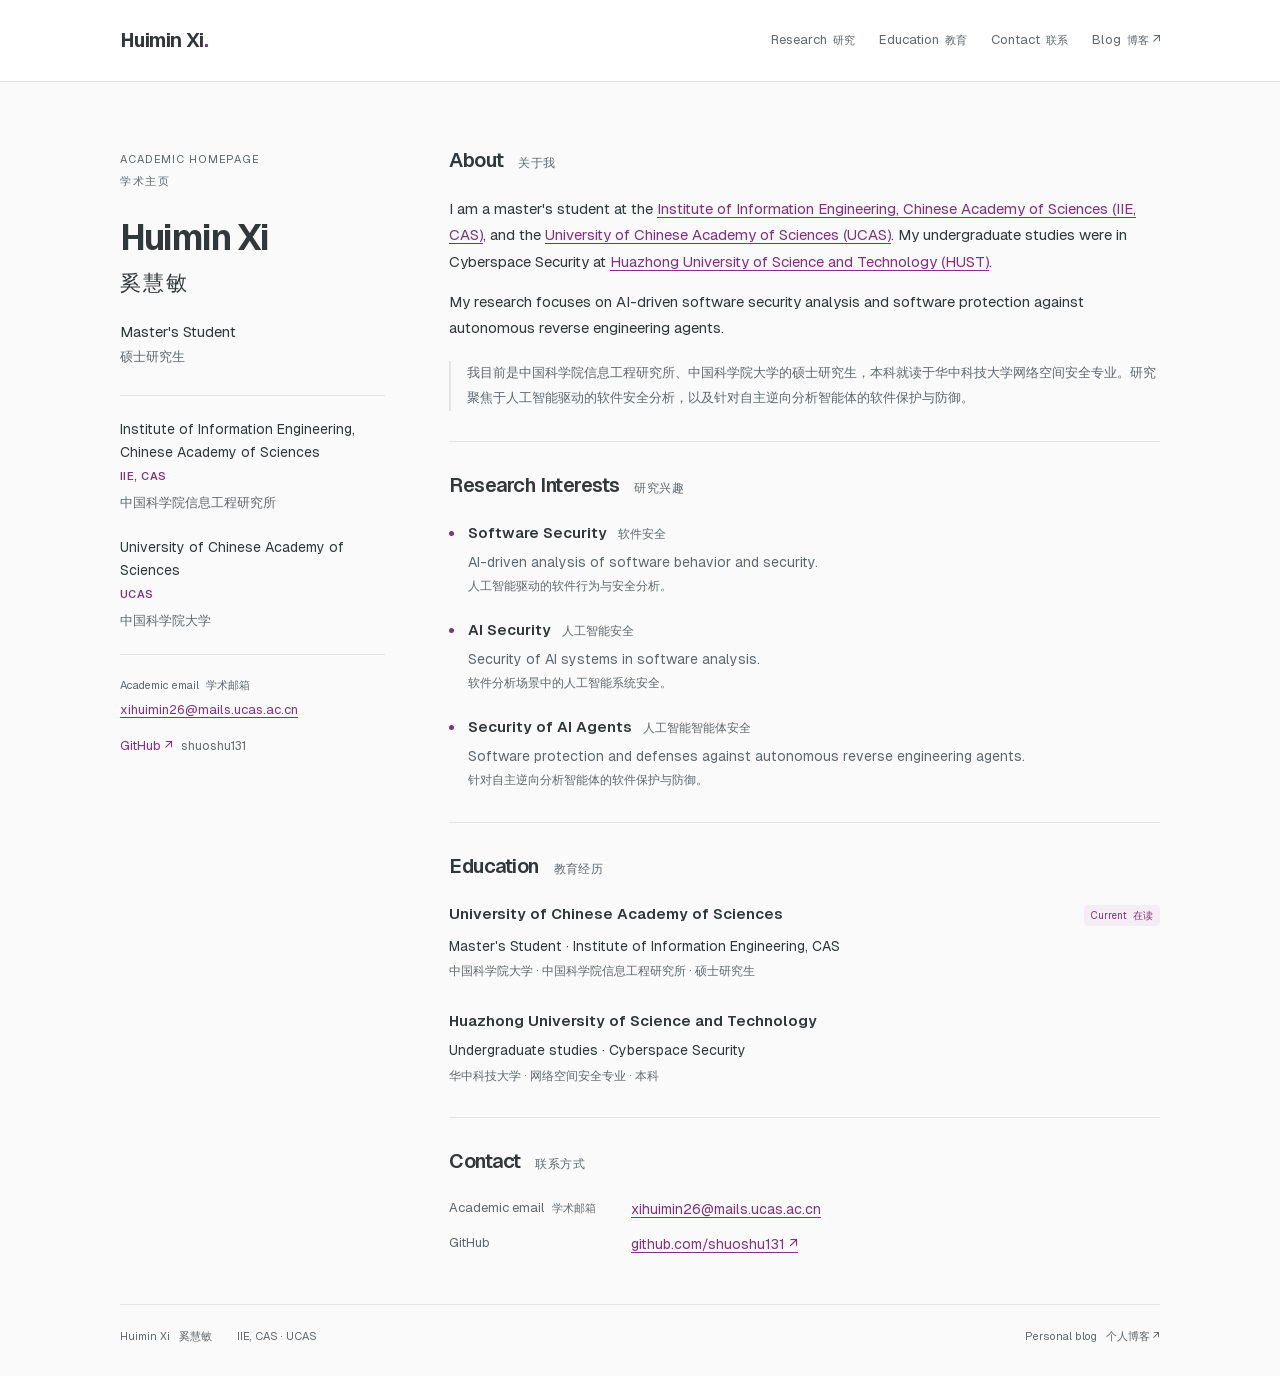
<file: academic/index.html>
<!DOCTYPE html>
<html lang="en">
<head>
  <meta charset="utf-8">
  <meta name="viewport" content="width=device-width, initial-scale=1">
  <title>Huimin Xi (奚慧敏) | IIE, CAS · UCAS</title>
  <meta name="description" content="Huimin Xi (奚慧敏), master's student at the Institute of Information Engineering, Chinese Academy of Sciences, and the University of Chinese Academy of Sciences. Research interests: software security, AI security, and security of AI agents.">
  <meta name="author" content="Huimin Xi">
  <meta name="robots" content="index,follow">
  <meta name="theme-color" content="#91278e">
  <meta name="color-scheme" content="light dark">
  <link rel="icon" href="/images/redefine-favicon.svg" type="image/svg+xml">
  <link rel="canonical" href="https://shuoshu131.github.io/academic/">
  <meta property="og:type" content="profile">
  <meta property="og:title" content="Huimin Xi (奚慧敏) | Academic Homepage">
  <meta property="og:description" content="Master's student at IIE, CAS / UCAS. Software security, AI security, and security of AI agents.">
  <meta property="og:url" content="https://shuoshu131.github.io/academic/">
  <meta property="og:site_name" content="Huimin Xi">
  <meta property="og:locale" content="en_US">
  <meta property="og:locale:alternate" content="zh_CN">
  <meta name="twitter:card" content="summary">
  <link rel="stylesheet" href="/fonts/Geist/geist.css">
  <link rel="stylesheet" href="/academic/styles.css">
  <script type="application/ld+json">
  {
    "@context": "https://schema.org",
    "@type": "Person",
    "name": "Huimin Xi",
    "alternateName": "奚慧敏",
    "url": "https://shuoshu131.github.io/academic/",
    "email": "mailto:xihuimin26@mails.ucas.ac.cn",
    "jobTitle": "Master's Student",
    "affiliation": [
      {"@type": "Organization", "name": "Institute of Information Engineering, Chinese Academy of Sciences", "url": "https://www.iie.ac.cn/"},
      {"@type": "CollegeOrUniversity", "name": "University of Chinese Academy of Sciences", "url": "https://www.ucas.ac.cn/"}
    ],
    "alumniOf": {"@type": "CollegeOrUniversity", "name": "Huazhong University of Science and Technology", "url": "https://www.hust.edu.cn/"},
    "knowsAbout": ["Software Security", "AI Security", "Security of AI Agents"],
    "sameAs": ["https://github.com/shuoshu131"]
  }
  </script>
</head>
<body>
  <a class="skip-link" href="#main">Skip to content <span lang="zh-CN">跳至正文</span></a>
  <header class="site-header">
    <div class="header-inner">
      <a class="site-name" href="/academic/" aria-label="Huimin Xi, academic homepage">Huimin Xi<span class="name-dot" aria-hidden="true">.</span></a>
      <nav aria-label="Main navigation">
        <a href="#research">Research <span lang="zh-CN">研究</span></a>
        <a href="#education">Education <span lang="zh-CN">教育</span></a>
        <a href="#contact">Contact <span lang="zh-CN">联系</span></a>
        <a href="/">Blog <span lang="zh-CN">博客</span> <span aria-hidden="true">↗</span></a>
      </nav>
    </div>
  </header>

  <div class="page-layout">
    <aside class="profile" aria-labelledby="profile-name">
      <p class="eyebrow">Academic homepage <span lang="zh-CN">学术主页</span></p>
      <h1 id="profile-name">Huimin Xi <span class="chinese-name" lang="zh-CN">奚慧敏</span></h1>
      <p class="position">Master's Student <span class="translation" lang="zh-CN">硕士研究生</span></p>
      <div class="affiliations">
        <p><a href="https://www.iie.ac.cn/">Institute of Information Engineering,<br>Chinese Academy of Sciences</a><span class="abbreviation">IIE, CAS</span><span class="translation" lang="zh-CN">中国科学院信息工程研究所</span></p>
        <p><a href="https://www.ucas.ac.cn/">University of Chinese Academy of Sciences</a><span class="abbreviation">UCAS</span><span class="translation" lang="zh-CN">中国科学院大学</span></p>
      </div>
      <div class="profile-links">
        <p class="small-label">Academic email <span lang="zh-CN">学术邮箱</span></p>
        <a class="email" href="mailto:xihuimin26@mails.ucas.ac.cn">xihuimin26@mails.ucas.ac.cn</a>
        <a class="github-link" href="https://github.com/shuoshu131">GitHub <span aria-hidden="true">↗</span> <span class="muted">shuoshu131</span></a>
      </div>
    </aside>

    <main id="main" tabindex="-1">
      <section class="about" aria-labelledby="about-heading">
        <h2 id="about-heading">About <span lang="zh-CN">关于我</span></h2>
        <p>I am a master's student at the <a href="https://www.iie.ac.cn/">Institute of Information Engineering, Chinese Academy of Sciences (IIE, CAS)</a>, and the <a href="https://www.ucas.ac.cn/">University of Chinese Academy of Sciences (UCAS)</a>. My undergraduate studies were in Cyberspace Security at <a href="https://www.hust.edu.cn/">Huazhong University of Science and Technology (HUST)</a>.</p>
        <p>My research focuses on AI-driven software security analysis and software protection against autonomous reverse engineering agents.</p>
        <p class="chinese-summary" lang="zh-CN">我目前是中国科学院信息工程研究所、中国科学院大学的硕士研究生，本科就读于华中科技大学网络空间安全专业。研究聚焦于人工智能驱动的软件安全分析，以及针对自主逆向分析智能体的软件保护与防御。</p>
      </section>

      <section id="research" aria-labelledby="research-heading">
        <h2 id="research-heading">Research Interests <span lang="zh-CN">研究兴趣</span></h2>
        <ul class="interests">
          <li><h3>Software Security <span lang="zh-CN">软件安全</span></h3><p>AI-driven analysis of software behavior and security.<span class="translation" lang="zh-CN">人工智能驱动的软件行为与安全分析。</span></p></li>
          <li><h3>AI Security <span lang="zh-CN">人工智能安全</span></h3><p>Security of AI systems in software analysis.<span class="translation" lang="zh-CN">软件分析场景中的人工智能系统安全。</span></p></li>
          <li><h3>Security of AI Agents <span lang="zh-CN">人工智能智能体安全</span></h3><p>Software protection and defenses against autonomous reverse engineering agents.<span class="translation" lang="zh-CN">针对自主逆向分析智能体的软件保护与防御。</span></p></li>
        </ul>
      </section>

      <section id="education" aria-labelledby="education-heading">
        <h2 id="education-heading">Education <span lang="zh-CN">教育经历</span></h2>
        <div class="education-entry">
          <div class="education-heading"><h3>University of Chinese Academy of Sciences</h3><span class="status">Current <span lang="zh-CN">在读</span></span></div>
          <p>Master's Student · Institute of Information Engineering, CAS</p>
          <p class="translation" lang="zh-CN">中国科学院大学 · 中国科学院信息工程研究所 · 硕士研究生</p>
        </div>
        <div class="education-entry">
          <h3>Huazhong University of Science and Technology</h3>
          <p>Undergraduate studies · Cyberspace Security</p>
          <p class="translation" lang="zh-CN">华中科技大学 · 网络空间安全专业 · 本科</p>
        </div>
      </section>

      <section id="contact" aria-labelledby="contact-heading">
        <h2 id="contact-heading">Contact <span lang="zh-CN">联系方式</span></h2>
        <dl class="contact-list">
          <div><dt>Academic email <span lang="zh-CN">学术邮箱</span></dt><dd><a class="email" href="mailto:xihuimin26@mails.ucas.ac.cn">xihuimin26@mails.ucas.ac.cn</a></dd></div>
          <div><dt>GitHub</dt><dd><a href="https://github.com/shuoshu131">github.com/shuoshu131 <span aria-hidden="true">↗</span></a></dd></div>
        </dl>
      </section>
    </main>
  </div>

  <footer class="site-footer"><span>Huimin Xi <span lang="zh-CN">奚慧敏</span></span><span>IIE, CAS · UCAS</span><a href="/">Personal blog <span lang="zh-CN">个人博客</span> <span aria-hidden="true">↗</span></a></footer>
</body>
</html>
</file>
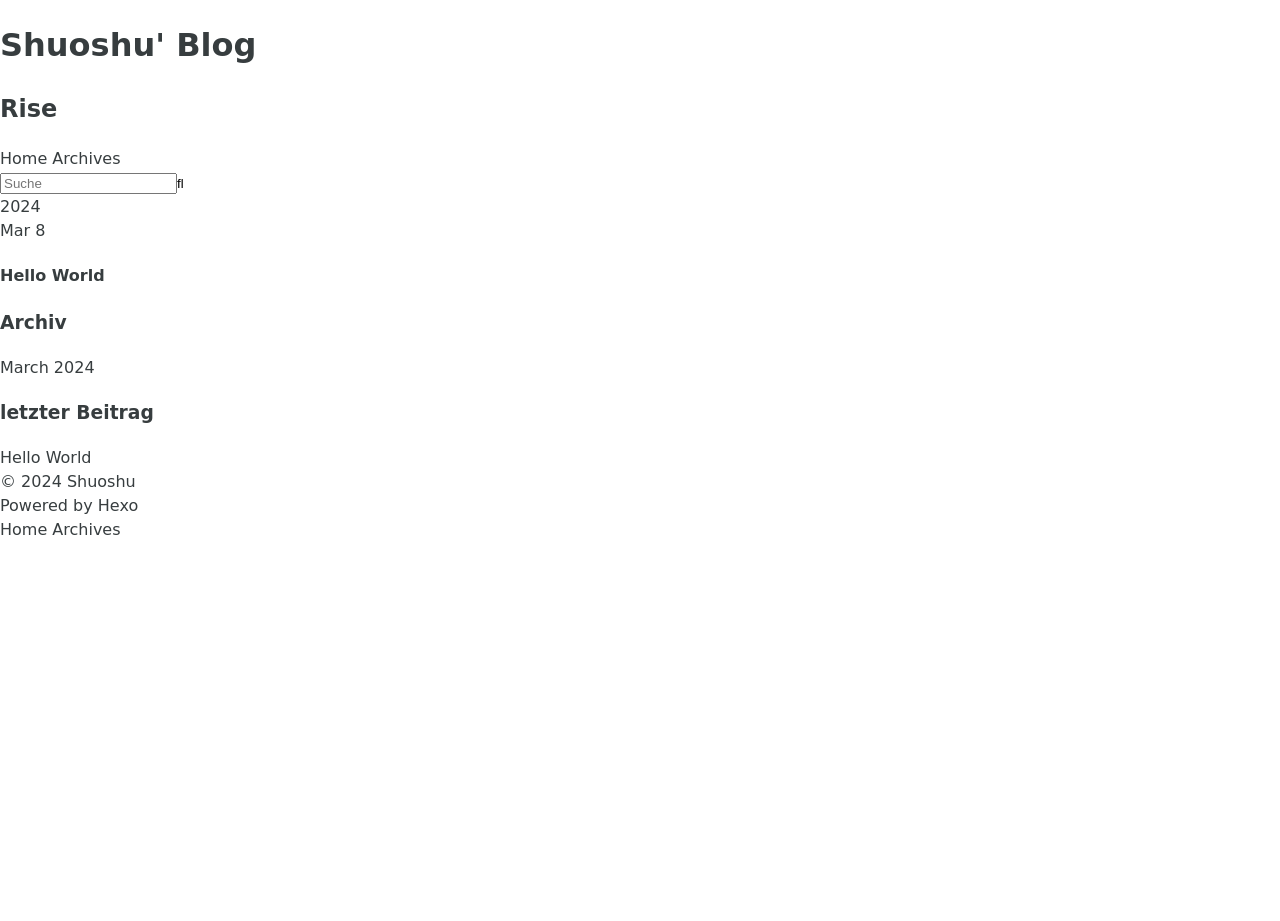
<file: archives/2024/03/index.html>
<!DOCTYPE html>
<html>
<head>
  <meta charset="utf-8">
  
  
  <title>Archiv: 2024/3 | Shuoshu&#39; Blog</title>
  <meta name="viewport" content="width=device-width, initial-scale=1, shrink-to-fit=no">
  <meta property="og:type" content="website">
<meta property="og:title" content="Shuoshu&#39; Blog">
<meta property="og:url" content="http://example.com/archives/2024/03/index.html">
<meta property="og:site_name" content="Shuoshu&#39; Blog">
<meta property="og:locale">
<meta property="article:author" content="Shuoshu">
<meta name="twitter:card" content="summary">
  
    <link rel="alternate" href="/atom.xml" title="Shuoshu' Blog" type="application/atom+xml">
  
  
    <link rel="shortcut icon" href="/favicon.png">
  
  
  
<link rel="stylesheet" href="/css/style.css">

  
    
<link rel="stylesheet" href="/fancybox/jquery.fancybox.min.css">

  
  
<meta name="generator" content="Hexo 7.1.1"></head>

<body>
  <div id="container">
    <div id="wrap">
      <header id="header">
  <div id="banner"></div>
  <div id="header-outer" class="outer">
    <div id="header-title" class="inner">
      <h1 id="logo-wrap">
        <a href="/" id="logo">Shuoshu&#39; Blog</a>
      </h1>
      
        <h2 id="subtitle-wrap">
          <a href="/" id="subtitle">Rise</a>
        </h2>
      
    </div>
    <div id="header-inner" class="inner">
      <nav id="main-nav">
        <a id="main-nav-toggle" class="nav-icon"><span class="fa fa-bars"></span></a>
        
          <a class="main-nav-link" href="/">Home</a>
        
          <a class="main-nav-link" href="/archives">Archives</a>
        
      </nav>
      <nav id="sub-nav">
        
        
          <a class="nav-icon" href="/atom.xml" title="RSS Feed"><span class="fa fa-rss"></span></a>
        
        <a class="nav-icon nav-search-btn" title="Suche"><span class="fa fa-search"></span></a>
      </nav>
      <div id="search-form-wrap">
        <form action="//google.com/search" method="get" accept-charset="UTF-8" class="search-form"><input type="search" name="q" class="search-form-input" placeholder="Suche"><button type="submit" class="search-form-submit">&#xF002;</button><input type="hidden" name="sitesearch" value="http://example.com"></form>
      </div>
    </div>
  </div>
</header>

      <div class="outer">
        <section id="main">
  
  
    
    
      
      
      <section class="archives-wrap">
        <div class="archive-year-wrap">
          <a href="/archives/2024" class="archive-year">2024</a>
        </div>
        <div class="archives">
    
    <article class="archive-article archive-type-post">
  <div class="archive-article-inner">
    <header class="archive-article-header">
      <a href="/2024/03/08/hello-world/" class="archive-article-date">
  <time class="dt-published" datetime="2024-03-08T09:09:36.701Z" itemprop="datePublished">Mar 8</time>
</a>
      
  
    <h1 itemprop="name">
      <a class="archive-article-title" href="/2024/03/08/hello-world/">Hello World</a>
    </h1>
  

    </header>
  </div>
</article>
  
  
    </div></section>
  


</section>
        
          <aside id="sidebar">
  
    

  
    

  
    
  
    
  <div class="widget-wrap">
    <h3 class="widget-title">Archiv</h3>
    <div class="widget">
      <ul class="archive-list"><li class="archive-list-item"><a class="archive-list-link" href="/archives/2024/03/">March 2024</a></li></ul>
    </div>
  </div>


  
    
  <div class="widget-wrap">
    <h3 class="widget-title">letzter Beitrag</h3>
    <div class="widget">
      <ul>
        
          <li>
            <a href="/2024/03/08/hello-world/">Hello World</a>
          </li>
        
      </ul>
    </div>
  </div>

  
</aside>
        
      </div>
      <footer id="footer">
  
  <div class="outer">
    <div id="footer-info" class="inner">
      
      &copy; 2024 Shuoshu<br>
      Powered by <a href="https://hexo.io/" target="_blank">Hexo</a>
    </div>
  </div>
</footer>

    </div>
    <nav id="mobile-nav">
  
    <a href="/" class="mobile-nav-link">Home</a>
  
    <a href="/archives" class="mobile-nav-link">Archives</a>
  
</nav>
    


<script src="/js/jquery-3.6.4.min.js"></script>



  
<script src="/fancybox/jquery.fancybox.min.js"></script>




<script src="/js/script.js"></script>





  </div>
</body>
</html>
</file>
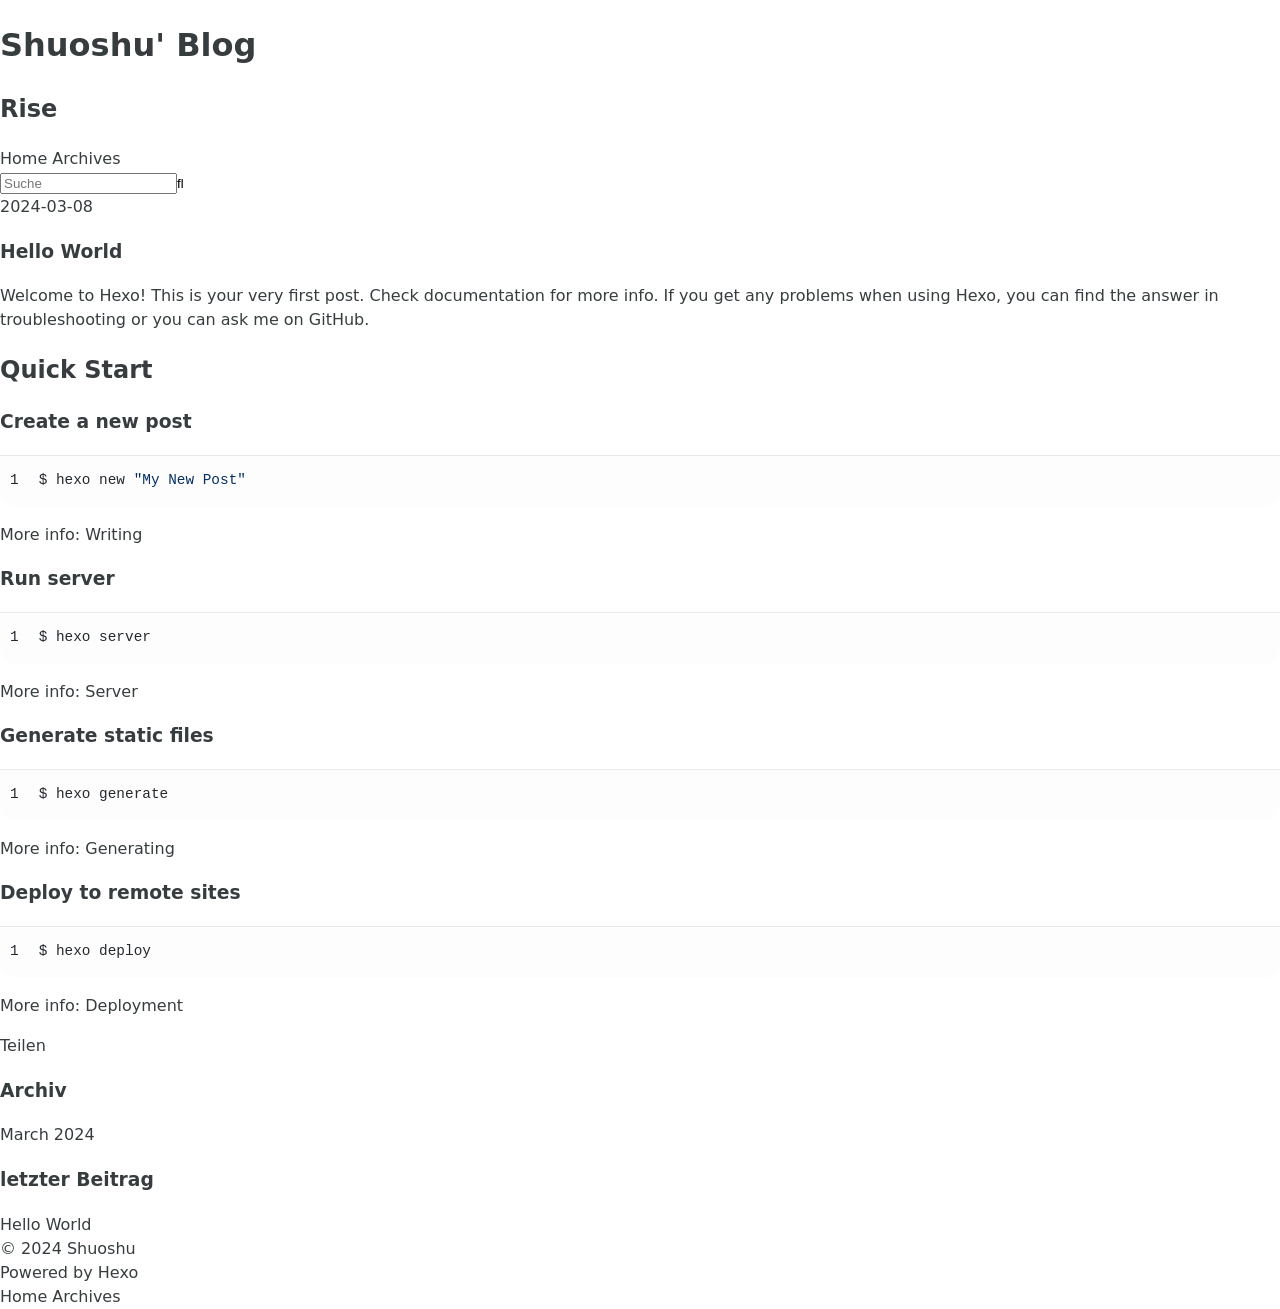
<file: 2024/03/08/hello-world/index.html>
<!DOCTYPE html>
<html>
<head>
  <meta charset="utf-8">
  
  
  <title>Hello World | Shuoshu&#39; Blog</title>
  <meta name="viewport" content="width=device-width, initial-scale=1, shrink-to-fit=no">
  <meta name="description" content="Welcome to Hexo! This is your very first post. Check documentation for more info. If you get any problems when using Hexo, you can find the answer in troubleshooting or you can ask me on GitHub. Quick">
<meta property="og:type" content="article">
<meta property="og:title" content="Hello World">
<meta property="og:url" content="http://example.com/2024/03/08/hello-world/index.html">
<meta property="og:site_name" content="Shuoshu&#39; Blog">
<meta property="og:description" content="Welcome to Hexo! This is your very first post. Check documentation for more info. If you get any problems when using Hexo, you can find the answer in troubleshooting or you can ask me on GitHub. Quick">
<meta property="og:locale">
<meta property="article:published_time" content="2024-03-08T09:09:36.701Z">
<meta property="article:modified_time" content="2024-03-08T09:09:36.701Z">
<meta property="article:author" content="Shuoshu">
<meta name="twitter:card" content="summary">
  
    <link rel="alternate" href="/atom.xml" title="Shuoshu' Blog" type="application/atom+xml">
  
  
    <link rel="shortcut icon" href="/favicon.png">
  
  
  
<link rel="stylesheet" href="/css/style.css">

  
    
<link rel="stylesheet" href="/fancybox/jquery.fancybox.min.css">

  
  
<meta name="generator" content="Hexo 7.1.1"></head>

<body>
  <div id="container">
    <div id="wrap">
      <header id="header">
  <div id="banner"></div>
  <div id="header-outer" class="outer">
    <div id="header-title" class="inner">
      <h1 id="logo-wrap">
        <a href="/" id="logo">Shuoshu&#39; Blog</a>
      </h1>
      
        <h2 id="subtitle-wrap">
          <a href="/" id="subtitle">Rise</a>
        </h2>
      
    </div>
    <div id="header-inner" class="inner">
      <nav id="main-nav">
        <a id="main-nav-toggle" class="nav-icon"><span class="fa fa-bars"></span></a>
        
          <a class="main-nav-link" href="/">Home</a>
        
          <a class="main-nav-link" href="/archives">Archives</a>
        
      </nav>
      <nav id="sub-nav">
        
        
          <a class="nav-icon" href="/atom.xml" title="RSS Feed"><span class="fa fa-rss"></span></a>
        
        <a class="nav-icon nav-search-btn" title="Suche"><span class="fa fa-search"></span></a>
      </nav>
      <div id="search-form-wrap">
        <form action="//google.com/search" method="get" accept-charset="UTF-8" class="search-form"><input type="search" name="q" class="search-form-input" placeholder="Suche"><button type="submit" class="search-form-submit">&#xF002;</button><input type="hidden" name="sitesearch" value="http://example.com"></form>
      </div>
    </div>
  </div>
</header>

      <div class="outer">
        <section id="main"><article id="post-hello-world" class="h-entry article article-type-post" itemprop="blogPost" itemscope itemtype="https://schema.org/BlogPosting">
  <div class="article-meta">
    <a href="/2024/03/08/hello-world/" class="article-date">
  <time class="dt-published" datetime="2024-03-08T09:09:36.701Z" itemprop="datePublished">2024-03-08</time>
</a>
    
  </div>
  <div class="article-inner">
    
    
      <header class="article-header">
        
  
    <h1 class="p-name article-title" itemprop="headline name">
      Hello World
    </h1>
  

      </header>
    
    <div class="e-content article-entry" itemprop="articleBody">
      
        <p>Welcome to <a target="_blank" rel="noopener" href="https://hexo.io/">Hexo</a>! This is your very first post. Check <a target="_blank" rel="noopener" href="https://hexo.io/docs/">documentation</a> for more info. If you get any problems when using Hexo, you can find the answer in <a target="_blank" rel="noopener" href="https://hexo.io/docs/troubleshooting.html">troubleshooting</a> or you can ask me on <a target="_blank" rel="noopener" href="https://github.com/hexojs/hexo/issues">GitHub</a>.</p>
<h2 id="Quick-Start"><a href="#Quick-Start" class="headerlink" title="Quick Start"></a>Quick Start</h2><h3 id="Create-a-new-post"><a href="#Create-a-new-post" class="headerlink" title="Create a new post"></a>Create a new post</h3><figure class="highlight bash"><table><tr><td class="gutter"><pre><span class="line">1</span><br></pre></td><td class="code"><pre><span class="line">$ hexo new <span class="string">&quot;My New Post&quot;</span></span><br></pre></td></tr></table></figure>

<p>More info: <a target="_blank" rel="noopener" href="https://hexo.io/docs/writing.html">Writing</a></p>
<h3 id="Run-server"><a href="#Run-server" class="headerlink" title="Run server"></a>Run server</h3><figure class="highlight bash"><table><tr><td class="gutter"><pre><span class="line">1</span><br></pre></td><td class="code"><pre><span class="line">$ hexo server</span><br></pre></td></tr></table></figure>

<p>More info: <a target="_blank" rel="noopener" href="https://hexo.io/docs/server.html">Server</a></p>
<h3 id="Generate-static-files"><a href="#Generate-static-files" class="headerlink" title="Generate static files"></a>Generate static files</h3><figure class="highlight bash"><table><tr><td class="gutter"><pre><span class="line">1</span><br></pre></td><td class="code"><pre><span class="line">$ hexo generate</span><br></pre></td></tr></table></figure>

<p>More info: <a target="_blank" rel="noopener" href="https://hexo.io/docs/generating.html">Generating</a></p>
<h3 id="Deploy-to-remote-sites"><a href="#Deploy-to-remote-sites" class="headerlink" title="Deploy to remote sites"></a>Deploy to remote sites</h3><figure class="highlight bash"><table><tr><td class="gutter"><pre><span class="line">1</span><br></pre></td><td class="code"><pre><span class="line">$ hexo deploy</span><br></pre></td></tr></table></figure>

<p>More info: <a target="_blank" rel="noopener" href="https://hexo.io/docs/one-command-deployment.html">Deployment</a></p>

      
    </div>
    <footer class="article-footer">
      <a data-url="http://example.com/2024/03/08/hello-world/" data-id="cltigvv6900009g3m1o7w0fw8" data-title="Hello World" class="article-share-link"><span class="fa fa-share">Teilen</span></a>
      
      
      
    </footer>
  </div>
  
    
  
</article>


</section>
        
          <aside id="sidebar">
  
    

  
    

  
    
  
    
  <div class="widget-wrap">
    <h3 class="widget-title">Archiv</h3>
    <div class="widget">
      <ul class="archive-list"><li class="archive-list-item"><a class="archive-list-link" href="/archives/2024/03/">March 2024</a></li></ul>
    </div>
  </div>


  
    
  <div class="widget-wrap">
    <h3 class="widget-title">letzter Beitrag</h3>
    <div class="widget">
      <ul>
        
          <li>
            <a href="/2024/03/08/hello-world/">Hello World</a>
          </li>
        
      </ul>
    </div>
  </div>

  
</aside>
        
      </div>
      <footer id="footer">
  
  <div class="outer">
    <div id="footer-info" class="inner">
      
      &copy; 2024 Shuoshu<br>
      Powered by <a href="https://hexo.io/" target="_blank">Hexo</a>
    </div>
  </div>
</footer>

    </div>
    <nav id="mobile-nav">
  
    <a href="/" class="mobile-nav-link">Home</a>
  
    <a href="/archives" class="mobile-nav-link">Archives</a>
  
</nav>
    


<script src="/js/jquery-3.6.4.min.js"></script>



  
<script src="/fancybox/jquery.fancybox.min.js"></script>




<script src="/js/script.js"></script>





  </div>
</body>
</html>
</file>
<file: fonts/Geist/geist.css>
/*
 * Geist Variable v1.3.0
 * By Vercel
 */

@font-face {
    font-family: 'Geist Variable';
    src: local('Geist Variable'),
    local('GeistVariable'),
    url('GeistVF.woff2') format('woff2'),
    url('GeistVF.woff') format('woff'),
    url('GeistVF.ttf') format('truetype');
    font-weight: 200 700;
    font-display: swap;
    font-style: normal;
}
</file>
<file: academic/styles.css>
:root {
  color-scheme: light dark;
  --background: #fafafa;
  --surface: #ffffff;
  --text: #323739;
  --muted: #61686d;
  --accent: #81317e;
  --border: #e5e3e7;
  --tint: #f4eef4;
  font-family: "Geist Variable", -apple-system, BlinkMacSystemFont, "Segoe UI", "PingFang SC", "Microsoft YaHei", sans-serif;
  font-synthesis: none;
  line-height: 1.75;
  scroll-padding-top: 2rem;
}

* { box-sizing: border-box; }
body { margin: 0; background: var(--background); color: var(--text); font-size: 15px; }
a { color: var(--accent); text-underline-offset: 0.2em; text-decoration-thickness: 1px; }
a:hover { text-decoration: underline; }
a:focus-visible { outline: 2px solid var(--accent); outline-offset: 5px; border-radius: 2px; }
::selection { background: var(--tint); color: var(--accent); }
.skip-link { position: absolute; left: 1rem; top: -8rem; z-index: 5; padding: 0.6rem 1rem; background: var(--surface); }
.skip-link:focus { top: 0.5rem; }
.site-header { border-bottom: 1px solid var(--border); background: var(--surface); }
.header-inner { max-width: 1120px; margin: 0 auto; padding: 23px 40px; display: flex; align-items: center; justify-content: space-between; gap: 24px; }
.site-name { color: var(--text); font-size: 20px; font-weight: 650; letter-spacing: -0.6px; text-decoration: none; white-space: nowrap; }
.name-dot { color: var(--accent); }
nav { display: flex; flex-wrap: wrap; gap: 24px; }
nav a { color: var(--muted); font-size: 13px; text-decoration: none; }
nav a span[lang] { font-size: 11px; margin-left: 3px; }
.page-layout { max-width: 1120px; margin: 0 auto; padding: 64px 40px 48px; display: grid; grid-template-columns: 265px minmax(0, 1fr); gap: 64px; align-items: start; }
.profile { min-width: 0; padding-top: 4px; }
.eyebrow { margin: 0 0 23px; font-size: 11px; color: var(--muted); letter-spacing: 0.08em; text-transform: uppercase; }
.eyebrow span { display: block; font-size: 11px; letter-spacing: 0.15em; margin-top: 3px; }
h1 { margin: 0; font-size: 36px; font-weight: 650; line-height: 1.25; letter-spacing: -1.5px; }
.chinese-name { display: block; margin-top: 10px; font-size: 21px; font-weight: 450; letter-spacing: 0.1em; }
.position { margin-top: 23px; font-size: 15px; }
.translation { display: block; font-size: 13px; line-height: 1.8; color: var(--muted); }
.affiliations { margin-top: 27px; padding-top: 22px; border-top: 1px solid var(--border); font-size: 14px; line-height: 1.6; }
.affiliations p { margin: 0 0 22px; }
.affiliations a { color: var(--text); text-decoration: none; }
.abbreviation { display: block; color: var(--accent); font-size: 11px; font-weight: 550; letter-spacing: 0.04em; margin: 5px 0; }
.profile-links { padding-top: 21px; border-top: 1px solid var(--border); font-size: 13px; }
.small-label { margin: 0 0 4px; font-size: 11px; color: var(--muted); }
.small-label span { margin-left: 4px; }
.email { overflow-wrap: anywhere; }
.github-link { display: block; width: fit-content; margin-top: 13px; text-decoration: none; }
.muted { color: var(--muted); margin-left: 6px; font-size: 12px; }
main { min-width: 0; }
section { padding-top: 29px; margin-top: 30px; border-top: 1px solid var(--border); scroll-margin-top: 2rem; }
section.about { padding-top: 0; margin-top: 0; border-top: 0; }
h2 { font-size: 20px; letter-spacing: -0.45px; font-weight: 600; line-height: 1.4; margin: 0 0 22px; }
h2 span { color: var(--muted); font-size: 12px; font-weight: 400; letter-spacing: 0.04em; margin-left: 10px; white-space: nowrap; }
p { margin: 0 0 14px; }
.chinese-summary { color: var(--muted); font-size: 13px; line-height: 1.9; margin-top: 20px; padding-left: 16px; border-left: 2px solid var(--border); }
.interests { list-style: none; padding: 0; margin: 0; }
.interests li { position: relative; padding-left: 19px; margin-top: 20px; }
.interests li::before { content: ""; position: absolute; top: 10px; left: 0; width: 5px; height: 5px; border-radius: 50%; background: var(--accent); }
h3 { font-size: 15px; font-weight: 600; line-height: 1.6; margin: 0 0 5px; }
h3 span { color: var(--muted); font-size: 12px; font-weight: 400; margin-left: 7px; }
.interests p { color: var(--muted); font-size: 14px; margin: 0; }
.interests .translation { font-size: 12px; margin-top: 2px; }
.education-entry + .education-entry { margin-top: 26px; }
.education-heading { display: flex; align-items: baseline; gap: 12px; justify-content: space-between; }
.status { flex-shrink: 0; color: var(--accent); background: var(--tint); border-radius: 4px; padding: 2px 7px; font-size: 10px; line-height: 1.7; }
.status span { margin-left: 3px; }
.education-entry p { margin: 3px 0 0; font-size: 14px; }
.education-entry p.translation { font-size: 12px; }
.contact-list { margin: 0; }
.contact-list > div { display: grid; grid-template-columns: 170px minmax(0, 1fr); gap: 12px; margin-top: 10px; }
dt { color: var(--muted); font-size: 13px; }
dt span { margin-left: 4px; font-size: 11px; }
dd { margin: 0; font-size: 14px; overflow-wrap: anywhere; }
.site-footer { max-width: 1040px; margin: 0 auto; padding: 22px 0 30px; border-top: 1px solid var(--border); display: flex; flex-wrap: wrap; gap: 12px 25px; color: var(--muted); font-size: 11px; }
.site-footer span[lang] { margin-left: 6px; }
.site-footer a { margin-left: auto; color: var(--muted); text-decoration: none; }

@media (prefers-color-scheme: dark) {
  :root { --background: #202124; --surface: #242529; --text: #d2d2d7; --muted: #a7a7b2; --accent: #d4a0d1; --border: #3a3a41; --tint: #382b38; }
}

@media (max-width: 900px) {
  .header-inner { padding: 20px 28px; }
  .page-layout { padding: 45px 28px 35px; gap: 36px; grid-template-columns: 235px minmax(0, 1fr); }
  nav { gap: 16px; }
  nav a span[lang] { display: none; }
  .education-heading { flex-wrap: wrap; gap: 5px; margin-bottom: 6px; }
  .contact-list > div { grid-template-columns: 1fr; gap: 1px; margin-top: 14px; }
  .site-footer { margin: 0 28px; }
}

@media (max-width: 640px) {
  .header-inner { padding: 17px 22px; align-items: flex-start; flex-direction: column; gap: 10px; }
  nav { width: 100%; justify-content: space-between; gap: 10px; }
  nav a { font-size: 12px; padding: 3px 0; }
  .page-layout { display: block; padding: 34px 22px 32px; }
  .eyebrow { margin-bottom: 18px; }
  .eyebrow span { display: inline; margin-left: 8px; }
  h1 { font-size: 34px; }
  .chinese-name { display: inline-block; margin: 0 0 0 12px; font-size: 20px; }
  .position { margin-top: 15px; }
  .position .translation { display: inline; margin-left: 8px; }
  .affiliations { margin-top: 21px; }
  .affiliations p { margin-bottom: 18px; }
  .profile-links { padding-top: 17px; }
  .profile { padding-bottom: 30px; margin-bottom: 30px; border-bottom: 1px solid var(--border); }
  h2 { font-size: 19px; }
  h2 span { margin-left: 7px; }
  section { margin-top: 26px; padding-top: 25px; }
  h3 span { display: block; margin: 1px 0 0; }
  .site-footer { margin: 0 22px; gap: 8px 18px; }
  .site-footer a { margin-left: 0; }
}

@media print {
  :root { color-scheme: light; --background: #fff; --surface: #fff; --text: #202124; --muted: #555; --accent: #632660; --border: #ddd; --tint: #f5f5f5; }
  body { font-size: 11px; }
  .site-header, .skip-link, .site-footer { display: none; }
  .page-layout { display: grid; grid-template-columns: 210px minmax(0, 1fr); gap: 30px; padding: 10px; }
  h1 { font-size: 28px; }
  h2 { font-size: 17px; }
  section { margin-top: 18px; padding-top: 17px; }
  .education-entry, .interests li { break-inside: avoid; }
  a { text-decoration: none; }
}
</file>
<file: css/style.css>
@tailwind base;
@tailwind components;
@tailwind utilities;
.title-hover-animation {
  display: inline-block;
  position: relative;
  border-bottom: none;
  line-height: 1.3;
  vertical-align: top;
  color: var(--second-text-color);
}
.title-hover-animation::before {
  content: '';
  position: absolute;
  width: 100%;
  height: 2px;
  bottom: -4px;
  left: 0;
  background-color: var(--second-text-color);
  visibility: hidden;
  transform: scaleX(0);
  transition-property: color, background, box-shadow, border-color, visibility, transform;
  transition-delay: 0s, 0s, 0s, 0s, 0s, 0s;
  transition-duration: 0.2s, 0.2s, 0.2s, 0.2s, 0.2s, 0.2s;
  transition-timing-function: ease, ease, ease, ease, ease-in-out, ease-in-out;
}
@-moz-keyframes fade-in-down {
  0% {
    opacity: 0;
    transform: translateY(-50px);
  }
  100% {
    opacity: 1;
    transform: translateY(0);
  }
}
@-webkit-keyframes fade-in-down {
  0% {
    opacity: 0;
    transform: translateY(-50px);
  }
  100% {
    opacity: 1;
    transform: translateY(0);
  }
}
@-o-keyframes fade-in-down {
  0% {
    opacity: 0;
    transform: translateY(-50px);
  }
  100% {
    opacity: 1;
    transform: translateY(0);
  }
}
@keyframes fade-in-down {
  0% {
    opacity: 0;
    transform: translateY(-50px);
  }
  100% {
    opacity: 1;
    transform: translateY(0);
  }
}
@-moz-keyframes icon-animate {
  0%, 100% {
    transform: scale(1);
  }
  10%, 30% {
    transform: scale(0.88);
  }
  20%, 40%, 60%, 80% {
    transform: scale(1.08);
  }
  50%, 70% {
    transform: scale(1.08);
  }
}
@-webkit-keyframes icon-animate {
  0%, 100% {
    transform: scale(1);
  }
  10%, 30% {
    transform: scale(0.88);
  }
  20%, 40%, 60%, 80% {
    transform: scale(1.08);
  }
  50%, 70% {
    transform: scale(1.08);
  }
}
@-o-keyframes icon-animate {
  0%, 100% {
    transform: scale(1);
  }
  10%, 30% {
    transform: scale(0.88);
  }
  20%, 40%, 60%, 80% {
    transform: scale(1.08);
  }
  50%, 70% {
    transform: scale(1.08);
  }
}
@keyframes icon-animate {
  0%, 100% {
    transform: scale(1);
  }
  10%, 30% {
    transform: scale(0.88);
  }
  20%, 40%, 60%, 80% {
    transform: scale(1.08);
  }
  50%, 70% {
    transform: scale(1.08);
  }
}
:root {
  --background-color: #fff;
  --background-color-transparent: rgba(255,255,255,0.6);
  --background-color-transparent-15: rgba(255,255,255,0.15);
  --background-color-transparent-40: rgba(255,255,255,0.4);
  --background-color-transparent-80: rgba(255,255,255,0.8);
  --second-background-color: #fafafa;
  --third-background-color: #f7f7f7;
  --third-background-color-transparent: rgba(241,241,241,0.6);
  --primary-color: #91278e;
  --first-text-color: #323739;
  --second-text-color: #343a3c;
  --third-text-color: #5c6669;
  --fourth-text-color: #eaeced;
  --default-text-color: #373d3f;
  --invert-text-color: #bebec6;
  --border-color: rgba(0,0,0,0.08);
  --selection-color: #ab2ea7;
  --shadow-color-1: rgba(0,0,0,0.08);
  --shadow-color-2: rgba(0,0,0,0.05);
  --shadow-hover-color: rgba(0,0,0,0.28);
  --scrollbar-color: #c1c1c1;
  --scrollbar-color-hover: #a1a1a1;
  --scroll-bar-bg-color: #fafafa;
  --link-color: #323739;
  --copyright-info-color: #c03;
  --avatar-background-color: #06c;
  --pjax-progress-bar-color: linear-gradient(45deg, #f10006, #ef5b00, #e59c01, #19ca05, #00cab5, #0264c8, #c303c3);
  --archive-timeline-last-child-color: linear-gradient(to bottom, #e8e8e8 60%, rgba(0,0,0,0) 100%) 1 100%;
  --note-blue-title-bg: #d6f7fb;
  --note-red-title-bg: #fde9e9;
  --note-cyan-title-bg: #e9fdf9;
  --note-green-title-bg: #e9fde9;
  --note-yellow-title-bg: #fdf9e9;
  --note-gray-title-bg: #f9f9f9;
  --note-type-title-bg: #fdf3e9;
  --note-black-title-bg: #e9e9e9;
  --note-purple-title-bg: #f9e9fd;
  --home-banner-text-color: #fff;
  --home-banner-icons-container-border-color: rgba(255,255,255,0.35);
  --home-banner-icons-container-background-color: rgba(255,255,255,0.3);
  --redefine-box-shadow: var(--shadow-color-2) 0px 6px 24px 0px, var(--shadow-color-1) 0px 0px 0px 1px;
  --redefine-box-shadow-hover: var(--shadow-color-2) 0px 6px 24px 0px, var(--shadow-color-1) 0px 0px 0px 1px, var(--shadow-color-1) 0px 0px 0px 1px inset;
  --redefine-box-shadow-flat: var(--shadow-color-2) 0px 1px 4px 0px, var(--shadow-color-1) 0px 0px 0px 1px;
  --redefine-box-shadow-flat-hover: var(--shadow-color-2) 0px 1px 4px 0px, var(--shadow-color-1) 0px 0px 0px 1px, var(--shadow-color-1) 0px 0px 0px 1px inset;
  --mermaid-theme: '';
}
@media (prefers-color-scheme: light) {
  :root {
    --background-color: #fff;
    --background-color-transparent: rgba(255,255,255,0.6);
    --background-color-transparent-15: rgba(255,255,255,0.15);
    --background-color-transparent-40: rgba(255,255,255,0.4);
    --background-color-transparent-80: rgba(255,255,255,0.8);
    --second-background-color: #fafafa;
    --third-background-color: #f7f7f7;
    --third-background-color-transparent: rgba(241,241,241,0.6);
    --primary-color: #91278e;
    --first-text-color: #323739;
    --second-text-color: #343a3c;
    --third-text-color: #5c6669;
    --fourth-text-color: #eaeced;
    --default-text-color: #373d3f;
    --invert-text-color: #bebec6;
    --border-color: rgba(0,0,0,0.08);
    --selection-color: #ab2ea7;
    --shadow-color-1: rgba(0,0,0,0.08);
    --shadow-color-2: rgba(0,0,0,0.05);
    --shadow-hover-color: rgba(0,0,0,0.28);
    --scrollbar-color: #c1c1c1;
    --scrollbar-color-hover: #a1a1a1;
    --scroll-bar-bg-color: #fafafa;
    --link-color: #323739;
    --copyright-info-color: #c03;
    --avatar-background-color: #06c;
    --pjax-progress-bar-color: linear-gradient(45deg, #f10006, #ef5b00, #e59c01, #19ca05, #00cab5, #0264c8, #c303c3);
    --archive-timeline-last-child-color: linear-gradient(to bottom, #e8e8e8 60%, rgba(0,0,0,0) 100%) 1 100%;
    --note-blue-title-bg: #d6f7fb;
    --note-red-title-bg: #fde9e9;
    --note-cyan-title-bg: #e9fdf9;
    --note-green-title-bg: #e9fde9;
    --note-yellow-title-bg: #fdf9e9;
    --note-gray-title-bg: #f9f9f9;
    --note-type-title-bg: #fdf3e9;
    --note-black-title-bg: #e9e9e9;
    --note-purple-title-bg: #f9e9fd;
    --home-banner-text-color: #fff;
    --home-banner-icons-container-border-color: rgba(255,255,255,0.35);
    --home-banner-icons-container-background-color: rgba(255,255,255,0.3);
    --redefine-box-shadow: var(--shadow-color-2) 0px 6px 24px 0px, var(--shadow-color-1) 0px 0px 0px 1px;
    --redefine-box-shadow-hover: var(--shadow-color-2) 0px 6px 24px 0px, var(--shadow-color-1) 0px 0px 0px 1px, var(--shadow-color-1) 0px 0px 0px 1px inset;
    --redefine-box-shadow-flat: var(--shadow-color-2) 0px 1px 4px 0px, var(--shadow-color-1) 0px 0px 0px 1px;
    --redefine-box-shadow-flat-hover: var(--shadow-color-2) 0px 1px 4px 0px, var(--shadow-color-1) 0px 0px 0px 1px, var(--shadow-color-1) 0px 0px 0px 1px inset;
    --mermaid-theme: '';
  }
}
@media (prefers-color-scheme: dark) {
  :root {
    --background-color: #202124;
    --background-color-transparent: rgba(32,33,36,0.4);
    --background-color-transparent-15: rgba(32,33,36,0.15);
    --background-color-transparent-40: rgba(32,33,36,0.4);
    --background-color-transparent-80: rgba(32,33,36,0.8);
    --second-background-color: #242529;
    --third-background-color: #292b2f;
    --third-background-color-transparent: rgba(32,33,36,0.6);
    --primary-color: #91278e;
    --first-text-color: #d2d2d7;
    --second-text-color: #cbcbd1;
    --third-text-color: #9595a2;
    --fourth-text-color: #242429;
    --default-text-color: #bebec6;
    --invert-text-color: #373d3f;
    --border-color: rgba(255,255,255,0.08);
    --selection-color: #ab2ea7;
    --shadow-color-1: rgba(255,255,255,0.08);
    --shadow-color-2: rgba(255,255,255,0.05);
    --shadow-hover-color: rgba(69,69,69,0.28);
    --scrollbar-color: #898989;
    --scrollbar-color-hover: #a1a1a1;
    --scroll-bar-bg-color: #2a2c30;
    --link-color: #c5c5cc;
    --copyright-info-color: #a30029;
    --avatar-background-color: #005cb8;
    --pjax-progress-bar-color: linear-gradient(45deg, #ea404a, #ea722f, #e9a71f, #67e559, #18ecec, #1b85f1, #ee1dee);
    --archive-timeline-last-child-color: linear-gradient(to bottom, #323232 60%, rgba(255,255,255,0) 100%) 1 100%;
    --note-blue-title-bg: #1e3e46;
    --note-red-title-bg: #4e1e1e;
    --note-cyan-title-bg: #1e4e4e;
    --note-green-title-bg: #1e4e1e;
    --note-yellow-title-bg: #4e4e1e;
    --note-gray-title-bg: #4e4e4e;
    --note-type-title-bg: #4e3a1e;
    --note-black-title-bg: #1e1e1e;
    --note-purple-title-bg: #4e1e4e;
    --home-banner-text-color: #d1d1b6;
    --home-banner-icons-container-border-color: rgba(197,197,197,0.35);
    --home-banner-icons-container-background-color: rgba(197,197,197,0.3);
    --redefine-box-shadow: var(--shadow-color-2) 0px 6px 24px 0px, var(--shadow-color-1) 0px 0px 0px 1px;
    --redefine-box-shadow-hover: var(--shadow-color-2) 0px 6px 24px 0px, var(--shadow-color-1) 0px 0px 0px 1px, var(--shadow-color-1) 0px 0px 0px 1px inset;
    --redefine-box-shadow-flat: var(--shadow-color-2) 0px 1px 4px 0px, var(--shadow-color-1) 0px 0px 0px 1px;
    --redefine-box-shadow-flat-hover: var(--shadow-color-2) 0px 1px 4px 0px, var(--shadow-color-1) 0px 0px 0px 1px, var(--shadow-color-1) 0px 0px 0px 1px inset;
    --mermaid-theme: '';
  }
}
.light-mode {
  --background-color: #fff;
  --background-color-transparent: rgba(255,255,255,0.6);
  --background-color-transparent-15: rgba(255,255,255,0.15);
  --background-color-transparent-40: rgba(255,255,255,0.4);
  --background-color-transparent-80: rgba(255,255,255,0.8);
  --second-background-color: #fafafa;
  --third-background-color: #f7f7f7;
  --third-background-color-transparent: rgba(241,241,241,0.6);
  --primary-color: #91278e;
  --first-text-color: #323739;
  --second-text-color: #343a3c;
  --third-text-color: #5c6669;
  --fourth-text-color: #eaeced;
  --default-text-color: #373d3f;
  --invert-text-color: #bebec6;
  --border-color: rgba(0,0,0,0.08);
  --selection-color: #ab2ea7;
  --shadow-color-1: rgba(0,0,0,0.08);
  --shadow-color-2: rgba(0,0,0,0.05);
  --shadow-hover-color: rgba(0,0,0,0.28);
  --scrollbar-color: #c1c1c1;
  --scrollbar-color-hover: #a1a1a1;
  --scroll-bar-bg-color: #fafafa;
  --link-color: #323739;
  --copyright-info-color: #c03;
  --avatar-background-color: #06c;
  --pjax-progress-bar-color: linear-gradient(45deg, #f10006, #ef5b00, #e59c01, #19ca05, #00cab5, #0264c8, #c303c3);
  --archive-timeline-last-child-color: linear-gradient(to bottom, #e8e8e8 60%, rgba(0,0,0,0) 100%) 1 100%;
  --note-blue-title-bg: #d6f7fb;
  --note-red-title-bg: #fde9e9;
  --note-cyan-title-bg: #e9fdf9;
  --note-green-title-bg: #e9fde9;
  --note-yellow-title-bg: #fdf9e9;
  --note-gray-title-bg: #f9f9f9;
  --note-type-title-bg: #fdf3e9;
  --note-black-title-bg: #e9e9e9;
  --note-purple-title-bg: #f9e9fd;
  --home-banner-text-color: #fff;
  --home-banner-icons-container-border-color: rgba(255,255,255,0.35);
  --home-banner-icons-container-background-color: rgba(255,255,255,0.3);
  --redefine-box-shadow: var(--shadow-color-2) 0px 6px 24px 0px, var(--shadow-color-1) 0px 0px 0px 1px;
  --redefine-box-shadow-hover: var(--shadow-color-2) 0px 6px 24px 0px, var(--shadow-color-1) 0px 0px 0px 1px, var(--shadow-color-1) 0px 0px 0px 1px inset;
  --redefine-box-shadow-flat: var(--shadow-color-2) 0px 1px 4px 0px, var(--shadow-color-1) 0px 0px 0px 1px;
  --redefine-box-shadow-flat-hover: var(--shadow-color-2) 0px 1px 4px 0px, var(--shadow-color-1) 0px 0px 0px 1px, var(--shadow-color-1) 0px 0px 0px 1px inset;
  --mermaid-theme: '';
}
.dark-mode {
  --background-color: #202124;
  --background-color-transparent: rgba(32,33,36,0.4);
  --background-color-transparent-15: rgba(32,33,36,0.15);
  --background-color-transparent-40: rgba(32,33,36,0.4);
  --background-color-transparent-80: rgba(32,33,36,0.8);
  --second-background-color: #242529;
  --third-background-color: #292b2f;
  --third-background-color-transparent: rgba(32,33,36,0.6);
  --primary-color: #91278e;
  --first-text-color: #d2d2d7;
  --second-text-color: #cbcbd1;
  --third-text-color: #9595a2;
  --fourth-text-color: #242429;
  --default-text-color: #bebec6;
  --invert-text-color: #373d3f;
  --border-color: rgba(255,255,255,0.08);
  --selection-color: #ab2ea7;
  --shadow-color-1: rgba(255,255,255,0.08);
  --shadow-color-2: rgba(255,255,255,0.05);
  --shadow-hover-color: rgba(69,69,69,0.28);
  --scrollbar-color: #898989;
  --scrollbar-color-hover: #a1a1a1;
  --scroll-bar-bg-color: #2a2c30;
  --link-color: #c5c5cc;
  --copyright-info-color: #a30029;
  --avatar-background-color: #005cb8;
  --pjax-progress-bar-color: linear-gradient(45deg, #ea404a, #ea722f, #e9a71f, #67e559, #18ecec, #1b85f1, #ee1dee);
  --archive-timeline-last-child-color: linear-gradient(to bottom, #323232 60%, rgba(255,255,255,0) 100%) 1 100%;
  --note-blue-title-bg: #1e3e46;
  --note-red-title-bg: #4e1e1e;
  --note-cyan-title-bg: #1e4e4e;
  --note-green-title-bg: #1e4e1e;
  --note-yellow-title-bg: #4e4e1e;
  --note-gray-title-bg: #4e4e4e;
  --note-type-title-bg: #4e3a1e;
  --note-black-title-bg: #1e1e1e;
  --note-purple-title-bg: #4e1e4e;
  --home-banner-text-color: #d1d1b6;
  --home-banner-icons-container-border-color: rgba(197,197,197,0.35);
  --home-banner-icons-container-background-color: rgba(197,197,197,0.3);
  --redefine-box-shadow: var(--shadow-color-2) 0px 6px 24px 0px, var(--shadow-color-1) 0px 0px 0px 1px;
  --redefine-box-shadow-hover: var(--shadow-color-2) 0px 6px 24px 0px, var(--shadow-color-1) 0px 0px 0px 1px, var(--shadow-color-1) 0px 0px 0px 1px inset;
  --redefine-box-shadow-flat: var(--shadow-color-2) 0px 1px 4px 0px, var(--shadow-color-1) 0px 0px 0px 1px;
  --redefine-box-shadow-flat-hover: var(--shadow-color-2) 0px 1px 4px 0px, var(--shadow-color-1) 0px 0px 0px 1px, var(--shadow-color-1) 0px 0px 0px 1px inset;
  --mermaid-theme: '';
}
:root {
  --background-color: #fff;
  --background-color-transparent: rgba(255,255,255,0.6);
  --background-color-transparent-15: rgba(255,255,255,0.15);
  --background-color-transparent-40: rgba(255,255,255,0.4);
  --background-color-transparent-80: rgba(255,255,255,0.8);
  --second-background-color: #fafafa;
  --third-background-color: #f7f7f7;
  --third-background-color-transparent: rgba(241,241,241,0.6);
  --primary-color: #91278e;
  --first-text-color: #323739;
  --second-text-color: #343a3c;
  --third-text-color: #5c6669;
  --fourth-text-color: #eaeced;
  --default-text-color: #373d3f;
  --invert-text-color: #bebec6;
  --border-color: rgba(0,0,0,0.08);
  --selection-color: #ab2ea7;
  --shadow-color-1: rgba(0,0,0,0.08);
  --shadow-color-2: rgba(0,0,0,0.05);
  --shadow-hover-color: rgba(0,0,0,0.28);
  --scrollbar-color: #c1c1c1;
  --scrollbar-color-hover: #a1a1a1;
  --scroll-bar-bg-color: #fafafa;
  --link-color: #323739;
  --copyright-info-color: #c03;
  --avatar-background-color: #06c;
  --pjax-progress-bar-color: linear-gradient(45deg, #f10006, #ef5b00, #e59c01, #19ca05, #00cab5, #0264c8, #c303c3);
  --archive-timeline-last-child-color: linear-gradient(to bottom, #e8e8e8 60%, rgba(0,0,0,0) 100%) 1 100%;
  --note-blue-title-bg: #d6f7fb;
  --note-red-title-bg: #fde9e9;
  --note-cyan-title-bg: #e9fdf9;
  --note-green-title-bg: #e9fde9;
  --note-yellow-title-bg: #fdf9e9;
  --note-gray-title-bg: #f9f9f9;
  --note-type-title-bg: #fdf3e9;
  --note-black-title-bg: #e9e9e9;
  --note-purple-title-bg: #f9e9fd;
  --home-banner-text-color: #fff;
  --home-banner-icons-container-border-color: rgba(255,255,255,0.35);
  --home-banner-icons-container-background-color: rgba(255,255,255,0.3);
  --redefine-box-shadow: var(--shadow-color-2) 0px 6px 24px 0px, var(--shadow-color-1) 0px 0px 0px 1px;
  --redefine-box-shadow-hover: var(--shadow-color-2) 0px 6px 24px 0px, var(--shadow-color-1) 0px 0px 0px 1px, var(--shadow-color-1) 0px 0px 0px 1px inset;
  --redefine-box-shadow-flat: var(--shadow-color-2) 0px 1px 4px 0px, var(--shadow-color-1) 0px 0px 0px 1px;
  --redefine-box-shadow-flat-hover: var(--shadow-color-2) 0px 1px 4px 0px, var(--shadow-color-1) 0px 0px 0px 1px, var(--shadow-color-1) 0px 0px 0px 1px inset;
  --mermaid-theme: '';
}
@media (prefers-color-scheme: light) {
  :root {
    --background-color: #fff;
    --background-color-transparent: rgba(255,255,255,0.6);
    --background-color-transparent-15: rgba(255,255,255,0.15);
    --background-color-transparent-40: rgba(255,255,255,0.4);
    --background-color-transparent-80: rgba(255,255,255,0.8);
    --second-background-color: #fafafa;
    --third-background-color: #f7f7f7;
    --third-background-color-transparent: rgba(241,241,241,0.6);
    --primary-color: #91278e;
    --first-text-color: #323739;
    --second-text-color: #343a3c;
    --third-text-color: #5c6669;
    --fourth-text-color: #eaeced;
    --default-text-color: #373d3f;
    --invert-text-color: #bebec6;
    --border-color: rgba(0,0,0,0.08);
    --selection-color: #ab2ea7;
    --shadow-color-1: rgba(0,0,0,0.08);
    --shadow-color-2: rgba(0,0,0,0.05);
    --shadow-hover-color: rgba(0,0,0,0.28);
    --scrollbar-color: #c1c1c1;
    --scrollbar-color-hover: #a1a1a1;
    --scroll-bar-bg-color: #fafafa;
    --link-color: #323739;
    --copyright-info-color: #c03;
    --avatar-background-color: #06c;
    --pjax-progress-bar-color: linear-gradient(45deg, #f10006, #ef5b00, #e59c01, #19ca05, #00cab5, #0264c8, #c303c3);
    --archive-timeline-last-child-color: linear-gradient(to bottom, #e8e8e8 60%, rgba(0,0,0,0) 100%) 1 100%;
    --note-blue-title-bg: #d6f7fb;
    --note-red-title-bg: #fde9e9;
    --note-cyan-title-bg: #e9fdf9;
    --note-green-title-bg: #e9fde9;
    --note-yellow-title-bg: #fdf9e9;
    --note-gray-title-bg: #f9f9f9;
    --note-type-title-bg: #fdf3e9;
    --note-black-title-bg: #e9e9e9;
    --note-purple-title-bg: #f9e9fd;
    --home-banner-text-color: #fff;
    --home-banner-icons-container-border-color: rgba(255,255,255,0.35);
    --home-banner-icons-container-background-color: rgba(255,255,255,0.3);
    --redefine-box-shadow: var(--shadow-color-2) 0px 6px 24px 0px, var(--shadow-color-1) 0px 0px 0px 1px;
    --redefine-box-shadow-hover: var(--shadow-color-2) 0px 6px 24px 0px, var(--shadow-color-1) 0px 0px 0px 1px, var(--shadow-color-1) 0px 0px 0px 1px inset;
    --redefine-box-shadow-flat: var(--shadow-color-2) 0px 1px 4px 0px, var(--shadow-color-1) 0px 0px 0px 1px;
    --redefine-box-shadow-flat-hover: var(--shadow-color-2) 0px 1px 4px 0px, var(--shadow-color-1) 0px 0px 0px 1px, var(--shadow-color-1) 0px 0px 0px 1px inset;
    --mermaid-theme: '';
  }
}
@media (prefers-color-scheme: dark) {
  :root {
    --background-color: #202124;
    --background-color-transparent: rgba(32,33,36,0.4);
    --background-color-transparent-15: rgba(32,33,36,0.15);
    --background-color-transparent-40: rgba(32,33,36,0.4);
    --background-color-transparent-80: rgba(32,33,36,0.8);
    --second-background-color: #242529;
    --third-background-color: #292b2f;
    --third-background-color-transparent: rgba(32,33,36,0.6);
    --primary-color: #91278e;
    --first-text-color: #d2d2d7;
    --second-text-color: #cbcbd1;
    --third-text-color: #9595a2;
    --fourth-text-color: #242429;
    --default-text-color: #bebec6;
    --invert-text-color: #373d3f;
    --border-color: rgba(255,255,255,0.08);
    --selection-color: #ab2ea7;
    --shadow-color-1: rgba(255,255,255,0.08);
    --shadow-color-2: rgba(255,255,255,0.05);
    --shadow-hover-color: rgba(69,69,69,0.28);
    --scrollbar-color: #898989;
    --scrollbar-color-hover: #a1a1a1;
    --scroll-bar-bg-color: #2a2c30;
    --link-color: #c5c5cc;
    --copyright-info-color: #a30029;
    --avatar-background-color: #005cb8;
    --pjax-progress-bar-color: linear-gradient(45deg, #ea404a, #ea722f, #e9a71f, #67e559, #18ecec, #1b85f1, #ee1dee);
    --archive-timeline-last-child-color: linear-gradient(to bottom, #323232 60%, rgba(255,255,255,0) 100%) 1 100%;
    --note-blue-title-bg: #1e3e46;
    --note-red-title-bg: #4e1e1e;
    --note-cyan-title-bg: #1e4e4e;
    --note-green-title-bg: #1e4e1e;
    --note-yellow-title-bg: #4e4e1e;
    --note-gray-title-bg: #4e4e4e;
    --note-type-title-bg: #4e3a1e;
    --note-black-title-bg: #1e1e1e;
    --note-purple-title-bg: #4e1e4e;
    --home-banner-text-color: #d1d1b6;
    --home-banner-icons-container-border-color: rgba(197,197,197,0.35);
    --home-banner-icons-container-background-color: rgba(197,197,197,0.3);
    --redefine-box-shadow: var(--shadow-color-2) 0px 6px 24px 0px, var(--shadow-color-1) 0px 0px 0px 1px;
    --redefine-box-shadow-hover: var(--shadow-color-2) 0px 6px 24px 0px, var(--shadow-color-1) 0px 0px 0px 1px, var(--shadow-color-1) 0px 0px 0px 1px inset;
    --redefine-box-shadow-flat: var(--shadow-color-2) 0px 1px 4px 0px, var(--shadow-color-1) 0px 0px 0px 1px;
    --redefine-box-shadow-flat-hover: var(--shadow-color-2) 0px 1px 4px 0px, var(--shadow-color-1) 0px 0px 0px 1px, var(--shadow-color-1) 0px 0px 0px 1px inset;
    --mermaid-theme: '';
  }
}
.light-mode {
  --background-color: #fff;
  --background-color-transparent: rgba(255,255,255,0.6);
  --background-color-transparent-15: rgba(255,255,255,0.15);
  --background-color-transparent-40: rgba(255,255,255,0.4);
  --background-color-transparent-80: rgba(255,255,255,0.8);
  --second-background-color: #fafafa;
  --third-background-color: #f7f7f7;
  --third-background-color-transparent: rgba(241,241,241,0.6);
  --primary-color: #91278e;
  --first-text-color: #323739;
  --second-text-color: #343a3c;
  --third-text-color: #5c6669;
  --fourth-text-color: #eaeced;
  --default-text-color: #373d3f;
  --invert-text-color: #bebec6;
  --border-color: rgba(0,0,0,0.08);
  --selection-color: #ab2ea7;
  --shadow-color-1: rgba(0,0,0,0.08);
  --shadow-color-2: rgba(0,0,0,0.05);
  --shadow-hover-color: rgba(0,0,0,0.28);
  --scrollbar-color: #c1c1c1;
  --scrollbar-color-hover: #a1a1a1;
  --scroll-bar-bg-color: #fafafa;
  --link-color: #323739;
  --copyright-info-color: #c03;
  --avatar-background-color: #06c;
  --pjax-progress-bar-color: linear-gradient(45deg, #f10006, #ef5b00, #e59c01, #19ca05, #00cab5, #0264c8, #c303c3);
  --archive-timeline-last-child-color: linear-gradient(to bottom, #e8e8e8 60%, rgba(0,0,0,0) 100%) 1 100%;
  --note-blue-title-bg: #d6f7fb;
  --note-red-title-bg: #fde9e9;
  --note-cyan-title-bg: #e9fdf9;
  --note-green-title-bg: #e9fde9;
  --note-yellow-title-bg: #fdf9e9;
  --note-gray-title-bg: #f9f9f9;
  --note-type-title-bg: #fdf3e9;
  --note-black-title-bg: #e9e9e9;
  --note-purple-title-bg: #f9e9fd;
  --home-banner-text-color: #fff;
  --home-banner-icons-container-border-color: rgba(255,255,255,0.35);
  --home-banner-icons-container-background-color: rgba(255,255,255,0.3);
  --redefine-box-shadow: var(--shadow-color-2) 0px 6px 24px 0px, var(--shadow-color-1) 0px 0px 0px 1px;
  --redefine-box-shadow-hover: var(--shadow-color-2) 0px 6px 24px 0px, var(--shadow-color-1) 0px 0px 0px 1px, var(--shadow-color-1) 0px 0px 0px 1px inset;
  --redefine-box-shadow-flat: var(--shadow-color-2) 0px 1px 4px 0px, var(--shadow-color-1) 0px 0px 0px 1px;
  --redefine-box-shadow-flat-hover: var(--shadow-color-2) 0px 1px 4px 0px, var(--shadow-color-1) 0px 0px 0px 1px, var(--shadow-color-1) 0px 0px 0px 1px inset;
  --mermaid-theme: '';
}
.dark-mode {
  --background-color: #202124;
  --background-color-transparent: rgba(32,33,36,0.4);
  --background-color-transparent-15: rgba(32,33,36,0.15);
  --background-color-transparent-40: rgba(32,33,36,0.4);
  --background-color-transparent-80: rgba(32,33,36,0.8);
  --second-background-color: #242529;
  --third-background-color: #292b2f;
  --third-background-color-transparent: rgba(32,33,36,0.6);
  --primary-color: #91278e;
  --first-text-color: #d2d2d7;
  --second-text-color: #cbcbd1;
  --third-text-color: #9595a2;
  --fourth-text-color: #242429;
  --default-text-color: #bebec6;
  --invert-text-color: #373d3f;
  --border-color: rgba(255,255,255,0.08);
  --selection-color: #ab2ea7;
  --shadow-color-1: rgba(255,255,255,0.08);
  --shadow-color-2: rgba(255,255,255,0.05);
  --shadow-hover-color: rgba(69,69,69,0.28);
  --scrollbar-color: #898989;
  --scrollbar-color-hover: #a1a1a1;
  --scroll-bar-bg-color: #2a2c30;
  --link-color: #c5c5cc;
  --copyright-info-color: #a30029;
  --avatar-background-color: #005cb8;
  --pjax-progress-bar-color: linear-gradient(45deg, #ea404a, #ea722f, #e9a71f, #67e559, #18ecec, #1b85f1, #ee1dee);
  --archive-timeline-last-child-color: linear-gradient(to bottom, #323232 60%, rgba(255,255,255,0) 100%) 1 100%;
  --note-blue-title-bg: #1e3e46;
  --note-red-title-bg: #4e1e1e;
  --note-cyan-title-bg: #1e4e4e;
  --note-green-title-bg: #1e4e1e;
  --note-yellow-title-bg: #4e4e1e;
  --note-gray-title-bg: #4e4e4e;
  --note-type-title-bg: #4e3a1e;
  --note-black-title-bg: #1e1e1e;
  --note-purple-title-bg: #4e1e4e;
  --home-banner-text-color: #d1d1b6;
  --home-banner-icons-container-border-color: rgba(197,197,197,0.35);
  --home-banner-icons-container-background-color: rgba(197,197,197,0.3);
  --redefine-box-shadow: var(--shadow-color-2) 0px 6px 24px 0px, var(--shadow-color-1) 0px 0px 0px 1px;
  --redefine-box-shadow-hover: var(--shadow-color-2) 0px 6px 24px 0px, var(--shadow-color-1) 0px 0px 0px 1px, var(--shadow-color-1) 0px 0px 0px 1px inset;
  --redefine-box-shadow-flat: var(--shadow-color-2) 0px 1px 4px 0px, var(--shadow-color-1) 0px 0px 0px 1px;
  --redefine-box-shadow-flat-hover: var(--shadow-color-2) 0px 1px 4px 0px, var(--shadow-color-1) 0px 0px 0px 1px, var(--shadow-color-1) 0px 0px 0px 1px inset;
  --mermaid-theme: '';
}
.title-hover-animation {
  display: inline-block;
  position: relative;
  border-bottom: none;
  line-height: 1.3;
  vertical-align: top;
  color: var(--second-text-color);
}
.title-hover-animation::before {
  content: '';
  position: absolute;
  width: 100%;
  height: 2px;
  bottom: -4px;
  left: 0;
  background-color: var(--second-text-color);
  visibility: hidden;
  transform: scaleX(0);
  transition-property: color, background, box-shadow, border-color, visibility, transform;
  transition-delay: 0s, 0s, 0s, 0s, 0s, 0s;
  transition-duration: 0.2s, 0.2s, 0.2s, 0.2s, 0.2s, 0.2s;
  transition-timing-function: ease, ease, ease, ease, ease-in-out, ease-in-out;
}
@-moz-keyframes fade-in-down {
  0% {
    opacity: 0;
    transform: translateY(-50px);
  }
  100% {
    opacity: 1;
    transform: translateY(0);
  }
}
@-webkit-keyframes fade-in-down {
  0% {
    opacity: 0;
    transform: translateY(-50px);
  }
  100% {
    opacity: 1;
    transform: translateY(0);
  }
}
@-o-keyframes fade-in-down {
  0% {
    opacity: 0;
    transform: translateY(-50px);
  }
  100% {
    opacity: 1;
    transform: translateY(0);
  }
}
@keyframes fade-in-down {
  0% {
    opacity: 0;
    transform: translateY(-50px);
  }
  100% {
    opacity: 1;
    transform: translateY(0);
  }
}
@-moz-keyframes icon-animate {
  0%, 100% {
    transform: scale(1);
  }
  10%, 30% {
    transform: scale(0.88);
  }
  20%, 40%, 60%, 80% {
    transform: scale(1.08);
  }
  50%, 70% {
    transform: scale(1.08);
  }
}
@-webkit-keyframes icon-animate {
  0%, 100% {
    transform: scale(1);
  }
  10%, 30% {
    transform: scale(0.88);
  }
  20%, 40%, 60%, 80% {
    transform: scale(1.08);
  }
  50%, 70% {
    transform: scale(1.08);
  }
}
@-o-keyframes icon-animate {
  0%, 100% {
    transform: scale(1);
  }
  10%, 30% {
    transform: scale(0.88);
  }
  20%, 40%, 60%, 80% {
    transform: scale(1.08);
  }
  50%, 70% {
    transform: scale(1.08);
  }
}
@keyframes icon-animate {
  0%, 100% {
    transform: scale(1);
  }
  10%, 30% {
    transform: scale(0.88);
  }
  20%, 40%, 60%, 80% {
    transform: scale(1.08);
  }
  50%, 70% {
    transform: scale(1.08);
  }
}
* {
  transition-property: color, background, box-shadow, border-color;
  transition-delay: 0s, 0s, 0s, 0s;
  transition-duration: 0.2s, 0.2s, 0.2s, 0.2s;
  transition-timing-function: ease, ease, ease, ease;
}
html,
body {
  position: relative;
  width: 100%;
  height: 100%;
  margin: 0;
  padding: 0;
  color: var(--default-text-color);
  background: var(--background-color);
  font-family: Geist Variable, Noto Sans SC, -apple-system, system-ui, Segoe UI, Roboto, Ubuntu, Cantarell, Noto Sans, sans-serif, BlinkMacSystemFont, Helvetica Neue, PingFang SC, Hiragino Sans GB, Microsoft YaHei, Arial;
  font-weight: 400;
  font-size: 16px;
  line-height: 1.5;
}
html::-webkit-scrollbar,
body::-webkit-scrollbar {
  width: 14px;
  height: 8px;
  transition: all 0.2s ease;
  display: block;
}
html::-webkit-scrollbar-thumb,
body::-webkit-scrollbar-thumb {
  background: var(--scrollbar-color);
  border-radius: 18px;
  background-clip: content-box;
  border: 3px solid transparent;
}
html::-webkit-scrollbar-track,
body::-webkit-scrollbar-track {
  background-color: var(--scroll-bar-bg-color);
  border: 1px solid var(--shadow-color-1);
}
html::-webkit-scrollbar-thumb:hover,
body::-webkit-scrollbar-thumb:hover {
  background: var(--scrollbar-color-hover);
  border-radius: 18px;
  background-clip: content-box;
  border: 3px solid transparent;
}
@media (max-width: 768px) {
  html,
  body {
    font-size: 15.36px;
    line-height: 1.44;
  }
}
@media (max-width: 640px) {
  html,
  body {
    font-size: 14.4px;
    line-height: 1.35;
  }
}
::selection {
  background: var(--selection-color);
  color: #fff;
}
ul,
ol,
li {
  padding: 0;
  margin: 0;
  list-style: none;
}
a {
  text-decoration: none;
  color: var(--default-text-color);
}
a i,
a span {
  color: var(--default-text-color);
}
a:hover,
a:active {
  text-decoration: none !important;
  color: var(--primary-color);
}
a:hover i,
a:active i,
a:hover span,
a:active span {
  color: var(--primary-color);
}
img[lazyload] {
  padding: 10px;
  margin: 20px auto !important;
  cursor: not-allowed;
  pointer-events: none;
}
button {
  padding: 0;
  margin: 0;
  border: 0;
  outline: none;
  cursor: pointer;
  background: transparent;
}
.btn {
  display: inline-block;
  position: relative;
  text-align: center;
  cursor: pointer;
  white-space: nowrap;
  padding: 8px 16px;
  background-color: var(--second-background-color) !important;
  border-radius: 14px !important;
  padding: 12px 16px !important;
  text-decoration: none !important;
  padding: 0;
  border-radius: 18px;
  box-sizing: border-box;
  background: var(--background-color);
  margin-bottom: 1rem;
  box-shadow: var(--redefine-box-shadow);
  box-shadow: var(--redefine-box-shadow-flat) !important;
  user-select: none;
  -moz-user-select: none;
  -webkit-user-select: none;
  -ms-user-select: none;
  box-shadow: var(--redefine-box-shadow);
  transition-property: color, background, box-shadow, border-color, transform;
  transition-delay: 0s, 0s, 0s, 0s, 0s;
  transition-duration: 0.2s, 0.2s, 0.2s, 0.2s, 0.2s;
  transition-timing-function: ease, ease, ease, ease, linear;
}
@media (max-width: 768px) {
  .btn {
    margin-bottom: 0.8rem;
  }
}
@media (max-width: 640px) {
  .btn {
    margin-bottom: 0.6rem;
  }
}
.btn:hover {
  box-shadow: var(--redefine-box-shadow-hover);
}
@media (max-width: 768px) {
  .btn {
    padding: -4;
    border-radius: 18px;
  }
}
@media (max-width: 640px) {
  .btn {
    padding: -8;
    border-radius: 18px;
  }
}
.btn:hover {
  box-shadow: var(--redefine-box-shadow-hover);
}
.btn:hover,
.btn:focus {
  color: var(--primary-color);
  background-color: var(--background-color) !important;
  box-shadow: var(--redefine-box-shadow) !important;
}
.btn:active {
  box-shadow: var(--redefine-box-shadow-flat) !important;
  transform: scale(0.95);
  transition: transform 0.1s ease;
  background-color: var(--third-background-color) !important;
}
.clear {
  clear: both;
}
.markdown-body {
  font-family: 'Source Sans Pro', 'CEF Fonts CJK', sans-serif;
  font-size: 16px;
}
.markdown-body blockquote {
  box-sizing: border-box;
  margin: 20px 0;
  color: var(--default-text-color);
  background: var(--third-background-color);
  padding: 0 1rem 0 0.5rem;
  border-radius: 0 14px 14px 0;
  position: relative;
  border-left: 5px solid var(--default-text-color);
}
.markdown-body blockquote p,
.markdown-body blockquote ul,
.markdown-body blockquote ol {
  padding: 5px 5px 5px 10px;
}
.markdown-body p {
  line-height: 1.5;
  color: var(--default-text-color);
  font-weight: 400;
  margin-bottom: 1rem;
  margin-top: 0;
}
.markdown-body a {
  position: relative;
  outline: 0;
  text-decoration: underline;
  overflow-wrap: break-word;
  cursor: pointer;
  box-sizing: border-box;
  padding-bottom: 2px;
}
.markdown-body a .fas,
.markdown-body a .far,
.markdown-body a fab {
  margin: 0 2px 0 6px;
  position: relative;
  color: var(--third-text-color);
  font-size: 0.88rem;
}
.markdown-body a:hover {
  text-decoration: underline;
}
.markdown-body a:hover::after {
  background: var(--primary-color);
  text-decoration: underline;
}
.markdown-body strong {
  color: var(--default-text-color);
}
.markdown-body hr {
  margin: 2rem 0;
  border: 0;
  border-top: 2px solid var(--shadow-color-1);
}
.markdown-body em {
  color: var(--default-text-color);
}
.markdown-body ul > li,
.markdown-body ol > li {
  margin-left: 20px;
  line-height: 2rem;
}
.markdown-body ul {
  margin-bottom: 1.2rem;
}
.markdown-body ul li {
  list-style: disc;
}
.markdown-body ul li ul li {
  list-style: circle;
}
.markdown-body ul li ul li ul li {
  list-style: square;
}
.markdown-body ol {
  margin-bottom: 1.2rem;
}
.markdown-body ol li {
  list-style: decimal;
}
.markdown-body ol li ul li {
  list-style: disc;
}
.markdown-body ol li ul ul li {
  list-style: circle;
}
.markdown-body ol li ol li {
  list-style: upper-alpha;
}
.markdown-body ol li ol li ol li {
  list-style: upper-roman;
}
.markdown-body li {
  color: var(--default-text-color);
}
.markdown-body h1,
.markdown-body h2,
.markdown-body h3,
.markdown-body h4,
.markdown-body h5,
.markdown-body h6,
.markdown-body .h1,
.markdown-body .h2,
.markdown-body .h3,
.markdown-body .h4,
.markdown-body .h5,
.markdown-body .h6 {
  font-family: 'Source Sans Pro', 'CEF Fonts CJK', sans-serif;
  color: var(--second-text-color);
  line-height: 1.5;
}
@media (max-width: 768px) {
  .markdown-body h1,
  .markdown-body h2,
  .markdown-body h3,
  .markdown-body h4,
  .markdown-body h5,
  .markdown-body h6,
  .markdown-body .h1,
  .markdown-body .h2,
  .markdown-body .h3,
  .markdown-body .h4,
  .markdown-body .h5,
  .markdown-body .h6 {
    line-height: 1.44;
  }
}
.markdown-body h1,
.markdown-body .h1 {
  font-size: 3.2rem;
  font-weight: 650;
  border-bottom: solid 2px var(--fourth-text-color);
  margin-top: 3.2rem;
  margin-bottom: 1rem;
  letter-spacing: -0.025em;
  line-height: 1.2;
}
@media (max-width: 768px) {
  .markdown-body h1,
  .markdown-body .h1 {
    font-size: 1.7rem;
    line-height: 1.2;
  }
}
.markdown-body h2,
.markdown-body .h2 {
  font-size: 2.5rem;
  font-weight: 650;
  padding: 3px 0;
  border-bottom: solid 2px var(--fourth-text-color);
  margin-top: 2.4rem;
  margin-bottom: 1rem;
  letter-spacing: -0.025em;
  line-height: 1.1;
}
@media (max-width: 768px) {
  .markdown-body h2,
  .markdown-body .h2 {
    font-size: 1.6rem;
    line-height: 1.1;
  }
}
.markdown-body h3,
.markdown-body .h3 {
  font-size: 1.8rem;
  font-weight: 600;
  margin-top: 1.9rem;
  margin-bottom: 0.75rem;
  letter-spacing: -0.025em;
  line-height: 1.3;
}
@media (max-width: 768px) {
  .markdown-body h3,
  .markdown-body .h3 {
    font-size: 1.5rem;
    line-height: 1.2;
  }
}
.markdown-body h4,
.markdown-body .h4 {
  font-size: 1.5rem;
  font-weight: 600;
  margin-top: 1.6rem;
  margin-bottom: 0.75rem;
  line-height: 1.4;
}
@media (max-width: 768px) {
  .markdown-body h4,
  .markdown-body .h4 {
    font-size: 1.4rem;
    line-height: 1.3;
  }
}
.markdown-body h5,
.markdown-body .h5 {
  font-size: 1.28rem;
  font-weight: 600;
  margin-top: 1.4rem;
  margin-bottom: 0.5rem;
  line-height: 1.3;
}
@media (max-width: 768px) {
  .markdown-body h5,
  .markdown-body .h5 {
    font-size: 1.18rem;
    line-height: 1.2;
  }
}
.markdown-body h6,
.markdown-body .h6 {
  font-size: 1.2rem;
  font-weight: 600;
  margin-top: 1.3rem;
  margin-bottom: 0.5rem;
  line-height: 1.2;
}
@media (max-width: 768px) {
  .markdown-body h6,
  .markdown-body .h6 {
    font-size: 1.1rem;
    line-height: 1.1;
  }
}
.markdown-body img {
  box-sizing: border-box;
  border-radius: 14px;
  max-width: 100%;
  cursor: zoom-in;
  display: block;
  transition-property: color, background, box-shadow, border-color, padding, margin;
  transition-delay: 0s, 0s, 0s, 0s, 0s, 0s;
  transition-duration: 0.2s, 0.2s, 0.2s, 0.2s, 0.2s, 0.2s;
  transition-timing-function: ease, ease, ease, ease, linear, linear;
  margin: 1rem auto 1rem;
}
.markdown-body > table,
.markdown-body .tab-pane > table {
  border-spacing: 0;
  border-collapse: collapse;
  width: 100%;
  overflow: auto;
  margin-bottom: 1.2rem;
  box-shadow: var(--redefine-box-shadow-flat);
  border-radius: 14px;
}
.markdown-body > table thead th,
.markdown-body .tab-pane > table thead th {
  border-bottom: 1px solid var(--shadow-color-1);
  background-color: var(--third-background-color) !important;
}
.markdown-body > table thead th:first-child,
.markdown-body .tab-pane > table thead th:first-child {
  border-top-left-radius: 14px;
}
.markdown-body > table thead th:last-child,
.markdown-body .tab-pane > table thead th:last-child {
  border-top-right-radius: 14px;
}
.markdown-body > table tbody tr:last-child td:first-child,
.markdown-body .tab-pane > table tbody tr:last-child td:first-child {
  border-bottom-left-radius: 14px;
}
.markdown-body > table tbody tr:last-child td:last-child,
.markdown-body .tab-pane > table tbody tr:last-child td:last-child {
  border-bottom-right-radius: 14px;
}
.markdown-body > table td,
.markdown-body .tab-pane > table td,
.markdown-body > table th,
.markdown-body .tab-pane > table th {
  padding: 8px 16px;
  border-left: 1px solid var(--shadow-color-1);
}
.markdown-body > table td:first-child,
.markdown-body .tab-pane > table td:first-child,
.markdown-body > table th:first-child,
.markdown-body .tab-pane > table th:first-child {
  border-left: none;
}
.markdown-body > table tr,
.markdown-body .tab-pane > table tr {
  background-color: var(--background-color);
}
.markdown-body > table tr:nth-child(2n),
.markdown-body .tab-pane > table tr:nth-child(2n) {
  background-color: var(--second-background-color);
}
.markdown-body mjx-container {
  display: inline;
  overflow-x: auto;
  white-space: nowrap;
  margin: 0 0.2rem;
}
.markdown-body mjx-container:hover::-webkit-scrollbar-thumb {
  border: 3px solid rgba(183,183,183,0.3);
}
.markdown-body mjx-container::-webkit-scrollbar {
  width: 6px;
  height: 6px;
  transition: all 0.2s ease;
  display: block;
}
.markdown-body mjx-container::-webkit-scrollbar-track {
  background: transparent;
  border: none;
}
.markdown-body mjx-container::-webkit-scrollbar-thumb {
  border-radius: 20px;
  border: 3px solid rgba(183,183,183,0);
  transition: all 0.2s ease;
}
.markdown-body mjx-container svg {
  display: inline-block /* Allow content to be centered properly */;
}
.markdown-body mjx-container[display="true"] {
  display: block;
  justify-content: center;
  vertical-align: baseline;
  overflow-x: auto;
  text-align: center;
  white-space: nowrap;
  scrollbar-width: thin;
  padding-bottom: 8px;
}
.markdown-body mjx-container[display="true"]:hover::-webkit-scrollbar-thumb {
  border: 3px solid rgba(183,183,183,0.3);
}
.markdown-body mjx-container[display="true"]::-webkit-scrollbar {
  width: 6px;
  height: 6px;
  transition: all 0.2s ease;
  display: block;
}
.markdown-body mjx-container[display="true"]::-webkit-scrollbar-track {
  background: transparent;
  border: none;
}
.markdown-body mjx-container[display="true"]::-webkit-scrollbar-thumb {
  border-radius: 20px;
  border: 3px solid rgba(183,183,183,0);
  transition: all 0.2s ease;
}
.markdown-body mjx-container[display="true"] svg {
  display: inline-block;
}
:root {
  --background-color: #fff;
  --background-color-transparent: rgba(255,255,255,0.6);
  --background-color-transparent-15: rgba(255,255,255,0.15);
  --background-color-transparent-40: rgba(255,255,255,0.4);
  --background-color-transparent-80: rgba(255,255,255,0.8);
  --second-background-color: #fafafa;
  --third-background-color: #f7f7f7;
  --third-background-color-transparent: rgba(241,241,241,0.6);
  --primary-color: #91278e;
  --first-text-color: #323739;
  --second-text-color: #343a3c;
  --third-text-color: #5c6669;
  --fourth-text-color: #eaeced;
  --default-text-color: #373d3f;
  --invert-text-color: #bebec6;
  --border-color: rgba(0,0,0,0.08);
  --selection-color: #ab2ea7;
  --shadow-color-1: rgba(0,0,0,0.08);
  --shadow-color-2: rgba(0,0,0,0.05);
  --shadow-hover-color: rgba(0,0,0,0.28);
  --scrollbar-color: #c1c1c1;
  --scrollbar-color-hover: #a1a1a1;
  --scroll-bar-bg-color: #fafafa;
  --link-color: #323739;
  --copyright-info-color: #c03;
  --avatar-background-color: #06c;
  --pjax-progress-bar-color: linear-gradient(45deg, #f10006, #ef5b00, #e59c01, #19ca05, #00cab5, #0264c8, #c303c3);
  --archive-timeline-last-child-color: linear-gradient(to bottom, #e8e8e8 60%, rgba(0,0,0,0) 100%) 1 100%;
  --note-blue-title-bg: #d6f7fb;
  --note-red-title-bg: #fde9e9;
  --note-cyan-title-bg: #e9fdf9;
  --note-green-title-bg: #e9fde9;
  --note-yellow-title-bg: #fdf9e9;
  --note-gray-title-bg: #f9f9f9;
  --note-type-title-bg: #fdf3e9;
  --note-black-title-bg: #e9e9e9;
  --note-purple-title-bg: #f9e9fd;
  --home-banner-text-color: #fff;
  --home-banner-icons-container-border-color: rgba(255,255,255,0.35);
  --home-banner-icons-container-background-color: rgba(255,255,255,0.3);
  --redefine-box-shadow: var(--shadow-color-2) 0px 6px 24px 0px, var(--shadow-color-1) 0px 0px 0px 1px;
  --redefine-box-shadow-hover: var(--shadow-color-2) 0px 6px 24px 0px, var(--shadow-color-1) 0px 0px 0px 1px, var(--shadow-color-1) 0px 0px 0px 1px inset;
  --redefine-box-shadow-flat: var(--shadow-color-2) 0px 1px 4px 0px, var(--shadow-color-1) 0px 0px 0px 1px;
  --redefine-box-shadow-flat-hover: var(--shadow-color-2) 0px 1px 4px 0px, var(--shadow-color-1) 0px 0px 0px 1px, var(--shadow-color-1) 0px 0px 0px 1px inset;
  --mermaid-theme: '';
}
@media (prefers-color-scheme: light) {
  :root {
    --background-color: #fff;
    --background-color-transparent: rgba(255,255,255,0.6);
    --background-color-transparent-15: rgba(255,255,255,0.15);
    --background-color-transparent-40: rgba(255,255,255,0.4);
    --background-color-transparent-80: rgba(255,255,255,0.8);
    --second-background-color: #fafafa;
    --third-background-color: #f7f7f7;
    --third-background-color-transparent: rgba(241,241,241,0.6);
    --primary-color: #91278e;
    --first-text-color: #323739;
    --second-text-color: #343a3c;
    --third-text-color: #5c6669;
    --fourth-text-color: #eaeced;
    --default-text-color: #373d3f;
    --invert-text-color: #bebec6;
    --border-color: rgba(0,0,0,0.08);
    --selection-color: #ab2ea7;
    --shadow-color-1: rgba(0,0,0,0.08);
    --shadow-color-2: rgba(0,0,0,0.05);
    --shadow-hover-color: rgba(0,0,0,0.28);
    --scrollbar-color: #c1c1c1;
    --scrollbar-color-hover: #a1a1a1;
    --scroll-bar-bg-color: #fafafa;
    --link-color: #323739;
    --copyright-info-color: #c03;
    --avatar-background-color: #06c;
    --pjax-progress-bar-color: linear-gradient(45deg, #f10006, #ef5b00, #e59c01, #19ca05, #00cab5, #0264c8, #c303c3);
    --archive-timeline-last-child-color: linear-gradient(to bottom, #e8e8e8 60%, rgba(0,0,0,0) 100%) 1 100%;
    --note-blue-title-bg: #d6f7fb;
    --note-red-title-bg: #fde9e9;
    --note-cyan-title-bg: #e9fdf9;
    --note-green-title-bg: #e9fde9;
    --note-yellow-title-bg: #fdf9e9;
    --note-gray-title-bg: #f9f9f9;
    --note-type-title-bg: #fdf3e9;
    --note-black-title-bg: #e9e9e9;
    --note-purple-title-bg: #f9e9fd;
    --home-banner-text-color: #fff;
    --home-banner-icons-container-border-color: rgba(255,255,255,0.35);
    --home-banner-icons-container-background-color: rgba(255,255,255,0.3);
    --redefine-box-shadow: var(--shadow-color-2) 0px 6px 24px 0px, var(--shadow-color-1) 0px 0px 0px 1px;
    --redefine-box-shadow-hover: var(--shadow-color-2) 0px 6px 24px 0px, var(--shadow-color-1) 0px 0px 0px 1px, var(--shadow-color-1) 0px 0px 0px 1px inset;
    --redefine-box-shadow-flat: var(--shadow-color-2) 0px 1px 4px 0px, var(--shadow-color-1) 0px 0px 0px 1px;
    --redefine-box-shadow-flat-hover: var(--shadow-color-2) 0px 1px 4px 0px, var(--shadow-color-1) 0px 0px 0px 1px, var(--shadow-color-1) 0px 0px 0px 1px inset;
    --mermaid-theme: '';
  }
}
@media (prefers-color-scheme: dark) {
  :root {
    --background-color: #202124;
    --background-color-transparent: rgba(32,33,36,0.4);
    --background-color-transparent-15: rgba(32,33,36,0.15);
    --background-color-transparent-40: rgba(32,33,36,0.4);
    --background-color-transparent-80: rgba(32,33,36,0.8);
    --second-background-color: #242529;
    --third-background-color: #292b2f;
    --third-background-color-transparent: rgba(32,33,36,0.6);
    --primary-color: #91278e;
    --first-text-color: #d2d2d7;
    --second-text-color: #cbcbd1;
    --third-text-color: #9595a2;
    --fourth-text-color: #242429;
    --default-text-color: #bebec6;
    --invert-text-color: #373d3f;
    --border-color: rgba(255,255,255,0.08);
    --selection-color: #ab2ea7;
    --shadow-color-1: rgba(255,255,255,0.08);
    --shadow-color-2: rgba(255,255,255,0.05);
    --shadow-hover-color: rgba(69,69,69,0.28);
    --scrollbar-color: #898989;
    --scrollbar-color-hover: #a1a1a1;
    --scroll-bar-bg-color: #2a2c30;
    --link-color: #c5c5cc;
    --copyright-info-color: #a30029;
    --avatar-background-color: #005cb8;
    --pjax-progress-bar-color: linear-gradient(45deg, #ea404a, #ea722f, #e9a71f, #67e559, #18ecec, #1b85f1, #ee1dee);
    --archive-timeline-last-child-color: linear-gradient(to bottom, #323232 60%, rgba(255,255,255,0) 100%) 1 100%;
    --note-blue-title-bg: #1e3e46;
    --note-red-title-bg: #4e1e1e;
    --note-cyan-title-bg: #1e4e4e;
    --note-green-title-bg: #1e4e1e;
    --note-yellow-title-bg: #4e4e1e;
    --note-gray-title-bg: #4e4e4e;
    --note-type-title-bg: #4e3a1e;
    --note-black-title-bg: #1e1e1e;
    --note-purple-title-bg: #4e1e4e;
    --home-banner-text-color: #d1d1b6;
    --home-banner-icons-container-border-color: rgba(197,197,197,0.35);
    --home-banner-icons-container-background-color: rgba(197,197,197,0.3);
    --redefine-box-shadow: var(--shadow-color-2) 0px 6px 24px 0px, var(--shadow-color-1) 0px 0px 0px 1px;
    --redefine-box-shadow-hover: var(--shadow-color-2) 0px 6px 24px 0px, var(--shadow-color-1) 0px 0px 0px 1px, var(--shadow-color-1) 0px 0px 0px 1px inset;
    --redefine-box-shadow-flat: var(--shadow-color-2) 0px 1px 4px 0px, var(--shadow-color-1) 0px 0px 0px 1px;
    --redefine-box-shadow-flat-hover: var(--shadow-color-2) 0px 1px 4px 0px, var(--shadow-color-1) 0px 0px 0px 1px, var(--shadow-color-1) 0px 0px 0px 1px inset;
    --mermaid-theme: '';
  }
}
.light-mode {
  --background-color: #fff;
  --background-color-transparent: rgba(255,255,255,0.6);
  --background-color-transparent-15: rgba(255,255,255,0.15);
  --background-color-transparent-40: rgba(255,255,255,0.4);
  --background-color-transparent-80: rgba(255,255,255,0.8);
  --second-background-color: #fafafa;
  --third-background-color: #f7f7f7;
  --third-background-color-transparent: rgba(241,241,241,0.6);
  --primary-color: #91278e;
  --first-text-color: #323739;
  --second-text-color: #343a3c;
  --third-text-color: #5c6669;
  --fourth-text-color: #eaeced;
  --default-text-color: #373d3f;
  --invert-text-color: #bebec6;
  --border-color: rgba(0,0,0,0.08);
  --selection-color: #ab2ea7;
  --shadow-color-1: rgba(0,0,0,0.08);
  --shadow-color-2: rgba(0,0,0,0.05);
  --shadow-hover-color: rgba(0,0,0,0.28);
  --scrollbar-color: #c1c1c1;
  --scrollbar-color-hover: #a1a1a1;
  --scroll-bar-bg-color: #fafafa;
  --link-color: #323739;
  --copyright-info-color: #c03;
  --avatar-background-color: #06c;
  --pjax-progress-bar-color: linear-gradient(45deg, #f10006, #ef5b00, #e59c01, #19ca05, #00cab5, #0264c8, #c303c3);
  --archive-timeline-last-child-color: linear-gradient(to bottom, #e8e8e8 60%, rgba(0,0,0,0) 100%) 1 100%;
  --note-blue-title-bg: #d6f7fb;
  --note-red-title-bg: #fde9e9;
  --note-cyan-title-bg: #e9fdf9;
  --note-green-title-bg: #e9fde9;
  --note-yellow-title-bg: #fdf9e9;
  --note-gray-title-bg: #f9f9f9;
  --note-type-title-bg: #fdf3e9;
  --note-black-title-bg: #e9e9e9;
  --note-purple-title-bg: #f9e9fd;
  --home-banner-text-color: #fff;
  --home-banner-icons-container-border-color: rgba(255,255,255,0.35);
  --home-banner-icons-container-background-color: rgba(255,255,255,0.3);
  --redefine-box-shadow: var(--shadow-color-2) 0px 6px 24px 0px, var(--shadow-color-1) 0px 0px 0px 1px;
  --redefine-box-shadow-hover: var(--shadow-color-2) 0px 6px 24px 0px, var(--shadow-color-1) 0px 0px 0px 1px, var(--shadow-color-1) 0px 0px 0px 1px inset;
  --redefine-box-shadow-flat: var(--shadow-color-2) 0px 1px 4px 0px, var(--shadow-color-1) 0px 0px 0px 1px;
  --redefine-box-shadow-flat-hover: var(--shadow-color-2) 0px 1px 4px 0px, var(--shadow-color-1) 0px 0px 0px 1px, var(--shadow-color-1) 0px 0px 0px 1px inset;
  --mermaid-theme: '';
}
.dark-mode {
  --background-color: #202124;
  --background-color-transparent: rgba(32,33,36,0.4);
  --background-color-transparent-15: rgba(32,33,36,0.15);
  --background-color-transparent-40: rgba(32,33,36,0.4);
  --background-color-transparent-80: rgba(32,33,36,0.8);
  --second-background-color: #242529;
  --third-background-color: #292b2f;
  --third-background-color-transparent: rgba(32,33,36,0.6);
  --primary-color: #91278e;
  --first-text-color: #d2d2d7;
  --second-text-color: #cbcbd1;
  --third-text-color: #9595a2;
  --fourth-text-color: #242429;
  --default-text-color: #bebec6;
  --invert-text-color: #373d3f;
  --border-color: rgba(255,255,255,0.08);
  --selection-color: #ab2ea7;
  --shadow-color-1: rgba(255,255,255,0.08);
  --shadow-color-2: rgba(255,255,255,0.05);
  --shadow-hover-color: rgba(69,69,69,0.28);
  --scrollbar-color: #898989;
  --scrollbar-color-hover: #a1a1a1;
  --scroll-bar-bg-color: #2a2c30;
  --link-color: #c5c5cc;
  --copyright-info-color: #a30029;
  --avatar-background-color: #005cb8;
  --pjax-progress-bar-color: linear-gradient(45deg, #ea404a, #ea722f, #e9a71f, #67e559, #18ecec, #1b85f1, #ee1dee);
  --archive-timeline-last-child-color: linear-gradient(to bottom, #323232 60%, rgba(255,255,255,0) 100%) 1 100%;
  --note-blue-title-bg: #1e3e46;
  --note-red-title-bg: #4e1e1e;
  --note-cyan-title-bg: #1e4e4e;
  --note-green-title-bg: #1e4e1e;
  --note-yellow-title-bg: #4e4e1e;
  --note-gray-title-bg: #4e4e4e;
  --note-type-title-bg: #4e3a1e;
  --note-black-title-bg: #1e1e1e;
  --note-purple-title-bg: #4e1e4e;
  --home-banner-text-color: #d1d1b6;
  --home-banner-icons-container-border-color: rgba(197,197,197,0.35);
  --home-banner-icons-container-background-color: rgba(197,197,197,0.3);
  --redefine-box-shadow: var(--shadow-color-2) 0px 6px 24px 0px, var(--shadow-color-1) 0px 0px 0px 1px;
  --redefine-box-shadow-hover: var(--shadow-color-2) 0px 6px 24px 0px, var(--shadow-color-1) 0px 0px 0px 1px, var(--shadow-color-1) 0px 0px 0px 1px inset;
  --redefine-box-shadow-flat: var(--shadow-color-2) 0px 1px 4px 0px, var(--shadow-color-1) 0px 0px 0px 1px;
  --redefine-box-shadow-flat-hover: var(--shadow-color-2) 0px 1px 4px 0px, var(--shadow-color-1) 0px 0px 0px 1px, var(--shadow-color-1) 0px 0px 0px 1px inset;
  --mermaid-theme: '';
}
:root {
  --inline-code-foreground: #24292e;
  --inline-code-background: #f1f1f1;
  --highlight-background: #fdfdfd;
  --highlight-foreground: #24292e;
  --highlight-keyword: #d73a49;
  --highlight-link: #d73a49 /* Following the pattern, link should have the same color as keyword */;
  --highlight-built-in: #e36209;
  --highlight-number: #005cc5;
  --highlight-string: #032f62;
  --highlight-regexp: #032f62;
  --highlight-subst: #24292e;
  --highlight-comment: #6a737d;
  --highlight-doctag: #d73a49;
  --highlight-meta: #005cc5 /* Mapped based on the pattern for constant */;
  --highlight-variable: #005cc5;
  --highlight-attr: #005cc5;
  --highlight-section: #005cc5;
  --highlight-bullet: #735c0f;
  --highlight-addition: #22863a;
  --highlight-deletion: #b31d28;
}
@media (prefers-color-scheme: light) {
  :root {
    --inline-code-foreground: #24292e;
    --inline-code-background: #f1f1f1;
    --highlight-background: #fdfdfd;
    --highlight-foreground: #24292e;
    --highlight-keyword: #d73a49;
    --highlight-link: #d73a49 /* Following the pattern, link should have the same color as keyword */;
    --highlight-built-in: #e36209;
    --highlight-number: #005cc5;
    --highlight-string: #032f62;
    --highlight-regexp: #032f62;
    --highlight-subst: #24292e;
    --highlight-comment: #6a737d;
    --highlight-doctag: #d73a49;
    --highlight-meta: #005cc5 /* Mapped based on the pattern for constant */;
    --highlight-variable: #005cc5;
    --highlight-attr: #005cc5;
    --highlight-section: #005cc5;
    --highlight-bullet: #735c0f;
    --highlight-addition: #22863a;
    --highlight-deletion: #b31d28;
  }
}
@media (prefers-color-scheme: dark) {
  :root {
    --inline-code-foreground: #c9d1d9;
    --inline-code-background: #313131;
    --highlight-background: #1e1e1e;
    --highlight-foreground: #dcdcdc;
    --highlight-keyword: #569cd6;
    --highlight-link: #569cd6;
    --highlight-built-in: #4ec9b0;
    --highlight-number: #b8d7a3;
    --highlight-string: #d69d85;
    --highlight-regexp: #9a5334;
    --highlight-subst: #dcdcdc;
    --highlight-comment: #57a64a;
    --highlight-doctag: #608b4e;
    --highlight-meta: #9b9b9b;
    --highlight-variable: #bd63c5;
    --highlight-attr: #9cdcfe;
    --highlight-section: #ffd700;
    --highlight-bullet: #d7ba7d;
    --highlight-addition: #144212;
    --highlight-deletion: #600;
  }
}
.light-mode {
  --inline-code-foreground: #24292e;
  --inline-code-background: #f1f1f1;
  --highlight-background: #fdfdfd;
  --highlight-foreground: #24292e;
  --highlight-keyword: #d73a49;
  --highlight-link: #d73a49 /* Following the pattern, link should have the same color as keyword */;
  --highlight-built-in: #e36209;
  --highlight-number: #005cc5;
  --highlight-string: #032f62;
  --highlight-regexp: #032f62;
  --highlight-subst: #24292e;
  --highlight-comment: #6a737d;
  --highlight-doctag: #d73a49;
  --highlight-meta: #005cc5 /* Mapped based on the pattern for constant */;
  --highlight-variable: #005cc5;
  --highlight-attr: #005cc5;
  --highlight-section: #005cc5;
  --highlight-bullet: #735c0f;
  --highlight-addition: #22863a;
  --highlight-deletion: #b31d28;
}
.dark-mode {
  --inline-code-foreground: #c9d1d9;
  --inline-code-background: #313131;
  --highlight-background: #1e1e1e;
  --highlight-foreground: #dcdcdc;
  --highlight-keyword: #569cd6;
  --highlight-link: #569cd6;
  --highlight-built-in: #4ec9b0;
  --highlight-number: #b8d7a3;
  --highlight-string: #d69d85;
  --highlight-regexp: #9a5334;
  --highlight-subst: #dcdcdc;
  --highlight-comment: #57a64a;
  --highlight-doctag: #608b4e;
  --highlight-meta: #9b9b9b;
  --highlight-variable: #bd63c5;
  --highlight-attr: #9cdcfe;
  --highlight-section: #ffd700;
  --highlight-bullet: #d7ba7d;
  --highlight-addition: #144212;
  --highlight-deletion: #600;
}
pre,
.highlight {
  -webkit-text-size-adjust: none;
  overflow: auto;
  margin: 20px 0;
  padding: 0;
  font-size: 1rem;
  line-height: 1.5rem;
  color: var(--highlight-foreground);
  background: var(--highlight-background);
}
pre,
code {
  line-height: 1.5 !important;
  font-family: 'Geist Mono', Courier, monospace !important;
}
pre.mermaid {
  background-color: var(--background-color);
}
pre.mermaid svg {
  display: block;
  margin: auto;
}
code {
  padding: 3px 4px;
  word-wrap: break-word;
  border-radius: 4px;
  color: var(--inline-code-foreground);
  background: var(--inline-code-background);
}
.main-content code {
  font-size: 0.9em;
}
pre {
  font-size: 0.9rem !important;
  padding-top: 14px !important;
  tab-size: 4;
}
pre code {
  padding: 0;
  color: var(--highlight-foreground);
  background: none;
  text-shadow: none;
}
.highlight {
  border-radius: 0px 0px 18px 18px;
  padding-bottom: 5px;
  overflow: auto;
  margin: 0 !important;
  border-top: 1px solid var(--shadow-color-1);
}
.highlight:hover::-webkit-scrollbar-thumb {
  border: 3px solid rgba(183,183,183,0.3);
}
.highlight::-webkit-scrollbar {
  width: 6px;
  height: 6px;
  transition: all 0.2s ease;
  display: block;
}
.highlight::-webkit-scrollbar-track {
  background: transparent;
  border: none;
}
.highlight::-webkit-scrollbar-thumb {
  border-radius: 20px;
  border: 3px solid rgba(183,183,183,0);
  transition: all 0.2s ease;
}
.highlight pre {
  border: none;
  margin: 0;
  padding: 10px 0;
}
.highlight table {
  margin: 0;
  width: auto;
  border: none;
  border-spacing: unset;
}
.highlight td {
  border: none;
  padding: 0;
}
.highlight figcaption {
  font-size: 1rem;
  color: var(--highlight-foreground);
  line-height: 1rem;
  margin-bottom: 1rem;
}
.highlight figcaption a {
  float: right;
  color: var(--highlight-foreground);
}
.highlight figcaption a:hover {
  border-bottom-color: var(--highlight-foreground);
}
.highlight .gutter pre {
  padding-left: 10px;
  padding-right: 10px;
  color: var(--highlight-gutter-color);
  text-align: center;
  background-color: var(--highlight-gutter-bg-color);
}
.highlight .code pre {
  width: 100%;
  padding-left: 10px;
  padding-right: 10px;
  background-color: var(--highlight-background);
}
.gutter {
  -webkit-user-select: none;
  -moz-user-select: none;
  -ms-user-select: none;
  user-select: none;
}
.gist table {
  width: auto;
}
.gist table td {
  border: none;
}
pre .keyword,
pre .literal,
pre .symbol,
pre .name {
  color: var(--highlight-keyword);
}
pre .link {
  color: var(--highlight-link);
  text-decoration: underline;
}
pre .built_in,
pre .type {
  color: var(--highlight-built-in);
}
pre .number,
pre .class {
  color: var(--highlight-number);
}
pre .string,
pre .meta .string {
  color: var(--highlight-string);
}
pre .regexp,
pre .template-tag {
  color: var(--highlight-regexp);
}
pre .subst,
pre .function,
pre .title,
pre .params,
pre .formula {
  color: var(--highlight-subst);
}
pre .comment,
pre .quote {
  color: var(--highlight-comment);
  font-style: italic;
}
pre .doctag {
  color: var(--highlight-doctag);
}
pre .meta,
pre .meta .keyword,
pre .tag {
  color: var(--highlight-meta);
}
pre .variable,
pre .template-variable {
  color: var(--highlight-variable);
}
pre .attr,
pre .attribute {
  color: var(--highlight-attr);
}
pre .section {
  color: var(--highlight-section);
}
pre .emphasis {
  font-style: italic;
}
pre .strong {
  font-weight: bold;
}
pre .bullet,
pre .selector-tag,
pre .selector-id,
pre .selector-class,
pre .selector-attr,
pre .selector-pseudo {
  color: var(--highlight-bullet);
}
pre .addition {
  background-color: var(--highlight-addition);
  display: inline-block;
  width: 100%;
}
pre .deletion {
  background-color: var(--highlight-deletion);
  display: inline-block;
  width: 100%;
}
.highlight-container[data-rel] {
  position: relative;
}
.highlight-container:hover .copy-button,
.highlight-container .copy-button:focus,
.highlight-container:hover .fold-button,
.highlight-container .fold-button:focus {
  opacity: 1;
}
.fold-button {
  cursor: pointer;
  border-radius: 0 0 0 0;
  display: inline-block;
  font-weight: bold;
  line-height: 1.8;
  opacity: 0;
  outline: 0;
  padding: 6px 15px;
  position: absolute;
  vertical-align: middle;
  white-space: nowrap;
  font-size: 1rem;
  color: var(--default-text-color);
  -moz-user-select: none;
  -ms-user-select: none;
  -webkit-user-select: none;
  user-select: none;
  transition-property: color, background, box-shadow, border-color, opacity;
  transition-delay: 0s, 0s, 0s, 0s, 0s;
  transition-duration: 0.2s, 0.2s, 0.2s, 0.2s, 0.2s;
  transition-timing-function: ease, ease, ease, ease, ease-in-out;
  background: var(--scond-background-color);
  border: 0;
  right: 40px;
  top: 0;
}
.copy-button {
  cursor: pointer;
  border-radius: 0 18px 0 0;
  display: inline-block;
  font-weight: bold;
  line-height: 1.8;
  opacity: 0;
  outline: 0;
  padding: 6px 15px;
  position: absolute;
  vertical-align: middle;
  white-space: nowrap;
  font-size: 1rem;
  color: var(--default-text-color);
  -moz-user-select: none;
  -ms-user-select: none;
  -webkit-user-select: none;
  user-select: none;
  transition-property: color, background, box-shadow, border-color, opacity;
  transition-delay: 0s, 0s, 0s, 0s, 0s;
  transition-duration: 0.2s, 0.2s, 0.2s, 0.2s, 0.2s;
  transition-timing-function: ease, ease, ease, ease, ease-in-out;
  background: var(--scond-background-color);
  border: 0;
  right: 0;
  top: 0;
}
.highlight-container[data-rel] {
  background: var(--third-background-color);
  border-radius: 18px;
  box-shadow: var(--redefine-box-shadow-flat);
  padding-top: 40px;
  margin-top: 10px;
  margin-bottom: 1.2rem;
  position: relative;
}
.highlight-container[data-rel] figcaption {
  font-weight: bold;
  font-size: 16px;
  position: absolute;
  top: 12px;
  left: 50%;
  transform: translateX(-50%);
}
.highlight-container[data-rel] figcaption a {
  margin-left: 10px;
}
.highlight-container[data-rel]::before {
  position: absolute;
  content: attr(data-rel);
  line-height: 38px;
  border-radius: 50%;
  box-shadow: none;
  height: 12px;
  left: 12px;
  position: absolute;
  width: auto;
  margin-left: 80px;
  top: 0;
  color: var(--default-text-color);
  font-weight: bold;
  font-size: 16px;
}
.highlight-container[data-rel] .folded figure {
  height: 0 !important;
  width: 0 !important;
  overflow: hidden !important;
}
.highlight-container[data-rel]::after {
  content: ' ';
  position: absolute;
  -webkit-border-radius: 50%;
  border-radius: 50%;
  background: #fc625d;
  width: 12px;
  height: 12px;
  top: 0;
  left: 20px;
  margin-top: 13px;
  -webkit-box-shadow: 20px 0px #fdbc40, 40px 0px #35cd4b;
  box-shadow: 20px 0px #fdbc40, 40px 0px #35cd4b;
  z-index: 3;
}
:root {
  --background-color: #fff;
  --background-color-transparent: rgba(255,255,255,0.6);
  --background-color-transparent-15: rgba(255,255,255,0.15);
  --background-color-transparent-40: rgba(255,255,255,0.4);
  --background-color-transparent-80: rgba(255,255,255,0.8);
  --second-background-color: #fafafa;
  --third-background-color: #f7f7f7;
  --third-background-color-transparent: rgba(241,241,241,0.6);
  --primary-color: #91278e;
  --first-text-color: #323739;
  --second-text-color: #343a3c;
  --third-text-color: #5c6669;
  --fourth-text-color: #eaeced;
  --default-text-color: #373d3f;
  --invert-text-color: #bebec6;
  --border-color: rgba(0,0,0,0.08);
  --selection-color: #ab2ea7;
  --shadow-color-1: rgba(0,0,0,0.08);
  --shadow-color-2: rgba(0,0,0,0.05);
  --shadow-hover-color: rgba(0,0,0,0.28);
  --scrollbar-color: #c1c1c1;
  --scrollbar-color-hover: #a1a1a1;
  --scroll-bar-bg-color: #fafafa;
  --link-color: #323739;
  --copyright-info-color: #c03;
  --avatar-background-color: #06c;
  --pjax-progress-bar-color: linear-gradient(45deg, #f10006, #ef5b00, #e59c01, #19ca05, #00cab5, #0264c8, #c303c3);
  --archive-timeline-last-child-color: linear-gradient(to bottom, #e8e8e8 60%, rgba(0,0,0,0) 100%) 1 100%;
  --note-blue-title-bg: #d6f7fb;
  --note-red-title-bg: #fde9e9;
  --note-cyan-title-bg: #e9fdf9;
  --note-green-title-bg: #e9fde9;
  --note-yellow-title-bg: #fdf9e9;
  --note-gray-title-bg: #f9f9f9;
  --note-type-title-bg: #fdf3e9;
  --note-black-title-bg: #e9e9e9;
  --note-purple-title-bg: #f9e9fd;
  --home-banner-text-color: #fff;
  --home-banner-icons-container-border-color: rgba(255,255,255,0.35);
  --home-banner-icons-container-background-color: rgba(255,255,255,0.3);
  --redefine-box-shadow: var(--shadow-color-2) 0px 6px 24px 0px, var(--shadow-color-1) 0px 0px 0px 1px;
  --redefine-box-shadow-hover: var(--shadow-color-2) 0px 6px 24px 0px, var(--shadow-color-1) 0px 0px 0px 1px, var(--shadow-color-1) 0px 0px 0px 1px inset;
  --redefine-box-shadow-flat: var(--shadow-color-2) 0px 1px 4px 0px, var(--shadow-color-1) 0px 0px 0px 1px;
  --redefine-box-shadow-flat-hover: var(--shadow-color-2) 0px 1px 4px 0px, var(--shadow-color-1) 0px 0px 0px 1px, var(--shadow-color-1) 0px 0px 0px 1px inset;
  --mermaid-theme: '';
}
@media (prefers-color-scheme: light) {
  :root {
    --background-color: #fff;
    --background-color-transparent: rgba(255,255,255,0.6);
    --background-color-transparent-15: rgba(255,255,255,0.15);
    --background-color-transparent-40: rgba(255,255,255,0.4);
    --background-color-transparent-80: rgba(255,255,255,0.8);
    --second-background-color: #fafafa;
    --third-background-color: #f7f7f7;
    --third-background-color-transparent: rgba(241,241,241,0.6);
    --primary-color: #91278e;
    --first-text-color: #323739;
    --second-text-color: #343a3c;
    --third-text-color: #5c6669;
    --fourth-text-color: #eaeced;
    --default-text-color: #373d3f;
    --invert-text-color: #bebec6;
    --border-color: rgba(0,0,0,0.08);
    --selection-color: #ab2ea7;
    --shadow-color-1: rgba(0,0,0,0.08);
    --shadow-color-2: rgba(0,0,0,0.05);
    --shadow-hover-color: rgba(0,0,0,0.28);
    --scrollbar-color: #c1c1c1;
    --scrollbar-color-hover: #a1a1a1;
    --scroll-bar-bg-color: #fafafa;
    --link-color: #323739;
    --copyright-info-color: #c03;
    --avatar-background-color: #06c;
    --pjax-progress-bar-color: linear-gradient(45deg, #f10006, #ef5b00, #e59c01, #19ca05, #00cab5, #0264c8, #c303c3);
    --archive-timeline-last-child-color: linear-gradient(to bottom, #e8e8e8 60%, rgba(0,0,0,0) 100%) 1 100%;
    --note-blue-title-bg: #d6f7fb;
    --note-red-title-bg: #fde9e9;
    --note-cyan-title-bg: #e9fdf9;
    --note-green-title-bg: #e9fde9;
    --note-yellow-title-bg: #fdf9e9;
    --note-gray-title-bg: #f9f9f9;
    --note-type-title-bg: #fdf3e9;
    --note-black-title-bg: #e9e9e9;
    --note-purple-title-bg: #f9e9fd;
    --home-banner-text-color: #fff;
    --home-banner-icons-container-border-color: rgba(255,255,255,0.35);
    --home-banner-icons-container-background-color: rgba(255,255,255,0.3);
    --redefine-box-shadow: var(--shadow-color-2) 0px 6px 24px 0px, var(--shadow-color-1) 0px 0px 0px 1px;
    --redefine-box-shadow-hover: var(--shadow-color-2) 0px 6px 24px 0px, var(--shadow-color-1) 0px 0px 0px 1px, var(--shadow-color-1) 0px 0px 0px 1px inset;
    --redefine-box-shadow-flat: var(--shadow-color-2) 0px 1px 4px 0px, var(--shadow-color-1) 0px 0px 0px 1px;
    --redefine-box-shadow-flat-hover: var(--shadow-color-2) 0px 1px 4px 0px, var(--shadow-color-1) 0px 0px 0px 1px, var(--shadow-color-1) 0px 0px 0px 1px inset;
    --mermaid-theme: '';
  }
}
@media (prefers-color-scheme: dark) {
  :root {
    --background-color: #202124;
    --background-color-transparent: rgba(32,33,36,0.4);
    --background-color-transparent-15: rgba(32,33,36,0.15);
    --background-color-transparent-40: rgba(32,33,36,0.4);
    --background-color-transparent-80: rgba(32,33,36,0.8);
    --second-background-color: #242529;
    --third-background-color: #292b2f;
    --third-background-color-transparent: rgba(32,33,36,0.6);
    --primary-color: #91278e;
    --first-text-color: #d2d2d7;
    --second-text-color: #cbcbd1;
    --third-text-color: #9595a2;
    --fourth-text-color: #242429;
    --default-text-color: #bebec6;
    --invert-text-color: #373d3f;
    --border-color: rgba(255,255,255,0.08);
    --selection-color: #ab2ea7;
    --shadow-color-1: rgba(255,255,255,0.08);
    --shadow-color-2: rgba(255,255,255,0.05);
    --shadow-hover-color: rgba(69,69,69,0.28);
    --scrollbar-color: #898989;
    --scrollbar-color-hover: #a1a1a1;
    --scroll-bar-bg-color: #2a2c30;
    --link-color: #c5c5cc;
    --copyright-info-color: #a30029;
    --avatar-background-color: #005cb8;
    --pjax-progress-bar-color: linear-gradient(45deg, #ea404a, #ea722f, #e9a71f, #67e559, #18ecec, #1b85f1, #ee1dee);
    --archive-timeline-last-child-color: linear-gradient(to bottom, #323232 60%, rgba(255,255,255,0) 100%) 1 100%;
    --note-blue-title-bg: #1e3e46;
    --note-red-title-bg: #4e1e1e;
    --note-cyan-title-bg: #1e4e4e;
    --note-green-title-bg: #1e4e1e;
    --note-yellow-title-bg: #4e4e1e;
    --note-gray-title-bg: #4e4e4e;
    --note-type-title-bg: #4e3a1e;
    --note-black-title-bg: #1e1e1e;
    --note-purple-title-bg: #4e1e4e;
    --home-banner-text-color: #d1d1b6;
    --home-banner-icons-container-border-color: rgba(197,197,197,0.35);
    --home-banner-icons-container-background-color: rgba(197,197,197,0.3);
    --redefine-box-shadow: var(--shadow-color-2) 0px 6px 24px 0px, var(--shadow-color-1) 0px 0px 0px 1px;
    --redefine-box-shadow-hover: var(--shadow-color-2) 0px 6px 24px 0px, var(--shadow-color-1) 0px 0px 0px 1px, var(--shadow-color-1) 0px 0px 0px 1px inset;
    --redefine-box-shadow-flat: var(--shadow-color-2) 0px 1px 4px 0px, var(--shadow-color-1) 0px 0px 0px 1px;
    --redefine-box-shadow-flat-hover: var(--shadow-color-2) 0px 1px 4px 0px, var(--shadow-color-1) 0px 0px 0px 1px, var(--shadow-color-1) 0px 0px 0px 1px inset;
    --mermaid-theme: '';
  }
}
.light-mode {
  --background-color: #fff;
  --background-color-transparent: rgba(255,255,255,0.6);
  --background-color-transparent-15: rgba(255,255,255,0.15);
  --background-color-transparent-40: rgba(255,255,255,0.4);
  --background-color-transparent-80: rgba(255,255,255,0.8);
  --second-background-color: #fafafa;
  --third-background-color: #f7f7f7;
  --third-background-color-transparent: rgba(241,241,241,0.6);
  --primary-color: #91278e;
  --first-text-color: #323739;
  --second-text-color: #343a3c;
  --third-text-color: #5c6669;
  --fourth-text-color: #eaeced;
  --default-text-color: #373d3f;
  --invert-text-color: #bebec6;
  --border-color: rgba(0,0,0,0.08);
  --selection-color: #ab2ea7;
  --shadow-color-1: rgba(0,0,0,0.08);
  --shadow-color-2: rgba(0,0,0,0.05);
  --shadow-hover-color: rgba(0,0,0,0.28);
  --scrollbar-color: #c1c1c1;
  --scrollbar-color-hover: #a1a1a1;
  --scroll-bar-bg-color: #fafafa;
  --link-color: #323739;
  --copyright-info-color: #c03;
  --avatar-background-color: #06c;
  --pjax-progress-bar-color: linear-gradient(45deg, #f10006, #ef5b00, #e59c01, #19ca05, #00cab5, #0264c8, #c303c3);
  --archive-timeline-last-child-color: linear-gradient(to bottom, #e8e8e8 60%, rgba(0,0,0,0) 100%) 1 100%;
  --note-blue-title-bg: #d6f7fb;
  --note-red-title-bg: #fde9e9;
  --note-cyan-title-bg: #e9fdf9;
  --note-green-title-bg: #e9fde9;
  --note-yellow-title-bg: #fdf9e9;
  --note-gray-title-bg: #f9f9f9;
  --note-type-title-bg: #fdf3e9;
  --note-black-title-bg: #e9e9e9;
  --note-purple-title-bg: #f9e9fd;
  --home-banner-text-color: #fff;
  --home-banner-icons-container-border-color: rgba(255,255,255,0.35);
  --home-banner-icons-container-background-color: rgba(255,255,255,0.3);
  --redefine-box-shadow: var(--shadow-color-2) 0px 6px 24px 0px, var(--shadow-color-1) 0px 0px 0px 1px;
  --redefine-box-shadow-hover: var(--shadow-color-2) 0px 6px 24px 0px, var(--shadow-color-1) 0px 0px 0px 1px, var(--shadow-color-1) 0px 0px 0px 1px inset;
  --redefine-box-shadow-flat: var(--shadow-color-2) 0px 1px 4px 0px, var(--shadow-color-1) 0px 0px 0px 1px;
  --redefine-box-shadow-flat-hover: var(--shadow-color-2) 0px 1px 4px 0px, var(--shadow-color-1) 0px 0px 0px 1px, var(--shadow-color-1) 0px 0px 0px 1px inset;
  --mermaid-theme: '';
}
.dark-mode {
  --background-color: #202124;
  --background-color-transparent: rgba(32,33,36,0.4);
  --background-color-transparent-15: rgba(32,33,36,0.15);
  --background-color-transparent-40: rgba(32,33,36,0.4);
  --background-color-transparent-80: rgba(32,33,36,0.8);
  --second-background-color: #242529;
  --third-background-color: #292b2f;
  --third-background-color-transparent: rgba(32,33,36,0.6);
  --primary-color: #91278e;
  --first-text-color: #d2d2d7;
  --second-text-color: #cbcbd1;
  --third-text-color: #9595a2;
  --fourth-text-color: #242429;
  --default-text-color: #bebec6;
  --invert-text-color: #373d3f;
  --border-color: rgba(255,255,255,0.08);
  --selection-color: #ab2ea7;
  --shadow-color-1: rgba(255,255,255,0.08);
  --shadow-color-2: rgba(255,255,255,0.05);
  --shadow-hover-color: rgba(69,69,69,0.28);
  --scrollbar-color: #898989;
  --scrollbar-color-hover: #a1a1a1;
  --scroll-bar-bg-color: #2a2c30;
  --link-color: #c5c5cc;
  --copyright-info-color: #a30029;
  --avatar-background-color: #005cb8;
  --pjax-progress-bar-color: linear-gradient(45deg, #ea404a, #ea722f, #e9a71f, #67e559, #18ecec, #1b85f1, #ee1dee);
  --archive-timeline-last-child-color: linear-gradient(to bottom, #323232 60%, rgba(255,255,255,0) 100%) 1 100%;
  --note-blue-title-bg: #1e3e46;
  --note-red-title-bg: #4e1e1e;
  --note-cyan-title-bg: #1e4e4e;
  --note-green-title-bg: #1e4e1e;
  --note-yellow-title-bg: #4e4e1e;
  --note-gray-title-bg: #4e4e4e;
  --note-type-title-bg: #4e3a1e;
  --note-black-title-bg: #1e1e1e;
  --note-purple-title-bg: #4e1e4e;
  --home-banner-text-color: #d1d1b6;
  --home-banner-icons-container-border-color: rgba(197,197,197,0.35);
  --home-banner-icons-container-background-color: rgba(197,197,197,0.3);
  --redefine-box-shadow: var(--shadow-color-2) 0px 6px 24px 0px, var(--shadow-color-1) 0px 0px 0px 1px;
  --redefine-box-shadow-hover: var(--shadow-color-2) 0px 6px 24px 0px, var(--shadow-color-1) 0px 0px 0px 1px, var(--shadow-color-1) 0px 0px 0px 1px inset;
  --redefine-box-shadow-flat: var(--shadow-color-2) 0px 1px 4px 0px, var(--shadow-color-1) 0px 0px 0px 1px;
  --redefine-box-shadow-flat-hover: var(--shadow-color-2) 0px 1px 4px 0px, var(--shadow-color-1) 0px 0px 0px 1px, var(--shadow-color-1) 0px 0px 0px 1px inset;
  --mermaid-theme: '';
}
:root {
  --inline-code-foreground: #24292e;
  --inline-code-background: #f1f1f1;
  --highlight-background: #fdfdfd;
  --highlight-foreground: #24292e;
  --highlight-keyword: #d73a49;
  --highlight-link: #d73a49 /* Following the pattern, link should have the same color as keyword */;
  --highlight-built-in: #e36209;
  --highlight-number: #005cc5;
  --highlight-string: #032f62;
  --highlight-regexp: #032f62;
  --highlight-subst: #24292e;
  --highlight-comment: #6a737d;
  --highlight-doctag: #d73a49;
  --highlight-meta: #005cc5 /* Mapped based on the pattern for constant */;
  --highlight-variable: #005cc5;
  --highlight-attr: #005cc5;
  --highlight-section: #005cc5;
  --highlight-bullet: #735c0f;
  --highlight-addition: #22863a;
  --highlight-deletion: #b31d28;
}
@media (prefers-color-scheme: light) {
  :root {
    --inline-code-foreground: #24292e;
    --inline-code-background: #f1f1f1;
    --highlight-background: #fdfdfd;
    --highlight-foreground: #24292e;
    --highlight-keyword: #d73a49;
    --highlight-link: #d73a49 /* Following the pattern, link should have the same color as keyword */;
    --highlight-built-in: #e36209;
    --highlight-number: #005cc5;
    --highlight-string: #032f62;
    --highlight-regexp: #032f62;
    --highlight-subst: #24292e;
    --highlight-comment: #6a737d;
    --highlight-doctag: #d73a49;
    --highlight-meta: #005cc5 /* Mapped based on the pattern for constant */;
    --highlight-variable: #005cc5;
    --highlight-attr: #005cc5;
    --highlight-section: #005cc5;
    --highlight-bullet: #735c0f;
    --highlight-addition: #22863a;
    --highlight-deletion: #b31d28;
  }
}
@media (prefers-color-scheme: dark) {
  :root {
    --inline-code-foreground: #c9d1d9;
    --inline-code-background: #313131;
    --highlight-background: #1e1e1e;
    --highlight-foreground: #dcdcdc;
    --highlight-keyword: #569cd6;
    --highlight-link: #569cd6;
    --highlight-built-in: #4ec9b0;
    --highlight-number: #b8d7a3;
    --highlight-string: #d69d85;
    --highlight-regexp: #9a5334;
    --highlight-subst: #dcdcdc;
    --highlight-comment: #57a64a;
    --highlight-doctag: #608b4e;
    --highlight-meta: #9b9b9b;
    --highlight-variable: #bd63c5;
    --highlight-attr: #9cdcfe;
    --highlight-section: #ffd700;
    --highlight-bullet: #d7ba7d;
    --highlight-addition: #144212;
    --highlight-deletion: #600;
  }
}
.light-mode {
  --inline-code-foreground: #24292e;
  --inline-code-background: #f1f1f1;
  --highlight-background: #fdfdfd;
  --highlight-foreground: #24292e;
  --highlight-keyword: #d73a49;
  --highlight-link: #d73a49 /* Following the pattern, link should have the same color as keyword */;
  --highlight-built-in: #e36209;
  --highlight-number: #005cc5;
  --highlight-string: #032f62;
  --highlight-regexp: #032f62;
  --highlight-subst: #24292e;
  --highlight-comment: #6a737d;
  --highlight-doctag: #d73a49;
  --highlight-meta: #005cc5 /* Mapped based on the pattern for constant */;
  --highlight-variable: #005cc5;
  --highlight-attr: #005cc5;
  --highlight-section: #005cc5;
  --highlight-bullet: #735c0f;
  --highlight-addition: #22863a;
  --highlight-deletion: #b31d28;
}
.dark-mode {
  --inline-code-foreground: #c9d1d9;
  --inline-code-background: #313131;
  --highlight-background: #1e1e1e;
  --highlight-foreground: #dcdcdc;
  --highlight-keyword: #569cd6;
  --highlight-link: #569cd6;
  --highlight-built-in: #4ec9b0;
  --highlight-number: #b8d7a3;
  --highlight-string: #d69d85;
  --highlight-regexp: #9a5334;
  --highlight-subst: #dcdcdc;
  --highlight-comment: #57a64a;
  --highlight-doctag: #608b4e;
  --highlight-meta: #9b9b9b;
  --highlight-variable: #bd63c5;
  --highlight-attr: #9cdcfe;
  --highlight-section: #ffd700;
  --highlight-bullet: #d7ba7d;
  --highlight-addition: #144212;
  --highlight-deletion: #600;
}
:root {
  --background-color: #fff;
  --background-color-transparent: rgba(255,255,255,0.6);
  --background-color-transparent-15: rgba(255,255,255,0.15);
  --background-color-transparent-40: rgba(255,255,255,0.4);
  --background-color-transparent-80: rgba(255,255,255,0.8);
  --second-background-color: #fafafa;
  --third-background-color: #f7f7f7;
  --third-background-color-transparent: rgba(241,241,241,0.6);
  --primary-color: #91278e;
  --first-text-color: #323739;
  --second-text-color: #343a3c;
  --third-text-color: #5c6669;
  --fourth-text-color: #eaeced;
  --default-text-color: #373d3f;
  --invert-text-color: #bebec6;
  --border-color: rgba(0,0,0,0.08);
  --selection-color: #ab2ea7;
  --shadow-color-1: rgba(0,0,0,0.08);
  --shadow-color-2: rgba(0,0,0,0.05);
  --shadow-hover-color: rgba(0,0,0,0.28);
  --scrollbar-color: #c1c1c1;
  --scrollbar-color-hover: #a1a1a1;
  --scroll-bar-bg-color: #fafafa;
  --link-color: #323739;
  --copyright-info-color: #c03;
  --avatar-background-color: #06c;
  --pjax-progress-bar-color: linear-gradient(45deg, #f10006, #ef5b00, #e59c01, #19ca05, #00cab5, #0264c8, #c303c3);
  --archive-timeline-last-child-color: linear-gradient(to bottom, #e8e8e8 60%, rgba(0,0,0,0) 100%) 1 100%;
  --note-blue-title-bg: #d6f7fb;
  --note-red-title-bg: #fde9e9;
  --note-cyan-title-bg: #e9fdf9;
  --note-green-title-bg: #e9fde9;
  --note-yellow-title-bg: #fdf9e9;
  --note-gray-title-bg: #f9f9f9;
  --note-type-title-bg: #fdf3e9;
  --note-black-title-bg: #e9e9e9;
  --note-purple-title-bg: #f9e9fd;
  --home-banner-text-color: #fff;
  --home-banner-icons-container-border-color: rgba(255,255,255,0.35);
  --home-banner-icons-container-background-color: rgba(255,255,255,0.3);
  --redefine-box-shadow: var(--shadow-color-2) 0px 6px 24px 0px, var(--shadow-color-1) 0px 0px 0px 1px;
  --redefine-box-shadow-hover: var(--shadow-color-2) 0px 6px 24px 0px, var(--shadow-color-1) 0px 0px 0px 1px, var(--shadow-color-1) 0px 0px 0px 1px inset;
  --redefine-box-shadow-flat: var(--shadow-color-2) 0px 1px 4px 0px, var(--shadow-color-1) 0px 0px 0px 1px;
  --redefine-box-shadow-flat-hover: var(--shadow-color-2) 0px 1px 4px 0px, var(--shadow-color-1) 0px 0px 0px 1px, var(--shadow-color-1) 0px 0px 0px 1px inset;
  --mermaid-theme: '';
}
@media (prefers-color-scheme: light) {
  :root {
    --background-color: #fff;
    --background-color-transparent: rgba(255,255,255,0.6);
    --background-color-transparent-15: rgba(255,255,255,0.15);
    --background-color-transparent-40: rgba(255,255,255,0.4);
    --background-color-transparent-80: rgba(255,255,255,0.8);
    --second-background-color: #fafafa;
    --third-background-color: #f7f7f7;
    --third-background-color-transparent: rgba(241,241,241,0.6);
    --primary-color: #91278e;
    --first-text-color: #323739;
    --second-text-color: #343a3c;
    --third-text-color: #5c6669;
    --fourth-text-color: #eaeced;
    --default-text-color: #373d3f;
    --invert-text-color: #bebec6;
    --border-color: rgba(0,0,0,0.08);
    --selection-color: #ab2ea7;
    --shadow-color-1: rgba(0,0,0,0.08);
    --shadow-color-2: rgba(0,0,0,0.05);
    --shadow-hover-color: rgba(0,0,0,0.28);
    --scrollbar-color: #c1c1c1;
    --scrollbar-color-hover: #a1a1a1;
    --scroll-bar-bg-color: #fafafa;
    --link-color: #323739;
    --copyright-info-color: #c03;
    --avatar-background-color: #06c;
    --pjax-progress-bar-color: linear-gradient(45deg, #f10006, #ef5b00, #e59c01, #19ca05, #00cab5, #0264c8, #c303c3);
    --archive-timeline-last-child-color: linear-gradient(to bottom, #e8e8e8 60%, rgba(0,0,0,0) 100%) 1 100%;
    --note-blue-title-bg: #d6f7fb;
    --note-red-title-bg: #fde9e9;
    --note-cyan-title-bg: #e9fdf9;
    --note-green-title-bg: #e9fde9;
    --note-yellow-title-bg: #fdf9e9;
    --note-gray-title-bg: #f9f9f9;
    --note-type-title-bg: #fdf3e9;
    --note-black-title-bg: #e9e9e9;
    --note-purple-title-bg: #f9e9fd;
    --home-banner-text-color: #fff;
    --home-banner-icons-container-border-color: rgba(255,255,255,0.35);
    --home-banner-icons-container-background-color: rgba(255,255,255,0.3);
    --redefine-box-shadow: var(--shadow-color-2) 0px 6px 24px 0px, var(--shadow-color-1) 0px 0px 0px 1px;
    --redefine-box-shadow-hover: var(--shadow-color-2) 0px 6px 24px 0px, var(--shadow-color-1) 0px 0px 0px 1px, var(--shadow-color-1) 0px 0px 0px 1px inset;
    --redefine-box-shadow-flat: var(--shadow-color-2) 0px 1px 4px 0px, var(--shadow-color-1) 0px 0px 0px 1px;
    --redefine-box-shadow-flat-hover: var(--shadow-color-2) 0px 1px 4px 0px, var(--shadow-color-1) 0px 0px 0px 1px, var(--shadow-color-1) 0px 0px 0px 1px inset;
    --mermaid-theme: '';
  }
}
@media (prefers-color-scheme: dark) {
  :root {
    --background-color: #202124;
    --background-color-transparent: rgba(32,33,36,0.4);
    --background-color-transparent-15: rgba(32,33,36,0.15);
    --background-color-transparent-40: rgba(32,33,36,0.4);
    --background-color-transparent-80: rgba(32,33,36,0.8);
    --second-background-color: #242529;
    --third-background-color: #292b2f;
    --third-background-color-transparent: rgba(32,33,36,0.6);
    --primary-color: #91278e;
    --first-text-color: #d2d2d7;
    --second-text-color: #cbcbd1;
    --third-text-color: #9595a2;
    --fourth-text-color: #242429;
    --default-text-color: #bebec6;
    --invert-text-color: #373d3f;
    --border-color: rgba(255,255,255,0.08);
    --selection-color: #ab2ea7;
    --shadow-color-1: rgba(255,255,255,0.08);
    --shadow-color-2: rgba(255,255,255,0.05);
    --shadow-hover-color: rgba(69,69,69,0.28);
    --scrollbar-color: #898989;
    --scrollbar-color-hover: #a1a1a1;
    --scroll-bar-bg-color: #2a2c30;
    --link-color: #c5c5cc;
    --copyright-info-color: #a30029;
    --avatar-background-color: #005cb8;
    --pjax-progress-bar-color: linear-gradient(45deg, #ea404a, #ea722f, #e9a71f, #67e559, #18ecec, #1b85f1, #ee1dee);
    --archive-timeline-last-child-color: linear-gradient(to bottom, #323232 60%, rgba(255,255,255,0) 100%) 1 100%;
    --note-blue-title-bg: #1e3e46;
    --note-red-title-bg: #4e1e1e;
    --note-cyan-title-bg: #1e4e4e;
    --note-green-title-bg: #1e4e1e;
    --note-yellow-title-bg: #4e4e1e;
    --note-gray-title-bg: #4e4e4e;
    --note-type-title-bg: #4e3a1e;
    --note-black-title-bg: #1e1e1e;
    --note-purple-title-bg: #4e1e4e;
    --home-banner-text-color: #d1d1b6;
    --home-banner-icons-container-border-color: rgba(197,197,197,0.35);
    --home-banner-icons-container-background-color: rgba(197,197,197,0.3);
    --redefine-box-shadow: var(--shadow-color-2) 0px 6px 24px 0px, var(--shadow-color-1) 0px 0px 0px 1px;
    --redefine-box-shadow-hover: var(--shadow-color-2) 0px 6px 24px 0px, var(--shadow-color-1) 0px 0px 0px 1px, var(--shadow-color-1) 0px 0px 0px 1px inset;
    --redefine-box-shadow-flat: var(--shadow-color-2) 0px 1px 4px 0px, var(--shadow-color-1) 0px 0px 0px 1px;
    --redefine-box-shadow-flat-hover: var(--shadow-color-2) 0px 1px 4px 0px, var(--shadow-color-1) 0px 0px 0px 1px, var(--shadow-color-1) 0px 0px 0px 1px inset;
    --mermaid-theme: '';
  }
}
.light-mode {
  --background-color: #fff;
  --background-color-transparent: rgba(255,255,255,0.6);
  --background-color-transparent-15: rgba(255,255,255,0.15);
  --background-color-transparent-40: rgba(255,255,255,0.4);
  --background-color-transparent-80: rgba(255,255,255,0.8);
  --second-background-color: #fafafa;
  --third-background-color: #f7f7f7;
  --third-background-color-transparent: rgba(241,241,241,0.6);
  --primary-color: #91278e;
  --first-text-color: #323739;
  --second-text-color: #343a3c;
  --third-text-color: #5c6669;
  --fourth-text-color: #eaeced;
  --default-text-color: #373d3f;
  --invert-text-color: #bebec6;
  --border-color: rgba(0,0,0,0.08);
  --selection-color: #ab2ea7;
  --shadow-color-1: rgba(0,0,0,0.08);
  --shadow-color-2: rgba(0,0,0,0.05);
  --shadow-hover-color: rgba(0,0,0,0.28);
  --scrollbar-color: #c1c1c1;
  --scrollbar-color-hover: #a1a1a1;
  --scroll-bar-bg-color: #fafafa;
  --link-color: #323739;
  --copyright-info-color: #c03;
  --avatar-background-color: #06c;
  --pjax-progress-bar-color: linear-gradient(45deg, #f10006, #ef5b00, #e59c01, #19ca05, #00cab5, #0264c8, #c303c3);
  --archive-timeline-last-child-color: linear-gradient(to bottom, #e8e8e8 60%, rgba(0,0,0,0) 100%) 1 100%;
  --note-blue-title-bg: #d6f7fb;
  --note-red-title-bg: #fde9e9;
  --note-cyan-title-bg: #e9fdf9;
  --note-green-title-bg: #e9fde9;
  --note-yellow-title-bg: #fdf9e9;
  --note-gray-title-bg: #f9f9f9;
  --note-type-title-bg: #fdf3e9;
  --note-black-title-bg: #e9e9e9;
  --note-purple-title-bg: #f9e9fd;
  --home-banner-text-color: #fff;
  --home-banner-icons-container-border-color: rgba(255,255,255,0.35);
  --home-banner-icons-container-background-color: rgba(255,255,255,0.3);
  --redefine-box-shadow: var(--shadow-color-2) 0px 6px 24px 0px, var(--shadow-color-1) 0px 0px 0px 1px;
  --redefine-box-shadow-hover: var(--shadow-color-2) 0px 6px 24px 0px, var(--shadow-color-1) 0px 0px 0px 1px, var(--shadow-color-1) 0px 0px 0px 1px inset;
  --redefine-box-shadow-flat: var(--shadow-color-2) 0px 1px 4px 0px, var(--shadow-color-1) 0px 0px 0px 1px;
  --redefine-box-shadow-flat-hover: var(--shadow-color-2) 0px 1px 4px 0px, var(--shadow-color-1) 0px 0px 0px 1px, var(--shadow-color-1) 0px 0px 0px 1px inset;
  --mermaid-theme: '';
}
.dark-mode {
  --background-color: #202124;
  --background-color-transparent: rgba(32,33,36,0.4);
  --background-color-transparent-15: rgba(32,33,36,0.15);
  --background-color-transparent-40: rgba(32,33,36,0.4);
  --background-color-transparent-80: rgba(32,33,36,0.8);
  --second-background-color: #242529;
  --third-background-color: #292b2f;
  --third-background-color-transparent: rgba(32,33,36,0.6);
  --primary-color: #91278e;
  --first-text-color: #d2d2d7;
  --second-text-color: #cbcbd1;
  --third-text-color: #9595a2;
  --fourth-text-color: #242429;
  --default-text-color: #bebec6;
  --invert-text-color: #373d3f;
  --border-color: rgba(255,255,255,0.08);
  --selection-color: #ab2ea7;
  --shadow-color-1: rgba(255,255,255,0.08);
  --shadow-color-2: rgba(255,255,255,0.05);
  --shadow-hover-color: rgba(69,69,69,0.28);
  --scrollbar-color: #898989;
  --scrollbar-color-hover: #a1a1a1;
  --scroll-bar-bg-color: #2a2c30;
  --link-color: #c5c5cc;
  --copyright-info-color: #a30029;
  --avatar-background-color: #005cb8;
  --pjax-progress-bar-color: linear-gradient(45deg, #ea404a, #ea722f, #e9a71f, #67e559, #18ecec, #1b85f1, #ee1dee);
  --archive-timeline-last-child-color: linear-gradient(to bottom, #323232 60%, rgba(255,255,255,0) 100%) 1 100%;
  --note-blue-title-bg: #1e3e46;
  --note-red-title-bg: #4e1e1e;
  --note-cyan-title-bg: #1e4e4e;
  --note-green-title-bg: #1e4e1e;
  --note-yellow-title-bg: #4e4e1e;
  --note-gray-title-bg: #4e4e4e;
  --note-type-title-bg: #4e3a1e;
  --note-black-title-bg: #1e1e1e;
  --note-purple-title-bg: #4e1e4e;
  --home-banner-text-color: #d1d1b6;
  --home-banner-icons-container-border-color: rgba(197,197,197,0.35);
  --home-banner-icons-container-background-color: rgba(197,197,197,0.3);
  --redefine-box-shadow: var(--shadow-color-2) 0px 6px 24px 0px, var(--shadow-color-1) 0px 0px 0px 1px;
  --redefine-box-shadow-hover: var(--shadow-color-2) 0px 6px 24px 0px, var(--shadow-color-1) 0px 0px 0px 1px, var(--shadow-color-1) 0px 0px 0px 1px inset;
  --redefine-box-shadow-flat: var(--shadow-color-2) 0px 1px 4px 0px, var(--shadow-color-1) 0px 0px 0px 1px;
  --redefine-box-shadow-flat-hover: var(--shadow-color-2) 0px 1px 4px 0px, var(--shadow-color-1) 0px 0px 0px 1px, var(--shadow-color-1) 0px 0px 0px 1px inset;
  --mermaid-theme: '';
}
.page-container {
  position: relative;
  box-sizing: border-box;
  width: 100%;
  height: auto;
  background: var(--background-color);
}
@media (max-width: 768px) {
  .page-container {
    padding-right: 0 !important;
  }
}
.page-container .main-content-container {
  padding-top: 70px;
  position: relative;
  transition: padding 0.2s ease;
}
.navbar-shrink .page-container .main-content-container {
  padding-top: 50.4px;
  transition: padding 0.2s ease;
}
@media (max-width: 768px) {
  .navbar-shrink .page-container .main-content-container {
    padding-top: 45.36px;
  }
}
@media (max-width: 640px) {
  .navbar-shrink .page-container .main-content-container {
    padding-top: 40.32px;
  }
}
@media (max-width: 768px) {
  .page-container .main-content-container {
    padding-top: 63px;
  }
}
@media (max-width: 640px) {
  .page-container .main-content-container {
    padding-top: 56px;
  }
}
.page-container .main-content-container .main-content-header {
  position: fixed;
  top: 0;
  right: 0;
  width: 100%;
  height: 70px;
  z-index: 1005;
  box-sizing: border-box;
  transition-property: color, background, box-shadow, border-color, transform, padding-left, height;
  transition-delay: 0s, 0s, 0s, 0s, 0s, 0s, 0s;
  transition-duration: 0.2s, 0.2s, 0.2s, 0.2s, 0.3s, 0.2s, 0.2s;
  transition-timing-function: ease, ease, ease, ease, ease-out, linear, ease;
}
.page-container .main-content-container .main-content-header.hide {
  transform: translateY(-105%);
}
.navbar-shrink .page-container .main-content-container .main-content-header {
  height: 50.4px;
}
@media (max-width: 768px) {
  .navbar-shrink .page-container .main-content-container .main-content-header {
    height: 45.36px;
  }
}
@media (max-width: 640px) {
  .navbar-shrink .page-container .main-content-container .main-content-header {
    height: 40.32px;
  }
}
@media (max-width: 768px) {
  .page-container .main-content-container .main-content-header {
    height: 63px;
    padding-left: 0 !important;
  }
}
@media (max-width: 640px) {
  .page-container .main-content-container .main-content-header {
    height: 56px;
  }
}
.page-container .main-content-container .main-content-body {
  box-sizing: border-box;
  width: 100%;
  display: flex;
  justify-content: center;
  padding: 38px 0;
}
@media (max-width: 768px) {
  .page-container .main-content-container .main-content-body {
    padding: 30.400000000000002px 0;
  }
}
@media (max-width: 640px) {
  .page-container .main-content-container .main-content-body {
    border: none !important;
    padding-top: 0;
  }
}
.page-container .main-content-container .main-content-body .main-content {
  position: relative;
  box-sizing: border-box;
  width: 80%;
  max-width: 1000px;
  height: 100%;
  transition-property: color, background, box-shadow, border-color, max-width, width;
  transition-delay: 0s, 0s, 0s, 0s, 0s, 0s;
  transition-duration: 0.2s, 0.2s, 0.2s, 0.2s, 0.2s, 0.2s;
  transition-timing-function: ease, ease, ease, ease, ease, ease;
}
@media (max-width: 768px) {
  .page-container .main-content-container .main-content-body .main-content {
    width: 86%;
  }
}
@media (max-width: 640px) {
  .page-container .main-content-container .main-content-body .main-content {
    width: 90%;
  }
}
.page-container .main-content-container .main-content-body .main-content.has-toc {
  max-width: 1200px !important;
}
.page-container .main-content-container .main-content-body .main-content-footer {
  width: 100%;
}
.page-container .post-tools {
  position: fixed;
  top: 108px;
  right: 38px;
  transition-property: color, background, box-shadow, border-color, top;
  transition-delay: 0s, 0s, 0s, 0s, 0s;
  transition-duration: 0.2s, 0.2s, 0.2s, 0.2s, 0.2s;
  transition-timing-function: ease, ease, ease, ease, ease;
}
.navbar-shrink .page-container .post-tools {
  top: 88.4px;
}
@media (max-width: 768px) {
  .navbar-shrink .page-container .post-tools {
    top: 83.36px;
  }
}
@media (max-width: 640px) {
  .navbar-shrink .page-container .post-tools {
    top: 78.32px;
  }
}
@media (max-width: 768px) {
  .page-container .post-tools {
    top: 101px;
    right: 10px;
    transform: scale(0.82);
    transform-origin: right top;
  }
}
@media (max-width: 640px) {
  .page-container .post-tools {
    display: none;
    top: 94px;
    right: 5px;
    transform: scale(0.72);
  }
}
.page-container .right-side-tools-container {
  position: fixed;
  bottom: 5%;
  right: 38px;
  opacity: 1;
  transition: opacity 0.2s ease;
}
.page-container .right-side-tools-container.hide {
  opacity: 0;
  pointer-events: none;
  transition: opacity 0.2s ease;
}
@media (max-width: 640px) {
  .page-container .right-side-tools-container {
    right: 12px;
  }
}
.transition-fade {
  transition: 0.4s;
  opacity: 1;
}
html.is-animating .transition-fade {
  opacity: 0;
  transition: 0.4s;
}
:root {
  --background-color: #fff;
  --background-color-transparent: rgba(255,255,255,0.6);
  --background-color-transparent-15: rgba(255,255,255,0.15);
  --background-color-transparent-40: rgba(255,255,255,0.4);
  --background-color-transparent-80: rgba(255,255,255,0.8);
  --second-background-color: #fafafa;
  --third-background-color: #f7f7f7;
  --third-background-color-transparent: rgba(241,241,241,0.6);
  --primary-color: #91278e;
  --first-text-color: #323739;
  --second-text-color: #343a3c;
  --third-text-color: #5c6669;
  --fourth-text-color: #eaeced;
  --default-text-color: #373d3f;
  --invert-text-color: #bebec6;
  --border-color: rgba(0,0,0,0.08);
  --selection-color: #ab2ea7;
  --shadow-color-1: rgba(0,0,0,0.08);
  --shadow-color-2: rgba(0,0,0,0.05);
  --shadow-hover-color: rgba(0,0,0,0.28);
  --scrollbar-color: #c1c1c1;
  --scrollbar-color-hover: #a1a1a1;
  --scroll-bar-bg-color: #fafafa;
  --link-color: #323739;
  --copyright-info-color: #c03;
  --avatar-background-color: #06c;
  --pjax-progress-bar-color: linear-gradient(45deg, #f10006, #ef5b00, #e59c01, #19ca05, #00cab5, #0264c8, #c303c3);
  --archive-timeline-last-child-color: linear-gradient(to bottom, #e8e8e8 60%, rgba(0,0,0,0) 100%) 1 100%;
  --note-blue-title-bg: #d6f7fb;
  --note-red-title-bg: #fde9e9;
  --note-cyan-title-bg: #e9fdf9;
  --note-green-title-bg: #e9fde9;
  --note-yellow-title-bg: #fdf9e9;
  --note-gray-title-bg: #f9f9f9;
  --note-type-title-bg: #fdf3e9;
  --note-black-title-bg: #e9e9e9;
  --note-purple-title-bg: #f9e9fd;
  --home-banner-text-color: #fff;
  --home-banner-icons-container-border-color: rgba(255,255,255,0.35);
  --home-banner-icons-container-background-color: rgba(255,255,255,0.3);
  --redefine-box-shadow: var(--shadow-color-2) 0px 6px 24px 0px, var(--shadow-color-1) 0px 0px 0px 1px;
  --redefine-box-shadow-hover: var(--shadow-color-2) 0px 6px 24px 0px, var(--shadow-color-1) 0px 0px 0px 1px, var(--shadow-color-1) 0px 0px 0px 1px inset;
  --redefine-box-shadow-flat: var(--shadow-color-2) 0px 1px 4px 0px, var(--shadow-color-1) 0px 0px 0px 1px;
  --redefine-box-shadow-flat-hover: var(--shadow-color-2) 0px 1px 4px 0px, var(--shadow-color-1) 0px 0px 0px 1px, var(--shadow-color-1) 0px 0px 0px 1px inset;
  --mermaid-theme: '';
}
@media (prefers-color-scheme: light) {
  :root {
    --background-color: #fff;
    --background-color-transparent: rgba(255,255,255,0.6);
    --background-color-transparent-15: rgba(255,255,255,0.15);
    --background-color-transparent-40: rgba(255,255,255,0.4);
    --background-color-transparent-80: rgba(255,255,255,0.8);
    --second-background-color: #fafafa;
    --third-background-color: #f7f7f7;
    --third-background-color-transparent: rgba(241,241,241,0.6);
    --primary-color: #91278e;
    --first-text-color: #323739;
    --second-text-color: #343a3c;
    --third-text-color: #5c6669;
    --fourth-text-color: #eaeced;
    --default-text-color: #373d3f;
    --invert-text-color: #bebec6;
    --border-color: rgba(0,0,0,0.08);
    --selection-color: #ab2ea7;
    --shadow-color-1: rgba(0,0,0,0.08);
    --shadow-color-2: rgba(0,0,0,0.05);
    --shadow-hover-color: rgba(0,0,0,0.28);
    --scrollbar-color: #c1c1c1;
    --scrollbar-color-hover: #a1a1a1;
    --scroll-bar-bg-color: #fafafa;
    --link-color: #323739;
    --copyright-info-color: #c03;
    --avatar-background-color: #06c;
    --pjax-progress-bar-color: linear-gradient(45deg, #f10006, #ef5b00, #e59c01, #19ca05, #00cab5, #0264c8, #c303c3);
    --archive-timeline-last-child-color: linear-gradient(to bottom, #e8e8e8 60%, rgba(0,0,0,0) 100%) 1 100%;
    --note-blue-title-bg: #d6f7fb;
    --note-red-title-bg: #fde9e9;
    --note-cyan-title-bg: #e9fdf9;
    --note-green-title-bg: #e9fde9;
    --note-yellow-title-bg: #fdf9e9;
    --note-gray-title-bg: #f9f9f9;
    --note-type-title-bg: #fdf3e9;
    --note-black-title-bg: #e9e9e9;
    --note-purple-title-bg: #f9e9fd;
    --home-banner-text-color: #fff;
    --home-banner-icons-container-border-color: rgba(255,255,255,0.35);
    --home-banner-icons-container-background-color: rgba(255,255,255,0.3);
    --redefine-box-shadow: var(--shadow-color-2) 0px 6px 24px 0px, var(--shadow-color-1) 0px 0px 0px 1px;
    --redefine-box-shadow-hover: var(--shadow-color-2) 0px 6px 24px 0px, var(--shadow-color-1) 0px 0px 0px 1px, var(--shadow-color-1) 0px 0px 0px 1px inset;
    --redefine-box-shadow-flat: var(--shadow-color-2) 0px 1px 4px 0px, var(--shadow-color-1) 0px 0px 0px 1px;
    --redefine-box-shadow-flat-hover: var(--shadow-color-2) 0px 1px 4px 0px, var(--shadow-color-1) 0px 0px 0px 1px, var(--shadow-color-1) 0px 0px 0px 1px inset;
    --mermaid-theme: '';
  }
}
@media (prefers-color-scheme: dark) {
  :root {
    --background-color: #202124;
    --background-color-transparent: rgba(32,33,36,0.4);
    --background-color-transparent-15: rgba(32,33,36,0.15);
    --background-color-transparent-40: rgba(32,33,36,0.4);
    --background-color-transparent-80: rgba(32,33,36,0.8);
    --second-background-color: #242529;
    --third-background-color: #292b2f;
    --third-background-color-transparent: rgba(32,33,36,0.6);
    --primary-color: #91278e;
    --first-text-color: #d2d2d7;
    --second-text-color: #cbcbd1;
    --third-text-color: #9595a2;
    --fourth-text-color: #242429;
    --default-text-color: #bebec6;
    --invert-text-color: #373d3f;
    --border-color: rgba(255,255,255,0.08);
    --selection-color: #ab2ea7;
    --shadow-color-1: rgba(255,255,255,0.08);
    --shadow-color-2: rgba(255,255,255,0.05);
    --shadow-hover-color: rgba(69,69,69,0.28);
    --scrollbar-color: #898989;
    --scrollbar-color-hover: #a1a1a1;
    --scroll-bar-bg-color: #2a2c30;
    --link-color: #c5c5cc;
    --copyright-info-color: #a30029;
    --avatar-background-color: #005cb8;
    --pjax-progress-bar-color: linear-gradient(45deg, #ea404a, #ea722f, #e9a71f, #67e559, #18ecec, #1b85f1, #ee1dee);
    --archive-timeline-last-child-color: linear-gradient(to bottom, #323232 60%, rgba(255,255,255,0) 100%) 1 100%;
    --note-blue-title-bg: #1e3e46;
    --note-red-title-bg: #4e1e1e;
    --note-cyan-title-bg: #1e4e4e;
    --note-green-title-bg: #1e4e1e;
    --note-yellow-title-bg: #4e4e1e;
    --note-gray-title-bg: #4e4e4e;
    --note-type-title-bg: #4e3a1e;
    --note-black-title-bg: #1e1e1e;
    --note-purple-title-bg: #4e1e4e;
    --home-banner-text-color: #d1d1b6;
    --home-banner-icons-container-border-color: rgba(197,197,197,0.35);
    --home-banner-icons-container-background-color: rgba(197,197,197,0.3);
    --redefine-box-shadow: var(--shadow-color-2) 0px 6px 24px 0px, var(--shadow-color-1) 0px 0px 0px 1px;
    --redefine-box-shadow-hover: var(--shadow-color-2) 0px 6px 24px 0px, var(--shadow-color-1) 0px 0px 0px 1px, var(--shadow-color-1) 0px 0px 0px 1px inset;
    --redefine-box-shadow-flat: var(--shadow-color-2) 0px 1px 4px 0px, var(--shadow-color-1) 0px 0px 0px 1px;
    --redefine-box-shadow-flat-hover: var(--shadow-color-2) 0px 1px 4px 0px, var(--shadow-color-1) 0px 0px 0px 1px, var(--shadow-color-1) 0px 0px 0px 1px inset;
    --mermaid-theme: '';
  }
}
.light-mode {
  --background-color: #fff;
  --background-color-transparent: rgba(255,255,255,0.6);
  --background-color-transparent-15: rgba(255,255,255,0.15);
  --background-color-transparent-40: rgba(255,255,255,0.4);
  --background-color-transparent-80: rgba(255,255,255,0.8);
  --second-background-color: #fafafa;
  --third-background-color: #f7f7f7;
  --third-background-color-transparent: rgba(241,241,241,0.6);
  --primary-color: #91278e;
  --first-text-color: #323739;
  --second-text-color: #343a3c;
  --third-text-color: #5c6669;
  --fourth-text-color: #eaeced;
  --default-text-color: #373d3f;
  --invert-text-color: #bebec6;
  --border-color: rgba(0,0,0,0.08);
  --selection-color: #ab2ea7;
  --shadow-color-1: rgba(0,0,0,0.08);
  --shadow-color-2: rgba(0,0,0,0.05);
  --shadow-hover-color: rgba(0,0,0,0.28);
  --scrollbar-color: #c1c1c1;
  --scrollbar-color-hover: #a1a1a1;
  --scroll-bar-bg-color: #fafafa;
  --link-color: #323739;
  --copyright-info-color: #c03;
  --avatar-background-color: #06c;
  --pjax-progress-bar-color: linear-gradient(45deg, #f10006, #ef5b00, #e59c01, #19ca05, #00cab5, #0264c8, #c303c3);
  --archive-timeline-last-child-color: linear-gradient(to bottom, #e8e8e8 60%, rgba(0,0,0,0) 100%) 1 100%;
  --note-blue-title-bg: #d6f7fb;
  --note-red-title-bg: #fde9e9;
  --note-cyan-title-bg: #e9fdf9;
  --note-green-title-bg: #e9fde9;
  --note-yellow-title-bg: #fdf9e9;
  --note-gray-title-bg: #f9f9f9;
  --note-type-title-bg: #fdf3e9;
  --note-black-title-bg: #e9e9e9;
  --note-purple-title-bg: #f9e9fd;
  --home-banner-text-color: #fff;
  --home-banner-icons-container-border-color: rgba(255,255,255,0.35);
  --home-banner-icons-container-background-color: rgba(255,255,255,0.3);
  --redefine-box-shadow: var(--shadow-color-2) 0px 6px 24px 0px, var(--shadow-color-1) 0px 0px 0px 1px;
  --redefine-box-shadow-hover: var(--shadow-color-2) 0px 6px 24px 0px, var(--shadow-color-1) 0px 0px 0px 1px, var(--shadow-color-1) 0px 0px 0px 1px inset;
  --redefine-box-shadow-flat: var(--shadow-color-2) 0px 1px 4px 0px, var(--shadow-color-1) 0px 0px 0px 1px;
  --redefine-box-shadow-flat-hover: var(--shadow-color-2) 0px 1px 4px 0px, var(--shadow-color-1) 0px 0px 0px 1px, var(--shadow-color-1) 0px 0px 0px 1px inset;
  --mermaid-theme: '';
}
.dark-mode {
  --background-color: #202124;
  --background-color-transparent: rgba(32,33,36,0.4);
  --background-color-transparent-15: rgba(32,33,36,0.15);
  --background-color-transparent-40: rgba(32,33,36,0.4);
  --background-color-transparent-80: rgba(32,33,36,0.8);
  --second-background-color: #242529;
  --third-background-color: #292b2f;
  --third-background-color-transparent: rgba(32,33,36,0.6);
  --primary-color: #91278e;
  --first-text-color: #d2d2d7;
  --second-text-color: #cbcbd1;
  --third-text-color: #9595a2;
  --fourth-text-color: #242429;
  --default-text-color: #bebec6;
  --invert-text-color: #373d3f;
  --border-color: rgba(255,255,255,0.08);
  --selection-color: #ab2ea7;
  --shadow-color-1: rgba(255,255,255,0.08);
  --shadow-color-2: rgba(255,255,255,0.05);
  --shadow-hover-color: rgba(69,69,69,0.28);
  --scrollbar-color: #898989;
  --scrollbar-color-hover: #a1a1a1;
  --scroll-bar-bg-color: #2a2c30;
  --link-color: #c5c5cc;
  --copyright-info-color: #a30029;
  --avatar-background-color: #005cb8;
  --pjax-progress-bar-color: linear-gradient(45deg, #ea404a, #ea722f, #e9a71f, #67e559, #18ecec, #1b85f1, #ee1dee);
  --archive-timeline-last-child-color: linear-gradient(to bottom, #323232 60%, rgba(255,255,255,0) 100%) 1 100%;
  --note-blue-title-bg: #1e3e46;
  --note-red-title-bg: #4e1e1e;
  --note-cyan-title-bg: #1e4e4e;
  --note-green-title-bg: #1e4e1e;
  --note-yellow-title-bg: #4e4e1e;
  --note-gray-title-bg: #4e4e4e;
  --note-type-title-bg: #4e3a1e;
  --note-black-title-bg: #1e1e1e;
  --note-purple-title-bg: #4e1e4e;
  --home-banner-text-color: #d1d1b6;
  --home-banner-icons-container-border-color: rgba(197,197,197,0.35);
  --home-banner-icons-container-background-color: rgba(197,197,197,0.3);
  --redefine-box-shadow: var(--shadow-color-2) 0px 6px 24px 0px, var(--shadow-color-1) 0px 0px 0px 1px;
  --redefine-box-shadow-hover: var(--shadow-color-2) 0px 6px 24px 0px, var(--shadow-color-1) 0px 0px 0px 1px, var(--shadow-color-1) 0px 0px 0px 1px inset;
  --redefine-box-shadow-flat: var(--shadow-color-2) 0px 1px 4px 0px, var(--shadow-color-1) 0px 0px 0px 1px;
  --redefine-box-shadow-flat-hover: var(--shadow-color-2) 0px 1px 4px 0px, var(--shadow-color-1) 0px 0px 0px 1px, var(--shadow-color-1) 0px 0px 0px 1px inset;
  --mermaid-theme: '';
}
.search-pop-overlay {
  position: fixed;
  display: flex;
  height: 100%;
  width: 100%;
  left: 0;
  top: 0;
  background: rgba(0,0,0,0);
  visibility: hidden;
  z-index: 1008;
  transition-property: color, background, box-shadow, border-color, visibility, background;
  transition-delay: 0s, 0s, 0s, 0s, 0s, 0s;
  transition-duration: 0.2s, 0.2s, 0.2s, 0.2s, 0.3s, 0.3s;
  transition-timing-function: ease, ease, ease, ease, ease, ease;
}
.search-pop-overlay.active {
  visibility: visible;
  background: rgba(0,0,0,0.35);
}
.search-pop-overlay.active .search-popup {
  transform: scale(1);
}
.search-pop-overlay .search-popup {
  background: var(--background-color);
  border-radius: 5px;
  height: 80%;
  width: 70%;
  margin: auto;
  transform: scale(0);
  z-index: 1006;
  transition-property: color, background, box-shadow, border-color, transform;
  transition-delay: 0s, 0s, 0s, 0s, 0s;
  transition-duration: 0.2s, 0.2s, 0.2s, 0.2s, 0.3s;
  transition-timing-function: ease, ease, ease, ease, ease;
}
@media (max-width: 768px) {
  .search-pop-overlay .search-popup {
    width: 80%;
  }
}
@media (max-width: 640px) {
  .search-pop-overlay .search-popup {
    width: 90%;
  }
}
.search-pop-overlay .search-popup .search-header {
  background: var(--fourth-text-color);
  border-top-left-radius: 2px;
  border-top-right-radius: 2px;
  display: flex;
  padding: 10px;
}
.search-pop-overlay .search-popup .search-header .search-input-field-pre,
.search-pop-overlay .search-popup .search-header .popup-btn-close {
  font-size: 1.2rem;
  padding: 0 10px;
  display: flex;
  align-items: center;
}
.search-pop-overlay .search-popup .search-header .search-input-field-pre {
  cursor: pointer;
  color: var(--third-text-color);
}
.search-pop-overlay .search-popup .search-header .popup-btn-close {
  color: var(--default-text-color);
}
.search-pop-overlay .search-popup .search-header .search-input-container {
  flex-grow: 1;
  padding: 2px;
}
.search-pop-overlay .search-popup .search-header .search-input-container .search-input {
  background: transparent;
  border: 0;
  outline: 0;
  width: 100%;
  font-size: 1.2rem;
  color: var(--default-text-color);
}
.search-pop-overlay .search-popup .search-header .search-input-container .search-input::-webkit-search-cancel-button {
  display: none;
}
.search-pop-overlay .search-popup .search-header .popup-btn-close {
  cursor: pointer;
}
.search-pop-overlay .search-popup .search-header .popup-btn-close:hover .fas,
.search-pop-overlay .search-popup .search-header .popup-btn-close far,
.search-pop-overlay .search-popup .search-header .popup-btn-close fab {
  color: var(--first-text-color);
}
.search-pop-overlay .search-popup #search-result {
  display: flex;
  height: calc(100% - 55px);
  overflow: auto;
  padding: 5px 25px;
}
.search-pop-overlay .search-popup #search-result .search-result-list {
  width: 100%;
  height: 100%;
  font-size: 1rem;
}
.search-pop-overlay .search-popup #search-result .search-result-list li {
  border-bottom: 1px dashed var(--border-color);
  padding: 10px 0;
  margin: 10px 0;
  box-sizing: border-box;
}
.search-pop-overlay .search-popup #search-result .search-result-list li:last-child {
  border-bottom: none;
}
.search-pop-overlay .search-popup #search-result .search-result-list li .search-result-title {
  position: relative;
  font-weight: bold;
  margin-bottom: 10px;
  padding-left: 16px;
  display: flex;
  align-items: center;
}
.search-pop-overlay .search-popup #search-result .search-result-list li .search-result-title::after {
  content: '';
  position: absolute;
  width: 5px;
  height: 5px;
  border-radius: 50%;
  top: 50%;
  transform: translateY(-50%);
  left: 0;
  background: var(--default-text-color);
}
.search-pop-overlay .search-popup #search-result .search-result-list li .search-result {
  line-height: 2rem;
  margin: 0;
  padding-left: 16px;
  word-wrap: break-word;
}
.search-pop-overlay .search-popup #search-result .search-result-list li a:hover {
  color: var(--default-text-color);
}
.search-pop-overlay .search-popup #search-result .search-result-list li .search-keyword {
  border-bottom: 1px dashed var(--primary-color);
  color: var(--primary-color);
  font-weight: bold;
}
.search-pop-overlay .search-popup #search-result #no-result {
  color: var(--third-text-color);
  margin: auto;
}
.post-toc-wrap {
  width: 100%;
  font-size: 0.92rem;
  box-sizing: border-box;
  font-family: 'Source Sans Pro', 'CEF Fonts CJK', 'Noto Sans', 'Noto Sans SC', sans-serif;
}
.post-toc-wrap .post-toc .toc-title {
  font-size: 0.8rem;
  color: var(--default-text-color);
  font-weight: 500;
  margin-bottom: 0.2rem;
}
.post-toc-wrap .post-toc .page-title {
  white-space: normal;
  font-size: 1.1rem;
  color: var(--second-text-color);
  font-weight: bold;
  margin-bottom: 0.6rem;
}
.post-toc-wrap .post-toc ol {
  list-style: none;
  margin: 0;
  padding: 0 2px 12px 10px;
  text-align: left;
}
.post-toc-wrap .post-toc ol ol {
  border-left: 2px dotted var(--shadow-color-1);
}
.post-toc-wrap .post-toc ol:last-child {
  padding-bottom: 0;
}
.post-toc-wrap .post-toc ol > ol {
  padding-left: 0;
}
.post-toc-wrap .post-toc ol a {
  transition-property: all;
}
.post-toc-wrap .post-toc .nav-item {
  line-height: 2;
  overflow: hidden;
  text-overflow: ellipsis;
  white-space: nowrap;
  font-size: 0.9rem;
  transition: all 0.3s ease;
}
.post-toc-wrap .post-toc .nav-item a > span:first-child::before {
  content: ' ';
  width: 10px;
  height: 1.7rem;
  margin: auto 0;
  transform: translate(-12px, 0);
  border-left: 2px solid var(--primary-color);
  position: absolute;
  margin-right: 4px;
  color: var(--primary-color);
  opacity: 0;
  transition: all 0.1s linear;
}
.post-toc-wrap .post-toc .nav .nav-child {
  display: block;
}
.post-toc-wrap .post-toc .nav .active > .nav-child {
  display: block;
}
.post-toc-wrap .post-toc .nav .active-current > .nav-child {
  display: block;
}
.post-toc-wrap .post-toc .nav .active-current > .nav-child > .nav-item {
  display: block;
}
.post-toc-wrap .post-toc .nav .nav-number,
.post-toc-wrap .post-toc .nav .nav-text {
  color: var(--third-text-color);
  padding-left: 0;
  transition: all 0.3s ease;
}
.post-toc-wrap .post-toc .nav .active > a .nav-number,
.post-toc-wrap .post-toc .nav .active > a .nav-text {
  color: var(--primary-color);
  font-weight: bold;
}
.post-toc-wrap .post-toc .nav .active-current .nav-number,
.post-toc-wrap .post-toc .nav .active-current .nav-text {
  color: var(--primary-color) !important;
  font-weight: bold;
  transition: all 0.3s ease;
}
.post-toc-wrap .post-toc .nav .active-current > span:first-child::before {
  content: ' ';
  width: 10px;
  height: 1.7rem;
  margin: auto 0;
  transform: translate(-12px, 0);
  border-left: 2px solid var(--primary-color);
  position: absolute;
  margin-right: 4px;
  color: var(--primary-color);
  opacity: 1;
  transition: all 0.1s linear;
}
:root {
  --waline-font-size: 1rem;
  --waline-white: #fff;
  --waline-light-grey: #999;
  --waline-dark-grey: #666;
  --waline-theme-color: var(--primary-color);
  --waline-active-color: #ab2ea7;
  --waline-color: #444;
  --waline-bgcolor: var(--background-color);
  --waline-bgcolor-light: var(--second-background-color);
  --waline-bgcolor-hover: var(--second-background-color);
  --waline-border-color: #ddd;
  --waline-disable-bgcolor: #f8f8f8;
  --waline-disable-color: #000;
  --waline-code-bgcolor: #282c34;
  --waline-bq-color: var(--background-color);
  --waline-avatar-size: 3.25rem;
  --waline-m-avatar-size: calc((var(--waline-avatar-size) * 9 / 13));
  --waline-badge-color: #3498db;
  --waline-badge-font-size: 0.75em;
  --waline-info-bgcolor: #f8f8f8;
  --waline-info-color: #999;
  --waline-info-font-size: 0.625em;
  --waline-border: none;
  --waline-avatar-radius: 28%;
}
[data-waline] {
  font-size: var(--waline-font-size);
  text-align: start;
}
[dir=rtl] [data-waline] {
  direction: rtl;
}
[data-waline] * {
  box-sizing: content-box;
  line-height: 1.75;
}
[data-waline] p {
  color: var(--waline-color);
}
[data-waline] a {
  position: relative;
  display: inline-block;
  color: var(--waline-theme-color);
  text-decoration: none;
  word-break: break-word;
  cursor: pointer;
}
[data-waline] a:hover {
  color: var(--waline-active-color);
}
[data-waline] img {
  max-width: 100%;
  max-height: 400px;
  border: none;
}
[data-waline] hr {
  margin: 0.825em 0;
  border-style: dashed;
  border-color: var(--second-background-color);
}
[data-waline] code,
[data-waline] pre {
  margin: 0;
  padding: 0.2em 0.4em;
  border-radius: 3px;
  background: var(--second-background-color);
  font-size: 85%;
}
[data-waline] pre {
  overflow: auto;
  padding: 10px;
  line-height: 1.45;
}
[data-waline] pre::-webkit-scrollbar {
  width: 6px;
  height: 6px;
}
[data-waline] pre::-webkit-scrollbar-track-piece:horizontal {
  -webkit-border-radius: 6px;
  border-radius: 6px;
  background: rgba(0,0,0,0.1);
}
[data-waline] pre::-webkit-scrollbar-thumb:horizontal {
  width: 6px;
  -webkit-border-radius: 6px;
  border-radius: 6px;
  background: var(--waline-theme-color);
}
[data-waline] pre code {
  padding: 0;
  background: rgba(0,0,0,0);
  color: var(--waline-color);
  white-space: pre-wrap;
  word-break: keep-all;
}
[data-waline] blockquote {
  margin: 0.5em 0;
  padding: 0.5em 0 0.5em 1em;
  border-inline-start: 8px solid var(--waline-bq-color);
  color: var(--waline-dark-grey);
}
[data-waline] blockquote>p {
  margin: 0;
}
[data-waline] ol,
[data-waline] ul {
  margin-inline-start: 1.25em;
  padding: 0;
}
[data-waline] input[type=checkbox],
[data-waline] input[type=radio] {
  display: inline-block;
  vertical-align: middle;
  margin-top: -2px;
}
.wl-btn {
  display: inline-block;
  vertical-align: middle;
  min-width: 2.5em;
  margin-bottom: 0;
  padding: 0.5em 1em;
  border: 1px solid var(--waline-border-color);
  border-radius: 0.5em;
  background: rgba(0,0,0,0);
  color: var(--waline-color);
  font-weight: 400;
  font-size: 0.75em;
  line-height: 1.5;
  text-align: center;
  white-space: nowrap;
  cursor: pointer;
  user-select: none;
  transition-duration: 0.4s;
  touch-action: manipulation;
}
.wl-btn:hover,
.wl-btn:active {
  border-color: var(--waline-theme-color);
  color: var(--waline-theme-color);
}
.wl-btn:disabled {
  border-color: var(--waline-border-color);
  background: var(--waline-disable-bgcolor);
  color: var(--waline-disable-color);
  cursor: not-allowed;
}
.wl-btn.primary {
  border-color: var(--waline-theme-color);
  background: var(--waline-theme-color);
  color: var(--waline-white);
}
.wl-btn.primary:hover,
.wl-btn.primary:active {
  border-color: var(--waline-active-color);
  background: var(--waline-active-color);
  color: var(--waline-white);
}
.wl-btn.primary:disabled {
  border-color: var(--waline-border-color);
  background: var(--waline-disable-bgcolor);
  color: var(--waline-disable-color);
  cursor: not-allowed;
}
.wl-loading {
  text-align: center;
}
.wl-loading svg {
  margin: 0 auto;
}
.wl-comment {
  position: relative;
  display: flex;
  margin-bottom: 0.75em;
}
.wl-close {
  position: absolute;
  top: -4px;
  inset-inline-end: -4px;
  padding: 0;
  border: none;
  background: rgba(0,0,0,0);
  line-height: 1;
  cursor: pointer;
}
.wl-login-info {
  max-width: 80px;
  margin-top: 0.75em;
  text-align: center;
}
.wl-logout-btn {
  position: absolute;
  top: -10px;
  inset-inline-end: -10px;
  padding: 3px;
  border: none;
  background: rgba(0,0,0,0);
  line-height: 0;
  cursor: pointer;
}
.wl-avatar {
  position: relative;
  width: var(--waline-avatar-size);
  height: var(--waline-avatar-size);
  margin: 0 auto;
  border: var(--waline-border);
  border-radius: var(--waline-avatar-radius);
}
@media (max-width: 720px) {
  .wl-avatar {
    width: var(--waline-m-avatar-size);
    height: var(--waline-m-avatar-size);
  }
}
.wl-avatar img {
  width: 100%;
  height: 100%;
  border-radius: var(--waline-avatar-radius);
}
.wl-login-nick {
  display: block;
  color: var(--waline-theme-color);
  font-size: 0.75em;
  word-break: break-all;
}
.wl-panel {
  position: relative;
  flex-shrink: 1;
  width: 100%;
  margin: 0.5em;
  border: var(--waline-border);
  border-radius: 0.75em;
  background: var(--background-color);
  box-shadow: var(--redefine-box-shadow-flat);
}
.wl-panel:hover {
  box-shadow: var(--redefine-box-shadow-flat-hover);
}
.wl-header {
  display: flex;
  overflow: hidden;
  padding: 0 4px;
  border-bottom: 2px dashed var(--waline-border-color);
  border-top-left-radius: 0.75em;
  border-top-right-radius: 0.75em;
}
@media (max-width: 580px) {
  .wl-header {
    display: block;
  }
}
.wl-header label {
  min-width: 40px;
  padding: 0.75em 0.5em;
  color: var(--waline-color);
  font-size: 0.75em;
  text-align: center;
}
.wl-header input {
  flex: 1;
  width: 0;
  padding: 0.5em;
  background: rgba(0,0,0,0);
  font-size: 0.625em;
  resize: none;
}
.wl-header-item {
  display: flex;
  flex: 1;
}
@media (max-width: 580px) {
  .wl-header-item:not(:last-child) {
    border-bottom: 2px dashed var(--waline-border-color);
  }
}
.wl-header-1 .wl-header-item {
  width: 100%;
}
.wl-header-2 .wl-header-item {
  width: 50%;
}
@media (max-width: 580px) {
  .wl-header-2 .wl-header-item {
    flex: 0;
    width: 100%;
  }
}
.wl-header-3 .wl-header-item {
  width: 33.33%;
}
@media (max-width: 580px) {
  .wl-header-3 .wl-header-item {
    width: 100%;
  }
}
.wl-editor {
  position: relative;
  width: calc(100% - 1em);
  min-height: 8.75em;
  margin: 0.75em 0.5em;
  border-radius: 0.5em;
  background: rgba(0,0,0,0);
  font-size: 0.875em;
  resize: vertical;
}
.wl-editor,
.wl-input {
  max-width: 100%;
  border: none;
  color: var(--waline-color);
  outline: none;
  transition: all 0.25s ease;
}
.wl-editor:focus,
.wl-input:focus {
  background: var(--second-background-color);
}
.wl-preview {
  padding: 0 0.5em 0.5em;
}
.wl-preview h4 {
  margin: 0.25em;
  font-weight: bold;
  font-size: 0.9375em;
}
.wl-preview .wl-content {
  min-height: 1.25em;
  padding: 0.25em;
  word-break: break-word;
  hyphens: auto;
}
.wl-preview .wl-content>*:first-child {
  margin-top: 0;
}
.wl-preview .wl-content>*:last-child {
  margin-bottom: 0;
}
.wl-footer {
  position: relative;
  display: flex;
  flex-wrap: wrap;
  margin: 0.5em 0.75em;
}
.wl-actions {
  display: flex;
  flex: 2;
  align-items: center;
}
.wl-action {
  display: inline-flex;
  align-items: center;
  justify-content: center;
  width: 1.5em;
  height: 1.5em;
  margin: 2px;
  padding: 0;
  border: none;
  background: rgba(0,0,0,0);
  color: var(--waline-color);
  font-size: 16px;
  cursor: pointer;
}
.wl-action:hover {
  color: var(--waline-theme-color);
}
.wl-action.active {
  color: var(--waline-active-color);
}
#wl-image-upload {
  display: none;
}
#wl-image-upload:focus+label {
  color: var(--waline-color);
}
#wl-image-upload:focus-visible+label {
  outline: -webkit-focus-ring-color auto 1px;
}
.wl-info {
  display: flex;
  flex: 3;
  align-items: center;
  justify-content: flex-end;
}
.wl-info .wl-text-number {
  color: var(--waline-info-color);
  font-size: 0.75em;
}
.wl-info .wl-text-number .illegal {
  color: #f00;
}
.wl-info button {
  margin-inline-start: 0.75em;
}
.wl-info button svg {
  display: block;
  margin: 0 auto;
  line-height: 18px;
}
.wl-emoji-popup {
  position: absolute;
  top: 100%;
  inset-inline-start: 1.25em;
  z-index: 10;
  max-width: 526px;
  border: var(--waline-border);
  border-radius: 6px;
  background: var(--background-color);
  box-shadow: var(--redefine-box-shadow-flat);
  opacity: 0;
  visibility: hidden;
  transition: transform 0.2s ease-out, opacity 0.2s ease-out;
  transform: scale(0.9, 0.9);
  transform-origin: 0 0;
}
.wl-emoji-popup.display {
  opacity: 1;
  visibility: visible;
  transform: none;
}
.wl-emoji-popup button {
  display: inline-block;
  vertical-align: middle;
  width: 2em;
  margin: 0.125em;
  padding: 0;
  border-width: 0;
  background: rgba(0,0,0,0);
  font-size: inherit;
  line-height: 2;
  text-align: center;
  cursor: pointer;
}
.wl-emoji-popup button:hover {
  background: var(--waline-bgcolor-hover);
}
.wl-emoji-popup .wl-emoji {
  display: inline-block;
  vertical-align: middle;
  max-width: 1.5em;
  max-height: 1.5em;
}
.wl-emoji-popup .wl-tab-wrapper {
  overflow-y: auto;
  max-height: 145px;
  padding: 0.5em;
}
.wl-emoji-popup .wl-tab-wrapper::-webkit-scrollbar {
  width: 6px;
  height: 6px;
}
.wl-emoji-popup .wl-tab-wrapper::-webkit-scrollbar-track-piece:vertical {
  -webkit-border-radius: 6px;
  border-radius: 6px;
  background: rgba(0,0,0,0.1);
}
.wl-emoji-popup .wl-tab-wrapper::-webkit-scrollbar-thumb:vertical {
  width: 6px;
  -webkit-border-radius: 6px;
  border-radius: 6px;
  background: var(--waline-theme-color);
}
.wl-emoji-popup .wl-tabs {
  position: relative;
  overflow-x: auto;
  padding: 0 6px;
  white-space: nowrap;
}
.wl-emoji-popup .wl-tabs::before {
  content: ' ';
  position: absolute;
  top: 0;
  right: 0;
  left: 0;
  z-index: 2;
  height: 1px;
  background: var(--waline-border-color);
}
.wl-emoji-popup .wl-tabs::-webkit-scrollbar {
  width: 6px;
  height: 6px;
}
.wl-emoji-popup .wl-tabs::-webkit-scrollbar-track-piece:horizontal {
  -webkit-border-radius: 6px;
  border-radius: 6px;
  background: rgba(0,0,0,0.1);
}
.wl-emoji-popup .wl-tabs::-webkit-scrollbar-thumb:horizontal {
  height: 6px;
  -webkit-border-radius: 6px;
  border-radius: 6px;
  background: var(--waline-theme-color);
}
.wl-emoji-popup .wl-tab {
  position: relative;
  margin: 0;
  padding: 0 0.5em;
}
.wl-emoji-popup .wl-tab.active {
  z-index: 3;
  border: 1px solid var(--waline-border-color);
  border-top-width: 0;
  border-bottom-right-radius: 6px;
  border-bottom-left-radius: 6px;
  background: var(--background-color);
}
.wl-gif-popup {
  position: absolute;
  top: 100%;
  inset-inline-start: 1.25em;
  z-index: 10;
  width: calc(100% - 3em);
  padding: 0.75em 0.75em 0.25em;
  border: var(--waline-border);
  border-radius: 6px;
  background: var(--background-color);
  box-shadow: var(--redefine-box-shadow-flat);
  opacity: 0;
  visibility: hidden;
  transition: transform 0.2s ease-out, opacity 0.2s ease-out;
  transform: scale(0.9, 0.9);
  transform-origin: 0 0;
}
.wl-gif-popup.display {
  opacity: 1;
  visibility: visible;
  transform: none;
}
.wl-gif-popup input {
  box-sizing: border-box;
  width: 100%;
  margin-bottom: 10px;
  padding: 3px 5px;
  border: var(--waline-border);
}
.wl-gif-popup img {
  display: block;
  box-sizing: border-box;
  width: 100%;
  border-width: 2px;
  border-style: solid;
  border-color: #fff;
  cursor: pointer;
}
.wl-gif-popup img:hover {
  border-color: var(--waline-theme-color);
  border-radius: 2px;
}
.wl-gallery {
  display: flex;
  overflow-y: auto;
  max-height: 80vh;
}
.wl-gallery-column {
  display: flex;
  flex: 1;
  flex-direction: column;
  height: -webkit-max-content;
  height: -moz-max-content;
  height: max-content;
}
.wl-cards .wl-user {
  --avatar-size: var(--waline-avatar-size);
  position: relative;
  margin-inline-end: 0.75em;
}
@media (max-width: 720px) {
  .wl-cards .wl-user {
    --avatar-size: var(--waline-m-avatar-size);
  }
}
.wl-cards .wl-user img {
  width: var(--avatar-size);
  height: var(--avatar-size);
  border-radius: var(--waline-avatar-radius);
  box-shadow: var(--redefine-box-shadow-flat);
}
.wl-cards .wl-user .verified-icon {
  position: absolute;
  top: calc((var(--avatar-size) * 3 / 4));
  inset-inline-start: calc((var(--avatar-size) * 3 / 4));
  border-radius: 50%;
  background: var(--background-color);
  box-shadow: var(--redefine-box-shadow-flat);
}
.wl-card-item {
  position: relative;
  display: flex;
  padding: 0.5em;
}
.wl-card-item .wl-card-item {
  padding-inline-end: 0;
}
.wl-card {
  flex: 1;
  width: 0;
  padding-bottom: 0.5em;
  border-bottom: 1px dashed var(--waline-border-color);
}
.wl-card:first-child {
  margin-inline-start: 1em;
}
.wl-card-item:last-child .wl-card {
  border-bottom: none;
}
.wl-card .wl-head {
  overflow: hidden;
  line-height: 1.5;
}
.wl-card .wl-nick {
  position: relative;
  display: inline-block;
  margin-inline-end: 0.5em;
  font-weight: bold;
  font-size: 0.875em;
  line-height: 1;
  text-decoration: none;
}
.wl-card .wl-nick svg {
  position: relative;
  bottom: -0.125em;
  line-height: 1;
}
.wl-card span.wl-nick {
  color: var(--waline-dark-grey);
}
.wl-card .wl-badge {
  display: inline-block;
  margin-inline-end: 1em;
  padding: 0 0.3em;
  border: 1px solid var(--waline-badge-color);
  border-radius: 4px;
  color: var(--waline-badge-color);
  font-size: var(--waline-badge-font-size);
}
.wl-card .wl-time {
  margin-inline-end: 0.875em;
  color: var(--waline-info-color);
  font-size: 0.75em;
}
.wl-card .wl-meta {
  display: flex;
  flex-direction: row;
  position: relative;
  line-height: 1;
}
.wl-card .wl-meta>span {
  display: flex;
  align-items: center;
  flex-direction: row;
  margin-inline-end: 0.25em;
  padding: 2px 4px;
  border-radius: 0.2em;
  background: var(--second-background-color);
  color: var(--waline-info-color);
  font-size: var(--waline-info-font-size);
  line-height: 1.5;
}
.wl-card .wl-meta>span:empty {
  display: none;
}
.wl-card .wl-comment-actions {
  float: right;
  line-height: 1;
}
[dir=rtl] .wl-card .wl-comment-actions {
  float: left;
}
.wl-card .wl-delete,
.wl-card .wl-like,
.wl-card .wl-reply,
.wl-card .wl-edit {
  display: inline-flex;
  align-items: center;
  border: none;
  background: rgba(0,0,0,0);
  color: var(--waline-color);
  line-height: 1;
  cursor: pointer;
  transition: color 0.2s ease;
}
.wl-card .wl-delete:hover,
.wl-card .wl-like:hover,
.wl-card .wl-reply:hover,
.wl-card .wl-edit:hover {
  color: var(--waline-theme-color);
}
.wl-card .wl-delete.active,
.wl-card .wl-like.active,
.wl-card .wl-reply.active,
.wl-card .wl-edit.active {
  color: var(--waline-active-color);
}
.wl-card .wl-content {
  position: relative;
  margin-bottom: 0.75em;
  padding-top: 0.625em;
  font-size: 0.875em;
  line-height: 2;
  word-wrap: break-word;
}
.wl-card .wl-content.expand {
  overflow: hidden;
  max-height: 8em;
  cursor: pointer;
}
.wl-card .wl-content.expand::before {
  content: '';
  position: absolute;
  top: 0;
  bottom: 3.15em;
  inset-inline-start: 0;
  z-index: 999;
  display: block;
  width: 100%;
  background: linear-gradient(180deg, #000, rgba(255,255,255,0.9));
}
.wl-card .wl-content.expand::after {
  content: attr(data-expand);
  position: absolute;
  bottom: 0;
  inset-inline-start: 0;
  z-index: 999;
  display: block;
  width: 100%;
  height: 3.15em;
  background: rgba(255,255,255,0.9);
  color: #828586;
  line-height: 3.15em;
  text-align: center;
}
.wl-card .wl-content>*:first-child {
  margin-top: 0;
}
.wl-card .wl-content>*:last-child {
  margin-bottom: 0;
}
.wl-card .wl-admin-actions {
  margin: 8px 0;
  font-size: 12px;
  text-align: right;
}
.wl-card .wl-comment-status {
  margin: 0 8px;
}
.wl-card .wl-comment-status .wl-btn {
  border-radius: 0;
}
.wl-card .wl-comment-status .wl-btn:first-child {
  border-inline-end: 0;
  border-radius: 0.5em 0 0 0.5em;
}
.wl-card .wl-comment-status .wl-btn:last-child {
  border-inline-start: 0;
  border-radius: 0 0.5em 0.5em 0;
}
.wl-card .wl-quote {
  border-inline-start: 1px dashed rgba(237,237,237,0.5);
}
.wl-card .wl-quote .wl-user {
  --avatar-size: var(--waline-m-avatar-size);
}
.wl-close-icon {
  color: var(--waline-border-color);
}
.wl-content .vemoji,
.wl-content .wl-emoji {
  display: inline-block;
  vertical-align: baseline;
  height: 1.25em;
  margin: -0.125em 0.25em;
}
.wl-content .wl-tex {
  background: var(--waline-info-bgcolor);
  color: var(--waline-info-color);
}
.wl-content span.wl-tex {
  display: inline-block;
  margin-inline-end: 0.25em;
  padding: 2px 4px;
  border-radius: 0.2em;
  font-size: var(--waline-info-font-size);
  line-height: 1.5;
}
.wl-content p.wl-tex {
  text-align: center;
}
.wl-content .katex-display {
  overflow: auto hidden;
  -webkit-overflow-scrolling: touch;
  padding-top: 0.2em;
  padding-bottom: 0.2em;
}
.wl-content .katex-display::-webkit-scrollbar {
  height: 3px;
}
.wl-content .katex-error {
  color: #f00;
}
.wl-count {
  flex: 1;
  font-weight: bold;
  font-size: 1.25em;
}
.wl-empty {
  overflow: auto;
  padding: 1.25em;
  color: var(--waline-color);
  text-align: center;
}
.wl-operation {
  text-align: center;
}
.wl-operation button {
  margin: 1em 0;
}
.wl-power {
  padding: 0.5em 0;
  color: var(--waline-light-grey);
  font-size: var(--waline-info-font-size);
  text-align: end;
}
.wl-meta-head {
  display: flex;
  flex-direction: row;
  align-items: center;
  padding: 0.375em;
}
.wl-sort {
  margin: 0;
  list-style-type: none;
}
.wl-sort li {
  display: inline-block;
  color: var(--waline-info-color);
  font-size: 0.75em;
  cursor: pointer;
}
.wl-sort li.active {
  color: var(--waline-theme-color);
}
.wl-sort li+li {
  margin-inline-start: 1em;
}
.wl-reaction {
  overflow: auto hidden;
  margin-bottom: 1.75em;
  text-align: center;
}
.wl-reaction img {
  width: 100%;
  height: 100%;
  transition: all 250ms ease-in-out;
}
.wl-reaction-title {
  margin: 16px auto;
  font-weight: bold;
  font-size: 18px;
}
.wl-reaction-list {
  display: flex;
  flex-direction: row;
  gap: 16px;
  justify-content: center;
  margin: 0;
  padding: 8px;
  list-style-type: none;
}
@media (max-width: 580px) {
  .wl-reaction-list {
    gap: 12px;
  }
}
[data-waline] .wl-reaction-list {
  margin-inline-start: 0;
}
.wl-reaction-item {
  display: flex;
  flex-direction: column;
  align-items: center;
  cursor: pointer;
}
.wl-reaction-item:hover img,
.wl-reaction-item.active img {
  transform: scale(1.15);
}
.wl-reaction-img {
  position: relative;
  width: 42px;
  height: 42px;
}
@media (max-width: 580px) {
  .wl-reaction-img {
    width: 32px;
    height: 32px;
  }
}
.wl-reaction-loading {
  position: absolute;
  top: -4px;
  inset-inline-end: -5px;
  width: 18px;
  height: 18px;
  color: var(--waline-theme-color);
}
.wl-reaction-votes {
  position: absolute;
  top: -9px;
  inset-inline-end: -9px;
  min-width: 1em;
  padding: 2px;
  border: 1px solid var(--waline-theme-color);
  border-radius: 1em;
  background: var(--background-color);
  color: var(--waline-theme-color);
  font-weight: 700;
  font-size: 0.75em;
  line-height: 1;
}
.wl-reaction-item.active .wl-reaction-votes {
  background: var(--waline-theme-color);
  color: var(--background-color);
}
.wl-reaction-text {
  font-size: 0.875em;
}
.wl-reaction-item.active .wl-reaction-text {
  color: var(--waline-theme-color);
}
.wl-content pre,
.wl-content pre[class*=language-] {
  overflow: auto;
  margin: 0.75rem 0;
  padding: 1rem 1.25rem;
  border-radius: 6px;
  background: var(--waline-code-bgcolor);
  line-height: 1.4;
}
.wl-content pre code,
.wl-content pre[class*=language-] code {
  padding: 0;
  border-radius: 0;
  background: rgba(0,0,0,0) !important;
  color: #bbb;
  direction: ltr;
}
.wl-content code[class*=language-],
.wl-content pre[class*=language-] {
  background: none;
  color: #ccc;
  font-size: 1em;
  font-family: Consolas, Monaco, 'Andale Mono', 'Geist Mono', monospace;
  text-align: left;
  white-space: pre;
  word-spacing: normal;
  word-wrap: normal;
  word-break: normal;
  tab-size: 4;
  hyphens: none;
}
.wl-content pre[class*=language-] {
  overflow: auto;
}
.wl-content :not(pre)>code[class*=language-],
.wl-content pre[class*=language-] {
  background: #2d2d2d;
}
.wl-content :not(pre)>code[class*=language-] {
  padding: 0.1em;
  border-radius: 0.3em;
  white-space: normal;
}
.wl-content .token.comment,
.wl-content .token.block-comment,
.wl-content .token.prolog,
.wl-content .token.doctype,
.wl-content .token.cdata {
  color: #999;
}
.wl-content .token.punctuation {
  color: #ccc;
}
.wl-content .token.tag,
.wl-content .token.attr-name,
.wl-content .token.namespace,
.wl-content .token.deleted {
  color: #e2777a;
}
.wl-content .token.function-name {
  color: #6196cc;
}
.wl-content .token.boolean,
.wl-content .token.number,
.wl-content .token.function {
  color: #f08d49;
}
.wl-content .token.property,
.wl-content .token.class-name,
.wl-content .token.constant,
.wl-content .token.symbol {
  color: #f8c555;
}
.wl-content .token.selector,
.wl-content .token.important,
.wl-content .token.atrule,
.wl-content .token.keyword,
.wl-content .token.builtin {
  color: #cc99cd;
}
.wl-content .token.string,
.wl-content .token.char,
.wl-content .token.attr-value,
.wl-content .token.regex,
.wl-content .token.variable {
  color: #7ec699;
}
.wl-content .token.operator,
.wl-content .token.entity,
.wl-content .token.url {
  color: #67cdcc;
}
.wl-content .token.important,
.wl-content .token.bold {
  font-weight: bold;
}
.wl-content .token.italic {
  font-style: italic;
}
.wl-content .token.entity {
  cursor: help;
}
.wl-content .token.inserted {
  color: #008000;
}
.wl-recent-item p {
  display: inline;
}
.wl-user-list {
  padding: 0;
  list-style: none;
}
.wl-user-list a,
.wl-user-list a:hover,
.wl-user-list a:visited {
  color: var(--waline-color);
  text-decoration: none;
}
.wl-user-list .wl-user-avatar {
  position: relative;
  display: inline-block;
  overflow: hidden;
  margin-inline-end: 10px;
  border-radius: 4px;
  line-height: 0;
}
.wl-user-list .wl-user-avatar>img {
  width: var(--waline-user-avatar-size, 48px);
  height: var(--waline-user-avatar-size, 48px);
}
.wl-user-list .wl-user-badge {
  position: absolute;
  bottom: 0;
  inset-inline-end: 0;
  min-width: 0.7em;
  height: 1.5em;
  padding: 0 0.4em;
  border-radius: 4px;
  background: var(--waline-info-bgcolor);
  color: var(--waline-info-color);
  font-weight: bold;
  font-size: 10px;
  line-height: 1.5em;
  text-align: center;
}
.wl-user-list .wl-user-item {
  margin: 10px 0;
}
.wl-user-list .wl-user-item:nth-child(1) .wl-user-badge {
  background: var(--waline-rank-gold-bgcolor, #fa3939);
  color: var(--waline-white);
  font-weight: bold;
}
.wl-user-list .wl-user-item:nth-child(2) .wl-user-badge {
  background: var(--waline-rank-silver-bgcolor, #fb811c);
  color: var(--waline-white);
  font-weight: bold;
}
.wl-user-list .wl-user-item:nth-child(3) .wl-user-badge {
  background: var(--waline-rank-copper-bgcolor, #feb207);
  color: var(--waline-white);
}
.wl-user-list .wl-user-meta {
  display: inline-block;
  vertical-align: top;
}
.wl-user-list .wl-badge {
  display: inline-block;
  vertical-align: text-top;
  margin-inline-start: 0.5em;
  padding: 0 0.3em;
  border: 1px solid var(--waline-badge-color);
  border-radius: 4px;
  color: var(--waline-badge-color);
  font-size: var(--waline-badge-font-size);
}
.wl-user-wall {
  padding: 0;
  list-style: none;
}
.wl-user-wall .wl-user-badge,
.wl-user-wall .wl-user-meta {
  display: none;
}
.wl-user-wall .wl-user-item {
  position: relative;
  display: inline-block;
  transition: transform ease-in-out 0.2s;
}
.wl-user-wall .wl-user-item::before,
.wl-user-wall .wl-user-item::after {
  position: absolute;
  bottom: 100%;
  left: 50%;
  z-index: 10;
  opacity: 0;
  pointer-events: none;
  transition: all 0.18s ease-out 0.18s;
  transform: translate(-50%, 4px);
  transform-origin: top;
}
.wl-user-wall .wl-user-item::before {
  content: '';
  width: 0;
  height: 0;
  border: 5px solid rgba(0,0,0,0);
  border-top-color: rgba(16,16,16,0.95);
}
.wl-user-wall .wl-user-item::after {
  content: attr(aria-label);
  margin-bottom: 10px;
  padding: 0.5em 1em;
  border-radius: 2px;
  background: rgba(16,16,16,0.95);
  color: #fff;
  font-size: 12px;
  white-space: nowrap;
}
.wl-user-wall .wl-user-item:hover {
  transform: scale(1.1);
}
.wl-user-wall .wl-user-item:hover::before,
.wl-user-wall .wl-user-item:hover::after {
  opacity: 1;
  pointer-events: none;
  transform: translate(-50%, 0);
}
.wl-user-wall .wl-user-item img {
  width: var(--waline-user-avatar-size, 48px);
  height: var(--waline-user-avatar-size, 48px);
}
.wl-meta > span::before {
  content: '';
  display: inline-block;
  width: 1em;
  height: 1em;
  margin-right: 2px;
  background-position: center center;
  background-repeat: no-repeat;
}
.wl-meta > .wl-addr::before {
  background-image: url("data:image/svg+xml,%3Csvg xmlns='http://www.w3.org/2000/svg' viewBox='0 0 512 512' fill='%23999'%3E%3Cpath d='M444.52 3.52 28.74 195.42c-47.97 22.39-31.98 92.75 19.19 92.75h175.91v175.91c0 51.17 70.36 67.17 92.75 19.19l191.9-415.78c15.99-38.39-25.59-79.97-63.97-63.97z'/%3E%3C/svg%3E");
}
.wl-meta > .wl-os::before,
.wl-meta > .wl-browser::before {
  background-image: url("data:image/svg+xml,%3Csvg xmlns='http://www.w3.org/2000/svg' viewBox='0 0 512 512' fill='%23999'%3E%3Cpath d='M464 32H48C21.5 32 0 53.5 0 80v352c0 26.5 21.5 48 48 48h416c26.5 0 48-21.5 48-48V80c0-26.5-21.5-48-48-48zm0 394c0 3.3-2.7 6-6 6H54c-3.3 0-6-2.7-6-6V192h416v234z'/%3E%3C/svg%3E");
}
.wl-meta > .wl-os[data-value^='windows'i]::before {
  background-image: url("data:image/svg+xml,%3Csvg xmlns='http://www.w3.org/2000/svg' viewBox='0 0 448 512' fill='%23999'%3E%3Cpath d='m0 93.7 183.6-25.3v177.4H0V93.7zm0 324.6 183.6 25.3V268.4H0v149.9zm203.8 28L448 480V268.4H203.8v177.9zm0-380.6v180.1H448V32L203.8 65.7z'/%3E%3C/svg%3E");
}
.wl-meta > .wl-os[data-value^='mac'i]::before,
.wl-meta > .wl-os[data-value^='ios'i]::before,
.wl-meta > .wl-os[data-value^='iphone'i]::before,
.wl-meta > .wl-os[data-value^='ipad'i]::before {
  background-image: url("data:image/svg+xml,%3Csvg xmlns='http://www.w3.org/2000/svg' viewBox='0 0 384 512' fill='%23999'%3E%3Cpath d='M318.7 268.7c-.2-36.7 16.4-64.4 50-84.8-18.8-26.9-47.2-41.7-84.7-44.6-35.5-2.8-74.3 20.7-88.5 20.7-15 0-49.4-19.7-76.4-19.7C63.3 141.2 4 184.8 4 273.5q0 39.3 14.4 81.2c12.8 36.7 59 126.7 107.2 125.2 25.2-.6 43-17.9 75.8-17.9 31.8 0 48.3 17.9 76.4 17.9 48.6-.7 90.4-82.5 102.6-119.3-65.2-30.7-61.7-90-61.7-91.9zm-56.6-164.2c27.3-32.4 24.8-61.9 24-72.5-24.1 1.4-52 16.4-67.9 34.9-17.5 19.8-27.8 44.3-25.6 71.9 26.1 2 49.9-11.4 69.5-34.3z'/%3E%3C/svg%3E");
}
.wl-meta > .wl-os[data-value^='linux'i]::before {
  background-image: url("data:image/svg+xml,%3Csvg xmlns='http://www.w3.org/2000/svg' viewBox='0 0 448 512' fill='%23999'%3E%3Cpath d='M220.8 123.3c1 .5 1.8 1.7 3 1.7 1.1 0 2.8-.4 2.9-1.5.2-1.4-1.9-2.3-3.2-2.9-1.7-.7-3.9-1-5.5-.1-.4.2-.8.7-.6 1.1.3 1.3 2.3 1.1 3.4 1.7zm-21.9 1.7c1.2 0 2-1.2 3-1.7 1.1-.6 3.1-.4 3.5-1.6.2-.4-.2-.9-.6-1.1-1.6-.9-3.8-.6-5.5.1-1.3.6-3.4 1.5-3.2 2.9.1 1 1.8 1.5 2.8 1.4zM420 403.8c-3.6-4-5.3-11.6-7.2-19.7-1.8-8.1-3.9-16.8-10.5-22.4-1.3-1.1-2.6-2.1-4-2.9-1.3-.8-2.7-1.5-4.1-2 9.2-27.3 5.6-54.5-3.7-79.1-11.4-30.1-31.3-56.4-46.5-74.4-17.1-21.5-33.7-41.9-33.4-72C311.1 85.4 315.7.1 234.8 0 132.4-.2 158 103.4 156.9 135.2c-1.7 23.4-6.4 41.8-22.5 64.7-18.9 22.5-45.5 58.8-58.1 96.7-6 17.9-8.8 36.1-6.2 53.3-6.5 5.8-11.4 14.7-16.6 20.2-4.2 4.3-10.3 5.9-17 8.3s-14 6-18.5 14.5c-2.1 3.9-2.8 8.1-2.8 12.4 0 3.9.6 7.9 1.2 11.8 1.2 8.1 2.5 15.7.8 20.8-5.2 14.4-5.9 24.4-2.2 31.7 3.8 7.3 11.4 10.5 20.1 12.3 17.3 3.6 40.8 2.7 59.3 12.5 19.8 10.4 39.9 14.1 55.9 10.4 11.6-2.6 21.1-9.6 25.9-20.2 12.5-.1 26.3-5.4 48.3-6.6 14.9-1.2 33.6 5.3 55.1 4.1.6 2.3 1.4 4.6 2.5 6.7v.1c8.3 16.7 23.8 24.3 40.3 23 16.6-1.3 34.1-11 48.3-27.9 13.6-16.4 36-23.2 50.9-32.2 7.4-4.5 13.4-10.1 13.9-18.3.4-8.2-4.4-17.3-15.5-29.7zM223.7 87.3c9.8-22.2 34.2-21.8 44-.4 6.5 14.2 3.6 30.9-4.3 40.4-1.6-.8-5.9-2.6-12.6-4.9 1.1-1.2 3.1-2.7 3.9-4.6 4.8-11.8-.2-27-9.1-27.3-7.3-.5-13.9 10.8-11.8 23-4.1-2-9.4-3.5-13-4.4-1-6.9-.3-14.6 2.9-21.8zM183 75.8c10.1 0 20.8 14.2 19.1 33.5-3.5 1-7.1 2.5-10.2 4.6 1.2-8.9-3.3-20.1-9.6-19.6-8.4.7-9.8 21.2-1.8 28.1 1 .8 1.9-.2-5.9 5.5-15.6-14.6-10.5-52.1 8.4-52.1zm-13.6 60.7c6.2-4.6 13.6-10 14.1-10.5 4.7-4.4 13.5-14.2 27.9-14.2 7.1 0 15.6 2.3 25.9 8.9 6.3 4.1 11.3 4.4 22.6 9.3 8.4 3.5 13.7 9.7 10.5 18.2-2.6 7.1-11 14.4-22.7 18.1-11.1 3.6-19.8 16-38.2 14.9-3.9-.2-7-1-9.6-2.1-8-3.5-12.2-10.4-20-15-8.6-4.8-13.2-10.4-14.7-15.3-1.4-4.9 0-9 4.2-12.3zm3.3 334c-2.7 35.1-43.9 34.4-75.3 18-29.9-15.8-68.6-6.5-76.5-21.9-2.4-4.7-2.4-12.7 2.6-26.4v-.2c2.4-7.6.6-16-.6-23.9-1.2-7.8-1.8-15 .9-20 3.5-6.7 8.5-9.1 14.8-11.3 10.3-3.7 11.8-3.4 19.6-9.9 5.5-5.7 9.5-12.9 14.3-18 5.1-5.5 10-8.1 17.7-6.9 8.1 1.2 15.1 6.8 21.9 16l19.6 35.6c9.5 19.9 43.1 48.4 41 68.9zm-1.4-25.9c-4.1-6.6-9.6-13.6-14.4-19.6 7.1 0 14.2-2.2 16.7-8.9 2.3-6.2 0-14.9-7.4-24.9-13.5-18.2-38.3-32.5-38.3-32.5-13.5-8.4-21.1-18.7-24.6-29.9s-3-23.3-.3-35.2c5.2-22.9 18.6-45.2 27.2-59.2 2.3-1.7.8 3.2-8.7 20.8-8.5 16.1-24.4 53.3-2.6 82.4.6-20.7 5.5-41.8 13.8-61.5 12-27.4 37.3-74.9 39.3-112.7 1.1.8 4.6 3.2 6.2 4.1 4.6 2.7 8.1 6.7 12.6 10.3 12.4 10 28.5 9.2 42.4 1.2 6.2-3.5 11.2-7.5 15.9-9 9.9-3.1 17.8-8.6 22.3-15 7.7 30.4 25.7 74.3 37.2 95.7 6.1 11.4 18.3 35.5 23.6 64.6 3.3-.1 7 .4 10.9 1.4 13.8-35.7-11.7-74.2-23.3-84.9-4.7-4.6-4.9-6.6-2.6-6.5 12.6 11.2 29.2 33.7 35.2 59 2.8 11.6 3.3 23.7.4 35.7 16.4 6.8 35.9 17.9 30.7 34.8-2.2-.1-3.2 0-4.2 0 3.2-10.1-3.9-17.6-22.8-26.1-19.6-8.6-36-8.6-38.3 12.5-12.1 4.2-18.3 14.7-21.4 27.3-2.8 11.2-3.6 24.7-4.4 39.9-.5 7.7-3.6 18-6.8 29-32.1 22.9-76.7 32.9-114.3 7.2zm257.4-11.5c-.9 16.8-41.2 19.9-63.2 46.5-13.2 15.7-29.4 24.4-43.6 25.5s-26.5-4.8-33.7-19.3c-4.7-11.1-2.4-23.1 1.1-36.3 3.7-14.2 9.2-28.8 9.9-40.6.8-15.2 1.7-28.5 4.2-38.7 2.6-10.3 6.6-17.2 13.7-21.1.3-.2.7-.3 1-.5.8 13.2 7.3 26.6 18.8 29.5 12.6 3.3 30.7-7.5 38.4-16.3 9-.3 15.7-.9 22.6 5.1 9.9 8.5 7.1 30.3 17.1 41.6 10.6 11.6 14 19.5 13.7 24.6zM173.3 148.7c2 1.9 4.7 4.5 8 7.1 6.6 5.2 15.8 10.6 27.3 10.6 11.6 0 22.5-5.9 31.8-10.8 4.9-2.6 10.9-7 14.8-10.4s5.9-6.3 3.1-6.6-2.6 2.6-6 5.1c-4.4 3.2-9.7 7.4-13.9 9.8-7.4 4.2-19.5 10.2-29.9 10.2s-18.7-4.8-24.9-9.7c-3.1-2.5-5.7-5-7.7-6.9-1.5-1.4-1.9-4.6-4.3-4.9-1.4-.1-1.8 3.7 1.7 6.5z'/%3E%3C/svg%3E");
}
.wl-meta > .wl-os[data-value^='ubuntu'i]::before {
  background-image: url("data:image/svg+xml,%3Csvg xmlns='http://www.w3.org/2000/svg' viewBox='0 0 496 512' fill='%23999'%3E%3Cpath d='M248 8C111 8 0 119 0 256s111 248 248 248 248-111 248-248S385 8 248 8zm52.7 93c8.8-15.2 28.3-20.5 43.5-11.7 15.3 8.8 20.5 28.3 11.7 43.6-8.8 15.2-28.3 20.5-43.5 11.7-15.3-8.9-20.5-28.4-11.7-43.6zM87.4 287.9c-17.6 0-31.9-14.3-31.9-31.9 0-17.6 14.3-31.9 31.9-31.9 17.6 0 31.9 14.3 31.9 31.9 0 17.6-14.3 31.9-31.9 31.9zm28.1 3.1c22.3-17.9 22.4-51.9 0-69.9 8.6-32.8 29.1-60.7 56.5-79.1l23.7 39.6c-51.5 36.3-51.5 112.5 0 148.8L172 370c-27.4-18.3-47.8-46.3-56.5-79zm228.7 131.7c-15.3 8.8-34.7 3.6-43.5-11.7-8.8-15.3-3.6-34.8 11.7-43.6 15.2-8.8 34.7-3.6 43.5 11.7 8.8 15.3 3.6 34.8-11.7 43.6zm.3-69.5c-26.7-10.3-56.1 6.6-60.5 35-5.2 1.4-48.9 14.3-96.7-9.4l22.5-40.3c57 26.5 123.4-11.7 128.9-74.4l46.1.7c-2.3 34.5-17.3 65.5-40.3 88.4zm-5.9-105.3c-5.4-62-71.3-101.2-128.9-74.4l-22.5-40.3c47.9-23.7 91.5-10.8 96.7-9.4 4.4 28.3 33.8 45.3 60.5 35 23.1 22.9 38 53.9 40.2 88.5l-46 .6z'/%3E%3C/svg%3E");
}
.wl-meta > .wl-os[data-value^='android'i]::before {
  background-image: url("data:image/svg+xml,%3Csvg xmlns='http://www.w3.org/2000/svg' viewBox='0 0 576 512' fill='%23999'%3E%3Cpath d='M420.55 301.93a24 24 0 1 1 24-24 24 24 0 0 1-24 24m-265.1 0a24 24 0 1 1 24-24 24 24 0 0 1-24 24m273.7-144.48 47.94-83a10 10 0 1 0-17.27-10l-48.54 84.07a301.25 301.25 0 0 0-246.56 0l-48.54-84.07a10 10 0 1 0-17.27 10l47.94 83C64.53 202.22 8.24 285.55 0 384h576c-8.24-98.45-64.54-181.78-146.85-226.55'/%3E%3C/svg%3E");
}
.wl-meta > .wl-browser[data-value^='chrome'i]::before {
  background-image: url("data:image/svg+xml,%3Csvg xmlns='http://www.w3.org/2000/svg' viewBox='0 0 496 512' fill='%23999'%3E%3Cpath d='M131.5 217.5 55.1 100.1c47.6-59.2 119-91.8 192-92.1 42.3-.3 85.5 10.5 124.8 33.2 43.4 25.2 76.4 61.4 97.4 103L264 133.4c-58.1-3.4-113.4 29.3-132.5 84.1zm32.9 38.5c0 46.2 37.4 83.6 83.6 83.6s83.6-37.4 83.6-83.6-37.4-83.6-83.6-83.6-83.6 37.3-83.6 83.6zm314.9-89.2L339.6 174c37.9 44.3 38.5 108.2 6.6 157.2L234.1 503.6c46.5 2.5 94.4-7.7 137.8-32.9 107.4-62 150.9-192 107.4-303.9zM133.7 303.6 40.4 120.1C14.9 159.1 0 205.9 0 256c0 124 90.8 226.7 209.5 244.9l63.7-124.8c-57.6 10.8-113.2-20.8-139.5-72.5z'/%3E%3C/svg%3E");
}
.wl-meta > .wl-browser[data-value^='edge'i]::before {
  background-image: url("data:image/svg+xml,%3Csvg xmlns='http://www.w3.org/2000/svg' viewBox='0 0 512 512' fill='%23999'%3E%3Cpath d='M481.92 134.48C440.87 54.18 352.26 8 255.91 8 137.05 8 37.51 91.68 13.47 203.66c26-46.49 86.22-79.14 149.46-79.14 79.27 0 121.09 48.93 122.25 50.18 22 23.8 33 50.39 33 83.1 0 10.4-5.31 25.82-15.11 38.57-1.57 2-6.39 4.84-6.39 11 0 5.06 3.29 9.92 9.14 14 27.86 19.37 80.37 16.81 80.51 16.81A115.39 115.39 0 0 0 444.94 322a118.92 118.92 0 0 0 58.95-102.44c.5-43.43-15.5-72.3-21.97-85.08ZM212.77 475.67a154.88 154.88 0 0 1-46.64-45c-32.94-47.42-34.24-95.6-20.1-136A155.5 155.5 0 0 1 203 215.75c59-45.2 94.84-5.65 99.06-1a80 80 0 0 0-4.89-10.14c-9.24-15.93-24-36.41-56.56-53.51-33.72-17.69-70.59-18.59-77.64-18.59-38.71 0-77.9 13-107.53 35.69C35.68 183.3 12.77 208.72 8.6 243c-1.08 12.31-2.75 62.8 23 118.27a248 248 0 0 0 248.3 141.61c-38.12-6.62-65.85-26.64-67.13-27.21Zm250.72-98.33a7.76 7.76 0 0 0-7.92-.23 181.66 181.66 0 0 1-20.41 9.12 197.54 197.54 0 0 1-69.55 12.52c-91.67 0-171.52-63.06-171.52-144a61.12 61.12 0 0 1 6.52-26.75 168.72 168.72 0 0 0-38.76 50c-14.92 29.37-33 88.13 13.33 151.66 6.51 8.91 23 30 56 47.67 23.57 12.65 49 19.61 71.7 19.61 35.14 0 115.43-33.44 163-108.87a7.75 7.75 0 0 0-2.39-10.73Z'/%3E%3C/svg%3E");
}
.wl-meta > .wl-browser[data-value^='firefox'i]::before {
  background-image: url("data:image/svg+xml,%3Csvg xmlns='http://www.w3.org/2000/svg' viewBox='0 0 512 512' fill='%23999'%3E%3Cpath d='M189.37 152.86Zm-58.74-29.37c.16.01.08.01 0 0Zm351.42 45.35c-10.61-25.5-32.08-53-48.94-61.73 13.72 26.89 21.67 53.88 24.7 74 0 0 0 .14.05.41-27.58-68.75-74.35-96.47-112.55-156.83-1.93-3.05-3.86-6.11-5.74-9.33-1-1.65-1.86-3.34-2.69-5.05a44.88 44.88 0 0 1-3.64-9.62.63.63 0 0 0-.55-.66.9.9 0 0 0-.46 0l-.12.07-.18.1.1-.14c-54.23 31.77-76.72 87.38-82.5 122.78a130 130 0 0 0-48.33 12.33 6.25 6.25 0 0 0-3.09 7.75 6.13 6.13 0 0 0 7.79 3.79l.52-.21a117.84 117.84 0 0 1 42.11-11l1.42-.1c2-.12 4-.2 6-.22A122.61 122.61 0 0 1 291 140c.67.2 1.32.42 2 .63 1.89.57 3.76 1.2 5.62 1.87 1.36.5 2.71 1 4.05 1.58 1.09.44 2.18.88 3.25 1.35q2.52 1.13 5 2.35c.75.37 1.5.74 2.25 1.13q2.4 1.26 4.74 2.63 1.51.87 3 1.8a124.89 124.89 0 0 1 42.66 44.13c-13-9.15-36.35-18.19-58.82-14.28 87.74 43.86 64.18 194.9-57.39 189.2a108.43 108.43 0 0 1-31.74-6.12 139.5 139.5 0 0 1-7.16-2.93c-1.38-.63-2.76-1.27-4.12-2-29.84-15.34-54.44-44.42-57.51-79.75 0 0 11.25-41.95 80.62-41.95 7.5 0 28.93-20.92 29.33-27-.09-2-42.54-18.87-59.09-35.18-8.85-8.71-13.05-12.91-16.77-16.06a69.58 69.58 0 0 0-6.31-4.77 113.05 113.05 0 0 1-.69-59.63c-25.06 11.41-44.55 29.45-58.71 45.37h-.12c-9.67-12.25-9-52.65-8.43-61.08-.12-.53-7.22 3.68-8.15 4.31a178.54 178.54 0 0 0-23.84 20.43 214 214 0 0 0-22.77 27.33 205.84 205.84 0 0 0-32.73 73.9c-.06.27-2.33 10.21-4 22.48q-.42 2.87-.78 5.74c-.57 3.69-1 7.71-1.44 14 0 .24 0 .48-.05.72-.18 2.71-.34 5.41-.49 8.12v1.24c0 134.7 109.21 243.89 243.92 243.89 120.64 0 220.82-87.58 240.43-202.62.41-3.12.74-6.26 1.11-9.41 4.85-41.83-.54-85.79-15.82-122.55Z'/%3E%3C/svg%3E");
}
.wl-meta > .wl-browser[data-value^='safari'i]::before {
  background-image: url("data:image/svg+xml,%3Csvg xmlns='http://www.w3.org/2000/svg' viewBox='0 0 512 512' fill='%23999'%3E%3Cpath d='m274.69 274.69-37.38-37.38L166 346ZM256 8C119 8 8 119 8 256s111 248 248 248 248-111 248-248S393 8 256 8Zm155.85 174.79 14.78-6.13a8 8 0 0 1 10.45 4.34 8 8 0 0 1-4.33 10.46L418 197.57a8 8 0 0 1-10.45-4.33 8 8 0 0 1 4.3-10.45ZM314.43 94l6.12-14.78a8 8 0 0 1 10.45-4.3 8 8 0 0 1 4.33 10.45l-6.13 14.78a8 8 0 0 1-10.45 4.33A8 8 0 0 1 314.43 94ZM256 60a8 8 0 0 1 8 8v16a8 8 0 0 1-8 8 8 8 0 0 1-8-8V68a8 8 0 0 1 8-8Zm-75 14.92a8 8 0 0 1 10.46 4.33L197.57 94a8 8 0 1 1-14.78 6.12l-6.13-14.78A8 8 0 0 1 181 74.92Zm-63.58 42.49a8 8 0 0 1 11.31 0L140 128.72a8 8 0 0 1 0 11.28 8 8 0 0 1-11.31 0l-11.31-11.31a8 8 0 0 1 .03-11.28ZM60 256a8 8 0 0 1 8-8h16a8 8 0 0 1 8 8 8 8 0 0 1-8 8H68a8 8 0 0 1-8-8Zm40.15 73.21-14.78 6.13A8 8 0 0 1 74.92 331a8 8 0 0 1 4.33-10.46L94 314.43a8 8 0 0 1 10.45 4.33 8 8 0 0 1-4.3 10.45Zm4.33-136A8 8 0 0 1 94 197.57l-14.78-6.12a8 8 0 0 1-4.3-10.45 8 8 0 0 1 10.45-4.33l14.78 6.13a8 8 0 0 1 4.33 10.44ZM197.57 418l-6.12 14.78a8 8 0 0 1-14.79-6.12l6.13-14.78a8 8 0 1 1 14.78 6.12ZM264 444a8 8 0 0 1-8 8 8 8 0 0 1-8-8v-16a8 8 0 0 1 8-8 8 8 0 0 1 8 8Zm67-6.92a8 8 0 0 1-10.46-4.33L314.43 418a8 8 0 0 1 4.33-10.45 8 8 0 0 1 10.45 4.33l6.13 14.78a8 8 0 0 1-4.34 10.42Zm63.58-42.49a8 8 0 0 1-11.31 0L372 383.28a8 8 0 0 1 0-11.28 8 8 0 0 1 11.31 0l11.31 11.31a8 8 0 0 1-.03 11.28ZM286.25 286.25 110.34 401.66l115.41-175.91 175.91-115.41ZM437.08 331a8 8 0 0 1-10.45 4.33l-14.78-6.13a8 8 0 0 1-4.33-10.45 8 8 0 0 1 10.48-4.32l14.78 6.12a8 8 0 0 1 4.3 10.45Zm6.92-67h-16a8 8 0 0 1-8-8 8 8 0 0 1 8-8h16a8 8 0 0 1 8 8 8 8 0 0 1-8 8Z'/%3E%3C/svg%3E");
}
.wl-meta > .wl-browser[data-value^='ie'i]::before,
.wl-meta > .wl-browser[data-value^='explorer'i]::before {
  background-image: url("data:image/svg+xml,%3Csvg xmlns='http://www.w3.org/2000/svg' viewBox='0 0 512 512' fill='%23999'%3E%3Cpath d='M483.049 159.706c10.855-24.575 21.424-60.438 21.424-87.871 0-72.722-79.641-98.371-209.673-38.577-107.632-7.181-211.221 73.67-237.098 186.457 30.852-34.862 78.271-82.298 121.977-101.158C125.404 166.85 79.128 228.002 43.992 291.725 23.246 329.651 0 390.94 0 436.747c0 98.575 92.854 86.5 180.251 42.006 31.423 15.43 66.559 15.573 101.695 15.573 97.124 0 184.249-54.294 216.814-146.022H377.927c-52.509 88.593-196.819 52.996-196.819-47.436H509.9c6.407-43.581-1.655-95.715-26.851-141.162zM64.559 346.877c17.711 51.15 53.703 95.871 100.266 123.304-88.741 48.94-173.267 29.096-100.266-123.304zm115.977-108.873c2-55.151 50.276-94.871 103.98-94.871 53.418 0 101.981 39.72 103.981 94.871H180.536zm184.536-187.6c21.425-10.287 48.563-22.003 72.558-22.003 31.422 0 54.274 21.717 54.274 53.722 0 20.003-7.427 49.007-14.569 67.867-26.28-42.292-65.986-81.584-112.263-99.586z'/%3E%3C/svg%3E");
}
.progress-bar-container {
  position: fixed;
  top: 0;
  left: 0;
  width: 100%;
  z-index: 1009;
}
html.is-animating .scroll-progress-bar {
  opacity: 0;
  transition: opacity 0.1s ease-out;
}
.swup-progress-bar {
  background: #12c2e9;
  height: 2px;
  background: linear-gradient(to right, #12c2e9, #c471ed, #f64f59);
}
:root {
  --background-color: #fff;
  --background-color-transparent: rgba(255,255,255,0.6);
  --background-color-transparent-15: rgba(255,255,255,0.15);
  --background-color-transparent-40: rgba(255,255,255,0.4);
  --background-color-transparent-80: rgba(255,255,255,0.8);
  --second-background-color: #fafafa;
  --third-background-color: #f7f7f7;
  --third-background-color-transparent: rgba(241,241,241,0.6);
  --primary-color: #91278e;
  --first-text-color: #323739;
  --second-text-color: #343a3c;
  --third-text-color: #5c6669;
  --fourth-text-color: #eaeced;
  --default-text-color: #373d3f;
  --invert-text-color: #bebec6;
  --border-color: rgba(0,0,0,0.08);
  --selection-color: #ab2ea7;
  --shadow-color-1: rgba(0,0,0,0.08);
  --shadow-color-2: rgba(0,0,0,0.05);
  --shadow-hover-color: rgba(0,0,0,0.28);
  --scrollbar-color: #c1c1c1;
  --scrollbar-color-hover: #a1a1a1;
  --scroll-bar-bg-color: #fafafa;
  --link-color: #323739;
  --copyright-info-color: #c03;
  --avatar-background-color: #06c;
  --pjax-progress-bar-color: linear-gradient(45deg, #f10006, #ef5b00, #e59c01, #19ca05, #00cab5, #0264c8, #c303c3);
  --archive-timeline-last-child-color: linear-gradient(to bottom, #e8e8e8 60%, rgba(0,0,0,0) 100%) 1 100%;
  --note-blue-title-bg: #d6f7fb;
  --note-red-title-bg: #fde9e9;
  --note-cyan-title-bg: #e9fdf9;
  --note-green-title-bg: #e9fde9;
  --note-yellow-title-bg: #fdf9e9;
  --note-gray-title-bg: #f9f9f9;
  --note-type-title-bg: #fdf3e9;
  --note-black-title-bg: #e9e9e9;
  --note-purple-title-bg: #f9e9fd;
  --home-banner-text-color: #fff;
  --home-banner-icons-container-border-color: rgba(255,255,255,0.35);
  --home-banner-icons-container-background-color: rgba(255,255,255,0.3);
  --redefine-box-shadow: var(--shadow-color-2) 0px 6px 24px 0px, var(--shadow-color-1) 0px 0px 0px 1px;
  --redefine-box-shadow-hover: var(--shadow-color-2) 0px 6px 24px 0px, var(--shadow-color-1) 0px 0px 0px 1px, var(--shadow-color-1) 0px 0px 0px 1px inset;
  --redefine-box-shadow-flat: var(--shadow-color-2) 0px 1px 4px 0px, var(--shadow-color-1) 0px 0px 0px 1px;
  --redefine-box-shadow-flat-hover: var(--shadow-color-2) 0px 1px 4px 0px, var(--shadow-color-1) 0px 0px 0px 1px, var(--shadow-color-1) 0px 0px 0px 1px inset;
  --mermaid-theme: '';
}
@media (prefers-color-scheme: light) {
  :root {
    --background-color: #fff;
    --background-color-transparent: rgba(255,255,255,0.6);
    --background-color-transparent-15: rgba(255,255,255,0.15);
    --background-color-transparent-40: rgba(255,255,255,0.4);
    --background-color-transparent-80: rgba(255,255,255,0.8);
    --second-background-color: #fafafa;
    --third-background-color: #f7f7f7;
    --third-background-color-transparent: rgba(241,241,241,0.6);
    --primary-color: #91278e;
    --first-text-color: #323739;
    --second-text-color: #343a3c;
    --third-text-color: #5c6669;
    --fourth-text-color: #eaeced;
    --default-text-color: #373d3f;
    --invert-text-color: #bebec6;
    --border-color: rgba(0,0,0,0.08);
    --selection-color: #ab2ea7;
    --shadow-color-1: rgba(0,0,0,0.08);
    --shadow-color-2: rgba(0,0,0,0.05);
    --shadow-hover-color: rgba(0,0,0,0.28);
    --scrollbar-color: #c1c1c1;
    --scrollbar-color-hover: #a1a1a1;
    --scroll-bar-bg-color: #fafafa;
    --link-color: #323739;
    --copyright-info-color: #c03;
    --avatar-background-color: #06c;
    --pjax-progress-bar-color: linear-gradient(45deg, #f10006, #ef5b00, #e59c01, #19ca05, #00cab5, #0264c8, #c303c3);
    --archive-timeline-last-child-color: linear-gradient(to bottom, #e8e8e8 60%, rgba(0,0,0,0) 100%) 1 100%;
    --note-blue-title-bg: #d6f7fb;
    --note-red-title-bg: #fde9e9;
    --note-cyan-title-bg: #e9fdf9;
    --note-green-title-bg: #e9fde9;
    --note-yellow-title-bg: #fdf9e9;
    --note-gray-title-bg: #f9f9f9;
    --note-type-title-bg: #fdf3e9;
    --note-black-title-bg: #e9e9e9;
    --note-purple-title-bg: #f9e9fd;
    --home-banner-text-color: #fff;
    --home-banner-icons-container-border-color: rgba(255,255,255,0.35);
    --home-banner-icons-container-background-color: rgba(255,255,255,0.3);
    --redefine-box-shadow: var(--shadow-color-2) 0px 6px 24px 0px, var(--shadow-color-1) 0px 0px 0px 1px;
    --redefine-box-shadow-hover: var(--shadow-color-2) 0px 6px 24px 0px, var(--shadow-color-1) 0px 0px 0px 1px, var(--shadow-color-1) 0px 0px 0px 1px inset;
    --redefine-box-shadow-flat: var(--shadow-color-2) 0px 1px 4px 0px, var(--shadow-color-1) 0px 0px 0px 1px;
    --redefine-box-shadow-flat-hover: var(--shadow-color-2) 0px 1px 4px 0px, var(--shadow-color-1) 0px 0px 0px 1px, var(--shadow-color-1) 0px 0px 0px 1px inset;
    --mermaid-theme: '';
  }
}
@media (prefers-color-scheme: dark) {
  :root {
    --background-color: #202124;
    --background-color-transparent: rgba(32,33,36,0.4);
    --background-color-transparent-15: rgba(32,33,36,0.15);
    --background-color-transparent-40: rgba(32,33,36,0.4);
    --background-color-transparent-80: rgba(32,33,36,0.8);
    --second-background-color: #242529;
    --third-background-color: #292b2f;
    --third-background-color-transparent: rgba(32,33,36,0.6);
    --primary-color: #91278e;
    --first-text-color: #d2d2d7;
    --second-text-color: #cbcbd1;
    --third-text-color: #9595a2;
    --fourth-text-color: #242429;
    --default-text-color: #bebec6;
    --invert-text-color: #373d3f;
    --border-color: rgba(255,255,255,0.08);
    --selection-color: #ab2ea7;
    --shadow-color-1: rgba(255,255,255,0.08);
    --shadow-color-2: rgba(255,255,255,0.05);
    --shadow-hover-color: rgba(69,69,69,0.28);
    --scrollbar-color: #898989;
    --scrollbar-color-hover: #a1a1a1;
    --scroll-bar-bg-color: #2a2c30;
    --link-color: #c5c5cc;
    --copyright-info-color: #a30029;
    --avatar-background-color: #005cb8;
    --pjax-progress-bar-color: linear-gradient(45deg, #ea404a, #ea722f, #e9a71f, #67e559, #18ecec, #1b85f1, #ee1dee);
    --archive-timeline-last-child-color: linear-gradient(to bottom, #323232 60%, rgba(255,255,255,0) 100%) 1 100%;
    --note-blue-title-bg: #1e3e46;
    --note-red-title-bg: #4e1e1e;
    --note-cyan-title-bg: #1e4e4e;
    --note-green-title-bg: #1e4e1e;
    --note-yellow-title-bg: #4e4e1e;
    --note-gray-title-bg: #4e4e4e;
    --note-type-title-bg: #4e3a1e;
    --note-black-title-bg: #1e1e1e;
    --note-purple-title-bg: #4e1e4e;
    --home-banner-text-color: #d1d1b6;
    --home-banner-icons-container-border-color: rgba(197,197,197,0.35);
    --home-banner-icons-container-background-color: rgba(197,197,197,0.3);
    --redefine-box-shadow: var(--shadow-color-2) 0px 6px 24px 0px, var(--shadow-color-1) 0px 0px 0px 1px;
    --redefine-box-shadow-hover: var(--shadow-color-2) 0px 6px 24px 0px, var(--shadow-color-1) 0px 0px 0px 1px, var(--shadow-color-1) 0px 0px 0px 1px inset;
    --redefine-box-shadow-flat: var(--shadow-color-2) 0px 1px 4px 0px, var(--shadow-color-1) 0px 0px 0px 1px;
    --redefine-box-shadow-flat-hover: var(--shadow-color-2) 0px 1px 4px 0px, var(--shadow-color-1) 0px 0px 0px 1px, var(--shadow-color-1) 0px 0px 0px 1px inset;
    --mermaid-theme: '';
  }
}
.light-mode {
  --background-color: #fff;
  --background-color-transparent: rgba(255,255,255,0.6);
  --background-color-transparent-15: rgba(255,255,255,0.15);
  --background-color-transparent-40: rgba(255,255,255,0.4);
  --background-color-transparent-80: rgba(255,255,255,0.8);
  --second-background-color: #fafafa;
  --third-background-color: #f7f7f7;
  --third-background-color-transparent: rgba(241,241,241,0.6);
  --primary-color: #91278e;
  --first-text-color: #323739;
  --second-text-color: #343a3c;
  --third-text-color: #5c6669;
  --fourth-text-color: #eaeced;
  --default-text-color: #373d3f;
  --invert-text-color: #bebec6;
  --border-color: rgba(0,0,0,0.08);
  --selection-color: #ab2ea7;
  --shadow-color-1: rgba(0,0,0,0.08);
  --shadow-color-2: rgba(0,0,0,0.05);
  --shadow-hover-color: rgba(0,0,0,0.28);
  --scrollbar-color: #c1c1c1;
  --scrollbar-color-hover: #a1a1a1;
  --scroll-bar-bg-color: #fafafa;
  --link-color: #323739;
  --copyright-info-color: #c03;
  --avatar-background-color: #06c;
  --pjax-progress-bar-color: linear-gradient(45deg, #f10006, #ef5b00, #e59c01, #19ca05, #00cab5, #0264c8, #c303c3);
  --archive-timeline-last-child-color: linear-gradient(to bottom, #e8e8e8 60%, rgba(0,0,0,0) 100%) 1 100%;
  --note-blue-title-bg: #d6f7fb;
  --note-red-title-bg: #fde9e9;
  --note-cyan-title-bg: #e9fdf9;
  --note-green-title-bg: #e9fde9;
  --note-yellow-title-bg: #fdf9e9;
  --note-gray-title-bg: #f9f9f9;
  --note-type-title-bg: #fdf3e9;
  --note-black-title-bg: #e9e9e9;
  --note-purple-title-bg: #f9e9fd;
  --home-banner-text-color: #fff;
  --home-banner-icons-container-border-color: rgba(255,255,255,0.35);
  --home-banner-icons-container-background-color: rgba(255,255,255,0.3);
  --redefine-box-shadow: var(--shadow-color-2) 0px 6px 24px 0px, var(--shadow-color-1) 0px 0px 0px 1px;
  --redefine-box-shadow-hover: var(--shadow-color-2) 0px 6px 24px 0px, var(--shadow-color-1) 0px 0px 0px 1px, var(--shadow-color-1) 0px 0px 0px 1px inset;
  --redefine-box-shadow-flat: var(--shadow-color-2) 0px 1px 4px 0px, var(--shadow-color-1) 0px 0px 0px 1px;
  --redefine-box-shadow-flat-hover: var(--shadow-color-2) 0px 1px 4px 0px, var(--shadow-color-1) 0px 0px 0px 1px, var(--shadow-color-1) 0px 0px 0px 1px inset;
  --mermaid-theme: '';
}
.dark-mode {
  --background-color: #202124;
  --background-color-transparent: rgba(32,33,36,0.4);
  --background-color-transparent-15: rgba(32,33,36,0.15);
  --background-color-transparent-40: rgba(32,33,36,0.4);
  --background-color-transparent-80: rgba(32,33,36,0.8);
  --second-background-color: #242529;
  --third-background-color: #292b2f;
  --third-background-color-transparent: rgba(32,33,36,0.6);
  --primary-color: #91278e;
  --first-text-color: #d2d2d7;
  --second-text-color: #cbcbd1;
  --third-text-color: #9595a2;
  --fourth-text-color: #242429;
  --default-text-color: #bebec6;
  --invert-text-color: #373d3f;
  --border-color: rgba(255,255,255,0.08);
  --selection-color: #ab2ea7;
  --shadow-color-1: rgba(255,255,255,0.08);
  --shadow-color-2: rgba(255,255,255,0.05);
  --shadow-hover-color: rgba(69,69,69,0.28);
  --scrollbar-color: #898989;
  --scrollbar-color-hover: #a1a1a1;
  --scroll-bar-bg-color: #2a2c30;
  --link-color: #c5c5cc;
  --copyright-info-color: #a30029;
  --avatar-background-color: #005cb8;
  --pjax-progress-bar-color: linear-gradient(45deg, #ea404a, #ea722f, #e9a71f, #67e559, #18ecec, #1b85f1, #ee1dee);
  --archive-timeline-last-child-color: linear-gradient(to bottom, #323232 60%, rgba(255,255,255,0) 100%) 1 100%;
  --note-blue-title-bg: #1e3e46;
  --note-red-title-bg: #4e1e1e;
  --note-cyan-title-bg: #1e4e4e;
  --note-green-title-bg: #1e4e1e;
  --note-yellow-title-bg: #4e4e1e;
  --note-gray-title-bg: #4e4e4e;
  --note-type-title-bg: #4e3a1e;
  --note-black-title-bg: #1e1e1e;
  --note-purple-title-bg: #4e1e4e;
  --home-banner-text-color: #d1d1b6;
  --home-banner-icons-container-border-color: rgba(197,197,197,0.35);
  --home-banner-icons-container-background-color: rgba(197,197,197,0.3);
  --redefine-box-shadow: var(--shadow-color-2) 0px 6px 24px 0px, var(--shadow-color-1) 0px 0px 0px 1px;
  --redefine-box-shadow-hover: var(--shadow-color-2) 0px 6px 24px 0px, var(--shadow-color-1) 0px 0px 0px 1px, var(--shadow-color-1) 0px 0px 0px 1px inset;
  --redefine-box-shadow-flat: var(--shadow-color-2) 0px 1px 4px 0px, var(--shadow-color-1) 0px 0px 0px 1px;
  --redefine-box-shadow-flat-hover: var(--shadow-color-2) 0px 1px 4px 0px, var(--shadow-color-1) 0px 0px 0px 1px, var(--shadow-color-1) 0px 0px 0px 1px inset;
  --mermaid-theme: '';
}
.navbar-container {
  font-family: 'Chillax-Variable', sans-serif;
  width: 100%;
  height: 100%;
  box-sizing: border-box;
  display: flex;
  align-items: center;
  justify-content: center;
  background: linear-gradient(120deg, rgba(163,20,159,0.208) 0%, rgba(54,125,247,0.208) 100%);
  -webkit-backdrop-filter: blur(10px);
  backdrop-filter: blur(10px);
  padding-top: 2px;
  box-shadow: var(--redefine-box-shadow);
}
.navbar-container:hover {
  box-shadow: var(--redefine-box-shadow-hover);
}
.navbar-container .navbar-content {
  position: relative;
  height: 100%;
  width: 100%;
  max-width: 1000px;
  display: flex;
  flex-direction: row;
  justify-content: space-between;
  align-items: center;
  z-index: 1005;
  transition: max-width 0.3s ease;
}
.navbar-container .navbar-content.has-home-banner {
  max-width: 1200px;
}
.navbar-container .navbar-content .left {
  display: flex;
  align-items: center;
}
.navbar-container .navbar-content .logo-title {
  font-size: 1.7rem;
  font-weight: 520;
  line-height: 1;
  color: var(--first-text-color);
  transform: translateY(1px);
}
.navbar-container .navbar-content .logo-title h1 {
  margin: 0;
  font-size: 1.7rem;
  font-weight: 520;
  line-height: 1;
  color: var(--first-text-color);
  transform: translateY(1px);
}
@media (max-width: 768px) {
  .navbar-container .navbar-content .logo-title h1 {
    font-size: 1.53rem;
  }
}
@media (max-width: 640px) {
  .navbar-container .navbar-content .logo-title h1 {
    font-size: 1.36rem;
  }
}
@media (max-width: 768px) {
  .navbar-container .navbar-content .logo-title {
    font-size: 1.53rem;
  }
}
@media (max-width: 640px) {
  .navbar-container .navbar-content .logo-title {
    font-size: 1.36rem;
  }
}
.navbar-container .right .desktop .navbar-list {
  display: flex;
  gap: 24px;
  align-items: center;
}
@media (max-width: 768px) {
  .navbar-container .right .desktop .navbar-list {
    display: none;
  }
}
.navbar-container .right .desktop .navbar-list .navbar-item {
  float: left;
  position: relative;
  font-size: 1rem;
  font-weight: 500;
  cursor: pointer;
  color: var(--default-text-color);
}
.navbar-container .right .desktop .navbar-list .navbar-item a {
  display: block;
  padding: 5px;
}
.navbar-container .right .desktop .navbar-list .navbar-item a .fa-chevron-down {
  transform: rotate(0deg);
  transition: transform 0.3s ease;
}
.navbar-container .right .desktop .navbar-list .navbar-item a::after,
.navbar-container .right .desktop .navbar-list .navbar-item .active::after {
  content: '';
  position: absolute;
  bottom: -5px;
  left: 50%;
  width: 100%;
  height: 2px;
  transform: translate3d(-50%, -5px, 0);
  border-radius: 18px;
  background: var(--primary-color);
  opacity: 0;
  transition-property: color, background, box-shadow, border-color, transform, bottom, opacity;
  transition-delay: 0s, 0s, 0s, 0s, 0.2s, 0.2s, 0.2s;
  transition-duration: 0.2s, 0.2s, 0.2s, 0.2s, 0.2s, 0.2s, 0.2s;
  transition-timing-function: ease, ease, ease, ease, ease, ease, ease;
}
.navbar-shrink .navbar-container .right .desktop .navbar-list .navbar-item a::after,
.navbar-shrink .navbar-container .right .desktop .navbar-list .navbar-item .active::after {
  bottom: -8.2px;
}
.navbar-container .right .desktop .navbar-list .navbar-item:hover a .fa-chevron-down {
  transform: rotate(180deg);
}
.navbar-container .right .desktop .navbar-list .navbar-item:hover .has-dropdown::after {
  display: none !important;
}
.navbar-container .right .desktop .navbar-list .navbar-item:hover a::after,
.navbar-container .right .desktop .navbar-list .navbar-item .active::after {
  transform: translate3d(-50%, 0, 0);
  opacity: 1;
  transition-property: color, background, box-shadow, border-color, transform, bottom, opacity;
  transition-delay: 0s, 0s, 0s, 0s, 0s, 0s, 0s;
  transition-duration: 0.2s, 0.2s, 0.2s, 0.2s, 0.2s, 0.2s, 0.2s;
  transition-timing-function: ease, ease, ease, ease, ease, ease, ease;
}
.navbar-shrink .navbar-container .right .desktop .navbar-list .navbar-item:hover a::after,
.navbar-shrink .navbar-container .right .desktop .navbar-list .navbar-item .active::after {
  bottom: -8.2px;
}
.navbar-container .right .desktop .navbar-list .navbar-item.search {
  font-size: 1.5rem;
  margin-left: 26px;
}
.navbar-container .right .desktop .navbar-list .navbar-item.search i {
  color: var(--default-text-color);
}
.navbar-container .right .desktop .navbar-list .navbar-item .sub-menu {
  position: absolute;
  right: auto;
  left: 50%;
  -webkit-transform: translate(-50%, 0);
  -o-transform: translate(-50%, 0);
  transform: translate(-50%, 0);
  margin-top: 0px;
  width: auto;
  text-align: center;
  list-style: none;
  padding: 0 10px;
  border-radius: 18px;
  max-height: 0px;
  overflow: hidden;
  transition-property: color, background, box-shadow, border-color, all;
  transition-delay: 0s, 0s, 0s, 0s, 0s;
  transition-duration: 0.2s, 0.2s, 0.2s, 0.2s, 0.2s;
  transition-timing-function: ease, ease, ease, ease, linear;
}
.navbar-container .right .desktop .navbar-list .navbar-item .sub-menu li a {
  white-space: nowrap;
  color: var(--default-text-color);
  font-size: 1rem;
  padding: 3px 15px;
  display: block;
  text-align: center;
  border-radius: 8px;
  transition-property: color, background, box-shadow, border-color, all;
  transition-delay: 0s, 0s, 0s, 0s, 0s;
  transition-duration: 0.2s, 0.2s, 0.2s, 0.2s, 0.2s;
  transition-timing-function: ease, ease, ease, ease, linear;
}
.navbar-container .right .desktop .navbar-list .navbar-item .sub-menu li a:hover {
  color: var(--primary-color);
  background-color: var(--third-background-color);
}
.navbar-container .right .desktop .navbar-list .navbar-item:hover .sub-menu {
  max-height: 500px;
  transition-property: color, background, box-shadow, border-color, all;
  transition-delay: 0s, 0s, 0s, 0s, 0s;
  transition-duration: 0.2s, 0.2s, 0.2s, 0.2s, 0.2s;
  transition-timing-function: ease, ease, ease, ease, ease;
  padding: 10px;
  border-radius: 18px;
  box-sizing: border-box;
  background: var(--background-color);
  margin-bottom: 5px;
  box-shadow: var(--redefine-box-shadow);
}
@media (max-width: 768px) {
  .navbar-container .right .desktop .navbar-list .navbar-item:hover .sub-menu {
    margin-bottom: 4px;
  }
}
@media (max-width: 640px) {
  .navbar-container .right .desktop .navbar-list .navbar-item:hover .sub-menu {
    margin-bottom: 3px;
  }
}
.navbar-container .right .desktop .navbar-list .navbar-item:hover .sub-menu:hover {
  box-shadow: var(--redefine-box-shadow-hover);
}
@media (max-width: 768px) {
  .navbar-container .right .desktop .navbar-list .navbar-item:hover .sub-menu {
    padding: 6px;
    border-radius: 18px;
  }
}
@media (max-width: 640px) {
  .navbar-container .right .desktop .navbar-list .navbar-item:hover .sub-menu {
    padding: 2px;
    border-radius: 18px;
  }
}
.navbar-container .right .mobile {
  display: flex;
  justify-content: space-between;
  align-items: center;
}
.navbar-container .right .mobile .icon-item {
  display: none;
  position: relative;
  cursor: pointer;
  font-size: 18px;
  margin-left: 12px;
  width: 20px;
  height: 20px;
  color: var(--default-text-color);
}
.navbar-container .right .mobile .icon-item i {
  color: var(--default-text-color);
}
.navbar-container .right .mobile .icon-item:first-child {
  margin-left: 0;
}
@media (max-width: 768px) {
  .navbar-container .right .mobile .icon-item {
    display: flex;
    justify-content: center;
    align-items: center;
  }
}
.navbar-container .right .mobile .navbar-bar .navbar-bar-middle {
  width: 18px;
  height: 2.5px;
  position: relative;
  background: var(--default-text-color);
}
.navbar-drawer-show .navbar-container .right .mobile .navbar-bar .navbar-bar-middle {
  background: transparent;
}
.navbar-container .right .mobile .navbar-bar .navbar-bar-middle::before,
.navbar-container .right .mobile .navbar-bar .navbar-bar-middle::after {
  content: '';
  position: absolute;
  left: 0;
  width: 100%;
  height: 2.5px;
  background: var(--default-text-color);
  transition-property: color, background, box-shadow, border-color, transform;
  transition-delay: 0s, 0s, 0s, 0s, 0s;
  transition-duration: 0.2s, 0.2s, 0.2s, 0.2s, 0.38s;
  transition-timing-function: ease, ease, ease, ease, ease;
}
.navbar-container .right .mobile .navbar-bar .navbar-bar-middle::before {
  top: -6px;
}
.navbar-drawer-show .navbar-container .right .mobile .navbar-bar .navbar-bar-middle::before {
  transform: translateY(6px) rotate(45deg);
}
.navbar-container .right .mobile .navbar-bar .navbar-bar-middle::after {
  bottom: -6px;
}
.navbar-drawer-show .navbar-container .right .mobile .navbar-bar .navbar-bar-middle::after {
  transform: translateY(-6px) rotate(-45deg);
}
.navbar-drawer {
  padding: 70px 0 20px 0;
  transform: translateX(100%);
  transform-origin: top;
  z-index: 1002;
  height: 100vh;
  overflow-y: auto;
  transition-property: color, background, box-shadow, border-color, transform;
  transition-delay: 0s, 0s, 0s, 0s, 0s;
  transition-duration: 0.2s, 0.2s, 0.2s, 0.2s, 0.38s;
  transition-timing-function: ease, ease, ease, ease, ease;
}
.navbar-drawer-show .navbar-drawer {
  transform: translateX(0);
}
.window-mask {
  position: absolute;
  top: 0;
  width: 100%;
  height: 100vh;
  background: rgba(0,0,0,0.4);
  z-index: 1001;
  visibility: hidden;
  opacity: 0;
  transition-property: color, background, box-shadow, border-color, transform, opacity;
  transition-delay: 0s, 0s, 0s, 0s, 0s, 0s;
  transition-duration: 0.2s, 0.2s, 0.2s, 0.2s, 0.38s, 0.38s;
  transition-timing-function: ease, ease, ease, ease, ease, ease;
}
.navbar-drawer-show .window-mask {
  visibility: visible;
  opacity: 1;
}
.navbar-drawer-show {
  overflow: hidden;
}
[data-target] {
  display: block; /* or flex, depending on your layout */
  overflow: hidden;
}
[data-target] .submenu-item {
  opacity: 0;
}
.icon-rotated {
  transform: rotate(90deg);
}
.transition-navbar {
  transition: max-width 0.3s ease-out;
}
html.is-animating .transition-navbar {
  max-width: 1000px !important;
  transition: max-width 0.2s ease-out;
}
.post-tools-container .article-tools-list li {
  cursor: pointer;
  width: 42px;
  height: 42px;
  border-radius: 10px;
  font-size: 1.2rem;
  display: flex;
  align-items: center;
  justify-content: center;
  margin-bottom: 5px;
  background: var(--background-color);
  color: var(--default-text-color);
  box-shadow: var(--redefine-box-shadow);
  transition-property: color, background, box-shadow, border-color, transform;
  transition-delay: 0s, 0s, 0s, 0s, 0s;
  transition-duration: 0.2s, 0.2s, 0.2s, 0.2s, 0.2s;
  transition-timing-function: ease, ease, ease, ease, linear;
}
.post-tools-container .article-tools-list li i {
  color: var(--default-text-color);
}
.post-tools-container .article-tools-list li:hover {
  background: var(--primary-color);
  color: var(--background-color);
}
.post-tools-container .article-tools-list li:hover i {
  color: var(--background-color);
}
.post-tools-container .article-tools-list li:last-child {
  margin-bottom: 0;
}
.post-tools-container .article-tools-list li:hover {
  box-shadow: var(--redefine-box-shadow-hover);
}
.post-tools-container .article-tools-list li.page-aside-toggle {
  display: none;
}
@media (max-width: 768px) {
  .post-tools-container .article-tools-list li.page-aside-toggle {
    display: none !important;
  }
}
.side-tools-container .right-bottom-tools {
  width: 42px;
  height: 42px;
  font-size: 1.3rem;
  margin-bottom: 5px;
  cursor: pointer;
  border-right: none;
  border-radius: 12px;
  box-shadow: var(--redefine-box-shadow);
  color: var(--default-text-color);
  background: var(--background-color);
}
.side-tools-container .right-bottom-tools i {
  color: var(--default-text-color);
}
.side-tools-container .right-bottom-tools:hover {
  color: var(--background-color);
  background: var(--primary-color);
  box-shadow: var(--redefine-box-shadow);
}
.side-tools-container .right-bottom-tools:hover i {
  color: var(--background-color);
}
@media (max-width: 768px) {
  .side-tools-container .right-bottom-tools {
    width: 37.800000000000004px;
    height: 37.800000000000004px;
    font-size: 1.17rem;
    margin-bottom: 2px;
  }
}
.side-tools-container .right-bottom-tools.rss a {
  border-radius: 12px;
  width: 100%;
  height: 100%;
}
.side-tools-container .right-bottom-tools.rss a:hover {
  color: var(--background-color);
  background: var(--primary-color);
  box-shadow: var(--redefine-box-shadow);
}
.side-tools-container .hidden-tools-list {
  opacity: 0;
  transform: translateX(250%);
  transition-property: color, background, box-shadow, border-color, transform, opacity;
  transition-delay: 0s, 0s, 0s, 0s, 0s, 0s;
  transition-duration: 0.2s, 0.2s, 0.2s, 0.2s, 0.2s, 0.2s;
  transition-timing-function: ease, ease, ease, ease, ease, ease;
}
@media (max-width: 768px) {
  .side-tools-container .hidden-tools-list .tool-expand-width {
    display: none;
  }
}
.side-tools-container .hidden-tools-list.show {
  opacity: 1;
  transform: translateX(0);
}
.side-tools-container .visible-tools-list .tool-scroll-to-top {
  display: none;
}
.side-tools-container .visible-tools-list .tool-scroll-to-top.show {
  display: flex;
}
.side-tools-container .visible-tools-list .tool-scroll-to-top:hover .percent {
  display: none;
}
.side-tools-container .visible-tools-list .tool-scroll-to-top:hover .arrow-up {
  display: flex;
}
.side-tools-container .visible-tools-list .tool-scroll-to-top .arrow-up {
  display: none;
}
.side-tools-container .visible-tools-list .tool-scroll-to-top .percent {
  display: flex;
  font-size: 1rem;
}
:root {
  --background-color: #fff;
  --background-color-transparent: rgba(255,255,255,0.6);
  --background-color-transparent-15: rgba(255,255,255,0.15);
  --background-color-transparent-40: rgba(255,255,255,0.4);
  --background-color-transparent-80: rgba(255,255,255,0.8);
  --second-background-color: #fafafa;
  --third-background-color: #f7f7f7;
  --third-background-color-transparent: rgba(241,241,241,0.6);
  --primary-color: #91278e;
  --first-text-color: #323739;
  --second-text-color: #343a3c;
  --third-text-color: #5c6669;
  --fourth-text-color: #eaeced;
  --default-text-color: #373d3f;
  --invert-text-color: #bebec6;
  --border-color: rgba(0,0,0,0.08);
  --selection-color: #ab2ea7;
  --shadow-color-1: rgba(0,0,0,0.08);
  --shadow-color-2: rgba(0,0,0,0.05);
  --shadow-hover-color: rgba(0,0,0,0.28);
  --scrollbar-color: #c1c1c1;
  --scrollbar-color-hover: #a1a1a1;
  --scroll-bar-bg-color: #fafafa;
  --link-color: #323739;
  --copyright-info-color: #c03;
  --avatar-background-color: #06c;
  --pjax-progress-bar-color: linear-gradient(45deg, #f10006, #ef5b00, #e59c01, #19ca05, #00cab5, #0264c8, #c303c3);
  --archive-timeline-last-child-color: linear-gradient(to bottom, #e8e8e8 60%, rgba(0,0,0,0) 100%) 1 100%;
  --note-blue-title-bg: #d6f7fb;
  --note-red-title-bg: #fde9e9;
  --note-cyan-title-bg: #e9fdf9;
  --note-green-title-bg: #e9fde9;
  --note-yellow-title-bg: #fdf9e9;
  --note-gray-title-bg: #f9f9f9;
  --note-type-title-bg: #fdf3e9;
  --note-black-title-bg: #e9e9e9;
  --note-purple-title-bg: #f9e9fd;
  --home-banner-text-color: #fff;
  --home-banner-icons-container-border-color: rgba(255,255,255,0.35);
  --home-banner-icons-container-background-color: rgba(255,255,255,0.3);
  --redefine-box-shadow: var(--shadow-color-2) 0px 6px 24px 0px, var(--shadow-color-1) 0px 0px 0px 1px;
  --redefine-box-shadow-hover: var(--shadow-color-2) 0px 6px 24px 0px, var(--shadow-color-1) 0px 0px 0px 1px, var(--shadow-color-1) 0px 0px 0px 1px inset;
  --redefine-box-shadow-flat: var(--shadow-color-2) 0px 1px 4px 0px, var(--shadow-color-1) 0px 0px 0px 1px;
  --redefine-box-shadow-flat-hover: var(--shadow-color-2) 0px 1px 4px 0px, var(--shadow-color-1) 0px 0px 0px 1px, var(--shadow-color-1) 0px 0px 0px 1px inset;
  --mermaid-theme: '';
}
@media (prefers-color-scheme: light) {
  :root {
    --background-color: #fff;
    --background-color-transparent: rgba(255,255,255,0.6);
    --background-color-transparent-15: rgba(255,255,255,0.15);
    --background-color-transparent-40: rgba(255,255,255,0.4);
    --background-color-transparent-80: rgba(255,255,255,0.8);
    --second-background-color: #fafafa;
    --third-background-color: #f7f7f7;
    --third-background-color-transparent: rgba(241,241,241,0.6);
    --primary-color: #91278e;
    --first-text-color: #323739;
    --second-text-color: #343a3c;
    --third-text-color: #5c6669;
    --fourth-text-color: #eaeced;
    --default-text-color: #373d3f;
    --invert-text-color: #bebec6;
    --border-color: rgba(0,0,0,0.08);
    --selection-color: #ab2ea7;
    --shadow-color-1: rgba(0,0,0,0.08);
    --shadow-color-2: rgba(0,0,0,0.05);
    --shadow-hover-color: rgba(0,0,0,0.28);
    --scrollbar-color: #c1c1c1;
    --scrollbar-color-hover: #a1a1a1;
    --scroll-bar-bg-color: #fafafa;
    --link-color: #323739;
    --copyright-info-color: #c03;
    --avatar-background-color: #06c;
    --pjax-progress-bar-color: linear-gradient(45deg, #f10006, #ef5b00, #e59c01, #19ca05, #00cab5, #0264c8, #c303c3);
    --archive-timeline-last-child-color: linear-gradient(to bottom, #e8e8e8 60%, rgba(0,0,0,0) 100%) 1 100%;
    --note-blue-title-bg: #d6f7fb;
    --note-red-title-bg: #fde9e9;
    --note-cyan-title-bg: #e9fdf9;
    --note-green-title-bg: #e9fde9;
    --note-yellow-title-bg: #fdf9e9;
    --note-gray-title-bg: #f9f9f9;
    --note-type-title-bg: #fdf3e9;
    --note-black-title-bg: #e9e9e9;
    --note-purple-title-bg: #f9e9fd;
    --home-banner-text-color: #fff;
    --home-banner-icons-container-border-color: rgba(255,255,255,0.35);
    --home-banner-icons-container-background-color: rgba(255,255,255,0.3);
    --redefine-box-shadow: var(--shadow-color-2) 0px 6px 24px 0px, var(--shadow-color-1) 0px 0px 0px 1px;
    --redefine-box-shadow-hover: var(--shadow-color-2) 0px 6px 24px 0px, var(--shadow-color-1) 0px 0px 0px 1px, var(--shadow-color-1) 0px 0px 0px 1px inset;
    --redefine-box-shadow-flat: var(--shadow-color-2) 0px 1px 4px 0px, var(--shadow-color-1) 0px 0px 0px 1px;
    --redefine-box-shadow-flat-hover: var(--shadow-color-2) 0px 1px 4px 0px, var(--shadow-color-1) 0px 0px 0px 1px, var(--shadow-color-1) 0px 0px 0px 1px inset;
    --mermaid-theme: '';
  }
}
@media (prefers-color-scheme: dark) {
  :root {
    --background-color: #202124;
    --background-color-transparent: rgba(32,33,36,0.4);
    --background-color-transparent-15: rgba(32,33,36,0.15);
    --background-color-transparent-40: rgba(32,33,36,0.4);
    --background-color-transparent-80: rgba(32,33,36,0.8);
    --second-background-color: #242529;
    --third-background-color: #292b2f;
    --third-background-color-transparent: rgba(32,33,36,0.6);
    --primary-color: #91278e;
    --first-text-color: #d2d2d7;
    --second-text-color: #cbcbd1;
    --third-text-color: #9595a2;
    --fourth-text-color: #242429;
    --default-text-color: #bebec6;
    --invert-text-color: #373d3f;
    --border-color: rgba(255,255,255,0.08);
    --selection-color: #ab2ea7;
    --shadow-color-1: rgba(255,255,255,0.08);
    --shadow-color-2: rgba(255,255,255,0.05);
    --shadow-hover-color: rgba(69,69,69,0.28);
    --scrollbar-color: #898989;
    --scrollbar-color-hover: #a1a1a1;
    --scroll-bar-bg-color: #2a2c30;
    --link-color: #c5c5cc;
    --copyright-info-color: #a30029;
    --avatar-background-color: #005cb8;
    --pjax-progress-bar-color: linear-gradient(45deg, #ea404a, #ea722f, #e9a71f, #67e559, #18ecec, #1b85f1, #ee1dee);
    --archive-timeline-last-child-color: linear-gradient(to bottom, #323232 60%, rgba(255,255,255,0) 100%) 1 100%;
    --note-blue-title-bg: #1e3e46;
    --note-red-title-bg: #4e1e1e;
    --note-cyan-title-bg: #1e4e4e;
    --note-green-title-bg: #1e4e1e;
    --note-yellow-title-bg: #4e4e1e;
    --note-gray-title-bg: #4e4e4e;
    --note-type-title-bg: #4e3a1e;
    --note-black-title-bg: #1e1e1e;
    --note-purple-title-bg: #4e1e4e;
    --home-banner-text-color: #d1d1b6;
    --home-banner-icons-container-border-color: rgba(197,197,197,0.35);
    --home-banner-icons-container-background-color: rgba(197,197,197,0.3);
    --redefine-box-shadow: var(--shadow-color-2) 0px 6px 24px 0px, var(--shadow-color-1) 0px 0px 0px 1px;
    --redefine-box-shadow-hover: var(--shadow-color-2) 0px 6px 24px 0px, var(--shadow-color-1) 0px 0px 0px 1px, var(--shadow-color-1) 0px 0px 0px 1px inset;
    --redefine-box-shadow-flat: var(--shadow-color-2) 0px 1px 4px 0px, var(--shadow-color-1) 0px 0px 0px 1px;
    --redefine-box-shadow-flat-hover: var(--shadow-color-2) 0px 1px 4px 0px, var(--shadow-color-1) 0px 0px 0px 1px, var(--shadow-color-1) 0px 0px 0px 1px inset;
    --mermaid-theme: '';
  }
}
.light-mode {
  --background-color: #fff;
  --background-color-transparent: rgba(255,255,255,0.6);
  --background-color-transparent-15: rgba(255,255,255,0.15);
  --background-color-transparent-40: rgba(255,255,255,0.4);
  --background-color-transparent-80: rgba(255,255,255,0.8);
  --second-background-color: #fafafa;
  --third-background-color: #f7f7f7;
  --third-background-color-transparent: rgba(241,241,241,0.6);
  --primary-color: #91278e;
  --first-text-color: #323739;
  --second-text-color: #343a3c;
  --third-text-color: #5c6669;
  --fourth-text-color: #eaeced;
  --default-text-color: #373d3f;
  --invert-text-color: #bebec6;
  --border-color: rgba(0,0,0,0.08);
  --selection-color: #ab2ea7;
  --shadow-color-1: rgba(0,0,0,0.08);
  --shadow-color-2: rgba(0,0,0,0.05);
  --shadow-hover-color: rgba(0,0,0,0.28);
  --scrollbar-color: #c1c1c1;
  --scrollbar-color-hover: #a1a1a1;
  --scroll-bar-bg-color: #fafafa;
  --link-color: #323739;
  --copyright-info-color: #c03;
  --avatar-background-color: #06c;
  --pjax-progress-bar-color: linear-gradient(45deg, #f10006, #ef5b00, #e59c01, #19ca05, #00cab5, #0264c8, #c303c3);
  --archive-timeline-last-child-color: linear-gradient(to bottom, #e8e8e8 60%, rgba(0,0,0,0) 100%) 1 100%;
  --note-blue-title-bg: #d6f7fb;
  --note-red-title-bg: #fde9e9;
  --note-cyan-title-bg: #e9fdf9;
  --note-green-title-bg: #e9fde9;
  --note-yellow-title-bg: #fdf9e9;
  --note-gray-title-bg: #f9f9f9;
  --note-type-title-bg: #fdf3e9;
  --note-black-title-bg: #e9e9e9;
  --note-purple-title-bg: #f9e9fd;
  --home-banner-text-color: #fff;
  --home-banner-icons-container-border-color: rgba(255,255,255,0.35);
  --home-banner-icons-container-background-color: rgba(255,255,255,0.3);
  --redefine-box-shadow: var(--shadow-color-2) 0px 6px 24px 0px, var(--shadow-color-1) 0px 0px 0px 1px;
  --redefine-box-shadow-hover: var(--shadow-color-2) 0px 6px 24px 0px, var(--shadow-color-1) 0px 0px 0px 1px, var(--shadow-color-1) 0px 0px 0px 1px inset;
  --redefine-box-shadow-flat: var(--shadow-color-2) 0px 1px 4px 0px, var(--shadow-color-1) 0px 0px 0px 1px;
  --redefine-box-shadow-flat-hover: var(--shadow-color-2) 0px 1px 4px 0px, var(--shadow-color-1) 0px 0px 0px 1px, var(--shadow-color-1) 0px 0px 0px 1px inset;
  --mermaid-theme: '';
}
.dark-mode {
  --background-color: #202124;
  --background-color-transparent: rgba(32,33,36,0.4);
  --background-color-transparent-15: rgba(32,33,36,0.15);
  --background-color-transparent-40: rgba(32,33,36,0.4);
  --background-color-transparent-80: rgba(32,33,36,0.8);
  --second-background-color: #242529;
  --third-background-color: #292b2f;
  --third-background-color-transparent: rgba(32,33,36,0.6);
  --primary-color: #91278e;
  --first-text-color: #d2d2d7;
  --second-text-color: #cbcbd1;
  --third-text-color: #9595a2;
  --fourth-text-color: #242429;
  --default-text-color: #bebec6;
  --invert-text-color: #373d3f;
  --border-color: rgba(255,255,255,0.08);
  --selection-color: #ab2ea7;
  --shadow-color-1: rgba(255,255,255,0.08);
  --shadow-color-2: rgba(255,255,255,0.05);
  --shadow-hover-color: rgba(69,69,69,0.28);
  --scrollbar-color: #898989;
  --scrollbar-color-hover: #a1a1a1;
  --scroll-bar-bg-color: #2a2c30;
  --link-color: #c5c5cc;
  --copyright-info-color: #a30029;
  --avatar-background-color: #005cb8;
  --pjax-progress-bar-color: linear-gradient(45deg, #ea404a, #ea722f, #e9a71f, #67e559, #18ecec, #1b85f1, #ee1dee);
  --archive-timeline-last-child-color: linear-gradient(to bottom, #323232 60%, rgba(255,255,255,0) 100%) 1 100%;
  --note-blue-title-bg: #1e3e46;
  --note-red-title-bg: #4e1e1e;
  --note-cyan-title-bg: #1e4e4e;
  --note-green-title-bg: #1e4e1e;
  --note-yellow-title-bg: #4e4e1e;
  --note-gray-title-bg: #4e4e4e;
  --note-type-title-bg: #4e3a1e;
  --note-black-title-bg: #1e1e1e;
  --note-purple-title-bg: #4e1e4e;
  --home-banner-text-color: #d1d1b6;
  --home-banner-icons-container-border-color: rgba(197,197,197,0.35);
  --home-banner-icons-container-background-color: rgba(197,197,197,0.3);
  --redefine-box-shadow: var(--shadow-color-2) 0px 6px 24px 0px, var(--shadow-color-1) 0px 0px 0px 1px;
  --redefine-box-shadow-hover: var(--shadow-color-2) 0px 6px 24px 0px, var(--shadow-color-1) 0px 0px 0px 1px, var(--shadow-color-1) 0px 0px 0px 1px inset;
  --redefine-box-shadow-flat: var(--shadow-color-2) 0px 1px 4px 0px, var(--shadow-color-1) 0px 0px 0px 1px;
  --redefine-box-shadow-flat-hover: var(--shadow-color-2) 0px 1px 4px 0px, var(--shadow-color-1) 0px 0px 0px 1px, var(--shadow-color-1) 0px 0px 0px 1px inset;
  --mermaid-theme: '';
}
.archive-list-container .article-item::before {
  content: attr(date-is);
  position: absolute;
  left: 2em;
  font-weight: bold;
  top: 1em;
  display: block;
  font-size: 0.785rem;
  color: var(--third-text-color);
}
.archive-list-container .article-item::after {
  width: 12px;
  height: 12px;
  display: block;
  top: 20px;
  position: absolute;
  left: -7px;
  border-radius: 10px;
  content: '';
  border: 2px solid var(--third-text-color);
  background: var(--background-color);
  transition: background 0.2s ease-in-out;
}
.archive-list-container .article-item:last-child {
  border-image: var(--archive-timeline-last-child-color);
}
.archive-list-container .article-item span.article-title {
  position: relative;
  display: block;
}
.archive-list-container .article-item span.article-title::after {
  content: "";
  width: 7px;
  height: 7px;
  background: var(--fourth-text-color);
  border: 1px solid var(--border-color);
  position: absolute;
  left: -1.79rem;
  top: 0.5em;
  border-radius: 50px;
}
:root {
  --background-color: #fff;
  --background-color-transparent: rgba(255,255,255,0.6);
  --background-color-transparent-15: rgba(255,255,255,0.15);
  --background-color-transparent-40: rgba(255,255,255,0.4);
  --background-color-transparent-80: rgba(255,255,255,0.8);
  --second-background-color: #fafafa;
  --third-background-color: #f7f7f7;
  --third-background-color-transparent: rgba(241,241,241,0.6);
  --primary-color: #91278e;
  --first-text-color: #323739;
  --second-text-color: #343a3c;
  --third-text-color: #5c6669;
  --fourth-text-color: #eaeced;
  --default-text-color: #373d3f;
  --invert-text-color: #bebec6;
  --border-color: rgba(0,0,0,0.08);
  --selection-color: #ab2ea7;
  --shadow-color-1: rgba(0,0,0,0.08);
  --shadow-color-2: rgba(0,0,0,0.05);
  --shadow-hover-color: rgba(0,0,0,0.28);
  --scrollbar-color: #c1c1c1;
  --scrollbar-color-hover: #a1a1a1;
  --scroll-bar-bg-color: #fafafa;
  --link-color: #323739;
  --copyright-info-color: #c03;
  --avatar-background-color: #06c;
  --pjax-progress-bar-color: linear-gradient(45deg, #f10006, #ef5b00, #e59c01, #19ca05, #00cab5, #0264c8, #c303c3);
  --archive-timeline-last-child-color: linear-gradient(to bottom, #e8e8e8 60%, rgba(0,0,0,0) 100%) 1 100%;
  --note-blue-title-bg: #d6f7fb;
  --note-red-title-bg: #fde9e9;
  --note-cyan-title-bg: #e9fdf9;
  --note-green-title-bg: #e9fde9;
  --note-yellow-title-bg: #fdf9e9;
  --note-gray-title-bg: #f9f9f9;
  --note-type-title-bg: #fdf3e9;
  --note-black-title-bg: #e9e9e9;
  --note-purple-title-bg: #f9e9fd;
  --home-banner-text-color: #fff;
  --home-banner-icons-container-border-color: rgba(255,255,255,0.35);
  --home-banner-icons-container-background-color: rgba(255,255,255,0.3);
  --redefine-box-shadow: var(--shadow-color-2) 0px 6px 24px 0px, var(--shadow-color-1) 0px 0px 0px 1px;
  --redefine-box-shadow-hover: var(--shadow-color-2) 0px 6px 24px 0px, var(--shadow-color-1) 0px 0px 0px 1px, var(--shadow-color-1) 0px 0px 0px 1px inset;
  --redefine-box-shadow-flat: var(--shadow-color-2) 0px 1px 4px 0px, var(--shadow-color-1) 0px 0px 0px 1px;
  --redefine-box-shadow-flat-hover: var(--shadow-color-2) 0px 1px 4px 0px, var(--shadow-color-1) 0px 0px 0px 1px, var(--shadow-color-1) 0px 0px 0px 1px inset;
  --mermaid-theme: '';
}
@media (prefers-color-scheme: light) {
  :root {
    --background-color: #fff;
    --background-color-transparent: rgba(255,255,255,0.6);
    --background-color-transparent-15: rgba(255,255,255,0.15);
    --background-color-transparent-40: rgba(255,255,255,0.4);
    --background-color-transparent-80: rgba(255,255,255,0.8);
    --second-background-color: #fafafa;
    --third-background-color: #f7f7f7;
    --third-background-color-transparent: rgba(241,241,241,0.6);
    --primary-color: #91278e;
    --first-text-color: #323739;
    --second-text-color: #343a3c;
    --third-text-color: #5c6669;
    --fourth-text-color: #eaeced;
    --default-text-color: #373d3f;
    --invert-text-color: #bebec6;
    --border-color: rgba(0,0,0,0.08);
    --selection-color: #ab2ea7;
    --shadow-color-1: rgba(0,0,0,0.08);
    --shadow-color-2: rgba(0,0,0,0.05);
    --shadow-hover-color: rgba(0,0,0,0.28);
    --scrollbar-color: #c1c1c1;
    --scrollbar-color-hover: #a1a1a1;
    --scroll-bar-bg-color: #fafafa;
    --link-color: #323739;
    --copyright-info-color: #c03;
    --avatar-background-color: #06c;
    --pjax-progress-bar-color: linear-gradient(45deg, #f10006, #ef5b00, #e59c01, #19ca05, #00cab5, #0264c8, #c303c3);
    --archive-timeline-last-child-color: linear-gradient(to bottom, #e8e8e8 60%, rgba(0,0,0,0) 100%) 1 100%;
    --note-blue-title-bg: #d6f7fb;
    --note-red-title-bg: #fde9e9;
    --note-cyan-title-bg: #e9fdf9;
    --note-green-title-bg: #e9fde9;
    --note-yellow-title-bg: #fdf9e9;
    --note-gray-title-bg: #f9f9f9;
    --note-type-title-bg: #fdf3e9;
    --note-black-title-bg: #e9e9e9;
    --note-purple-title-bg: #f9e9fd;
    --home-banner-text-color: #fff;
    --home-banner-icons-container-border-color: rgba(255,255,255,0.35);
    --home-banner-icons-container-background-color: rgba(255,255,255,0.3);
    --redefine-box-shadow: var(--shadow-color-2) 0px 6px 24px 0px, var(--shadow-color-1) 0px 0px 0px 1px;
    --redefine-box-shadow-hover: var(--shadow-color-2) 0px 6px 24px 0px, var(--shadow-color-1) 0px 0px 0px 1px, var(--shadow-color-1) 0px 0px 0px 1px inset;
    --redefine-box-shadow-flat: var(--shadow-color-2) 0px 1px 4px 0px, var(--shadow-color-1) 0px 0px 0px 1px;
    --redefine-box-shadow-flat-hover: var(--shadow-color-2) 0px 1px 4px 0px, var(--shadow-color-1) 0px 0px 0px 1px, var(--shadow-color-1) 0px 0px 0px 1px inset;
    --mermaid-theme: '';
  }
}
@media (prefers-color-scheme: dark) {
  :root {
    --background-color: #202124;
    --background-color-transparent: rgba(32,33,36,0.4);
    --background-color-transparent-15: rgba(32,33,36,0.15);
    --background-color-transparent-40: rgba(32,33,36,0.4);
    --background-color-transparent-80: rgba(32,33,36,0.8);
    --second-background-color: #242529;
    --third-background-color: #292b2f;
    --third-background-color-transparent: rgba(32,33,36,0.6);
    --primary-color: #91278e;
    --first-text-color: #d2d2d7;
    --second-text-color: #cbcbd1;
    --third-text-color: #9595a2;
    --fourth-text-color: #242429;
    --default-text-color: #bebec6;
    --invert-text-color: #373d3f;
    --border-color: rgba(255,255,255,0.08);
    --selection-color: #ab2ea7;
    --shadow-color-1: rgba(255,255,255,0.08);
    --shadow-color-2: rgba(255,255,255,0.05);
    --shadow-hover-color: rgba(69,69,69,0.28);
    --scrollbar-color: #898989;
    --scrollbar-color-hover: #a1a1a1;
    --scroll-bar-bg-color: #2a2c30;
    --link-color: #c5c5cc;
    --copyright-info-color: #a30029;
    --avatar-background-color: #005cb8;
    --pjax-progress-bar-color: linear-gradient(45deg, #ea404a, #ea722f, #e9a71f, #67e559, #18ecec, #1b85f1, #ee1dee);
    --archive-timeline-last-child-color: linear-gradient(to bottom, #323232 60%, rgba(255,255,255,0) 100%) 1 100%;
    --note-blue-title-bg: #1e3e46;
    --note-red-title-bg: #4e1e1e;
    --note-cyan-title-bg: #1e4e4e;
    --note-green-title-bg: #1e4e1e;
    --note-yellow-title-bg: #4e4e1e;
    --note-gray-title-bg: #4e4e4e;
    --note-type-title-bg: #4e3a1e;
    --note-black-title-bg: #1e1e1e;
    --note-purple-title-bg: #4e1e4e;
    --home-banner-text-color: #d1d1b6;
    --home-banner-icons-container-border-color: rgba(197,197,197,0.35);
    --home-banner-icons-container-background-color: rgba(197,197,197,0.3);
    --redefine-box-shadow: var(--shadow-color-2) 0px 6px 24px 0px, var(--shadow-color-1) 0px 0px 0px 1px;
    --redefine-box-shadow-hover: var(--shadow-color-2) 0px 6px 24px 0px, var(--shadow-color-1) 0px 0px 0px 1px, var(--shadow-color-1) 0px 0px 0px 1px inset;
    --redefine-box-shadow-flat: var(--shadow-color-2) 0px 1px 4px 0px, var(--shadow-color-1) 0px 0px 0px 1px;
    --redefine-box-shadow-flat-hover: var(--shadow-color-2) 0px 1px 4px 0px, var(--shadow-color-1) 0px 0px 0px 1px, var(--shadow-color-1) 0px 0px 0px 1px inset;
    --mermaid-theme: '';
  }
}
.light-mode {
  --background-color: #fff;
  --background-color-transparent: rgba(255,255,255,0.6);
  --background-color-transparent-15: rgba(255,255,255,0.15);
  --background-color-transparent-40: rgba(255,255,255,0.4);
  --background-color-transparent-80: rgba(255,255,255,0.8);
  --second-background-color: #fafafa;
  --third-background-color: #f7f7f7;
  --third-background-color-transparent: rgba(241,241,241,0.6);
  --primary-color: #91278e;
  --first-text-color: #323739;
  --second-text-color: #343a3c;
  --third-text-color: #5c6669;
  --fourth-text-color: #eaeced;
  --default-text-color: #373d3f;
  --invert-text-color: #bebec6;
  --border-color: rgba(0,0,0,0.08);
  --selection-color: #ab2ea7;
  --shadow-color-1: rgba(0,0,0,0.08);
  --shadow-color-2: rgba(0,0,0,0.05);
  --shadow-hover-color: rgba(0,0,0,0.28);
  --scrollbar-color: #c1c1c1;
  --scrollbar-color-hover: #a1a1a1;
  --scroll-bar-bg-color: #fafafa;
  --link-color: #323739;
  --copyright-info-color: #c03;
  --avatar-background-color: #06c;
  --pjax-progress-bar-color: linear-gradient(45deg, #f10006, #ef5b00, #e59c01, #19ca05, #00cab5, #0264c8, #c303c3);
  --archive-timeline-last-child-color: linear-gradient(to bottom, #e8e8e8 60%, rgba(0,0,0,0) 100%) 1 100%;
  --note-blue-title-bg: #d6f7fb;
  --note-red-title-bg: #fde9e9;
  --note-cyan-title-bg: #e9fdf9;
  --note-green-title-bg: #e9fde9;
  --note-yellow-title-bg: #fdf9e9;
  --note-gray-title-bg: #f9f9f9;
  --note-type-title-bg: #fdf3e9;
  --note-black-title-bg: #e9e9e9;
  --note-purple-title-bg: #f9e9fd;
  --home-banner-text-color: #fff;
  --home-banner-icons-container-border-color: rgba(255,255,255,0.35);
  --home-banner-icons-container-background-color: rgba(255,255,255,0.3);
  --redefine-box-shadow: var(--shadow-color-2) 0px 6px 24px 0px, var(--shadow-color-1) 0px 0px 0px 1px;
  --redefine-box-shadow-hover: var(--shadow-color-2) 0px 6px 24px 0px, var(--shadow-color-1) 0px 0px 0px 1px, var(--shadow-color-1) 0px 0px 0px 1px inset;
  --redefine-box-shadow-flat: var(--shadow-color-2) 0px 1px 4px 0px, var(--shadow-color-1) 0px 0px 0px 1px;
  --redefine-box-shadow-flat-hover: var(--shadow-color-2) 0px 1px 4px 0px, var(--shadow-color-1) 0px 0px 0px 1px, var(--shadow-color-1) 0px 0px 0px 1px inset;
  --mermaid-theme: '';
}
.dark-mode {
  --background-color: #202124;
  --background-color-transparent: rgba(32,33,36,0.4);
  --background-color-transparent-15: rgba(32,33,36,0.15);
  --background-color-transparent-40: rgba(32,33,36,0.4);
  --background-color-transparent-80: rgba(32,33,36,0.8);
  --second-background-color: #242529;
  --third-background-color: #292b2f;
  --third-background-color-transparent: rgba(32,33,36,0.6);
  --primary-color: #91278e;
  --first-text-color: #d2d2d7;
  --second-text-color: #cbcbd1;
  --third-text-color: #9595a2;
  --fourth-text-color: #242429;
  --default-text-color: #bebec6;
  --invert-text-color: #373d3f;
  --border-color: rgba(255,255,255,0.08);
  --selection-color: #ab2ea7;
  --shadow-color-1: rgba(255,255,255,0.08);
  --shadow-color-2: rgba(255,255,255,0.05);
  --shadow-hover-color: rgba(69,69,69,0.28);
  --scrollbar-color: #898989;
  --scrollbar-color-hover: #a1a1a1;
  --scroll-bar-bg-color: #2a2c30;
  --link-color: #c5c5cc;
  --copyright-info-color: #a30029;
  --avatar-background-color: #005cb8;
  --pjax-progress-bar-color: linear-gradient(45deg, #ea404a, #ea722f, #e9a71f, #67e559, #18ecec, #1b85f1, #ee1dee);
  --archive-timeline-last-child-color: linear-gradient(to bottom, #323232 60%, rgba(255,255,255,0) 100%) 1 100%;
  --note-blue-title-bg: #1e3e46;
  --note-red-title-bg: #4e1e1e;
  --note-cyan-title-bg: #1e4e4e;
  --note-green-title-bg: #1e4e1e;
  --note-yellow-title-bg: #4e4e1e;
  --note-gray-title-bg: #4e4e4e;
  --note-type-title-bg: #4e3a1e;
  --note-black-title-bg: #1e1e1e;
  --note-purple-title-bg: #4e1e4e;
  --home-banner-text-color: #d1d1b6;
  --home-banner-icons-container-border-color: rgba(197,197,197,0.35);
  --home-banner-icons-container-background-color: rgba(197,197,197,0.3);
  --redefine-box-shadow: var(--shadow-color-2) 0px 6px 24px 0px, var(--shadow-color-1) 0px 0px 0px 1px;
  --redefine-box-shadow-hover: var(--shadow-color-2) 0px 6px 24px 0px, var(--shadow-color-1) 0px 0px 0px 1px, var(--shadow-color-1) 0px 0px 0px 1px inset;
  --redefine-box-shadow-flat: var(--shadow-color-2) 0px 1px 4px 0px, var(--shadow-color-1) 0px 0px 0px 1px;
  --redefine-box-shadow-flat-hover: var(--shadow-color-2) 0px 1px 4px 0px, var(--shadow-color-1) 0px 0px 0px 1px, var(--shadow-color-1) 0px 0px 0px 1px inset;
  --mermaid-theme: '';
}
.footer .odometer.odometer-auto-theme,
.footer .odometer.odometer-theme-default {
  display: inline-block;
  vertical-align: baseline;
  position: relative;
}
.footer .odometer.odometer-auto-theme .odometer-digit,
.footer .odometer.odometer-theme-default .odometer-digit {
  display: inline-block;
  vertical-align: baseline;
  position: relative;
}
.footer .odometer.odometer-auto-theme .odometer-digit .odometer-digit-spacer,
.footer .odometer.odometer-theme-default .odometer-digit .odometer-digit-spacer {
  display: inline-block;
  vertical-align: baseline;
  visibility: hidden;
}
.footer .odometer.odometer-auto-theme .odometer-digit .odometer-digit-inner,
.footer .odometer.odometer-theme-default .odometer-digit .odometer-digit-inner {
  text-align: left;
  display: block;
  position: absolute;
  top: 0;
  left: 0;
  right: 0;
  bottom: 0;
  overflow: hidden;
}
.footer .odometer.odometer-auto-theme .odometer-digit .odometer-ribbon,
.footer .odometer.odometer-theme-default .odometer-digit .odometer-ribbon {
  display: block;
}
.footer .odometer.odometer-auto-theme .odometer-digit .odometer-ribbon-inner,
.footer .odometer.odometer-theme-default .odometer-digit .odometer-ribbon-inner {
  display: block;
  -webkit-backface-visibility: hidden;
}
.footer .odometer.odometer-auto-theme .odometer-digit .odometer-value,
.footer .odometer.odometer-theme-default .odometer-digit .odometer-value {
  display: block;
}
.footer .odometer.odometer-auto-theme .odometer-digit .odometer-value.odometer-last-value,
.footer .odometer.odometer-theme-default .odometer-digit .odometer-value.odometer-last-value {
  position: absolute;
}
.footer .odometer.odometer-auto-theme.odometer-animating-up .odometer-ribbon-inner,
.footer .odometer.odometer-theme-default.odometer-animating-up .odometer-ribbon-inner {
  transition: transform 999ms;
}
.footer .odometer.odometer-auto-theme.odometer-animating-up.odometer-animating .odometer-ribbon-inner,
.footer .odometer.odometer-theme-default.odometer-animating-up.odometer-animating .odometer-ribbon-inner {
  transform: translateY(-100%);
}
.footer .odometer.odometer-auto-theme.odometer-animating-down .odometer-ribbon-inner,
.footer .odometer.odometer-theme-default.odometer-animating-down .odometer-ribbon-inner {
  transform: translateY(-100%);
}
.footer .odometer.odometer-auto-theme.odometer-animating-down.odometer-animating .odometer-ribbon-inner,
.footer .odometer.odometer-theme-default.odometer-animating-down.odometer-animating .odometer-ribbon-inner {
  transition: transform 999ms;
  transform: translateY(0);
}
.footer .odometer.odometer-auto-theme,
.footer .odometer.odometer-theme-default {
  line-height: 1.1em;
}
.footer .odometer.odometer-auto-theme .odometer-value,
.footer .odometer.odometer-theme-default .odometer-value {
  text-align: center;
}
.paginator {
  font-size: 1rem;
  margin-top: 30px;
  border-radius: 12px;
  display: flex;
  justify-content: center;
}
.paginator a {
  margin: 0 0.3rem;
}
.paginator a.active {
  color: var(--background-color);
  background: var(--primary-color);
}
.paginator a.prev {
  float: left;
}
@media (max-width: 640px) {
  .paginator a.prev {
    display: none;
  }
}
.paginator a.next {
  float: right;
}
@media (max-width: 640px) {
  .paginator a.next {
    display: none;
  }
}
.paginator .space {
  padding: 8px 10px;
}
@media (max-width: 640px) {
  .paginator .space {
    padding: 8px 2px;
  }
}
.paginator a.page-number,
.paginator span.page-number,
.paginator a.prev,
.paginator a.next {
  display: inline-block;
  position: relative;
  text-align: center;
  cursor: pointer;
  white-space: nowrap;
  border-radius: 9px;
  padding: 8px 16px;
  background: var(--background-color);
  box-shadow: var(--redefine-box-shadow);
  transition-property: color, background, box-shadow, border-color, transform;
  transition-delay: 0s, 0s, 0s, 0s, 0s;
  transition-duration: 0.2s, 0.2s, 0.2s, 0.2s, 0.2s;
  transition-timing-function: ease, ease, ease, ease, linear;
}
.paginator a.page-number:hover,
.paginator span.page-number:hover,
.paginator a.prev:hover,
.paginator a.next:hover {
  box-shadow: var(--redefine-box-shadow-hover);
}
.paginator a.page-number:hover,
.paginator span.page-number:hover,
.paginator a.prev:hover,
.paginator a.next:hover {
  color: var(--background-color);
  background: var(--primary-color);
}
.paginator a.page-number:active,
.paginator span.page-number:active,
.paginator a.prev:active,
.paginator a.next:active {
  transform: scale(0.95);
  transition: transform 0.1s ease;
}
.paginator span.current {
  color: var(--background-color);
  background: var(--primary-color);
}
.paginator i.fa-regular {
  color: var(--default-text-color);
}
.paginator .extend:hover i.fa-regular {
  color: var(--background-color);
}
:root {
  --background-color: #fff;
  --background-color-transparent: rgba(255,255,255,0.6);
  --background-color-transparent-15: rgba(255,255,255,0.15);
  --background-color-transparent-40: rgba(255,255,255,0.4);
  --background-color-transparent-80: rgba(255,255,255,0.8);
  --second-background-color: #fafafa;
  --third-background-color: #f7f7f7;
  --third-background-color-transparent: rgba(241,241,241,0.6);
  --primary-color: #91278e;
  --first-text-color: #323739;
  --second-text-color: #343a3c;
  --third-text-color: #5c6669;
  --fourth-text-color: #eaeced;
  --default-text-color: #373d3f;
  --invert-text-color: #bebec6;
  --border-color: rgba(0,0,0,0.08);
  --selection-color: #ab2ea7;
  --shadow-color-1: rgba(0,0,0,0.08);
  --shadow-color-2: rgba(0,0,0,0.05);
  --shadow-hover-color: rgba(0,0,0,0.28);
  --scrollbar-color: #c1c1c1;
  --scrollbar-color-hover: #a1a1a1;
  --scroll-bar-bg-color: #fafafa;
  --link-color: #323739;
  --copyright-info-color: #c03;
  --avatar-background-color: #06c;
  --pjax-progress-bar-color: linear-gradient(45deg, #f10006, #ef5b00, #e59c01, #19ca05, #00cab5, #0264c8, #c303c3);
  --archive-timeline-last-child-color: linear-gradient(to bottom, #e8e8e8 60%, rgba(0,0,0,0) 100%) 1 100%;
  --note-blue-title-bg: #d6f7fb;
  --note-red-title-bg: #fde9e9;
  --note-cyan-title-bg: #e9fdf9;
  --note-green-title-bg: #e9fde9;
  --note-yellow-title-bg: #fdf9e9;
  --note-gray-title-bg: #f9f9f9;
  --note-type-title-bg: #fdf3e9;
  --note-black-title-bg: #e9e9e9;
  --note-purple-title-bg: #f9e9fd;
  --home-banner-text-color: #fff;
  --home-banner-icons-container-border-color: rgba(255,255,255,0.35);
  --home-banner-icons-container-background-color: rgba(255,255,255,0.3);
  --redefine-box-shadow: var(--shadow-color-2) 0px 6px 24px 0px, var(--shadow-color-1) 0px 0px 0px 1px;
  --redefine-box-shadow-hover: var(--shadow-color-2) 0px 6px 24px 0px, var(--shadow-color-1) 0px 0px 0px 1px, var(--shadow-color-1) 0px 0px 0px 1px inset;
  --redefine-box-shadow-flat: var(--shadow-color-2) 0px 1px 4px 0px, var(--shadow-color-1) 0px 0px 0px 1px;
  --redefine-box-shadow-flat-hover: var(--shadow-color-2) 0px 1px 4px 0px, var(--shadow-color-1) 0px 0px 0px 1px, var(--shadow-color-1) 0px 0px 0px 1px inset;
  --mermaid-theme: '';
}
@media (prefers-color-scheme: light) {
  :root {
    --background-color: #fff;
    --background-color-transparent: rgba(255,255,255,0.6);
    --background-color-transparent-15: rgba(255,255,255,0.15);
    --background-color-transparent-40: rgba(255,255,255,0.4);
    --background-color-transparent-80: rgba(255,255,255,0.8);
    --second-background-color: #fafafa;
    --third-background-color: #f7f7f7;
    --third-background-color-transparent: rgba(241,241,241,0.6);
    --primary-color: #91278e;
    --first-text-color: #323739;
    --second-text-color: #343a3c;
    --third-text-color: #5c6669;
    --fourth-text-color: #eaeced;
    --default-text-color: #373d3f;
    --invert-text-color: #bebec6;
    --border-color: rgba(0,0,0,0.08);
    --selection-color: #ab2ea7;
    --shadow-color-1: rgba(0,0,0,0.08);
    --shadow-color-2: rgba(0,0,0,0.05);
    --shadow-hover-color: rgba(0,0,0,0.28);
    --scrollbar-color: #c1c1c1;
    --scrollbar-color-hover: #a1a1a1;
    --scroll-bar-bg-color: #fafafa;
    --link-color: #323739;
    --copyright-info-color: #c03;
    --avatar-background-color: #06c;
    --pjax-progress-bar-color: linear-gradient(45deg, #f10006, #ef5b00, #e59c01, #19ca05, #00cab5, #0264c8, #c303c3);
    --archive-timeline-last-child-color: linear-gradient(to bottom, #e8e8e8 60%, rgba(0,0,0,0) 100%) 1 100%;
    --note-blue-title-bg: #d6f7fb;
    --note-red-title-bg: #fde9e9;
    --note-cyan-title-bg: #e9fdf9;
    --note-green-title-bg: #e9fde9;
    --note-yellow-title-bg: #fdf9e9;
    --note-gray-title-bg: #f9f9f9;
    --note-type-title-bg: #fdf3e9;
    --note-black-title-bg: #e9e9e9;
    --note-purple-title-bg: #f9e9fd;
    --home-banner-text-color: #fff;
    --home-banner-icons-container-border-color: rgba(255,255,255,0.35);
    --home-banner-icons-container-background-color: rgba(255,255,255,0.3);
    --redefine-box-shadow: var(--shadow-color-2) 0px 6px 24px 0px, var(--shadow-color-1) 0px 0px 0px 1px;
    --redefine-box-shadow-hover: var(--shadow-color-2) 0px 6px 24px 0px, var(--shadow-color-1) 0px 0px 0px 1px, var(--shadow-color-1) 0px 0px 0px 1px inset;
    --redefine-box-shadow-flat: var(--shadow-color-2) 0px 1px 4px 0px, var(--shadow-color-1) 0px 0px 0px 1px;
    --redefine-box-shadow-flat-hover: var(--shadow-color-2) 0px 1px 4px 0px, var(--shadow-color-1) 0px 0px 0px 1px, var(--shadow-color-1) 0px 0px 0px 1px inset;
    --mermaid-theme: '';
  }
}
@media (prefers-color-scheme: dark) {
  :root {
    --background-color: #202124;
    --background-color-transparent: rgba(32,33,36,0.4);
    --background-color-transparent-15: rgba(32,33,36,0.15);
    --background-color-transparent-40: rgba(32,33,36,0.4);
    --background-color-transparent-80: rgba(32,33,36,0.8);
    --second-background-color: #242529;
    --third-background-color: #292b2f;
    --third-background-color-transparent: rgba(32,33,36,0.6);
    --primary-color: #91278e;
    --first-text-color: #d2d2d7;
    --second-text-color: #cbcbd1;
    --third-text-color: #9595a2;
    --fourth-text-color: #242429;
    --default-text-color: #bebec6;
    --invert-text-color: #373d3f;
    --border-color: rgba(255,255,255,0.08);
    --selection-color: #ab2ea7;
    --shadow-color-1: rgba(255,255,255,0.08);
    --shadow-color-2: rgba(255,255,255,0.05);
    --shadow-hover-color: rgba(69,69,69,0.28);
    --scrollbar-color: #898989;
    --scrollbar-color-hover: #a1a1a1;
    --scroll-bar-bg-color: #2a2c30;
    --link-color: #c5c5cc;
    --copyright-info-color: #a30029;
    --avatar-background-color: #005cb8;
    --pjax-progress-bar-color: linear-gradient(45deg, #ea404a, #ea722f, #e9a71f, #67e559, #18ecec, #1b85f1, #ee1dee);
    --archive-timeline-last-child-color: linear-gradient(to bottom, #323232 60%, rgba(255,255,255,0) 100%) 1 100%;
    --note-blue-title-bg: #1e3e46;
    --note-red-title-bg: #4e1e1e;
    --note-cyan-title-bg: #1e4e4e;
    --note-green-title-bg: #1e4e1e;
    --note-yellow-title-bg: #4e4e1e;
    --note-gray-title-bg: #4e4e4e;
    --note-type-title-bg: #4e3a1e;
    --note-black-title-bg: #1e1e1e;
    --note-purple-title-bg: #4e1e4e;
    --home-banner-text-color: #d1d1b6;
    --home-banner-icons-container-border-color: rgba(197,197,197,0.35);
    --home-banner-icons-container-background-color: rgba(197,197,197,0.3);
    --redefine-box-shadow: var(--shadow-color-2) 0px 6px 24px 0px, var(--shadow-color-1) 0px 0px 0px 1px;
    --redefine-box-shadow-hover: var(--shadow-color-2) 0px 6px 24px 0px, var(--shadow-color-1) 0px 0px 0px 1px, var(--shadow-color-1) 0px 0px 0px 1px inset;
    --redefine-box-shadow-flat: var(--shadow-color-2) 0px 1px 4px 0px, var(--shadow-color-1) 0px 0px 0px 1px;
    --redefine-box-shadow-flat-hover: var(--shadow-color-2) 0px 1px 4px 0px, var(--shadow-color-1) 0px 0px 0px 1px, var(--shadow-color-1) 0px 0px 0px 1px inset;
    --mermaid-theme: '';
  }
}
.light-mode {
  --background-color: #fff;
  --background-color-transparent: rgba(255,255,255,0.6);
  --background-color-transparent-15: rgba(255,255,255,0.15);
  --background-color-transparent-40: rgba(255,255,255,0.4);
  --background-color-transparent-80: rgba(255,255,255,0.8);
  --second-background-color: #fafafa;
  --third-background-color: #f7f7f7;
  --third-background-color-transparent: rgba(241,241,241,0.6);
  --primary-color: #91278e;
  --first-text-color: #323739;
  --second-text-color: #343a3c;
  --third-text-color: #5c6669;
  --fourth-text-color: #eaeced;
  --default-text-color: #373d3f;
  --invert-text-color: #bebec6;
  --border-color: rgba(0,0,0,0.08);
  --selection-color: #ab2ea7;
  --shadow-color-1: rgba(0,0,0,0.08);
  --shadow-color-2: rgba(0,0,0,0.05);
  --shadow-hover-color: rgba(0,0,0,0.28);
  --scrollbar-color: #c1c1c1;
  --scrollbar-color-hover: #a1a1a1;
  --scroll-bar-bg-color: #fafafa;
  --link-color: #323739;
  --copyright-info-color: #c03;
  --avatar-background-color: #06c;
  --pjax-progress-bar-color: linear-gradient(45deg, #f10006, #ef5b00, #e59c01, #19ca05, #00cab5, #0264c8, #c303c3);
  --archive-timeline-last-child-color: linear-gradient(to bottom, #e8e8e8 60%, rgba(0,0,0,0) 100%) 1 100%;
  --note-blue-title-bg: #d6f7fb;
  --note-red-title-bg: #fde9e9;
  --note-cyan-title-bg: #e9fdf9;
  --note-green-title-bg: #e9fde9;
  --note-yellow-title-bg: #fdf9e9;
  --note-gray-title-bg: #f9f9f9;
  --note-type-title-bg: #fdf3e9;
  --note-black-title-bg: #e9e9e9;
  --note-purple-title-bg: #f9e9fd;
  --home-banner-text-color: #fff;
  --home-banner-icons-container-border-color: rgba(255,255,255,0.35);
  --home-banner-icons-container-background-color: rgba(255,255,255,0.3);
  --redefine-box-shadow: var(--shadow-color-2) 0px 6px 24px 0px, var(--shadow-color-1) 0px 0px 0px 1px;
  --redefine-box-shadow-hover: var(--shadow-color-2) 0px 6px 24px 0px, var(--shadow-color-1) 0px 0px 0px 1px, var(--shadow-color-1) 0px 0px 0px 1px inset;
  --redefine-box-shadow-flat: var(--shadow-color-2) 0px 1px 4px 0px, var(--shadow-color-1) 0px 0px 0px 1px;
  --redefine-box-shadow-flat-hover: var(--shadow-color-2) 0px 1px 4px 0px, var(--shadow-color-1) 0px 0px 0px 1px, var(--shadow-color-1) 0px 0px 0px 1px inset;
  --mermaid-theme: '';
}
.dark-mode {
  --background-color: #202124;
  --background-color-transparent: rgba(32,33,36,0.4);
  --background-color-transparent-15: rgba(32,33,36,0.15);
  --background-color-transparent-40: rgba(32,33,36,0.4);
  --background-color-transparent-80: rgba(32,33,36,0.8);
  --second-background-color: #242529;
  --third-background-color: #292b2f;
  --third-background-color-transparent: rgba(32,33,36,0.6);
  --primary-color: #91278e;
  --first-text-color: #d2d2d7;
  --second-text-color: #cbcbd1;
  --third-text-color: #9595a2;
  --fourth-text-color: #242429;
  --default-text-color: #bebec6;
  --invert-text-color: #373d3f;
  --border-color: rgba(255,255,255,0.08);
  --selection-color: #ab2ea7;
  --shadow-color-1: rgba(255,255,255,0.08);
  --shadow-color-2: rgba(255,255,255,0.05);
  --shadow-hover-color: rgba(69,69,69,0.28);
  --scrollbar-color: #898989;
  --scrollbar-color-hover: #a1a1a1;
  --scroll-bar-bg-color: #2a2c30;
  --link-color: #c5c5cc;
  --copyright-info-color: #a30029;
  --avatar-background-color: #005cb8;
  --pjax-progress-bar-color: linear-gradient(45deg, #ea404a, #ea722f, #e9a71f, #67e559, #18ecec, #1b85f1, #ee1dee);
  --archive-timeline-last-child-color: linear-gradient(to bottom, #323232 60%, rgba(255,255,255,0) 100%) 1 100%;
  --note-blue-title-bg: #1e3e46;
  --note-red-title-bg: #4e1e1e;
  --note-cyan-title-bg: #1e4e4e;
  --note-green-title-bg: #1e4e1e;
  --note-yellow-title-bg: #4e4e1e;
  --note-gray-title-bg: #4e4e4e;
  --note-type-title-bg: #4e3a1e;
  --note-black-title-bg: #1e1e1e;
  --note-purple-title-bg: #4e1e4e;
  --home-banner-text-color: #d1d1b6;
  --home-banner-icons-container-border-color: rgba(197,197,197,0.35);
  --home-banner-icons-container-background-color: rgba(197,197,197,0.3);
  --redefine-box-shadow: var(--shadow-color-2) 0px 6px 24px 0px, var(--shadow-color-1) 0px 0px 0px 1px;
  --redefine-box-shadow-hover: var(--shadow-color-2) 0px 6px 24px 0px, var(--shadow-color-1) 0px 0px 0px 1px, var(--shadow-color-1) 0px 0px 0px 1px inset;
  --redefine-box-shadow-flat: var(--shadow-color-2) 0px 1px 4px 0px, var(--shadow-color-1) 0px 0px 0px 1px;
  --redefine-box-shadow-flat-hover: var(--shadow-color-2) 0px 1px 4px 0px, var(--shadow-color-1) 0px 0px 0px 1px, var(--shadow-color-1) 0px 0px 0px 1px inset;
  --mermaid-theme: '';
}
.page-template-container {
  padding: 30px;
  border-radius: 18px;
  box-sizing: border-box;
  background: var(--background-color);
  margin-bottom: 30px;
  box-shadow: var(--redefine-box-shadow);
/* Loading */
/* Images */
}
@media (max-width: 768px) {
  .page-template-container {
    margin-bottom: 24px;
  }
}
@media (max-width: 640px) {
  .page-template-container {
    margin-bottom: 18px;
  }
}
.page-template-container:hover {
  box-shadow: var(--redefine-box-shadow-hover);
}
@media (max-width: 768px) {
  .page-template-container {
    padding: 26px;
    border-radius: 18px;
  }
}
@media (max-width: 640px) {
  .page-template-container {
    padding: 22px;
    border-radius: 18px;
  }
}
@media (max-width: 640px) {
  .page-template-container {
    padding: 1.2rem 0.2rem;
    box-shadow: none;
  }
  .page-template-container:hover {
    box-shadow: none;
  }
}
.page-template-container .page-template-content {
  color: var(--default-text-color);
}
.page-template-container .page-template-content h1:first-child,
.page-template-container .page-template-content h2:first-child,
.page-template-container .page-template-content h3:first-child,
.page-template-container .page-template-content h4:first-child,
.page-template-container .page-template-content h5:first-child,
.page-template-container .page-template-content h6:first-child {
  margin: 6px 0 36px 0;
  border-bottom: none;
  line-height: 1;
}
.page-template-container #shuoshuo-content img:hover {
  cursor: zoom-in;
}
.page-template-container #masonry-container {
  position: relative;
  display: none;
  opacity: 0;
  transition: opacity 0.1s ease-in;
}
.page-template-container #masonry-container .masonry-item {
  position: absolute;
  box-sizing: border-box;
}
.page-template-container #masonry-container .masonry-item:hover img {
  box-shadow: var(--redefine-box-shadow);
}
.page-template-container #masonry-container .masonry-item img {
  width: 100%;
  border-radius: 14px;
  box-shadow: var(--redefine-box-shadow-flat);
  cursor: zoom-in;
}
.page-template-container .loading-placeholder {
  display: block;
  justify-content: center;
  align-items: center;
  opacity: 1;
  transition: opacity 0.1s ease-out;
}
.page-template-container .loading {
  -webkit-animation: gradient-slide 1.1s ease infinite;
  animation: gradient-slide 1.1s ease infinite;
  background: 0 0/300% 300% linear-gradient(120deg, rgba(156,156,156,0.125) 40%, rgba(131,131,131,0.145) 50%, rgba(156,156,156,0.125) 60%);
}
.page-template-container .flex-grid {
  display: grid;
  grid-template-columns: repeat(auto-fill, minmax(150px, 1fr));
  gap: 10px;
}
@media screen and (min-width: 768px) {
  .page-template-container .flex-grid {
    grid-template-columns: repeat(auto-fill, minmax(255px, 1fr));
  }
}
.page-template-container .card {
  border: 1px solid var(--border-color);
  border-radius: 14px;
  box-sizing: border-box;
  min-height: 80vh;
  padding: 30px;
}
.page-template-container .image-container {
  position: relative;
}
.page-template-container .image-title {
  position: absolute;
  top: 5px;
  left: 5px;
  color: var(--default-text-color);
  background-color: var(--background-color-transparent-40);
  padding: 5px 10px;
  font-size: 14px;
  opacity: 0;
  backdrop-filter: blur(10px);
  -webkit-backdrop-filter: blur(10px);
  border-radius: 9px;
  transition: opacity 0.2s ease-out;
}
.page-template-container .image-description {
  position: absolute;
  bottom: 11px;
  right: 5px;
  color: var(--default-text-color);
  background-color: var(--background-color-transparent-40);
  padding: 5px 10px;
  font-size: 14px;
  opacity: 0;
  max-width: 80%;
  backdrop-filter: blur(10px);
  -webkit-backdrop-filter: blur(10px);
  border-radius: 9px;
  transition: opacity 0.2s ease-out;
}
.page-template-container figure.image-caption img {
  margin-bottom: 0;
}
.page-template-container figure.image-caption figcaption {
  margin-top: 5px;
  margin-bottom: 10px;
  text-align: center;
  font-size: 0.9rem;
  color: var(--third-text-color);
}
.page-template-container .image-container:hover .image-title,
.page-template-container .image-container:hover .image-description {
  opacity: 1;
}
.page-template-container .image-container img {
  width: 100%;
  height: auto;
  transition: box-shadow 0.3s ease-in-out;
  overflow: hidden;
}
.page-template-container .image-container:hover img {
  box-shadow: var(--redefine-box-shadow-hover);
}
@-moz-keyframes gradient-slide {
  0% {
    background-position: 100% 50%;
  }
  to {
    background-position: 0% 50%;
  }
}
@-webkit-keyframes gradient-slide {
  0% {
    background-position: 100% 50%;
  }
  to {
    background-position: 0% 50%;
  }
}
@-o-keyframes gradient-slide {
  0% {
    background-position: 100% 50%;
  }
  to {
    background-position: 0% 50%;
  }
}
@keyframes gradient-slide {
  0% {
    background-position: 100% 50%;
  }
  to {
    background-position: 0% 50%;
  }
}
:root {
  --background-color: #fff;
  --background-color-transparent: rgba(255,255,255,0.6);
  --background-color-transparent-15: rgba(255,255,255,0.15);
  --background-color-transparent-40: rgba(255,255,255,0.4);
  --background-color-transparent-80: rgba(255,255,255,0.8);
  --second-background-color: #fafafa;
  --third-background-color: #f7f7f7;
  --third-background-color-transparent: rgba(241,241,241,0.6);
  --primary-color: #91278e;
  --first-text-color: #323739;
  --second-text-color: #343a3c;
  --third-text-color: #5c6669;
  --fourth-text-color: #eaeced;
  --default-text-color: #373d3f;
  --invert-text-color: #bebec6;
  --border-color: rgba(0,0,0,0.08);
  --selection-color: #ab2ea7;
  --shadow-color-1: rgba(0,0,0,0.08);
  --shadow-color-2: rgba(0,0,0,0.05);
  --shadow-hover-color: rgba(0,0,0,0.28);
  --scrollbar-color: #c1c1c1;
  --scrollbar-color-hover: #a1a1a1;
  --scroll-bar-bg-color: #fafafa;
  --link-color: #323739;
  --copyright-info-color: #c03;
  --avatar-background-color: #06c;
  --pjax-progress-bar-color: linear-gradient(45deg, #f10006, #ef5b00, #e59c01, #19ca05, #00cab5, #0264c8, #c303c3);
  --archive-timeline-last-child-color: linear-gradient(to bottom, #e8e8e8 60%, rgba(0,0,0,0) 100%) 1 100%;
  --note-blue-title-bg: #d6f7fb;
  --note-red-title-bg: #fde9e9;
  --note-cyan-title-bg: #e9fdf9;
  --note-green-title-bg: #e9fde9;
  --note-yellow-title-bg: #fdf9e9;
  --note-gray-title-bg: #f9f9f9;
  --note-type-title-bg: #fdf3e9;
  --note-black-title-bg: #e9e9e9;
  --note-purple-title-bg: #f9e9fd;
  --home-banner-text-color: #fff;
  --home-banner-icons-container-border-color: rgba(255,255,255,0.35);
  --home-banner-icons-container-background-color: rgba(255,255,255,0.3);
  --redefine-box-shadow: var(--shadow-color-2) 0px 6px 24px 0px, var(--shadow-color-1) 0px 0px 0px 1px;
  --redefine-box-shadow-hover: var(--shadow-color-2) 0px 6px 24px 0px, var(--shadow-color-1) 0px 0px 0px 1px, var(--shadow-color-1) 0px 0px 0px 1px inset;
  --redefine-box-shadow-flat: var(--shadow-color-2) 0px 1px 4px 0px, var(--shadow-color-1) 0px 0px 0px 1px;
  --redefine-box-shadow-flat-hover: var(--shadow-color-2) 0px 1px 4px 0px, var(--shadow-color-1) 0px 0px 0px 1px, var(--shadow-color-1) 0px 0px 0px 1px inset;
  --mermaid-theme: '';
}
@media (prefers-color-scheme: light) {
  :root {
    --background-color: #fff;
    --background-color-transparent: rgba(255,255,255,0.6);
    --background-color-transparent-15: rgba(255,255,255,0.15);
    --background-color-transparent-40: rgba(255,255,255,0.4);
    --background-color-transparent-80: rgba(255,255,255,0.8);
    --second-background-color: #fafafa;
    --third-background-color: #f7f7f7;
    --third-background-color-transparent: rgba(241,241,241,0.6);
    --primary-color: #91278e;
    --first-text-color: #323739;
    --second-text-color: #343a3c;
    --third-text-color: #5c6669;
    --fourth-text-color: #eaeced;
    --default-text-color: #373d3f;
    --invert-text-color: #bebec6;
    --border-color: rgba(0,0,0,0.08);
    --selection-color: #ab2ea7;
    --shadow-color-1: rgba(0,0,0,0.08);
    --shadow-color-2: rgba(0,0,0,0.05);
    --shadow-hover-color: rgba(0,0,0,0.28);
    --scrollbar-color: #c1c1c1;
    --scrollbar-color-hover: #a1a1a1;
    --scroll-bar-bg-color: #fafafa;
    --link-color: #323739;
    --copyright-info-color: #c03;
    --avatar-background-color: #06c;
    --pjax-progress-bar-color: linear-gradient(45deg, #f10006, #ef5b00, #e59c01, #19ca05, #00cab5, #0264c8, #c303c3);
    --archive-timeline-last-child-color: linear-gradient(to bottom, #e8e8e8 60%, rgba(0,0,0,0) 100%) 1 100%;
    --note-blue-title-bg: #d6f7fb;
    --note-red-title-bg: #fde9e9;
    --note-cyan-title-bg: #e9fdf9;
    --note-green-title-bg: #e9fde9;
    --note-yellow-title-bg: #fdf9e9;
    --note-gray-title-bg: #f9f9f9;
    --note-type-title-bg: #fdf3e9;
    --note-black-title-bg: #e9e9e9;
    --note-purple-title-bg: #f9e9fd;
    --home-banner-text-color: #fff;
    --home-banner-icons-container-border-color: rgba(255,255,255,0.35);
    --home-banner-icons-container-background-color: rgba(255,255,255,0.3);
    --redefine-box-shadow: var(--shadow-color-2) 0px 6px 24px 0px, var(--shadow-color-1) 0px 0px 0px 1px;
    --redefine-box-shadow-hover: var(--shadow-color-2) 0px 6px 24px 0px, var(--shadow-color-1) 0px 0px 0px 1px, var(--shadow-color-1) 0px 0px 0px 1px inset;
    --redefine-box-shadow-flat: var(--shadow-color-2) 0px 1px 4px 0px, var(--shadow-color-1) 0px 0px 0px 1px;
    --redefine-box-shadow-flat-hover: var(--shadow-color-2) 0px 1px 4px 0px, var(--shadow-color-1) 0px 0px 0px 1px, var(--shadow-color-1) 0px 0px 0px 1px inset;
    --mermaid-theme: '';
  }
}
@media (prefers-color-scheme: dark) {
  :root {
    --background-color: #202124;
    --background-color-transparent: rgba(32,33,36,0.4);
    --background-color-transparent-15: rgba(32,33,36,0.15);
    --background-color-transparent-40: rgba(32,33,36,0.4);
    --background-color-transparent-80: rgba(32,33,36,0.8);
    --second-background-color: #242529;
    --third-background-color: #292b2f;
    --third-background-color-transparent: rgba(32,33,36,0.6);
    --primary-color: #91278e;
    --first-text-color: #d2d2d7;
    --second-text-color: #cbcbd1;
    --third-text-color: #9595a2;
    --fourth-text-color: #242429;
    --default-text-color: #bebec6;
    --invert-text-color: #373d3f;
    --border-color: rgba(255,255,255,0.08);
    --selection-color: #ab2ea7;
    --shadow-color-1: rgba(255,255,255,0.08);
    --shadow-color-2: rgba(255,255,255,0.05);
    --shadow-hover-color: rgba(69,69,69,0.28);
    --scrollbar-color: #898989;
    --scrollbar-color-hover: #a1a1a1;
    --scroll-bar-bg-color: #2a2c30;
    --link-color: #c5c5cc;
    --copyright-info-color: #a30029;
    --avatar-background-color: #005cb8;
    --pjax-progress-bar-color: linear-gradient(45deg, #ea404a, #ea722f, #e9a71f, #67e559, #18ecec, #1b85f1, #ee1dee);
    --archive-timeline-last-child-color: linear-gradient(to bottom, #323232 60%, rgba(255,255,255,0) 100%) 1 100%;
    --note-blue-title-bg: #1e3e46;
    --note-red-title-bg: #4e1e1e;
    --note-cyan-title-bg: #1e4e4e;
    --note-green-title-bg: #1e4e1e;
    --note-yellow-title-bg: #4e4e1e;
    --note-gray-title-bg: #4e4e4e;
    --note-type-title-bg: #4e3a1e;
    --note-black-title-bg: #1e1e1e;
    --note-purple-title-bg: #4e1e4e;
    --home-banner-text-color: #d1d1b6;
    --home-banner-icons-container-border-color: rgba(197,197,197,0.35);
    --home-banner-icons-container-background-color: rgba(197,197,197,0.3);
    --redefine-box-shadow: var(--shadow-color-2) 0px 6px 24px 0px, var(--shadow-color-1) 0px 0px 0px 1px;
    --redefine-box-shadow-hover: var(--shadow-color-2) 0px 6px 24px 0px, var(--shadow-color-1) 0px 0px 0px 1px, var(--shadow-color-1) 0px 0px 0px 1px inset;
    --redefine-box-shadow-flat: var(--shadow-color-2) 0px 1px 4px 0px, var(--shadow-color-1) 0px 0px 0px 1px;
    --redefine-box-shadow-flat-hover: var(--shadow-color-2) 0px 1px 4px 0px, var(--shadow-color-1) 0px 0px 0px 1px, var(--shadow-color-1) 0px 0px 0px 1px inset;
    --mermaid-theme: '';
  }
}
.light-mode {
  --background-color: #fff;
  --background-color-transparent: rgba(255,255,255,0.6);
  --background-color-transparent-15: rgba(255,255,255,0.15);
  --background-color-transparent-40: rgba(255,255,255,0.4);
  --background-color-transparent-80: rgba(255,255,255,0.8);
  --second-background-color: #fafafa;
  --third-background-color: #f7f7f7;
  --third-background-color-transparent: rgba(241,241,241,0.6);
  --primary-color: #91278e;
  --first-text-color: #323739;
  --second-text-color: #343a3c;
  --third-text-color: #5c6669;
  --fourth-text-color: #eaeced;
  --default-text-color: #373d3f;
  --invert-text-color: #bebec6;
  --border-color: rgba(0,0,0,0.08);
  --selection-color: #ab2ea7;
  --shadow-color-1: rgba(0,0,0,0.08);
  --shadow-color-2: rgba(0,0,0,0.05);
  --shadow-hover-color: rgba(0,0,0,0.28);
  --scrollbar-color: #c1c1c1;
  --scrollbar-color-hover: #a1a1a1;
  --scroll-bar-bg-color: #fafafa;
  --link-color: #323739;
  --copyright-info-color: #c03;
  --avatar-background-color: #06c;
  --pjax-progress-bar-color: linear-gradient(45deg, #f10006, #ef5b00, #e59c01, #19ca05, #00cab5, #0264c8, #c303c3);
  --archive-timeline-last-child-color: linear-gradient(to bottom, #e8e8e8 60%, rgba(0,0,0,0) 100%) 1 100%;
  --note-blue-title-bg: #d6f7fb;
  --note-red-title-bg: #fde9e9;
  --note-cyan-title-bg: #e9fdf9;
  --note-green-title-bg: #e9fde9;
  --note-yellow-title-bg: #fdf9e9;
  --note-gray-title-bg: #f9f9f9;
  --note-type-title-bg: #fdf3e9;
  --note-black-title-bg: #e9e9e9;
  --note-purple-title-bg: #f9e9fd;
  --home-banner-text-color: #fff;
  --home-banner-icons-container-border-color: rgba(255,255,255,0.35);
  --home-banner-icons-container-background-color: rgba(255,255,255,0.3);
  --redefine-box-shadow: var(--shadow-color-2) 0px 6px 24px 0px, var(--shadow-color-1) 0px 0px 0px 1px;
  --redefine-box-shadow-hover: var(--shadow-color-2) 0px 6px 24px 0px, var(--shadow-color-1) 0px 0px 0px 1px, var(--shadow-color-1) 0px 0px 0px 1px inset;
  --redefine-box-shadow-flat: var(--shadow-color-2) 0px 1px 4px 0px, var(--shadow-color-1) 0px 0px 0px 1px;
  --redefine-box-shadow-flat-hover: var(--shadow-color-2) 0px 1px 4px 0px, var(--shadow-color-1) 0px 0px 0px 1px, var(--shadow-color-1) 0px 0px 0px 1px inset;
  --mermaid-theme: '';
}
.dark-mode {
  --background-color: #202124;
  --background-color-transparent: rgba(32,33,36,0.4);
  --background-color-transparent-15: rgba(32,33,36,0.15);
  --background-color-transparent-40: rgba(32,33,36,0.4);
  --background-color-transparent-80: rgba(32,33,36,0.8);
  --second-background-color: #242529;
  --third-background-color: #292b2f;
  --third-background-color-transparent: rgba(32,33,36,0.6);
  --primary-color: #91278e;
  --first-text-color: #d2d2d7;
  --second-text-color: #cbcbd1;
  --third-text-color: #9595a2;
  --fourth-text-color: #242429;
  --default-text-color: #bebec6;
  --invert-text-color: #373d3f;
  --border-color: rgba(255,255,255,0.08);
  --selection-color: #ab2ea7;
  --shadow-color-1: rgba(255,255,255,0.08);
  --shadow-color-2: rgba(255,255,255,0.05);
  --shadow-hover-color: rgba(69,69,69,0.28);
  --scrollbar-color: #898989;
  --scrollbar-color-hover: #a1a1a1;
  --scroll-bar-bg-color: #2a2c30;
  --link-color: #c5c5cc;
  --copyright-info-color: #a30029;
  --avatar-background-color: #005cb8;
  --pjax-progress-bar-color: linear-gradient(45deg, #ea404a, #ea722f, #e9a71f, #67e559, #18ecec, #1b85f1, #ee1dee);
  --archive-timeline-last-child-color: linear-gradient(to bottom, #323232 60%, rgba(255,255,255,0) 100%) 1 100%;
  --note-blue-title-bg: #1e3e46;
  --note-red-title-bg: #4e1e1e;
  --note-cyan-title-bg: #1e4e4e;
  --note-green-title-bg: #1e4e1e;
  --note-yellow-title-bg: #4e4e1e;
  --note-gray-title-bg: #4e4e4e;
  --note-type-title-bg: #4e3a1e;
  --note-black-title-bg: #1e1e1e;
  --note-purple-title-bg: #4e1e4e;
  --home-banner-text-color: #d1d1b6;
  --home-banner-icons-container-border-color: rgba(197,197,197,0.35);
  --home-banner-icons-container-background-color: rgba(197,197,197,0.3);
  --redefine-box-shadow: var(--shadow-color-2) 0px 6px 24px 0px, var(--shadow-color-1) 0px 0px 0px 1px;
  --redefine-box-shadow-hover: var(--shadow-color-2) 0px 6px 24px 0px, var(--shadow-color-1) 0px 0px 0px 1px, var(--shadow-color-1) 0px 0px 0px 1px inset;
  --redefine-box-shadow-flat: var(--shadow-color-2) 0px 1px 4px 0px, var(--shadow-color-1) 0px 0px 0px 1px;
  --redefine-box-shadow-flat-hover: var(--shadow-color-2) 0px 1px 4px 0px, var(--shadow-color-1) 0px 0px 0px 1px, var(--shadow-color-1) 0px 0px 0px 1px inset;
  --mermaid-theme: '';
}
.home-banner-background {
  transition: filter 0.3s ease;
}
.home-banner-container {
  font-family: 'Chillax-Variable', sans-serif;
  position: relative;
  box-sizing: border-box;
  width: 100%;
  min-height: 100vh;
  overflow: hidden;
  will-change: transform;
}
.home-banner-container .content {
  position: relative;
  box-sizing: border-box;
  min-height: 90vh;
}
.home-banner-container .content .description {
  font-size: 2.8rem;
  line-height: 1.2;
  color: var(--home-banner-text-color);
}
.home-banner-container .content .description p {
  margin: 0;
  opacity: 0.9;
  font-family: 'Geist Variable', sans-serif;
  font-weight: 350;
}
.home-banner-container .content .description p i {
  font-size: 1.5rem;
  font-style: normal;
}
.home-banner-container .content .description p span {
  font-size: 1.575rem;
}
@media (max-width: 768px) {
  .home-banner-container .content .description {
    font-size: 2.52rem;
  }
}
.image-viewer-container {
  position: fixed;
  left: 0;
  top: 0;
  width: 100%;
  height: 100%;
  display: flex;
  align-items: center;
  justify-content: center;
  background: rgba(0,0,0,0);
  visibility: hidden;
  z-index: 1008;
  padding: 6%;
  box-sizing: border-box;
  backdrop-filter: blur(0px);
  -webkit-backdrop-filter: blur(0px);
  transition-property: color, background, box-shadow, border-color, visibility, background, backdrop-filter;
  transition-delay: 0s, 0s, 0s, 0s, 0s, 0s, 0s;
  transition-duration: 0.2s, 0.2s, 0.2s, 0.2s, 0.3s, 0.3s, 0.3s;
  transition-timing-function: ease, ease, ease, ease, ease, ease, ease;
}
.image-viewer-container.active {
  background: rgba(0,0,0,0.3);
  backdrop-filter: blur(10px);
  -webkit-backdrop-filter: blur(10px);
  visibility: visible;
}
.image-viewer-container.active img {
  cursor: grab;
  transform: scale(1);
  opacity: 1;
  padding: 2px;
  background: var(--background-color);
}
.image-viewer-container img {
  max-width: 100%;
  max-height: 100%;
  transform: scale(0.5);
  opacity: 0;
  transition-property: color, background, box-shadow, border-color, transform, opacity;
  transition-delay: 0s, 0s, 0s, 0s, 0s, 0s;
  transition-duration: 0.2s, 0.2s, 0.2s, 0.2s, 0.3s, 0.3s;
  transition-timing-function: ease, ease, ease, ease, ease;
}
.category-list-container {
  padding: 30px;
  border-radius: 18px;
  box-sizing: border-box;
  background: var(--background-color);
  margin-bottom: 60px;
  box-shadow: var(--redefine-box-shadow);
}
@media (max-width: 768px) {
  .category-list-container {
    margin-bottom: 48px;
  }
}
@media (max-width: 640px) {
  .category-list-container {
    margin-bottom: 36px;
  }
}
.category-list-container:hover {
  box-shadow: var(--redefine-box-shadow-hover);
}
@media (max-width: 768px) {
  .category-list-container {
    padding: 26px;
    border-radius: 18px;
  }
}
@media (max-width: 640px) {
  .category-list-container {
    padding: 22px;
    border-radius: 18px;
  }
}
@media (max-width: 640px) {
  .category-list-container {
    padding: 1.2rem 0.2rem;
    box-shadow: none;
  }
  .category-list-container:hover {
    box-shadow: none;
  }
}
.category-list-container .category-header {
  margin: 6px 0 36px 0;
  font-size: 3.2rem;
  padding: 0;
  line-height: 1;
  font-weight: bold;
  color: var(--second-text-color);
}
.category-list-container .category-list-content .all-category-list {
  display: flex;
  padding-left: 16px;
  flex-wrap: wrap;
  justify-content: center;
  gap: 28px;
}
.category-list-container .category-list-content .all-category-list>.all-category-list-item {
  font-size: 1.5rem;
  font-weight: 600;
  padding: 28px;
  cursor: pointer;
  width: 40%;
  background-color: var(--second-background-color);
  border-radius: 14px;
  box-shadow: var(--redefine-box-shadow-flat);
  overflow: hidden;
  transition: all 0.2s ease;
}
@media (max-width: 768px) {
  .category-list-container .category-list-content .all-category-list>.all-category-list-item {
    width: 80%;
  }
}
@media (max-width: 640px) {
  .category-list-container .category-list-content .all-category-list>.all-category-list-item {
    width: 80%;
  }
}
.category-list-container .category-list-content .all-category-list>.all-category-list-item:hover {
  background-color: var(--background-color);
  box-shadow: var(--redefine-box-shadow);
  transform: scale(1.01);
  transition: all 0.2s ease;
  color: var(--primary-color);
}
.category-list-container .category-list-content .all-category-list>.all-category-list-item span.all-category-list-count {
  color: var(--third-text-color);
  margin-left: 8px;
  background-color: var(--third-background-color);
  padding: 1px 10px;
  border-radius: 9px;
  border: solid 1px var(--border-color);
}
.category-list-container .category-list-content .all-category-list>.all-category-list-item>.all-category-list-link {
  border-bottom: 2px solid var(--border-color);
}
.category-list-container .category-list-content .all-category-list>.all-category-list-item>.all-category-list-child {
  font-weight: 550;
  font-size: 1.3rem;
  margin-left: 20px;
  border-left: 2px solid var(--border-color);
  padding-left: 16px;
  max-height: 0;
  overflow: hidden;
  transition: all 0.2s ease;
}
.category-list-container .category-list-content .all-category-list>.all-category-list-item>.all-category-list-child li {
  margin-bottom: 10px;
}
.category-list-container .category-list-content .all-category-list>.all-category-list-item>.all-category-list-child li::before {
  content: '';
}
.category-list-container .category-list-content .all-category-list>.all-category-list-item>.all-category-list-child li:last-child {
  margin-bottom: 0;
}
.category-list-container .category-list-content .all-category-list>.all-category-list-item>.all-category-list-child>li>.all-category-list-child {
  font-weight: 400;
  font-size: 1.2rem;
  margin-left: 20px;
  margin-top: 15px;
  border-left: 2px solid var(--border-color);
  padding-left: 16px;
  max-height: 0;
  overflow: hidden;
  transition: all 0.2s ease;
}
.category-list-container .category-list-content .all-category-list>.all-category-list-item>.all-category-list-child>li>.all-category-list-child li {
  margin-bottom: 10px;
}
.category-list-container .category-list-content .all-category-list>.all-category-list-item>.all-category-list-child>li>.all-category-list-child li::before {
  content: '';
}
.category-list-container .category-list-content .all-category-list>.all-category-list-item>.all-category-list-child>li>.all-category-list-child li:last-child {
  margin-bottom: 0;
}
.category-list-container .category-list-content .all-category-list>.all-category-list-item>.all-category-list-child>li>.all-category-list-child>li>.all-category-list-child {
  margin-left: 10px;
  margin-top: 15px;
  border-left: 2px solid var(--border-color);
  padding-left: 20px;
  max-height: 0;
  overflow: hidden;
  transition: all 0.2s ease;
}
.category-list-container .category-list-content .all-category-list>.all-category-list-item>.all-category-list-child>li>.all-category-list-child>li>.all-category-list-child li {
  margin-bottom: 10px;
}
.category-list-container .category-list-content .all-category-list>.all-category-list-item>.all-category-list-child>li>.all-category-list-child>li>.all-category-list-child li::before {
  content: '';
}
.category-list-container .category-list-content .all-category-list>.all-category-list-item>.all-category-list-child>li>.all-category-list-child>li>.all-category-list-child li:last-child {
  margin-bottom: 0;
}
.category-list-container .category-list-content .all-category-list>.all-category-list-item>.all-category-list-child>li>.all-category-list-child>li>.all-category-list-child>li>.all-category-list-child {
  margin-left: 10px;
  margin-top: 15px;
  border-left: 2px solid var(--border-color);
  padding-left: 20px;
  max-height: 0;
  overflow: hidden;
  transition: all 0.2s ease;
}
:root {
  --background-color: #fff;
  --background-color-transparent: rgba(255,255,255,0.6);
  --background-color-transparent-15: rgba(255,255,255,0.15);
  --background-color-transparent-40: rgba(255,255,255,0.4);
  --background-color-transparent-80: rgba(255,255,255,0.8);
  --second-background-color: #fafafa;
  --third-background-color: #f7f7f7;
  --third-background-color-transparent: rgba(241,241,241,0.6);
  --primary-color: #91278e;
  --first-text-color: #323739;
  --second-text-color: #343a3c;
  --third-text-color: #5c6669;
  --fourth-text-color: #eaeced;
  --default-text-color: #373d3f;
  --invert-text-color: #bebec6;
  --border-color: rgba(0,0,0,0.08);
  --selection-color: #ab2ea7;
  --shadow-color-1: rgba(0,0,0,0.08);
  --shadow-color-2: rgba(0,0,0,0.05);
  --shadow-hover-color: rgba(0,0,0,0.28);
  --scrollbar-color: #c1c1c1;
  --scrollbar-color-hover: #a1a1a1;
  --scroll-bar-bg-color: #fafafa;
  --link-color: #323739;
  --copyright-info-color: #c03;
  --avatar-background-color: #06c;
  --pjax-progress-bar-color: linear-gradient(45deg, #f10006, #ef5b00, #e59c01, #19ca05, #00cab5, #0264c8, #c303c3);
  --archive-timeline-last-child-color: linear-gradient(to bottom, #e8e8e8 60%, rgba(0,0,0,0) 100%) 1 100%;
  --note-blue-title-bg: #d6f7fb;
  --note-red-title-bg: #fde9e9;
  --note-cyan-title-bg: #e9fdf9;
  --note-green-title-bg: #e9fde9;
  --note-yellow-title-bg: #fdf9e9;
  --note-gray-title-bg: #f9f9f9;
  --note-type-title-bg: #fdf3e9;
  --note-black-title-bg: #e9e9e9;
  --note-purple-title-bg: #f9e9fd;
  --home-banner-text-color: #fff;
  --home-banner-icons-container-border-color: rgba(255,255,255,0.35);
  --home-banner-icons-container-background-color: rgba(255,255,255,0.3);
  --redefine-box-shadow: var(--shadow-color-2) 0px 6px 24px 0px, var(--shadow-color-1) 0px 0px 0px 1px;
  --redefine-box-shadow-hover: var(--shadow-color-2) 0px 6px 24px 0px, var(--shadow-color-1) 0px 0px 0px 1px, var(--shadow-color-1) 0px 0px 0px 1px inset;
  --redefine-box-shadow-flat: var(--shadow-color-2) 0px 1px 4px 0px, var(--shadow-color-1) 0px 0px 0px 1px;
  --redefine-box-shadow-flat-hover: var(--shadow-color-2) 0px 1px 4px 0px, var(--shadow-color-1) 0px 0px 0px 1px, var(--shadow-color-1) 0px 0px 0px 1px inset;
  --mermaid-theme: '';
}
@media (prefers-color-scheme: light) {
  :root {
    --background-color: #fff;
    --background-color-transparent: rgba(255,255,255,0.6);
    --background-color-transparent-15: rgba(255,255,255,0.15);
    --background-color-transparent-40: rgba(255,255,255,0.4);
    --background-color-transparent-80: rgba(255,255,255,0.8);
    --second-background-color: #fafafa;
    --third-background-color: #f7f7f7;
    --third-background-color-transparent: rgba(241,241,241,0.6);
    --primary-color: #91278e;
    --first-text-color: #323739;
    --second-text-color: #343a3c;
    --third-text-color: #5c6669;
    --fourth-text-color: #eaeced;
    --default-text-color: #373d3f;
    --invert-text-color: #bebec6;
    --border-color: rgba(0,0,0,0.08);
    --selection-color: #ab2ea7;
    --shadow-color-1: rgba(0,0,0,0.08);
    --shadow-color-2: rgba(0,0,0,0.05);
    --shadow-hover-color: rgba(0,0,0,0.28);
    --scrollbar-color: #c1c1c1;
    --scrollbar-color-hover: #a1a1a1;
    --scroll-bar-bg-color: #fafafa;
    --link-color: #323739;
    --copyright-info-color: #c03;
    --avatar-background-color: #06c;
    --pjax-progress-bar-color: linear-gradient(45deg, #f10006, #ef5b00, #e59c01, #19ca05, #00cab5, #0264c8, #c303c3);
    --archive-timeline-last-child-color: linear-gradient(to bottom, #e8e8e8 60%, rgba(0,0,0,0) 100%) 1 100%;
    --note-blue-title-bg: #d6f7fb;
    --note-red-title-bg: #fde9e9;
    --note-cyan-title-bg: #e9fdf9;
    --note-green-title-bg: #e9fde9;
    --note-yellow-title-bg: #fdf9e9;
    --note-gray-title-bg: #f9f9f9;
    --note-type-title-bg: #fdf3e9;
    --note-black-title-bg: #e9e9e9;
    --note-purple-title-bg: #f9e9fd;
    --home-banner-text-color: #fff;
    --home-banner-icons-container-border-color: rgba(255,255,255,0.35);
    --home-banner-icons-container-background-color: rgba(255,255,255,0.3);
    --redefine-box-shadow: var(--shadow-color-2) 0px 6px 24px 0px, var(--shadow-color-1) 0px 0px 0px 1px;
    --redefine-box-shadow-hover: var(--shadow-color-2) 0px 6px 24px 0px, var(--shadow-color-1) 0px 0px 0px 1px, var(--shadow-color-1) 0px 0px 0px 1px inset;
    --redefine-box-shadow-flat: var(--shadow-color-2) 0px 1px 4px 0px, var(--shadow-color-1) 0px 0px 0px 1px;
    --redefine-box-shadow-flat-hover: var(--shadow-color-2) 0px 1px 4px 0px, var(--shadow-color-1) 0px 0px 0px 1px, var(--shadow-color-1) 0px 0px 0px 1px inset;
    --mermaid-theme: '';
  }
}
@media (prefers-color-scheme: dark) {
  :root {
    --background-color: #202124;
    --background-color-transparent: rgba(32,33,36,0.4);
    --background-color-transparent-15: rgba(32,33,36,0.15);
    --background-color-transparent-40: rgba(32,33,36,0.4);
    --background-color-transparent-80: rgba(32,33,36,0.8);
    --second-background-color: #242529;
    --third-background-color: #292b2f;
    --third-background-color-transparent: rgba(32,33,36,0.6);
    --primary-color: #91278e;
    --first-text-color: #d2d2d7;
    --second-text-color: #cbcbd1;
    --third-text-color: #9595a2;
    --fourth-text-color: #242429;
    --default-text-color: #bebec6;
    --invert-text-color: #373d3f;
    --border-color: rgba(255,255,255,0.08);
    --selection-color: #ab2ea7;
    --shadow-color-1: rgba(255,255,255,0.08);
    --shadow-color-2: rgba(255,255,255,0.05);
    --shadow-hover-color: rgba(69,69,69,0.28);
    --scrollbar-color: #898989;
    --scrollbar-color-hover: #a1a1a1;
    --scroll-bar-bg-color: #2a2c30;
    --link-color: #c5c5cc;
    --copyright-info-color: #a30029;
    --avatar-background-color: #005cb8;
    --pjax-progress-bar-color: linear-gradient(45deg, #ea404a, #ea722f, #e9a71f, #67e559, #18ecec, #1b85f1, #ee1dee);
    --archive-timeline-last-child-color: linear-gradient(to bottom, #323232 60%, rgba(255,255,255,0) 100%) 1 100%;
    --note-blue-title-bg: #1e3e46;
    --note-red-title-bg: #4e1e1e;
    --note-cyan-title-bg: #1e4e4e;
    --note-green-title-bg: #1e4e1e;
    --note-yellow-title-bg: #4e4e1e;
    --note-gray-title-bg: #4e4e4e;
    --note-type-title-bg: #4e3a1e;
    --note-black-title-bg: #1e1e1e;
    --note-purple-title-bg: #4e1e4e;
    --home-banner-text-color: #d1d1b6;
    --home-banner-icons-container-border-color: rgba(197,197,197,0.35);
    --home-banner-icons-container-background-color: rgba(197,197,197,0.3);
    --redefine-box-shadow: var(--shadow-color-2) 0px 6px 24px 0px, var(--shadow-color-1) 0px 0px 0px 1px;
    --redefine-box-shadow-hover: var(--shadow-color-2) 0px 6px 24px 0px, var(--shadow-color-1) 0px 0px 0px 1px, var(--shadow-color-1) 0px 0px 0px 1px inset;
    --redefine-box-shadow-flat: var(--shadow-color-2) 0px 1px 4px 0px, var(--shadow-color-1) 0px 0px 0px 1px;
    --redefine-box-shadow-flat-hover: var(--shadow-color-2) 0px 1px 4px 0px, var(--shadow-color-1) 0px 0px 0px 1px, var(--shadow-color-1) 0px 0px 0px 1px inset;
    --mermaid-theme: '';
  }
}
.light-mode {
  --background-color: #fff;
  --background-color-transparent: rgba(255,255,255,0.6);
  --background-color-transparent-15: rgba(255,255,255,0.15);
  --background-color-transparent-40: rgba(255,255,255,0.4);
  --background-color-transparent-80: rgba(255,255,255,0.8);
  --second-background-color: #fafafa;
  --third-background-color: #f7f7f7;
  --third-background-color-transparent: rgba(241,241,241,0.6);
  --primary-color: #91278e;
  --first-text-color: #323739;
  --second-text-color: #343a3c;
  --third-text-color: #5c6669;
  --fourth-text-color: #eaeced;
  --default-text-color: #373d3f;
  --invert-text-color: #bebec6;
  --border-color: rgba(0,0,0,0.08);
  --selection-color: #ab2ea7;
  --shadow-color-1: rgba(0,0,0,0.08);
  --shadow-color-2: rgba(0,0,0,0.05);
  --shadow-hover-color: rgba(0,0,0,0.28);
  --scrollbar-color: #c1c1c1;
  --scrollbar-color-hover: #a1a1a1;
  --scroll-bar-bg-color: #fafafa;
  --link-color: #323739;
  --copyright-info-color: #c03;
  --avatar-background-color: #06c;
  --pjax-progress-bar-color: linear-gradient(45deg, #f10006, #ef5b00, #e59c01, #19ca05, #00cab5, #0264c8, #c303c3);
  --archive-timeline-last-child-color: linear-gradient(to bottom, #e8e8e8 60%, rgba(0,0,0,0) 100%) 1 100%;
  --note-blue-title-bg: #d6f7fb;
  --note-red-title-bg: #fde9e9;
  --note-cyan-title-bg: #e9fdf9;
  --note-green-title-bg: #e9fde9;
  --note-yellow-title-bg: #fdf9e9;
  --note-gray-title-bg: #f9f9f9;
  --note-type-title-bg: #fdf3e9;
  --note-black-title-bg: #e9e9e9;
  --note-purple-title-bg: #f9e9fd;
  --home-banner-text-color: #fff;
  --home-banner-icons-container-border-color: rgba(255,255,255,0.35);
  --home-banner-icons-container-background-color: rgba(255,255,255,0.3);
  --redefine-box-shadow: var(--shadow-color-2) 0px 6px 24px 0px, var(--shadow-color-1) 0px 0px 0px 1px;
  --redefine-box-shadow-hover: var(--shadow-color-2) 0px 6px 24px 0px, var(--shadow-color-1) 0px 0px 0px 1px, var(--shadow-color-1) 0px 0px 0px 1px inset;
  --redefine-box-shadow-flat: var(--shadow-color-2) 0px 1px 4px 0px, var(--shadow-color-1) 0px 0px 0px 1px;
  --redefine-box-shadow-flat-hover: var(--shadow-color-2) 0px 1px 4px 0px, var(--shadow-color-1) 0px 0px 0px 1px, var(--shadow-color-1) 0px 0px 0px 1px inset;
  --mermaid-theme: '';
}
.dark-mode {
  --background-color: #202124;
  --background-color-transparent: rgba(32,33,36,0.4);
  --background-color-transparent-15: rgba(32,33,36,0.15);
  --background-color-transparent-40: rgba(32,33,36,0.4);
  --background-color-transparent-80: rgba(32,33,36,0.8);
  --second-background-color: #242529;
  --third-background-color: #292b2f;
  --third-background-color-transparent: rgba(32,33,36,0.6);
  --primary-color: #91278e;
  --first-text-color: #d2d2d7;
  --second-text-color: #cbcbd1;
  --third-text-color: #9595a2;
  --fourth-text-color: #242429;
  --default-text-color: #bebec6;
  --invert-text-color: #373d3f;
  --border-color: rgba(255,255,255,0.08);
  --selection-color: #ab2ea7;
  --shadow-color-1: rgba(255,255,255,0.08);
  --shadow-color-2: rgba(255,255,255,0.05);
  --shadow-hover-color: rgba(69,69,69,0.28);
  --scrollbar-color: #898989;
  --scrollbar-color-hover: #a1a1a1;
  --scroll-bar-bg-color: #2a2c30;
  --link-color: #c5c5cc;
  --copyright-info-color: #a30029;
  --avatar-background-color: #005cb8;
  --pjax-progress-bar-color: linear-gradient(45deg, #ea404a, #ea722f, #e9a71f, #67e559, #18ecec, #1b85f1, #ee1dee);
  --archive-timeline-last-child-color: linear-gradient(to bottom, #323232 60%, rgba(255,255,255,0) 100%) 1 100%;
  --note-blue-title-bg: #1e3e46;
  --note-red-title-bg: #4e1e1e;
  --note-cyan-title-bg: #1e4e4e;
  --note-green-title-bg: #1e4e1e;
  --note-yellow-title-bg: #4e4e1e;
  --note-gray-title-bg: #4e4e4e;
  --note-type-title-bg: #4e3a1e;
  --note-black-title-bg: #1e1e1e;
  --note-purple-title-bg: #4e1e4e;
  --home-banner-text-color: #d1d1b6;
  --home-banner-icons-container-border-color: rgba(197,197,197,0.35);
  --home-banner-icons-container-background-color: rgba(197,197,197,0.3);
  --redefine-box-shadow: var(--shadow-color-2) 0px 6px 24px 0px, var(--shadow-color-1) 0px 0px 0px 1px;
  --redefine-box-shadow-hover: var(--shadow-color-2) 0px 6px 24px 0px, var(--shadow-color-1) 0px 0px 0px 1px, var(--shadow-color-1) 0px 0px 0px 1px inset;
  --redefine-box-shadow-flat: var(--shadow-color-2) 0px 1px 4px 0px, var(--shadow-color-1) 0px 0px 0px 1px;
  --redefine-box-shadow-flat-hover: var(--shadow-color-2) 0px 1px 4px 0px, var(--shadow-color-1) 0px 0px 0px 1px, var(--shadow-color-1) 0px 0px 0px 1px inset;
  --mermaid-theme: '';
}
.article-meta-info {
  font-size: 0.8rem;
  color: var(--third-text-color);
}
.article-meta-info .article-meta-item {
  margin-right: 10px;
}
.article-meta-info .article-meta-item:last-child {
  margin-right: 0;
}
.article-meta-info .article-date {
  position: relative;
}
.article-meta-info .article-date .hover-info {
  opacity: 0;
  position: absolute;
  transition: opacity 0.3s;
  top: 1.5rem;
  left: 50%;
  width: auto;
  transform: translateX(-50%);
  border: 1px solid var(--border-color);
  padding: 0 5px;
  border-radius: 9px;
  background-color: var(--second-background-color);
}
.article-meta-info .article-date:hover .hover-info {
  opacity: 1;
  transition: opacity 0.2s;
}
.article-meta-info .article-date .mobile {
  display: none;
}
@media (max-width: 768px) {
  .article-meta-info .article-date .desktop {
    display: none;
  }
  .article-meta-info .article-date .mobile {
    display: inline;
  }
}
.article-meta-info .article-tags,
.article-meta-info .article-categories {
  display: inline;
}
.article-meta-info .article-tags ul,
.article-meta-info .article-categories ul,
.article-meta-info .article-tags li,
.article-meta-info .article-categories li {
  display: inline;
}
.article-meta-info .article-tags a,
.article-meta-info .article-categories a {
  color: var(--third-text-color);
}
.article-meta-info .article-tags a:hover,
.article-meta-info .article-categories a:hover {
  color: var(--primary-color);
}
@media (max-width: 768px) {
  .article-meta-info .article-tags {
    display: none;
  }
}
.article-copyright-info-container {
  font-family: 'Source Sans Pro', -apple-system, BlinkMacSystemFont, 'PingFang SC', 'Microsoft YaHei', 'Heiti SC', 'WenQuanYi Micro Hei', sans-serif;
  position: relative;
  width: 100%;
  box-sizing: border-box;
  padding: 10px 6px;
  font-size: 1rem;
  background: var(--third-background-color);
  border-radius: 14px;
  border: 1px solid var(--shadow-color-1);
}
.article-copyright-info-container ul {
  margin-left: 10px;
}
.article-copyright-info-container ul li {
  margin-bottom: 5px;
  overflow: hidden;
  text-overflow: ellipsis;
  white-space: nowrap;
  color: var(--default-text-color);
}
.article-copyright-info-container ul li .license {
  font-weight: bold;
}
.article-copyright-info-container ul li:last-child {
  margin-bottom: 0;
}
:root {
  --background-color: #fff;
  --background-color-transparent: rgba(255,255,255,0.6);
  --background-color-transparent-15: rgba(255,255,255,0.15);
  --background-color-transparent-40: rgba(255,255,255,0.4);
  --background-color-transparent-80: rgba(255,255,255,0.8);
  --second-background-color: #fafafa;
  --third-background-color: #f7f7f7;
  --third-background-color-transparent: rgba(241,241,241,0.6);
  --primary-color: #91278e;
  --first-text-color: #323739;
  --second-text-color: #343a3c;
  --third-text-color: #5c6669;
  --fourth-text-color: #eaeced;
  --default-text-color: #373d3f;
  --invert-text-color: #bebec6;
  --border-color: rgba(0,0,0,0.08);
  --selection-color: #ab2ea7;
  --shadow-color-1: rgba(0,0,0,0.08);
  --shadow-color-2: rgba(0,0,0,0.05);
  --shadow-hover-color: rgba(0,0,0,0.28);
  --scrollbar-color: #c1c1c1;
  --scrollbar-color-hover: #a1a1a1;
  --scroll-bar-bg-color: #fafafa;
  --link-color: #323739;
  --copyright-info-color: #c03;
  --avatar-background-color: #06c;
  --pjax-progress-bar-color: linear-gradient(45deg, #f10006, #ef5b00, #e59c01, #19ca05, #00cab5, #0264c8, #c303c3);
  --archive-timeline-last-child-color: linear-gradient(to bottom, #e8e8e8 60%, rgba(0,0,0,0) 100%) 1 100%;
  --note-blue-title-bg: #d6f7fb;
  --note-red-title-bg: #fde9e9;
  --note-cyan-title-bg: #e9fdf9;
  --note-green-title-bg: #e9fde9;
  --note-yellow-title-bg: #fdf9e9;
  --note-gray-title-bg: #f9f9f9;
  --note-type-title-bg: #fdf3e9;
  --note-black-title-bg: #e9e9e9;
  --note-purple-title-bg: #f9e9fd;
  --home-banner-text-color: #fff;
  --home-banner-icons-container-border-color: rgba(255,255,255,0.35);
  --home-banner-icons-container-background-color: rgba(255,255,255,0.3);
  --redefine-box-shadow: var(--shadow-color-2) 0px 6px 24px 0px, var(--shadow-color-1) 0px 0px 0px 1px;
  --redefine-box-shadow-hover: var(--shadow-color-2) 0px 6px 24px 0px, var(--shadow-color-1) 0px 0px 0px 1px, var(--shadow-color-1) 0px 0px 0px 1px inset;
  --redefine-box-shadow-flat: var(--shadow-color-2) 0px 1px 4px 0px, var(--shadow-color-1) 0px 0px 0px 1px;
  --redefine-box-shadow-flat-hover: var(--shadow-color-2) 0px 1px 4px 0px, var(--shadow-color-1) 0px 0px 0px 1px, var(--shadow-color-1) 0px 0px 0px 1px inset;
  --mermaid-theme: '';
}
@media (prefers-color-scheme: light) {
  :root {
    --background-color: #fff;
    --background-color-transparent: rgba(255,255,255,0.6);
    --background-color-transparent-15: rgba(255,255,255,0.15);
    --background-color-transparent-40: rgba(255,255,255,0.4);
    --background-color-transparent-80: rgba(255,255,255,0.8);
    --second-background-color: #fafafa;
    --third-background-color: #f7f7f7;
    --third-background-color-transparent: rgba(241,241,241,0.6);
    --primary-color: #91278e;
    --first-text-color: #323739;
    --second-text-color: #343a3c;
    --third-text-color: #5c6669;
    --fourth-text-color: #eaeced;
    --default-text-color: #373d3f;
    --invert-text-color: #bebec6;
    --border-color: rgba(0,0,0,0.08);
    --selection-color: #ab2ea7;
    --shadow-color-1: rgba(0,0,0,0.08);
    --shadow-color-2: rgba(0,0,0,0.05);
    --shadow-hover-color: rgba(0,0,0,0.28);
    --scrollbar-color: #c1c1c1;
    --scrollbar-color-hover: #a1a1a1;
    --scroll-bar-bg-color: #fafafa;
    --link-color: #323739;
    --copyright-info-color: #c03;
    --avatar-background-color: #06c;
    --pjax-progress-bar-color: linear-gradient(45deg, #f10006, #ef5b00, #e59c01, #19ca05, #00cab5, #0264c8, #c303c3);
    --archive-timeline-last-child-color: linear-gradient(to bottom, #e8e8e8 60%, rgba(0,0,0,0) 100%) 1 100%;
    --note-blue-title-bg: #d6f7fb;
    --note-red-title-bg: #fde9e9;
    --note-cyan-title-bg: #e9fdf9;
    --note-green-title-bg: #e9fde9;
    --note-yellow-title-bg: #fdf9e9;
    --note-gray-title-bg: #f9f9f9;
    --note-type-title-bg: #fdf3e9;
    --note-black-title-bg: #e9e9e9;
    --note-purple-title-bg: #f9e9fd;
    --home-banner-text-color: #fff;
    --home-banner-icons-container-border-color: rgba(255,255,255,0.35);
    --home-banner-icons-container-background-color: rgba(255,255,255,0.3);
    --redefine-box-shadow: var(--shadow-color-2) 0px 6px 24px 0px, var(--shadow-color-1) 0px 0px 0px 1px;
    --redefine-box-shadow-hover: var(--shadow-color-2) 0px 6px 24px 0px, var(--shadow-color-1) 0px 0px 0px 1px, var(--shadow-color-1) 0px 0px 0px 1px inset;
    --redefine-box-shadow-flat: var(--shadow-color-2) 0px 1px 4px 0px, var(--shadow-color-1) 0px 0px 0px 1px;
    --redefine-box-shadow-flat-hover: var(--shadow-color-2) 0px 1px 4px 0px, var(--shadow-color-1) 0px 0px 0px 1px, var(--shadow-color-1) 0px 0px 0px 1px inset;
    --mermaid-theme: '';
  }
}
@media (prefers-color-scheme: dark) {
  :root {
    --background-color: #202124;
    --background-color-transparent: rgba(32,33,36,0.4);
    --background-color-transparent-15: rgba(32,33,36,0.15);
    --background-color-transparent-40: rgba(32,33,36,0.4);
    --background-color-transparent-80: rgba(32,33,36,0.8);
    --second-background-color: #242529;
    --third-background-color: #292b2f;
    --third-background-color-transparent: rgba(32,33,36,0.6);
    --primary-color: #91278e;
    --first-text-color: #d2d2d7;
    --second-text-color: #cbcbd1;
    --third-text-color: #9595a2;
    --fourth-text-color: #242429;
    --default-text-color: #bebec6;
    --invert-text-color: #373d3f;
    --border-color: rgba(255,255,255,0.08);
    --selection-color: #ab2ea7;
    --shadow-color-1: rgba(255,255,255,0.08);
    --shadow-color-2: rgba(255,255,255,0.05);
    --shadow-hover-color: rgba(69,69,69,0.28);
    --scrollbar-color: #898989;
    --scrollbar-color-hover: #a1a1a1;
    --scroll-bar-bg-color: #2a2c30;
    --link-color: #c5c5cc;
    --copyright-info-color: #a30029;
    --avatar-background-color: #005cb8;
    --pjax-progress-bar-color: linear-gradient(45deg, #ea404a, #ea722f, #e9a71f, #67e559, #18ecec, #1b85f1, #ee1dee);
    --archive-timeline-last-child-color: linear-gradient(to bottom, #323232 60%, rgba(255,255,255,0) 100%) 1 100%;
    --note-blue-title-bg: #1e3e46;
    --note-red-title-bg: #4e1e1e;
    --note-cyan-title-bg: #1e4e4e;
    --note-green-title-bg: #1e4e1e;
    --note-yellow-title-bg: #4e4e1e;
    --note-gray-title-bg: #4e4e4e;
    --note-type-title-bg: #4e3a1e;
    --note-black-title-bg: #1e1e1e;
    --note-purple-title-bg: #4e1e4e;
    --home-banner-text-color: #d1d1b6;
    --home-banner-icons-container-border-color: rgba(197,197,197,0.35);
    --home-banner-icons-container-background-color: rgba(197,197,197,0.3);
    --redefine-box-shadow: var(--shadow-color-2) 0px 6px 24px 0px, var(--shadow-color-1) 0px 0px 0px 1px;
    --redefine-box-shadow-hover: var(--shadow-color-2) 0px 6px 24px 0px, var(--shadow-color-1) 0px 0px 0px 1px, var(--shadow-color-1) 0px 0px 0px 1px inset;
    --redefine-box-shadow-flat: var(--shadow-color-2) 0px 1px 4px 0px, var(--shadow-color-1) 0px 0px 0px 1px;
    --redefine-box-shadow-flat-hover: var(--shadow-color-2) 0px 1px 4px 0px, var(--shadow-color-1) 0px 0px 0px 1px, var(--shadow-color-1) 0px 0px 0px 1px inset;
    --mermaid-theme: '';
  }
}
.light-mode {
  --background-color: #fff;
  --background-color-transparent: rgba(255,255,255,0.6);
  --background-color-transparent-15: rgba(255,255,255,0.15);
  --background-color-transparent-40: rgba(255,255,255,0.4);
  --background-color-transparent-80: rgba(255,255,255,0.8);
  --second-background-color: #fafafa;
  --third-background-color: #f7f7f7;
  --third-background-color-transparent: rgba(241,241,241,0.6);
  --primary-color: #91278e;
  --first-text-color: #323739;
  --second-text-color: #343a3c;
  --third-text-color: #5c6669;
  --fourth-text-color: #eaeced;
  --default-text-color: #373d3f;
  --invert-text-color: #bebec6;
  --border-color: rgba(0,0,0,0.08);
  --selection-color: #ab2ea7;
  --shadow-color-1: rgba(0,0,0,0.08);
  --shadow-color-2: rgba(0,0,0,0.05);
  --shadow-hover-color: rgba(0,0,0,0.28);
  --scrollbar-color: #c1c1c1;
  --scrollbar-color-hover: #a1a1a1;
  --scroll-bar-bg-color: #fafafa;
  --link-color: #323739;
  --copyright-info-color: #c03;
  --avatar-background-color: #06c;
  --pjax-progress-bar-color: linear-gradient(45deg, #f10006, #ef5b00, #e59c01, #19ca05, #00cab5, #0264c8, #c303c3);
  --archive-timeline-last-child-color: linear-gradient(to bottom, #e8e8e8 60%, rgba(0,0,0,0) 100%) 1 100%;
  --note-blue-title-bg: #d6f7fb;
  --note-red-title-bg: #fde9e9;
  --note-cyan-title-bg: #e9fdf9;
  --note-green-title-bg: #e9fde9;
  --note-yellow-title-bg: #fdf9e9;
  --note-gray-title-bg: #f9f9f9;
  --note-type-title-bg: #fdf3e9;
  --note-black-title-bg: #e9e9e9;
  --note-purple-title-bg: #f9e9fd;
  --home-banner-text-color: #fff;
  --home-banner-icons-container-border-color: rgba(255,255,255,0.35);
  --home-banner-icons-container-background-color: rgba(255,255,255,0.3);
  --redefine-box-shadow: var(--shadow-color-2) 0px 6px 24px 0px, var(--shadow-color-1) 0px 0px 0px 1px;
  --redefine-box-shadow-hover: var(--shadow-color-2) 0px 6px 24px 0px, var(--shadow-color-1) 0px 0px 0px 1px, var(--shadow-color-1) 0px 0px 0px 1px inset;
  --redefine-box-shadow-flat: var(--shadow-color-2) 0px 1px 4px 0px, var(--shadow-color-1) 0px 0px 0px 1px;
  --redefine-box-shadow-flat-hover: var(--shadow-color-2) 0px 1px 4px 0px, var(--shadow-color-1) 0px 0px 0px 1px, var(--shadow-color-1) 0px 0px 0px 1px inset;
  --mermaid-theme: '';
}
.dark-mode {
  --background-color: #202124;
  --background-color-transparent: rgba(32,33,36,0.4);
  --background-color-transparent-15: rgba(32,33,36,0.15);
  --background-color-transparent-40: rgba(32,33,36,0.4);
  --background-color-transparent-80: rgba(32,33,36,0.8);
  --second-background-color: #242529;
  --third-background-color: #292b2f;
  --third-background-color-transparent: rgba(32,33,36,0.6);
  --primary-color: #91278e;
  --first-text-color: #d2d2d7;
  --second-text-color: #cbcbd1;
  --third-text-color: #9595a2;
  --fourth-text-color: #242429;
  --default-text-color: #bebec6;
  --invert-text-color: #373d3f;
  --border-color: rgba(255,255,255,0.08);
  --selection-color: #ab2ea7;
  --shadow-color-1: rgba(255,255,255,0.08);
  --shadow-color-2: rgba(255,255,255,0.05);
  --shadow-hover-color: rgba(69,69,69,0.28);
  --scrollbar-color: #898989;
  --scrollbar-color-hover: #a1a1a1;
  --scroll-bar-bg-color: #2a2c30;
  --link-color: #c5c5cc;
  --copyright-info-color: #a30029;
  --avatar-background-color: #005cb8;
  --pjax-progress-bar-color: linear-gradient(45deg, #ea404a, #ea722f, #e9a71f, #67e559, #18ecec, #1b85f1, #ee1dee);
  --archive-timeline-last-child-color: linear-gradient(to bottom, #323232 60%, rgba(255,255,255,0) 100%) 1 100%;
  --note-blue-title-bg: #1e3e46;
  --note-red-title-bg: #4e1e1e;
  --note-cyan-title-bg: #1e4e4e;
  --note-green-title-bg: #1e4e1e;
  --note-yellow-title-bg: #4e4e1e;
  --note-gray-title-bg: #4e4e4e;
  --note-type-title-bg: #4e3a1e;
  --note-black-title-bg: #1e1e1e;
  --note-purple-title-bg: #4e1e4e;
  --home-banner-text-color: #d1d1b6;
  --home-banner-icons-container-border-color: rgba(197,197,197,0.35);
  --home-banner-icons-container-background-color: rgba(197,197,197,0.3);
  --redefine-box-shadow: var(--shadow-color-2) 0px 6px 24px 0px, var(--shadow-color-1) 0px 0px 0px 1px;
  --redefine-box-shadow-hover: var(--shadow-color-2) 0px 6px 24px 0px, var(--shadow-color-1) 0px 0px 0px 1px, var(--shadow-color-1) 0px 0px 0px 1px inset;
  --redefine-box-shadow-flat: var(--shadow-color-2) 0px 1px 4px 0px, var(--shadow-color-1) 0px 0px 0px 1px;
  --redefine-box-shadow-flat-hover: var(--shadow-color-2) 0px 1px 4px 0px, var(--shadow-color-1) 0px 0px 0px 1px, var(--shadow-color-1) 0px 0px 0px 1px inset;
  --mermaid-theme: '';
}
.home-content-container {
  margin-right: 38px;
}
@media (max-width: 768px) {
  .home-content-container {
    margin-right: 0;
  }
}
@media (max-width: 640px) {
  .home-content-container {
    margin-right: 0;
  }
}
.home-content-container .seo-reader-text {
  border: 0;
  clip: rect(1px, 1px, 1px, 1px);
  -webkit-clip-path: inset(50%);
  clip-path: inset(50%);
  height: 1px;
  margin: -1px;
  overflow: hidden;
  padding: 0;
  position: absolute !important;
  width: 1px;
  word-wrap: normal !important;
  word-break: normal;
}
.home-content-container .home-article-list .home-article-item {
  position: relative;
  padding: 0px;
  border-radius: 18px;
  box-sizing: border-box;
  background: var(--background-color);
  margin-bottom: 38px;
  box-shadow: var(--redefine-box-shadow);
  transition-property: color, background, box-shadow, border-color, transform;
  transition-delay: 0s, 0s, 0s, 0s, 0s;
  transition-duration: 0.2s, 0.2s, 0.2s, 0.2s, 0.2s;
  transition-timing-function: ease, ease, ease, ease, linear;
}
@media (max-width: 768px) {
  .home-content-container .home-article-list .home-article-item {
    margin-bottom: 30.400000000000002px;
  }
}
@media (max-width: 640px) {
  .home-content-container .home-article-list .home-article-item {
    margin-bottom: 22.8px;
  }
}
.home-content-container .home-article-list .home-article-item:hover {
  box-shadow: var(--redefine-box-shadow-hover);
}
@media (max-width: 768px) {
  .home-content-container .home-article-list .home-article-item {
    padding: -4px;
    border-radius: 18px;
  }
}
@media (max-width: 640px) {
  .home-content-container .home-article-list .home-article-item {
    padding: -8px;
    border-radius: 18px;
  }
}
.home-content-container .home-article-list .home-article-item .home-article-thumbnail img {
  width: 100%;
  height: 100%;
  object-fit: cover;
  position: absolute;
  top: 50%;
  transform: translateY(-50%);
}
.home-content-container .home-article-list .home-article-item .home-article-title {
  position: relative;
  font-weight: 600;
  font-size: 1.4rem;
  line-height: 1.5;
  color: var(--second-text-color);
  font-family: 'Source Sans Pro', 'CEF Fonts CJK', 'Noto Sans SC', sans-serif;
  margin: 0;
}
@media (max-width: 768px) {
  .home-content-container .home-article-list .home-article-item .home-article-title {
    font-size: 1.3rem;
  }
}
@media (max-width: 640px) {
  .home-content-container .home-article-list .home-article-item .home-article-title {
    font-size: 1.2rem;
  }
}
.home-content-container .home-article-list .home-article-item .home-article-content {
  word-wrap: break-word;
  text-align: justify;
  color: var(--default-text-color);
}
.home-content-container .home-article-list .home-article-item .home-article-meta-info-container {
  display: flex;
  justify-content: space-between;
  align-items: center;
  font-size: 0.92rem;
  color: var(--third-text-color);
}
.home-content-container .home-article-list .home-article-item .home-article-meta-info-container .home-article-meta-info {
  letter-spacing: 0.5px;
}
.home-content-container .home-article-list .home-article-item .home-article-meta-info-container .home-article-meta-info span {
  margin-right: 10px;
}
.home-content-container .home-article-list .home-article-item .home-article-meta-info-container .home-article-meta-info span:last-child {
  margin-right: 0;
}
.home-content-container .home-article-list .home-article-item .home-article-meta-info-container .home-article-meta-info span ul,
.home-content-container .home-article-list .home-article-item .home-article-meta-info-container .home-article-meta-info span li {
  display: inline;
}
@media (max-width: 640px) {
  .home-content-container .home-article-list .home-article-item .home-article-meta-info-container .home-article-meta-info .home-article-category {
    display: none;
  }
}
@media (max-width: 768px) {
  .home-content-container .home-article-list .home-article-item .home-article-meta-info-container .home-article-meta-info .home-article-tag {
    display: none;
  }
}
.home-content-container .home-article-list .home-article-item .home-article-meta-info-container hr {
  border: none;
  flex: 1;
  height: 1px;
  background: var(--border-color);
  margin: 0 10px;
}
.home-content-container .home-article-list .home-article-item .home-article-meta-info-container a {
  color: var(--third-text-color);
}
.home-content-container .home-article-list .home-article-item .home-article-meta-info-container a:hover {
  color: var(--primary-color);
}
:root {
  --background-color: #fff;
  --background-color-transparent: rgba(255,255,255,0.6);
  --background-color-transparent-15: rgba(255,255,255,0.15);
  --background-color-transparent-40: rgba(255,255,255,0.4);
  --background-color-transparent-80: rgba(255,255,255,0.8);
  --second-background-color: #fafafa;
  --third-background-color: #f7f7f7;
  --third-background-color-transparent: rgba(241,241,241,0.6);
  --primary-color: #91278e;
  --first-text-color: #323739;
  --second-text-color: #343a3c;
  --third-text-color: #5c6669;
  --fourth-text-color: #eaeced;
  --default-text-color: #373d3f;
  --invert-text-color: #bebec6;
  --border-color: rgba(0,0,0,0.08);
  --selection-color: #ab2ea7;
  --shadow-color-1: rgba(0,0,0,0.08);
  --shadow-color-2: rgba(0,0,0,0.05);
  --shadow-hover-color: rgba(0,0,0,0.28);
  --scrollbar-color: #c1c1c1;
  --scrollbar-color-hover: #a1a1a1;
  --scroll-bar-bg-color: #fafafa;
  --link-color: #323739;
  --copyright-info-color: #c03;
  --avatar-background-color: #06c;
  --pjax-progress-bar-color: linear-gradient(45deg, #f10006, #ef5b00, #e59c01, #19ca05, #00cab5, #0264c8, #c303c3);
  --archive-timeline-last-child-color: linear-gradient(to bottom, #e8e8e8 60%, rgba(0,0,0,0) 100%) 1 100%;
  --note-blue-title-bg: #d6f7fb;
  --note-red-title-bg: #fde9e9;
  --note-cyan-title-bg: #e9fdf9;
  --note-green-title-bg: #e9fde9;
  --note-yellow-title-bg: #fdf9e9;
  --note-gray-title-bg: #f9f9f9;
  --note-type-title-bg: #fdf3e9;
  --note-black-title-bg: #e9e9e9;
  --note-purple-title-bg: #f9e9fd;
  --home-banner-text-color: #fff;
  --home-banner-icons-container-border-color: rgba(255,255,255,0.35);
  --home-banner-icons-container-background-color: rgba(255,255,255,0.3);
  --redefine-box-shadow: var(--shadow-color-2) 0px 6px 24px 0px, var(--shadow-color-1) 0px 0px 0px 1px;
  --redefine-box-shadow-hover: var(--shadow-color-2) 0px 6px 24px 0px, var(--shadow-color-1) 0px 0px 0px 1px, var(--shadow-color-1) 0px 0px 0px 1px inset;
  --redefine-box-shadow-flat: var(--shadow-color-2) 0px 1px 4px 0px, var(--shadow-color-1) 0px 0px 0px 1px;
  --redefine-box-shadow-flat-hover: var(--shadow-color-2) 0px 1px 4px 0px, var(--shadow-color-1) 0px 0px 0px 1px, var(--shadow-color-1) 0px 0px 0px 1px inset;
  --mermaid-theme: '';
}
@media (prefers-color-scheme: light) {
  :root {
    --background-color: #fff;
    --background-color-transparent: rgba(255,255,255,0.6);
    --background-color-transparent-15: rgba(255,255,255,0.15);
    --background-color-transparent-40: rgba(255,255,255,0.4);
    --background-color-transparent-80: rgba(255,255,255,0.8);
    --second-background-color: #fafafa;
    --third-background-color: #f7f7f7;
    --third-background-color-transparent: rgba(241,241,241,0.6);
    --primary-color: #91278e;
    --first-text-color: #323739;
    --second-text-color: #343a3c;
    --third-text-color: #5c6669;
    --fourth-text-color: #eaeced;
    --default-text-color: #373d3f;
    --invert-text-color: #bebec6;
    --border-color: rgba(0,0,0,0.08);
    --selection-color: #ab2ea7;
    --shadow-color-1: rgba(0,0,0,0.08);
    --shadow-color-2: rgba(0,0,0,0.05);
    --shadow-hover-color: rgba(0,0,0,0.28);
    --scrollbar-color: #c1c1c1;
    --scrollbar-color-hover: #a1a1a1;
    --scroll-bar-bg-color: #fafafa;
    --link-color: #323739;
    --copyright-info-color: #c03;
    --avatar-background-color: #06c;
    --pjax-progress-bar-color: linear-gradient(45deg, #f10006, #ef5b00, #e59c01, #19ca05, #00cab5, #0264c8, #c303c3);
    --archive-timeline-last-child-color: linear-gradient(to bottom, #e8e8e8 60%, rgba(0,0,0,0) 100%) 1 100%;
    --note-blue-title-bg: #d6f7fb;
    --note-red-title-bg: #fde9e9;
    --note-cyan-title-bg: #e9fdf9;
    --note-green-title-bg: #e9fde9;
    --note-yellow-title-bg: #fdf9e9;
    --note-gray-title-bg: #f9f9f9;
    --note-type-title-bg: #fdf3e9;
    --note-black-title-bg: #e9e9e9;
    --note-purple-title-bg: #f9e9fd;
    --home-banner-text-color: #fff;
    --home-banner-icons-container-border-color: rgba(255,255,255,0.35);
    --home-banner-icons-container-background-color: rgba(255,255,255,0.3);
    --redefine-box-shadow: var(--shadow-color-2) 0px 6px 24px 0px, var(--shadow-color-1) 0px 0px 0px 1px;
    --redefine-box-shadow-hover: var(--shadow-color-2) 0px 6px 24px 0px, var(--shadow-color-1) 0px 0px 0px 1px, var(--shadow-color-1) 0px 0px 0px 1px inset;
    --redefine-box-shadow-flat: var(--shadow-color-2) 0px 1px 4px 0px, var(--shadow-color-1) 0px 0px 0px 1px;
    --redefine-box-shadow-flat-hover: var(--shadow-color-2) 0px 1px 4px 0px, var(--shadow-color-1) 0px 0px 0px 1px, var(--shadow-color-1) 0px 0px 0px 1px inset;
    --mermaid-theme: '';
  }
}
@media (prefers-color-scheme: dark) {
  :root {
    --background-color: #202124;
    --background-color-transparent: rgba(32,33,36,0.4);
    --background-color-transparent-15: rgba(32,33,36,0.15);
    --background-color-transparent-40: rgba(32,33,36,0.4);
    --background-color-transparent-80: rgba(32,33,36,0.8);
    --second-background-color: #242529;
    --third-background-color: #292b2f;
    --third-background-color-transparent: rgba(32,33,36,0.6);
    --primary-color: #91278e;
    --first-text-color: #d2d2d7;
    --second-text-color: #cbcbd1;
    --third-text-color: #9595a2;
    --fourth-text-color: #242429;
    --default-text-color: #bebec6;
    --invert-text-color: #373d3f;
    --border-color: rgba(255,255,255,0.08);
    --selection-color: #ab2ea7;
    --shadow-color-1: rgba(255,255,255,0.08);
    --shadow-color-2: rgba(255,255,255,0.05);
    --shadow-hover-color: rgba(69,69,69,0.28);
    --scrollbar-color: #898989;
    --scrollbar-color-hover: #a1a1a1;
    --scroll-bar-bg-color: #2a2c30;
    --link-color: #c5c5cc;
    --copyright-info-color: #a30029;
    --avatar-background-color: #005cb8;
    --pjax-progress-bar-color: linear-gradient(45deg, #ea404a, #ea722f, #e9a71f, #67e559, #18ecec, #1b85f1, #ee1dee);
    --archive-timeline-last-child-color: linear-gradient(to bottom, #323232 60%, rgba(255,255,255,0) 100%) 1 100%;
    --note-blue-title-bg: #1e3e46;
    --note-red-title-bg: #4e1e1e;
    --note-cyan-title-bg: #1e4e4e;
    --note-green-title-bg: #1e4e1e;
    --note-yellow-title-bg: #4e4e1e;
    --note-gray-title-bg: #4e4e4e;
    --note-type-title-bg: #4e3a1e;
    --note-black-title-bg: #1e1e1e;
    --note-purple-title-bg: #4e1e4e;
    --home-banner-text-color: #d1d1b6;
    --home-banner-icons-container-border-color: rgba(197,197,197,0.35);
    --home-banner-icons-container-background-color: rgba(197,197,197,0.3);
    --redefine-box-shadow: var(--shadow-color-2) 0px 6px 24px 0px, var(--shadow-color-1) 0px 0px 0px 1px;
    --redefine-box-shadow-hover: var(--shadow-color-2) 0px 6px 24px 0px, var(--shadow-color-1) 0px 0px 0px 1px, var(--shadow-color-1) 0px 0px 0px 1px inset;
    --redefine-box-shadow-flat: var(--shadow-color-2) 0px 1px 4px 0px, var(--shadow-color-1) 0px 0px 0px 1px;
    --redefine-box-shadow-flat-hover: var(--shadow-color-2) 0px 1px 4px 0px, var(--shadow-color-1) 0px 0px 0px 1px, var(--shadow-color-1) 0px 0px 0px 1px inset;
    --mermaid-theme: '';
  }
}
.light-mode {
  --background-color: #fff;
  --background-color-transparent: rgba(255,255,255,0.6);
  --background-color-transparent-15: rgba(255,255,255,0.15);
  --background-color-transparent-40: rgba(255,255,255,0.4);
  --background-color-transparent-80: rgba(255,255,255,0.8);
  --second-background-color: #fafafa;
  --third-background-color: #f7f7f7;
  --third-background-color-transparent: rgba(241,241,241,0.6);
  --primary-color: #91278e;
  --first-text-color: #323739;
  --second-text-color: #343a3c;
  --third-text-color: #5c6669;
  --fourth-text-color: #eaeced;
  --default-text-color: #373d3f;
  --invert-text-color: #bebec6;
  --border-color: rgba(0,0,0,0.08);
  --selection-color: #ab2ea7;
  --shadow-color-1: rgba(0,0,0,0.08);
  --shadow-color-2: rgba(0,0,0,0.05);
  --shadow-hover-color: rgba(0,0,0,0.28);
  --scrollbar-color: #c1c1c1;
  --scrollbar-color-hover: #a1a1a1;
  --scroll-bar-bg-color: #fafafa;
  --link-color: #323739;
  --copyright-info-color: #c03;
  --avatar-background-color: #06c;
  --pjax-progress-bar-color: linear-gradient(45deg, #f10006, #ef5b00, #e59c01, #19ca05, #00cab5, #0264c8, #c303c3);
  --archive-timeline-last-child-color: linear-gradient(to bottom, #e8e8e8 60%, rgba(0,0,0,0) 100%) 1 100%;
  --note-blue-title-bg: #d6f7fb;
  --note-red-title-bg: #fde9e9;
  --note-cyan-title-bg: #e9fdf9;
  --note-green-title-bg: #e9fde9;
  --note-yellow-title-bg: #fdf9e9;
  --note-gray-title-bg: #f9f9f9;
  --note-type-title-bg: #fdf3e9;
  --note-black-title-bg: #e9e9e9;
  --note-purple-title-bg: #f9e9fd;
  --home-banner-text-color: #fff;
  --home-banner-icons-container-border-color: rgba(255,255,255,0.35);
  --home-banner-icons-container-background-color: rgba(255,255,255,0.3);
  --redefine-box-shadow: var(--shadow-color-2) 0px 6px 24px 0px, var(--shadow-color-1) 0px 0px 0px 1px;
  --redefine-box-shadow-hover: var(--shadow-color-2) 0px 6px 24px 0px, var(--shadow-color-1) 0px 0px 0px 1px, var(--shadow-color-1) 0px 0px 0px 1px inset;
  --redefine-box-shadow-flat: var(--shadow-color-2) 0px 1px 4px 0px, var(--shadow-color-1) 0px 0px 0px 1px;
  --redefine-box-shadow-flat-hover: var(--shadow-color-2) 0px 1px 4px 0px, var(--shadow-color-1) 0px 0px 0px 1px, var(--shadow-color-1) 0px 0px 0px 1px inset;
  --mermaid-theme: '';
}
.dark-mode {
  --background-color: #202124;
  --background-color-transparent: rgba(32,33,36,0.4);
  --background-color-transparent-15: rgba(32,33,36,0.15);
  --background-color-transparent-40: rgba(32,33,36,0.4);
  --background-color-transparent-80: rgba(32,33,36,0.8);
  --second-background-color: #242529;
  --third-background-color: #292b2f;
  --third-background-color-transparent: rgba(32,33,36,0.6);
  --primary-color: #91278e;
  --first-text-color: #d2d2d7;
  --second-text-color: #cbcbd1;
  --third-text-color: #9595a2;
  --fourth-text-color: #242429;
  --default-text-color: #bebec6;
  --invert-text-color: #373d3f;
  --border-color: rgba(255,255,255,0.08);
  --selection-color: #ab2ea7;
  --shadow-color-1: rgba(255,255,255,0.08);
  --shadow-color-2: rgba(255,255,255,0.05);
  --shadow-hover-color: rgba(69,69,69,0.28);
  --scrollbar-color: #898989;
  --scrollbar-color-hover: #a1a1a1;
  --scroll-bar-bg-color: #2a2c30;
  --link-color: #c5c5cc;
  --copyright-info-color: #a30029;
  --avatar-background-color: #005cb8;
  --pjax-progress-bar-color: linear-gradient(45deg, #ea404a, #ea722f, #e9a71f, #67e559, #18ecec, #1b85f1, #ee1dee);
  --archive-timeline-last-child-color: linear-gradient(to bottom, #323232 60%, rgba(255,255,255,0) 100%) 1 100%;
  --note-blue-title-bg: #1e3e46;
  --note-red-title-bg: #4e1e1e;
  --note-cyan-title-bg: #1e4e4e;
  --note-green-title-bg: #1e4e1e;
  --note-yellow-title-bg: #4e4e1e;
  --note-gray-title-bg: #4e4e4e;
  --note-type-title-bg: #4e3a1e;
  --note-black-title-bg: #1e1e1e;
  --note-purple-title-bg: #4e1e4e;
  --home-banner-text-color: #d1d1b6;
  --home-banner-icons-container-border-color: rgba(197,197,197,0.35);
  --home-banner-icons-container-background-color: rgba(197,197,197,0.3);
  --redefine-box-shadow: var(--shadow-color-2) 0px 6px 24px 0px, var(--shadow-color-1) 0px 0px 0px 1px;
  --redefine-box-shadow-hover: var(--shadow-color-2) 0px 6px 24px 0px, var(--shadow-color-1) 0px 0px 0px 1px, var(--shadow-color-1) 0px 0px 0px 1px inset;
  --redefine-box-shadow-flat: var(--shadow-color-2) 0px 1px 4px 0px, var(--shadow-color-1) 0px 0px 0px 1px;
  --redefine-box-shadow-flat-hover: var(--shadow-color-2) 0px 1px 4px 0px, var(--shadow-color-1) 0px 0px 0px 1px, var(--shadow-color-1) 0px 0px 0px 1px inset;
  --mermaid-theme: '';
}
.home-sidebar-container {
  width: 240px;
  height: auto;
  margin: 0 38px;
}
@media (max-width: 768px) {
  .home-sidebar-container {
    margin: 0 19px;
  }
}
@media (max-width: 640px) {
  .home-sidebar-container {
    display: none;
  }
}
.home-sidebar-container .sticky-container {
  top: 70px;
}
.home-sidebar-container .sidebar-content {
  padding: 20px;
  border-radius: 18px;
  box-sizing: border-box;
  background: var(--background-color);
  box-shadow: var(--redefine-box-shadow);
}
.home-sidebar-container .sidebar-content:hover {
  box-shadow: var(--redefine-box-shadow-hover);
}
@media (max-width: 768px) {
  .home-sidebar-container .sidebar-content {
    padding: 16px;
    border-radius: 18px;
  }
}
@media (max-width: 640px) {
  .home-sidebar-container .sidebar-content {
    padding: 12px;
    border-radius: 18px;
  }
}
.home-sidebar-container .sidebar-content[marginTop] {
  margin-top: 22.8px;
}
.home-sidebar-container .sidebar-content .avatar img {
  width: 80px;
  height: 80px;
  border-radius: 18px;
  box-shadow: var(--redefine-box-shadow-flat);
  border: 1px solid var(--border-color);
  padding: 1px;
}
.home-sidebar-container .sidebar-content .avatar img:hover {
  box-shadow: var(--redefine-box-shadow);
}
.home-sidebar-container .sidebar-content .author .name {
  text-align: center;
  font-size: 1.2rem;
  font-weight: 600;
  color: var(--second-text-color);
}
.home-sidebar-container .sidebar-content .author .label {
  text-align: center;
  font-size: 0.8rem;
  color: var(--third-text-color);
}
.home-sidebar-container .sidebar-links {
  overflow: hidden;
  padding: 15px;
  border-radius: 18px;
  box-sizing: border-box;
  background: var(--background-color);
  box-shadow: var(--redefine-box-shadow);
}
.home-sidebar-container .sidebar-links:hover {
  box-shadow: var(--redefine-box-shadow-hover);
}
@media (max-width: 768px) {
  .home-sidebar-container .sidebar-links {
    padding: 11px;
    border-radius: 18px;
  }
}
@media (max-width: 640px) {
  .home-sidebar-container .sidebar-links {
    padding: 7px;
    border-radius: 18px;
  }
}
.home-sidebar-container .sidebar-links[marginTop] {
  margin-top: 22.8px;
}
.home-sidebar-container .sidebar-links .site-info {
  background-color: var(--second-background-color);
  margin: -15px -15px 10px -15px;
  border-radius: 18px 18px 0px 0px;
  padding: 15px;
  border-bottom: 1px solid var(--border-color);
}
.home-sidebar-container .sidebar-links .site-info .site-name {
  font-size: 1.2rem;
  font-weight: 500;
  color: var(--second-text-color);
  font-family: 'Chillax-Variable', sans-serif;
  text-align: center;
}
.home-sidebar-container .sidebar-links .site-info .announcement {
  font-size: 0.9rem;
  color: var(--third-text-color);
  text-align: center;
  margin-top: 10px;
  margin-bottom: 5px;
}
.home-sidebar-container .sidebar-links .links {
  padding: 5px 0;
  display: flex;
  justify-content: center;
  align-items: center;
  color: var(--second-text-color);
  text-align: left;
  border-radius: 9px;
  cursor: pointer;
  font-family: Geist Variable, Noto Sans SC, -apple-system, system-ui, Segoe UI, Roboto, Ubuntu, Cantarell, Noto Sans, sans-serif, BlinkMacSystemFont, Helvetica Neue, PingFang SC, Hiragino Sans GB, Microsoft YaHei, Arial;
}
.home-sidebar-container .sidebar-links .links .link-name {
  font-weight: 500;
}
.home-sidebar-container .sidebar-links .links .icon-space {
  margin-right: 5px;
}
.home-sidebar-container .sidebar-links .links:hover {
  color: var(--primary-color);
  background-color: var(--second-background-color);
}
.home-sidebar-container .sidebar-links .links .icon {
  font-size: 1.2rem;
}
.home-sidebar-container .sidebar-links .links .label {
  font-size: 0.8rem;
}
.home-sidebar-container .sidebar-links .announcement-outside {
  display: flex;
  justify-content: center;
  align-items: center;
  margin-top: 10px;
  margin-bottom: 5px;
  padding: 5px 0;
  color: var(--second-text-color);
  text-align: center;
}
.archive-container {
  padding: 30px;
  border-radius: 18px;
  box-sizing: border-box;
  background: var(--background-color);
  margin-bottom: 30px;
  box-shadow: var(--redefine-box-shadow);
}
@media (max-width: 768px) {
  .archive-container {
    margin-bottom: 24px;
  }
}
@media (max-width: 640px) {
  .archive-container {
    margin-bottom: 18px;
  }
}
.archive-container:hover {
  box-shadow: var(--redefine-box-shadow-hover);
}
@media (max-width: 768px) {
  .archive-container {
    padding: 26px;
    border-radius: 18px;
  }
}
@media (max-width: 640px) {
  .archive-container {
    padding: 22px;
    border-radius: 18px;
  }
}
:root {
  --background-color: #fff;
  --background-color-transparent: rgba(255,255,255,0.6);
  --background-color-transparent-15: rgba(255,255,255,0.15);
  --background-color-transparent-40: rgba(255,255,255,0.4);
  --background-color-transparent-80: rgba(255,255,255,0.8);
  --second-background-color: #fafafa;
  --third-background-color: #f7f7f7;
  --third-background-color-transparent: rgba(241,241,241,0.6);
  --primary-color: #91278e;
  --first-text-color: #323739;
  --second-text-color: #343a3c;
  --third-text-color: #5c6669;
  --fourth-text-color: #eaeced;
  --default-text-color: #373d3f;
  --invert-text-color: #bebec6;
  --border-color: rgba(0,0,0,0.08);
  --selection-color: #ab2ea7;
  --shadow-color-1: rgba(0,0,0,0.08);
  --shadow-color-2: rgba(0,0,0,0.05);
  --shadow-hover-color: rgba(0,0,0,0.28);
  --scrollbar-color: #c1c1c1;
  --scrollbar-color-hover: #a1a1a1;
  --scroll-bar-bg-color: #fafafa;
  --link-color: #323739;
  --copyright-info-color: #c03;
  --avatar-background-color: #06c;
  --pjax-progress-bar-color: linear-gradient(45deg, #f10006, #ef5b00, #e59c01, #19ca05, #00cab5, #0264c8, #c303c3);
  --archive-timeline-last-child-color: linear-gradient(to bottom, #e8e8e8 60%, rgba(0,0,0,0) 100%) 1 100%;
  --note-blue-title-bg: #d6f7fb;
  --note-red-title-bg: #fde9e9;
  --note-cyan-title-bg: #e9fdf9;
  --note-green-title-bg: #e9fde9;
  --note-yellow-title-bg: #fdf9e9;
  --note-gray-title-bg: #f9f9f9;
  --note-type-title-bg: #fdf3e9;
  --note-black-title-bg: #e9e9e9;
  --note-purple-title-bg: #f9e9fd;
  --home-banner-text-color: #fff;
  --home-banner-icons-container-border-color: rgba(255,255,255,0.35);
  --home-banner-icons-container-background-color: rgba(255,255,255,0.3);
  --redefine-box-shadow: var(--shadow-color-2) 0px 6px 24px 0px, var(--shadow-color-1) 0px 0px 0px 1px;
  --redefine-box-shadow-hover: var(--shadow-color-2) 0px 6px 24px 0px, var(--shadow-color-1) 0px 0px 0px 1px, var(--shadow-color-1) 0px 0px 0px 1px inset;
  --redefine-box-shadow-flat: var(--shadow-color-2) 0px 1px 4px 0px, var(--shadow-color-1) 0px 0px 0px 1px;
  --redefine-box-shadow-flat-hover: var(--shadow-color-2) 0px 1px 4px 0px, var(--shadow-color-1) 0px 0px 0px 1px, var(--shadow-color-1) 0px 0px 0px 1px inset;
  --mermaid-theme: '';
}
@media (prefers-color-scheme: light) {
  :root {
    --background-color: #fff;
    --background-color-transparent: rgba(255,255,255,0.6);
    --background-color-transparent-15: rgba(255,255,255,0.15);
    --background-color-transparent-40: rgba(255,255,255,0.4);
    --background-color-transparent-80: rgba(255,255,255,0.8);
    --second-background-color: #fafafa;
    --third-background-color: #f7f7f7;
    --third-background-color-transparent: rgba(241,241,241,0.6);
    --primary-color: #91278e;
    --first-text-color: #323739;
    --second-text-color: #343a3c;
    --third-text-color: #5c6669;
    --fourth-text-color: #eaeced;
    --default-text-color: #373d3f;
    --invert-text-color: #bebec6;
    --border-color: rgba(0,0,0,0.08);
    --selection-color: #ab2ea7;
    --shadow-color-1: rgba(0,0,0,0.08);
    --shadow-color-2: rgba(0,0,0,0.05);
    --shadow-hover-color: rgba(0,0,0,0.28);
    --scrollbar-color: #c1c1c1;
    --scrollbar-color-hover: #a1a1a1;
    --scroll-bar-bg-color: #fafafa;
    --link-color: #323739;
    --copyright-info-color: #c03;
    --avatar-background-color: #06c;
    --pjax-progress-bar-color: linear-gradient(45deg, #f10006, #ef5b00, #e59c01, #19ca05, #00cab5, #0264c8, #c303c3);
    --archive-timeline-last-child-color: linear-gradient(to bottom, #e8e8e8 60%, rgba(0,0,0,0) 100%) 1 100%;
    --note-blue-title-bg: #d6f7fb;
    --note-red-title-bg: #fde9e9;
    --note-cyan-title-bg: #e9fdf9;
    --note-green-title-bg: #e9fde9;
    --note-yellow-title-bg: #fdf9e9;
    --note-gray-title-bg: #f9f9f9;
    --note-type-title-bg: #fdf3e9;
    --note-black-title-bg: #e9e9e9;
    --note-purple-title-bg: #f9e9fd;
    --home-banner-text-color: #fff;
    --home-banner-icons-container-border-color: rgba(255,255,255,0.35);
    --home-banner-icons-container-background-color: rgba(255,255,255,0.3);
    --redefine-box-shadow: var(--shadow-color-2) 0px 6px 24px 0px, var(--shadow-color-1) 0px 0px 0px 1px;
    --redefine-box-shadow-hover: var(--shadow-color-2) 0px 6px 24px 0px, var(--shadow-color-1) 0px 0px 0px 1px, var(--shadow-color-1) 0px 0px 0px 1px inset;
    --redefine-box-shadow-flat: var(--shadow-color-2) 0px 1px 4px 0px, var(--shadow-color-1) 0px 0px 0px 1px;
    --redefine-box-shadow-flat-hover: var(--shadow-color-2) 0px 1px 4px 0px, var(--shadow-color-1) 0px 0px 0px 1px, var(--shadow-color-1) 0px 0px 0px 1px inset;
    --mermaid-theme: '';
  }
}
@media (prefers-color-scheme: dark) {
  :root {
    --background-color: #202124;
    --background-color-transparent: rgba(32,33,36,0.4);
    --background-color-transparent-15: rgba(32,33,36,0.15);
    --background-color-transparent-40: rgba(32,33,36,0.4);
    --background-color-transparent-80: rgba(32,33,36,0.8);
    --second-background-color: #242529;
    --third-background-color: #292b2f;
    --third-background-color-transparent: rgba(32,33,36,0.6);
    --primary-color: #91278e;
    --first-text-color: #d2d2d7;
    --second-text-color: #cbcbd1;
    --third-text-color: #9595a2;
    --fourth-text-color: #242429;
    --default-text-color: #bebec6;
    --invert-text-color: #373d3f;
    --border-color: rgba(255,255,255,0.08);
    --selection-color: #ab2ea7;
    --shadow-color-1: rgba(255,255,255,0.08);
    --shadow-color-2: rgba(255,255,255,0.05);
    --shadow-hover-color: rgba(69,69,69,0.28);
    --scrollbar-color: #898989;
    --scrollbar-color-hover: #a1a1a1;
    --scroll-bar-bg-color: #2a2c30;
    --link-color: #c5c5cc;
    --copyright-info-color: #a30029;
    --avatar-background-color: #005cb8;
    --pjax-progress-bar-color: linear-gradient(45deg, #ea404a, #ea722f, #e9a71f, #67e559, #18ecec, #1b85f1, #ee1dee);
    --archive-timeline-last-child-color: linear-gradient(to bottom, #323232 60%, rgba(255,255,255,0) 100%) 1 100%;
    --note-blue-title-bg: #1e3e46;
    --note-red-title-bg: #4e1e1e;
    --note-cyan-title-bg: #1e4e4e;
    --note-green-title-bg: #1e4e1e;
    --note-yellow-title-bg: #4e4e1e;
    --note-gray-title-bg: #4e4e4e;
    --note-type-title-bg: #4e3a1e;
    --note-black-title-bg: #1e1e1e;
    --note-purple-title-bg: #4e1e4e;
    --home-banner-text-color: #d1d1b6;
    --home-banner-icons-container-border-color: rgba(197,197,197,0.35);
    --home-banner-icons-container-background-color: rgba(197,197,197,0.3);
    --redefine-box-shadow: var(--shadow-color-2) 0px 6px 24px 0px, var(--shadow-color-1) 0px 0px 0px 1px;
    --redefine-box-shadow-hover: var(--shadow-color-2) 0px 6px 24px 0px, var(--shadow-color-1) 0px 0px 0px 1px, var(--shadow-color-1) 0px 0px 0px 1px inset;
    --redefine-box-shadow-flat: var(--shadow-color-2) 0px 1px 4px 0px, var(--shadow-color-1) 0px 0px 0px 1px;
    --redefine-box-shadow-flat-hover: var(--shadow-color-2) 0px 1px 4px 0px, var(--shadow-color-1) 0px 0px 0px 1px, var(--shadow-color-1) 0px 0px 0px 1px inset;
    --mermaid-theme: '';
  }
}
.light-mode {
  --background-color: #fff;
  --background-color-transparent: rgba(255,255,255,0.6);
  --background-color-transparent-15: rgba(255,255,255,0.15);
  --background-color-transparent-40: rgba(255,255,255,0.4);
  --background-color-transparent-80: rgba(255,255,255,0.8);
  --second-background-color: #fafafa;
  --third-background-color: #f7f7f7;
  --third-background-color-transparent: rgba(241,241,241,0.6);
  --primary-color: #91278e;
  --first-text-color: #323739;
  --second-text-color: #343a3c;
  --third-text-color: #5c6669;
  --fourth-text-color: #eaeced;
  --default-text-color: #373d3f;
  --invert-text-color: #bebec6;
  --border-color: rgba(0,0,0,0.08);
  --selection-color: #ab2ea7;
  --shadow-color-1: rgba(0,0,0,0.08);
  --shadow-color-2: rgba(0,0,0,0.05);
  --shadow-hover-color: rgba(0,0,0,0.28);
  --scrollbar-color: #c1c1c1;
  --scrollbar-color-hover: #a1a1a1;
  --scroll-bar-bg-color: #fafafa;
  --link-color: #323739;
  --copyright-info-color: #c03;
  --avatar-background-color: #06c;
  --pjax-progress-bar-color: linear-gradient(45deg, #f10006, #ef5b00, #e59c01, #19ca05, #00cab5, #0264c8, #c303c3);
  --archive-timeline-last-child-color: linear-gradient(to bottom, #e8e8e8 60%, rgba(0,0,0,0) 100%) 1 100%;
  --note-blue-title-bg: #d6f7fb;
  --note-red-title-bg: #fde9e9;
  --note-cyan-title-bg: #e9fdf9;
  --note-green-title-bg: #e9fde9;
  --note-yellow-title-bg: #fdf9e9;
  --note-gray-title-bg: #f9f9f9;
  --note-type-title-bg: #fdf3e9;
  --note-black-title-bg: #e9e9e9;
  --note-purple-title-bg: #f9e9fd;
  --home-banner-text-color: #fff;
  --home-banner-icons-container-border-color: rgba(255,255,255,0.35);
  --home-banner-icons-container-background-color: rgba(255,255,255,0.3);
  --redefine-box-shadow: var(--shadow-color-2) 0px 6px 24px 0px, var(--shadow-color-1) 0px 0px 0px 1px;
  --redefine-box-shadow-hover: var(--shadow-color-2) 0px 6px 24px 0px, var(--shadow-color-1) 0px 0px 0px 1px, var(--shadow-color-1) 0px 0px 0px 1px inset;
  --redefine-box-shadow-flat: var(--shadow-color-2) 0px 1px 4px 0px, var(--shadow-color-1) 0px 0px 0px 1px;
  --redefine-box-shadow-flat-hover: var(--shadow-color-2) 0px 1px 4px 0px, var(--shadow-color-1) 0px 0px 0px 1px, var(--shadow-color-1) 0px 0px 0px 1px inset;
  --mermaid-theme: '';
}
.dark-mode {
  --background-color: #202124;
  --background-color-transparent: rgba(32,33,36,0.4);
  --background-color-transparent-15: rgba(32,33,36,0.15);
  --background-color-transparent-40: rgba(32,33,36,0.4);
  --background-color-transparent-80: rgba(32,33,36,0.8);
  --second-background-color: #242529;
  --third-background-color: #292b2f;
  --third-background-color-transparent: rgba(32,33,36,0.6);
  --primary-color: #91278e;
  --first-text-color: #d2d2d7;
  --second-text-color: #cbcbd1;
  --third-text-color: #9595a2;
  --fourth-text-color: #242429;
  --default-text-color: #bebec6;
  --invert-text-color: #373d3f;
  --border-color: rgba(255,255,255,0.08);
  --selection-color: #ab2ea7;
  --shadow-color-1: rgba(255,255,255,0.08);
  --shadow-color-2: rgba(255,255,255,0.05);
  --shadow-hover-color: rgba(69,69,69,0.28);
  --scrollbar-color: #898989;
  --scrollbar-color-hover: #a1a1a1;
  --scroll-bar-bg-color: #2a2c30;
  --link-color: #c5c5cc;
  --copyright-info-color: #a30029;
  --avatar-background-color: #005cb8;
  --pjax-progress-bar-color: linear-gradient(45deg, #ea404a, #ea722f, #e9a71f, #67e559, #18ecec, #1b85f1, #ee1dee);
  --archive-timeline-last-child-color: linear-gradient(to bottom, #323232 60%, rgba(255,255,255,0) 100%) 1 100%;
  --note-blue-title-bg: #1e3e46;
  --note-red-title-bg: #4e1e1e;
  --note-cyan-title-bg: #1e4e4e;
  --note-green-title-bg: #1e4e1e;
  --note-yellow-title-bg: #4e4e1e;
  --note-gray-title-bg: #4e4e4e;
  --note-type-title-bg: #4e3a1e;
  --note-black-title-bg: #1e1e1e;
  --note-purple-title-bg: #4e1e4e;
  --home-banner-text-color: #d1d1b6;
  --home-banner-icons-container-border-color: rgba(197,197,197,0.35);
  --home-banner-icons-container-background-color: rgba(197,197,197,0.3);
  --redefine-box-shadow: var(--shadow-color-2) 0px 6px 24px 0px, var(--shadow-color-1) 0px 0px 0px 1px;
  --redefine-box-shadow-hover: var(--shadow-color-2) 0px 6px 24px 0px, var(--shadow-color-1) 0px 0px 0px 1px, var(--shadow-color-1) 0px 0px 0px 1px inset;
  --redefine-box-shadow-flat: var(--shadow-color-2) 0px 1px 4px 0px, var(--shadow-color-1) 0px 0px 0px 1px;
  --redefine-box-shadow-flat-hover: var(--shadow-color-2) 0px 1px 4px 0px, var(--shadow-color-1) 0px 0px 0px 1px, var(--shadow-color-1) 0px 0px 0px 1px inset;
  --mermaid-theme: '';
}
.post-page-container {
  gap: 0px;
}
@media (max-width: 640px) {
  .post-page-container {
    overflow-x: hidden;
  }
}
.post-page-container.show-toc {
  gap: 30px;
}
.post-page-container.show-toc .toc-content-container {
  display: block;
  opacity: 1;
  transition: opacity 0.2s ease-in 0.2s;
  width: 210px;
}
.post-page-container.show-toc .toc-content-container:hover::-webkit-scrollbar-thumb {
  border: 3px solid rgba(183,183,183,0.3);
}
.post-page-container.show-toc .toc-content-container::-webkit-scrollbar {
  width: 6px;
  height: 6px;
  transition: all 0.2s ease;
  display: block;
}
.post-page-container.show-toc .toc-content-container::-webkit-scrollbar-track {
  background: transparent;
  border: none;
}
.post-page-container.show-toc .toc-content-container::-webkit-scrollbar-thumb {
  border-radius: 20px;
  border: 3px solid rgba(183,183,183,0);
  transition: all 0.2s ease;
}
.post-page-container.show-toc .article-content-container {
  width: calc(100% - 210px) !important;
}
@media (max-width: 768px) {
  .post-page-container .toc-content-container {
    display: none !important;
  }
  .post-page-container .article-content-container {
    width: 100% !important;
  }
  .post-page-container.show-toc .toc-content-container {
    display: none;
  }
  .post-page-container.show-toc .article-content-container {
    width: 100% !important;
  }
}
.post-page-container .article-content-container {
  width: 100%;
  transition: width 0.2s ease;
  padding: 0;
  border-radius: 18px;
  box-sizing: border-box;
  background: var(--background-color);
  margin-bottom: 30px;
  box-shadow: var(--redefine-box-shadow);
}
@media (max-width: 768px) {
  .post-page-container .article-content-container {
    margin-bottom: 24px;
  }
}
@media (max-width: 640px) {
  .post-page-container .article-content-container {
    margin-bottom: 18px;
  }
}
.post-page-container .article-content-container:hover {
  box-shadow: var(--redefine-box-shadow-hover);
}
@media (max-width: 768px) {
  .post-page-container .article-content-container {
    padding: -4;
    border-radius: 18px;
  }
}
@media (max-width: 640px) {
  .post-page-container .article-content-container {
    padding: -8;
    border-radius: 18px;
  }
}
@media (max-width: 640px) {
  .post-page-container .article-content-container {
    padding: 1.2rem 0.2rem;
    box-shadow: none !important;
    max-width: 100vw;
  }
}
.post-page-container .article-content-container .article-header .avatar img {
  border-radius: 12.18px;
  width: 100%;
  height: 100%;
}
.post-page-container .article-content-container .article-header,
.post-page-container .article-content-container .article-header-meta-info {
  margin-top: 16px;
}
@media (max-width: 768px) {
  .post-page-container .article-content-container .article-header,
  .post-page-container .article-content-container .article-header-meta-info {
    transform: scale(0.9);
    transform-origin: left top;
  }
}
.post-page-container .article-content-container .article-content {
  margin-top: 38px;
  padding-bottom: 10px;
  word-wrap: break-word;
  border-bottom: 1px solid var(--border-color);
  color: var(--default-text-color);
}
.post-page-container .article-content-container .article-content>:first-child {
  margin-top: 0 !important;
}
.post-page-container .article-content-container .article-prev a,
.post-page-container .article-content-container .article-next a {
  position: relative;
  display: block;
  width: 100%;
  height: 100%;
  box-sizing: border-box;
}
.post-page-container .article-content-container .article-prev a.prev,
.post-page-container .article-content-container .article-next a.prev {
  padding-left: 16px;
}
.post-page-container .article-content-container .article-prev a.next,
.post-page-container .article-content-container .article-next a.next {
  padding-right: 16px;
}
.post-page-container .article-content-container .article-prev a .arrow-icon,
.post-page-container .article-content-container .article-next a .arrow-icon {
  position: absolute;
  top: 0;
  height: 100%;
  width: 16px;
}
.post-page-container .article-content-container .article-prev a .arrow-icon.left,
.post-page-container .article-content-container .article-next a .arrow-icon.left {
  left: 0;
}
.post-page-container .article-content-container .article-prev a .arrow-icon.right,
.post-page-container .article-content-container .article-next a .arrow-icon.right {
  right: 0;
}
.post-page-container .article-content-container .article-prev a .title,
.post-page-container .article-content-container .article-next a .title {
  width: 100%;
  height: 100%;
}
.post-page-container .article-content-container .post-nav-item {
  display: none;
}
@media (max-width: 768px) {
  .post-page-container .article-content-container .post-nav-item {
    display: inline-block;
  }
}
.post-page-container .article-content-container .post-nav-title-item {
  overflow: hidden;
  text-overflow: ellipsis;
  white-space: nowrap;
}
@media (max-width: 768px) {
  .post-page-container .article-content-container .post-nav-title-item {
    display: none;
  }
}
.post-page-container .article-content-container .recommended-article {
  overflow: visible !important;
}
.post-page-container .article-content-container .recommended-article .recommended-mobile {
  display: none;
}
@media (max-width: 768px) {
  .post-page-container .article-content-container .recommended-article .recommended-mobile {
    display: block;
  }
}
.post-page-container .article-content-container .recommended-article .recommended-desktop {
  display: block;
}
@media (max-width: 768px) {
  .post-page-container .article-content-container .recommended-article .recommended-desktop {
    display: none;
  }
}
.post-page-container .article-content-container .recommended-article .recommended-article-group {
  padding: 10px 0;
  display: flex;
  justify-content: space-between;
  flex-wrap: wrap;
  overflow: visible !important;
}
@media screen and (max-width: $device-tablet) {
  .post-page-container .article-content-container .recommended-article .recommended-article-group {
    height: 190px;
    overflow: scroll;
    -ms-overflow-style: none;
  }
  .post-page-container .article-content-container .recommended-article .recommended-article-group::-webkit-scrollbar {
    width: 0 !important;
  }
}
.post-page-container .article-content-container .recommended-article .recommended-article-group .recommended-article-item {
  padding: 10px;
  border-radius: 18px;
  box-sizing: border-box;
  background: var(--background-color);
  box-shadow: var(--redefine-box-shadow);
  box-shadow: var(--redefine-box-shadow-flat);
  padding: 12px !important;
  display: flex;
  flex-wrap: wrap;
  align-content: center;
  justify-content: center;
  align-items: center;
  overflow: hidden;
  width: 32%;
  max-height: 200px;
  margin-top: 15px;
  margin-right: 0;
}
.post-page-container .article-content-container .recommended-article .recommended-article-group .recommended-article-item:hover {
  box-shadow: var(--redefine-box-shadow-hover);
}
@media (max-width: 768px) {
  .post-page-container .article-content-container .recommended-article .recommended-article-group .recommended-article-item {
    padding: 6px;
    border-radius: 18px;
  }
}
@media (max-width: 640px) {
  .post-page-container .article-content-container .recommended-article .recommended-article-group .recommended-article-item {
    padding: 2px;
    border-radius: 18px;
  }
}
@media (max-width: 768px) {
  .post-page-container .article-content-container .recommended-article .recommended-article-group .recommended-article-item {
    width: 49%;
  }
}
.post-page-container .article-content-container .recommended-article .recommended-article-group .recommended-article-item img {
  display: flex;
  width: calc(100% + 24px);
  height: 150px;
  object-fit: cover;
  border-radius: 14px 14px 0px 0px;
  margin: -12px -12px 0 -12px !important;
}
.post-page-container .article-content-container .recommended-article .recommended-article-group .recommended-article-item span {
  margin-top: 0.5rem;
  display: block;
  display: -webkit-box;
  -webkit-box-orient: vertical;
  -webkit-line-clamp: 1;
  overflow: hidden;
}
.post-page-container .toc-content-container {
  white-space: nowrap;
  opacity: 0;
  position: sticky;
  top: 108px;
  border-radius: 0px;
  width: 0;
  height: auto;
  max-height: calc(100vh - 210px);
  overflow-y: auto;
  overflow-x: hidden;
  float: right;
  padding: 10px;
  box-sizing: border-box;
  box-shadow: none !important;
  transition: opacity 0.3s ease-out 0.3s;
  box-shadow: var(--redefine-box-shadow);
  transition-property: color, background, box-shadow, border-color, display;
  transition-delay: 0s, 0s, 0s, 0s, 0s;
  transition-duration: 0.2s, 0.2s, 0.2s, 0.2s, 0.3s;
  transition-timing-function: ease, ease, ease, ease, ease-out;
}
.post-page-container .toc-content-container:hover {
  box-shadow: var(--redefine-box-shadow-hover);
}
@media (max-width: 768px) {
  .post-page-container .toc-content-container {
    left: 0 !important;
    display: none !important;
  }
}
.post-page-container figure.image-caption img {
  margin-bottom: 0;
}
.post-page-container figure.image-caption figcaption {
  margin-top: 5px;
  margin-bottom: 10px;
  text-align: center;
  font-size: 0.9rem;
  color: var(--third-text-color);
}
:root {
  --background-color: #fff;
  --background-color-transparent: rgba(255,255,255,0.6);
  --background-color-transparent-15: rgba(255,255,255,0.15);
  --background-color-transparent-40: rgba(255,255,255,0.4);
  --background-color-transparent-80: rgba(255,255,255,0.8);
  --second-background-color: #fafafa;
  --third-background-color: #f7f7f7;
  --third-background-color-transparent: rgba(241,241,241,0.6);
  --primary-color: #91278e;
  --first-text-color: #323739;
  --second-text-color: #343a3c;
  --third-text-color: #5c6669;
  --fourth-text-color: #eaeced;
  --default-text-color: #373d3f;
  --invert-text-color: #bebec6;
  --border-color: rgba(0,0,0,0.08);
  --selection-color: #ab2ea7;
  --shadow-color-1: rgba(0,0,0,0.08);
  --shadow-color-2: rgba(0,0,0,0.05);
  --shadow-hover-color: rgba(0,0,0,0.28);
  --scrollbar-color: #c1c1c1;
  --scrollbar-color-hover: #a1a1a1;
  --scroll-bar-bg-color: #fafafa;
  --link-color: #323739;
  --copyright-info-color: #c03;
  --avatar-background-color: #06c;
  --pjax-progress-bar-color: linear-gradient(45deg, #f10006, #ef5b00, #e59c01, #19ca05, #00cab5, #0264c8, #c303c3);
  --archive-timeline-last-child-color: linear-gradient(to bottom, #e8e8e8 60%, rgba(0,0,0,0) 100%) 1 100%;
  --note-blue-title-bg: #d6f7fb;
  --note-red-title-bg: #fde9e9;
  --note-cyan-title-bg: #e9fdf9;
  --note-green-title-bg: #e9fde9;
  --note-yellow-title-bg: #fdf9e9;
  --note-gray-title-bg: #f9f9f9;
  --note-type-title-bg: #fdf3e9;
  --note-black-title-bg: #e9e9e9;
  --note-purple-title-bg: #f9e9fd;
  --home-banner-text-color: #fff;
  --home-banner-icons-container-border-color: rgba(255,255,255,0.35);
  --home-banner-icons-container-background-color: rgba(255,255,255,0.3);
  --redefine-box-shadow: var(--shadow-color-2) 0px 6px 24px 0px, var(--shadow-color-1) 0px 0px 0px 1px;
  --redefine-box-shadow-hover: var(--shadow-color-2) 0px 6px 24px 0px, var(--shadow-color-1) 0px 0px 0px 1px, var(--shadow-color-1) 0px 0px 0px 1px inset;
  --redefine-box-shadow-flat: var(--shadow-color-2) 0px 1px 4px 0px, var(--shadow-color-1) 0px 0px 0px 1px;
  --redefine-box-shadow-flat-hover: var(--shadow-color-2) 0px 1px 4px 0px, var(--shadow-color-1) 0px 0px 0px 1px, var(--shadow-color-1) 0px 0px 0px 1px inset;
  --mermaid-theme: '';
}
@media (prefers-color-scheme: light) {
  :root {
    --background-color: #fff;
    --background-color-transparent: rgba(255,255,255,0.6);
    --background-color-transparent-15: rgba(255,255,255,0.15);
    --background-color-transparent-40: rgba(255,255,255,0.4);
    --background-color-transparent-80: rgba(255,255,255,0.8);
    --second-background-color: #fafafa;
    --third-background-color: #f7f7f7;
    --third-background-color-transparent: rgba(241,241,241,0.6);
    --primary-color: #91278e;
    --first-text-color: #323739;
    --second-text-color: #343a3c;
    --third-text-color: #5c6669;
    --fourth-text-color: #eaeced;
    --default-text-color: #373d3f;
    --invert-text-color: #bebec6;
    --border-color: rgba(0,0,0,0.08);
    --selection-color: #ab2ea7;
    --shadow-color-1: rgba(0,0,0,0.08);
    --shadow-color-2: rgba(0,0,0,0.05);
    --shadow-hover-color: rgba(0,0,0,0.28);
    --scrollbar-color: #c1c1c1;
    --scrollbar-color-hover: #a1a1a1;
    --scroll-bar-bg-color: #fafafa;
    --link-color: #323739;
    --copyright-info-color: #c03;
    --avatar-background-color: #06c;
    --pjax-progress-bar-color: linear-gradient(45deg, #f10006, #ef5b00, #e59c01, #19ca05, #00cab5, #0264c8, #c303c3);
    --archive-timeline-last-child-color: linear-gradient(to bottom, #e8e8e8 60%, rgba(0,0,0,0) 100%) 1 100%;
    --note-blue-title-bg: #d6f7fb;
    --note-red-title-bg: #fde9e9;
    --note-cyan-title-bg: #e9fdf9;
    --note-green-title-bg: #e9fde9;
    --note-yellow-title-bg: #fdf9e9;
    --note-gray-title-bg: #f9f9f9;
    --note-type-title-bg: #fdf3e9;
    --note-black-title-bg: #e9e9e9;
    --note-purple-title-bg: #f9e9fd;
    --home-banner-text-color: #fff;
    --home-banner-icons-container-border-color: rgba(255,255,255,0.35);
    --home-banner-icons-container-background-color: rgba(255,255,255,0.3);
    --redefine-box-shadow: var(--shadow-color-2) 0px 6px 24px 0px, var(--shadow-color-1) 0px 0px 0px 1px;
    --redefine-box-shadow-hover: var(--shadow-color-2) 0px 6px 24px 0px, var(--shadow-color-1) 0px 0px 0px 1px, var(--shadow-color-1) 0px 0px 0px 1px inset;
    --redefine-box-shadow-flat: var(--shadow-color-2) 0px 1px 4px 0px, var(--shadow-color-1) 0px 0px 0px 1px;
    --redefine-box-shadow-flat-hover: var(--shadow-color-2) 0px 1px 4px 0px, var(--shadow-color-1) 0px 0px 0px 1px, var(--shadow-color-1) 0px 0px 0px 1px inset;
    --mermaid-theme: '';
  }
}
@media (prefers-color-scheme: dark) {
  :root {
    --background-color: #202124;
    --background-color-transparent: rgba(32,33,36,0.4);
    --background-color-transparent-15: rgba(32,33,36,0.15);
    --background-color-transparent-40: rgba(32,33,36,0.4);
    --background-color-transparent-80: rgba(32,33,36,0.8);
    --second-background-color: #242529;
    --third-background-color: #292b2f;
    --third-background-color-transparent: rgba(32,33,36,0.6);
    --primary-color: #91278e;
    --first-text-color: #d2d2d7;
    --second-text-color: #cbcbd1;
    --third-text-color: #9595a2;
    --fourth-text-color: #242429;
    --default-text-color: #bebec6;
    --invert-text-color: #373d3f;
    --border-color: rgba(255,255,255,0.08);
    --selection-color: #ab2ea7;
    --shadow-color-1: rgba(255,255,255,0.08);
    --shadow-color-2: rgba(255,255,255,0.05);
    --shadow-hover-color: rgba(69,69,69,0.28);
    --scrollbar-color: #898989;
    --scrollbar-color-hover: #a1a1a1;
    --scroll-bar-bg-color: #2a2c30;
    --link-color: #c5c5cc;
    --copyright-info-color: #a30029;
    --avatar-background-color: #005cb8;
    --pjax-progress-bar-color: linear-gradient(45deg, #ea404a, #ea722f, #e9a71f, #67e559, #18ecec, #1b85f1, #ee1dee);
    --archive-timeline-last-child-color: linear-gradient(to bottom, #323232 60%, rgba(255,255,255,0) 100%) 1 100%;
    --note-blue-title-bg: #1e3e46;
    --note-red-title-bg: #4e1e1e;
    --note-cyan-title-bg: #1e4e4e;
    --note-green-title-bg: #1e4e1e;
    --note-yellow-title-bg: #4e4e1e;
    --note-gray-title-bg: #4e4e4e;
    --note-type-title-bg: #4e3a1e;
    --note-black-title-bg: #1e1e1e;
    --note-purple-title-bg: #4e1e4e;
    --home-banner-text-color: #d1d1b6;
    --home-banner-icons-container-border-color: rgba(197,197,197,0.35);
    --home-banner-icons-container-background-color: rgba(197,197,197,0.3);
    --redefine-box-shadow: var(--shadow-color-2) 0px 6px 24px 0px, var(--shadow-color-1) 0px 0px 0px 1px;
    --redefine-box-shadow-hover: var(--shadow-color-2) 0px 6px 24px 0px, var(--shadow-color-1) 0px 0px 0px 1px, var(--shadow-color-1) 0px 0px 0px 1px inset;
    --redefine-box-shadow-flat: var(--shadow-color-2) 0px 1px 4px 0px, var(--shadow-color-1) 0px 0px 0px 1px;
    --redefine-box-shadow-flat-hover: var(--shadow-color-2) 0px 1px 4px 0px, var(--shadow-color-1) 0px 0px 0px 1px, var(--shadow-color-1) 0px 0px 0px 1px inset;
    --mermaid-theme: '';
  }
}
.light-mode {
  --background-color: #fff;
  --background-color-transparent: rgba(255,255,255,0.6);
  --background-color-transparent-15: rgba(255,255,255,0.15);
  --background-color-transparent-40: rgba(255,255,255,0.4);
  --background-color-transparent-80: rgba(255,255,255,0.8);
  --second-background-color: #fafafa;
  --third-background-color: #f7f7f7;
  --third-background-color-transparent: rgba(241,241,241,0.6);
  --primary-color: #91278e;
  --first-text-color: #323739;
  --second-text-color: #343a3c;
  --third-text-color: #5c6669;
  --fourth-text-color: #eaeced;
  --default-text-color: #373d3f;
  --invert-text-color: #bebec6;
  --border-color: rgba(0,0,0,0.08);
  --selection-color: #ab2ea7;
  --shadow-color-1: rgba(0,0,0,0.08);
  --shadow-color-2: rgba(0,0,0,0.05);
  --shadow-hover-color: rgba(0,0,0,0.28);
  --scrollbar-color: #c1c1c1;
  --scrollbar-color-hover: #a1a1a1;
  --scroll-bar-bg-color: #fafafa;
  --link-color: #323739;
  --copyright-info-color: #c03;
  --avatar-background-color: #06c;
  --pjax-progress-bar-color: linear-gradient(45deg, #f10006, #ef5b00, #e59c01, #19ca05, #00cab5, #0264c8, #c303c3);
  --archive-timeline-last-child-color: linear-gradient(to bottom, #e8e8e8 60%, rgba(0,0,0,0) 100%) 1 100%;
  --note-blue-title-bg: #d6f7fb;
  --note-red-title-bg: #fde9e9;
  --note-cyan-title-bg: #e9fdf9;
  --note-green-title-bg: #e9fde9;
  --note-yellow-title-bg: #fdf9e9;
  --note-gray-title-bg: #f9f9f9;
  --note-type-title-bg: #fdf3e9;
  --note-black-title-bg: #e9e9e9;
  --note-purple-title-bg: #f9e9fd;
  --home-banner-text-color: #fff;
  --home-banner-icons-container-border-color: rgba(255,255,255,0.35);
  --home-banner-icons-container-background-color: rgba(255,255,255,0.3);
  --redefine-box-shadow: var(--shadow-color-2) 0px 6px 24px 0px, var(--shadow-color-1) 0px 0px 0px 1px;
  --redefine-box-shadow-hover: var(--shadow-color-2) 0px 6px 24px 0px, var(--shadow-color-1) 0px 0px 0px 1px, var(--shadow-color-1) 0px 0px 0px 1px inset;
  --redefine-box-shadow-flat: var(--shadow-color-2) 0px 1px 4px 0px, var(--shadow-color-1) 0px 0px 0px 1px;
  --redefine-box-shadow-flat-hover: var(--shadow-color-2) 0px 1px 4px 0px, var(--shadow-color-1) 0px 0px 0px 1px, var(--shadow-color-1) 0px 0px 0px 1px inset;
  --mermaid-theme: '';
}
.dark-mode {
  --background-color: #202124;
  --background-color-transparent: rgba(32,33,36,0.4);
  --background-color-transparent-15: rgba(32,33,36,0.15);
  --background-color-transparent-40: rgba(32,33,36,0.4);
  --background-color-transparent-80: rgba(32,33,36,0.8);
  --second-background-color: #242529;
  --third-background-color: #292b2f;
  --third-background-color-transparent: rgba(32,33,36,0.6);
  --primary-color: #91278e;
  --first-text-color: #d2d2d7;
  --second-text-color: #cbcbd1;
  --third-text-color: #9595a2;
  --fourth-text-color: #242429;
  --default-text-color: #bebec6;
  --invert-text-color: #373d3f;
  --border-color: rgba(255,255,255,0.08);
  --selection-color: #ab2ea7;
  --shadow-color-1: rgba(255,255,255,0.08);
  --shadow-color-2: rgba(255,255,255,0.05);
  --shadow-hover-color: rgba(69,69,69,0.28);
  --scrollbar-color: #898989;
  --scrollbar-color-hover: #a1a1a1;
  --scroll-bar-bg-color: #2a2c30;
  --link-color: #c5c5cc;
  --copyright-info-color: #a30029;
  --avatar-background-color: #005cb8;
  --pjax-progress-bar-color: linear-gradient(45deg, #ea404a, #ea722f, #e9a71f, #67e559, #18ecec, #1b85f1, #ee1dee);
  --archive-timeline-last-child-color: linear-gradient(to bottom, #323232 60%, rgba(255,255,255,0) 100%) 1 100%;
  --note-blue-title-bg: #1e3e46;
  --note-red-title-bg: #4e1e1e;
  --note-cyan-title-bg: #1e4e4e;
  --note-green-title-bg: #1e4e1e;
  --note-yellow-title-bg: #4e4e1e;
  --note-gray-title-bg: #4e4e4e;
  --note-type-title-bg: #4e3a1e;
  --note-black-title-bg: #1e1e1e;
  --note-purple-title-bg: #4e1e4e;
  --home-banner-text-color: #d1d1b6;
  --home-banner-icons-container-border-color: rgba(197,197,197,0.35);
  --home-banner-icons-container-background-color: rgba(197,197,197,0.3);
  --redefine-box-shadow: var(--shadow-color-2) 0px 6px 24px 0px, var(--shadow-color-1) 0px 0px 0px 1px;
  --redefine-box-shadow-hover: var(--shadow-color-2) 0px 6px 24px 0px, var(--shadow-color-1) 0px 0px 0px 1px, var(--shadow-color-1) 0px 0px 0px 1px inset;
  --redefine-box-shadow-flat: var(--shadow-color-2) 0px 1px 4px 0px, var(--shadow-color-1) 0px 0px 0px 1px;
  --redefine-box-shadow-flat-hover: var(--shadow-color-2) 0px 1px 4px 0px, var(--shadow-color-1) 0px 0px 0px 1px, var(--shadow-color-1) 0px 0px 0px 1px inset;
  --mermaid-theme: '';
}
.category-container {
  padding: 30px;
  border-radius: 18px;
  box-sizing: border-box;
  background: var(--background-color);
  margin-bottom: 30px;
  box-shadow: var(--redefine-box-shadow);
}
@media (max-width: 768px) {
  .category-container {
    margin-bottom: 24px;
  }
}
@media (max-width: 640px) {
  .category-container {
    margin-bottom: 18px;
  }
}
.category-container:hover {
  box-shadow: var(--redefine-box-shadow-hover);
}
@media (max-width: 768px) {
  .category-container {
    padding: 26px;
    border-radius: 18px;
  }
}
@media (max-width: 640px) {
  .category-container {
    padding: 22px;
    border-radius: 18px;
  }
}
.category-container .category-name {
  color: var(--second-text-color);
  font-size: 2.8rem;
  font-weight: 600;
  padding-bottom: 20px;
  margin-bottom: 38px;
  border-bottom: 1px solid var(--shadow-color-1);
}
.category-container .category-name i {
  color: var(--second-text-color);
}
@media (max-width: 768px) {
  .category-container .category-name {
    font-size: 2.52rem;
  }
}
@media (max-width: 640px) {
  .category-container .category-name {
    font-size: 2.24rem;
  }
}
:root {
  --background-color: #fff;
  --background-color-transparent: rgba(255,255,255,0.6);
  --background-color-transparent-15: rgba(255,255,255,0.15);
  --background-color-transparent-40: rgba(255,255,255,0.4);
  --background-color-transparent-80: rgba(255,255,255,0.8);
  --second-background-color: #fafafa;
  --third-background-color: #f7f7f7;
  --third-background-color-transparent: rgba(241,241,241,0.6);
  --primary-color: #91278e;
  --first-text-color: #323739;
  --second-text-color: #343a3c;
  --third-text-color: #5c6669;
  --fourth-text-color: #eaeced;
  --default-text-color: #373d3f;
  --invert-text-color: #bebec6;
  --border-color: rgba(0,0,0,0.08);
  --selection-color: #ab2ea7;
  --shadow-color-1: rgba(0,0,0,0.08);
  --shadow-color-2: rgba(0,0,0,0.05);
  --shadow-hover-color: rgba(0,0,0,0.28);
  --scrollbar-color: #c1c1c1;
  --scrollbar-color-hover: #a1a1a1;
  --scroll-bar-bg-color: #fafafa;
  --link-color: #323739;
  --copyright-info-color: #c03;
  --avatar-background-color: #06c;
  --pjax-progress-bar-color: linear-gradient(45deg, #f10006, #ef5b00, #e59c01, #19ca05, #00cab5, #0264c8, #c303c3);
  --archive-timeline-last-child-color: linear-gradient(to bottom, #e8e8e8 60%, rgba(0,0,0,0) 100%) 1 100%;
  --note-blue-title-bg: #d6f7fb;
  --note-red-title-bg: #fde9e9;
  --note-cyan-title-bg: #e9fdf9;
  --note-green-title-bg: #e9fde9;
  --note-yellow-title-bg: #fdf9e9;
  --note-gray-title-bg: #f9f9f9;
  --note-type-title-bg: #fdf3e9;
  --note-black-title-bg: #e9e9e9;
  --note-purple-title-bg: #f9e9fd;
  --home-banner-text-color: #fff;
  --home-banner-icons-container-border-color: rgba(255,255,255,0.35);
  --home-banner-icons-container-background-color: rgba(255,255,255,0.3);
  --redefine-box-shadow: var(--shadow-color-2) 0px 6px 24px 0px, var(--shadow-color-1) 0px 0px 0px 1px;
  --redefine-box-shadow-hover: var(--shadow-color-2) 0px 6px 24px 0px, var(--shadow-color-1) 0px 0px 0px 1px, var(--shadow-color-1) 0px 0px 0px 1px inset;
  --redefine-box-shadow-flat: var(--shadow-color-2) 0px 1px 4px 0px, var(--shadow-color-1) 0px 0px 0px 1px;
  --redefine-box-shadow-flat-hover: var(--shadow-color-2) 0px 1px 4px 0px, var(--shadow-color-1) 0px 0px 0px 1px, var(--shadow-color-1) 0px 0px 0px 1px inset;
  --mermaid-theme: '';
}
@media (prefers-color-scheme: light) {
  :root {
    --background-color: #fff;
    --background-color-transparent: rgba(255,255,255,0.6);
    --background-color-transparent-15: rgba(255,255,255,0.15);
    --background-color-transparent-40: rgba(255,255,255,0.4);
    --background-color-transparent-80: rgba(255,255,255,0.8);
    --second-background-color: #fafafa;
    --third-background-color: #f7f7f7;
    --third-background-color-transparent: rgba(241,241,241,0.6);
    --primary-color: #91278e;
    --first-text-color: #323739;
    --second-text-color: #343a3c;
    --third-text-color: #5c6669;
    --fourth-text-color: #eaeced;
    --default-text-color: #373d3f;
    --invert-text-color: #bebec6;
    --border-color: rgba(0,0,0,0.08);
    --selection-color: #ab2ea7;
    --shadow-color-1: rgba(0,0,0,0.08);
    --shadow-color-2: rgba(0,0,0,0.05);
    --shadow-hover-color: rgba(0,0,0,0.28);
    --scrollbar-color: #c1c1c1;
    --scrollbar-color-hover: #a1a1a1;
    --scroll-bar-bg-color: #fafafa;
    --link-color: #323739;
    --copyright-info-color: #c03;
    --avatar-background-color: #06c;
    --pjax-progress-bar-color: linear-gradient(45deg, #f10006, #ef5b00, #e59c01, #19ca05, #00cab5, #0264c8, #c303c3);
    --archive-timeline-last-child-color: linear-gradient(to bottom, #e8e8e8 60%, rgba(0,0,0,0) 100%) 1 100%;
    --note-blue-title-bg: #d6f7fb;
    --note-red-title-bg: #fde9e9;
    --note-cyan-title-bg: #e9fdf9;
    --note-green-title-bg: #e9fde9;
    --note-yellow-title-bg: #fdf9e9;
    --note-gray-title-bg: #f9f9f9;
    --note-type-title-bg: #fdf3e9;
    --note-black-title-bg: #e9e9e9;
    --note-purple-title-bg: #f9e9fd;
    --home-banner-text-color: #fff;
    --home-banner-icons-container-border-color: rgba(255,255,255,0.35);
    --home-banner-icons-container-background-color: rgba(255,255,255,0.3);
    --redefine-box-shadow: var(--shadow-color-2) 0px 6px 24px 0px, var(--shadow-color-1) 0px 0px 0px 1px;
    --redefine-box-shadow-hover: var(--shadow-color-2) 0px 6px 24px 0px, var(--shadow-color-1) 0px 0px 0px 1px, var(--shadow-color-1) 0px 0px 0px 1px inset;
    --redefine-box-shadow-flat: var(--shadow-color-2) 0px 1px 4px 0px, var(--shadow-color-1) 0px 0px 0px 1px;
    --redefine-box-shadow-flat-hover: var(--shadow-color-2) 0px 1px 4px 0px, var(--shadow-color-1) 0px 0px 0px 1px, var(--shadow-color-1) 0px 0px 0px 1px inset;
    --mermaid-theme: '';
  }
}
@media (prefers-color-scheme: dark) {
  :root {
    --background-color: #202124;
    --background-color-transparent: rgba(32,33,36,0.4);
    --background-color-transparent-15: rgba(32,33,36,0.15);
    --background-color-transparent-40: rgba(32,33,36,0.4);
    --background-color-transparent-80: rgba(32,33,36,0.8);
    --second-background-color: #242529;
    --third-background-color: #292b2f;
    --third-background-color-transparent: rgba(32,33,36,0.6);
    --primary-color: #91278e;
    --first-text-color: #d2d2d7;
    --second-text-color: #cbcbd1;
    --third-text-color: #9595a2;
    --fourth-text-color: #242429;
    --default-text-color: #bebec6;
    --invert-text-color: #373d3f;
    --border-color: rgba(255,255,255,0.08);
    --selection-color: #ab2ea7;
    --shadow-color-1: rgba(255,255,255,0.08);
    --shadow-color-2: rgba(255,255,255,0.05);
    --shadow-hover-color: rgba(69,69,69,0.28);
    --scrollbar-color: #898989;
    --scrollbar-color-hover: #a1a1a1;
    --scroll-bar-bg-color: #2a2c30;
    --link-color: #c5c5cc;
    --copyright-info-color: #a30029;
    --avatar-background-color: #005cb8;
    --pjax-progress-bar-color: linear-gradient(45deg, #ea404a, #ea722f, #e9a71f, #67e559, #18ecec, #1b85f1, #ee1dee);
    --archive-timeline-last-child-color: linear-gradient(to bottom, #323232 60%, rgba(255,255,255,0) 100%) 1 100%;
    --note-blue-title-bg: #1e3e46;
    --note-red-title-bg: #4e1e1e;
    --note-cyan-title-bg: #1e4e4e;
    --note-green-title-bg: #1e4e1e;
    --note-yellow-title-bg: #4e4e1e;
    --note-gray-title-bg: #4e4e4e;
    --note-type-title-bg: #4e3a1e;
    --note-black-title-bg: #1e1e1e;
    --note-purple-title-bg: #4e1e4e;
    --home-banner-text-color: #d1d1b6;
    --home-banner-icons-container-border-color: rgba(197,197,197,0.35);
    --home-banner-icons-container-background-color: rgba(197,197,197,0.3);
    --redefine-box-shadow: var(--shadow-color-2) 0px 6px 24px 0px, var(--shadow-color-1) 0px 0px 0px 1px;
    --redefine-box-shadow-hover: var(--shadow-color-2) 0px 6px 24px 0px, var(--shadow-color-1) 0px 0px 0px 1px, var(--shadow-color-1) 0px 0px 0px 1px inset;
    --redefine-box-shadow-flat: var(--shadow-color-2) 0px 1px 4px 0px, var(--shadow-color-1) 0px 0px 0px 1px;
    --redefine-box-shadow-flat-hover: var(--shadow-color-2) 0px 1px 4px 0px, var(--shadow-color-1) 0px 0px 0px 1px, var(--shadow-color-1) 0px 0px 0px 1px inset;
    --mermaid-theme: '';
  }
}
.light-mode {
  --background-color: #fff;
  --background-color-transparent: rgba(255,255,255,0.6);
  --background-color-transparent-15: rgba(255,255,255,0.15);
  --background-color-transparent-40: rgba(255,255,255,0.4);
  --background-color-transparent-80: rgba(255,255,255,0.8);
  --second-background-color: #fafafa;
  --third-background-color: #f7f7f7;
  --third-background-color-transparent: rgba(241,241,241,0.6);
  --primary-color: #91278e;
  --first-text-color: #323739;
  --second-text-color: #343a3c;
  --third-text-color: #5c6669;
  --fourth-text-color: #eaeced;
  --default-text-color: #373d3f;
  --invert-text-color: #bebec6;
  --border-color: rgba(0,0,0,0.08);
  --selection-color: #ab2ea7;
  --shadow-color-1: rgba(0,0,0,0.08);
  --shadow-color-2: rgba(0,0,0,0.05);
  --shadow-hover-color: rgba(0,0,0,0.28);
  --scrollbar-color: #c1c1c1;
  --scrollbar-color-hover: #a1a1a1;
  --scroll-bar-bg-color: #fafafa;
  --link-color: #323739;
  --copyright-info-color: #c03;
  --avatar-background-color: #06c;
  --pjax-progress-bar-color: linear-gradient(45deg, #f10006, #ef5b00, #e59c01, #19ca05, #00cab5, #0264c8, #c303c3);
  --archive-timeline-last-child-color: linear-gradient(to bottom, #e8e8e8 60%, rgba(0,0,0,0) 100%) 1 100%;
  --note-blue-title-bg: #d6f7fb;
  --note-red-title-bg: #fde9e9;
  --note-cyan-title-bg: #e9fdf9;
  --note-green-title-bg: #e9fde9;
  --note-yellow-title-bg: #fdf9e9;
  --note-gray-title-bg: #f9f9f9;
  --note-type-title-bg: #fdf3e9;
  --note-black-title-bg: #e9e9e9;
  --note-purple-title-bg: #f9e9fd;
  --home-banner-text-color: #fff;
  --home-banner-icons-container-border-color: rgba(255,255,255,0.35);
  --home-banner-icons-container-background-color: rgba(255,255,255,0.3);
  --redefine-box-shadow: var(--shadow-color-2) 0px 6px 24px 0px, var(--shadow-color-1) 0px 0px 0px 1px;
  --redefine-box-shadow-hover: var(--shadow-color-2) 0px 6px 24px 0px, var(--shadow-color-1) 0px 0px 0px 1px, var(--shadow-color-1) 0px 0px 0px 1px inset;
  --redefine-box-shadow-flat: var(--shadow-color-2) 0px 1px 4px 0px, var(--shadow-color-1) 0px 0px 0px 1px;
  --redefine-box-shadow-flat-hover: var(--shadow-color-2) 0px 1px 4px 0px, var(--shadow-color-1) 0px 0px 0px 1px, var(--shadow-color-1) 0px 0px 0px 1px inset;
  --mermaid-theme: '';
}
.dark-mode {
  --background-color: #202124;
  --background-color-transparent: rgba(32,33,36,0.4);
  --background-color-transparent-15: rgba(32,33,36,0.15);
  --background-color-transparent-40: rgba(32,33,36,0.4);
  --background-color-transparent-80: rgba(32,33,36,0.8);
  --second-background-color: #242529;
  --third-background-color: #292b2f;
  --third-background-color-transparent: rgba(32,33,36,0.6);
  --primary-color: #91278e;
  --first-text-color: #d2d2d7;
  --second-text-color: #cbcbd1;
  --third-text-color: #9595a2;
  --fourth-text-color: #242429;
  --default-text-color: #bebec6;
  --invert-text-color: #373d3f;
  --border-color: rgba(255,255,255,0.08);
  --selection-color: #ab2ea7;
  --shadow-color-1: rgba(255,255,255,0.08);
  --shadow-color-2: rgba(255,255,255,0.05);
  --shadow-hover-color: rgba(69,69,69,0.28);
  --scrollbar-color: #898989;
  --scrollbar-color-hover: #a1a1a1;
  --scroll-bar-bg-color: #2a2c30;
  --link-color: #c5c5cc;
  --copyright-info-color: #a30029;
  --avatar-background-color: #005cb8;
  --pjax-progress-bar-color: linear-gradient(45deg, #ea404a, #ea722f, #e9a71f, #67e559, #18ecec, #1b85f1, #ee1dee);
  --archive-timeline-last-child-color: linear-gradient(to bottom, #323232 60%, rgba(255,255,255,0) 100%) 1 100%;
  --note-blue-title-bg: #1e3e46;
  --note-red-title-bg: #4e1e1e;
  --note-cyan-title-bg: #1e4e4e;
  --note-green-title-bg: #1e4e1e;
  --note-yellow-title-bg: #4e4e1e;
  --note-gray-title-bg: #4e4e4e;
  --note-type-title-bg: #4e3a1e;
  --note-black-title-bg: #1e1e1e;
  --note-purple-title-bg: #4e1e4e;
  --home-banner-text-color: #d1d1b6;
  --home-banner-icons-container-border-color: rgba(197,197,197,0.35);
  --home-banner-icons-container-background-color: rgba(197,197,197,0.3);
  --redefine-box-shadow: var(--shadow-color-2) 0px 6px 24px 0px, var(--shadow-color-1) 0px 0px 0px 1px;
  --redefine-box-shadow-hover: var(--shadow-color-2) 0px 6px 24px 0px, var(--shadow-color-1) 0px 0px 0px 1px, var(--shadow-color-1) 0px 0px 0px 1px inset;
  --redefine-box-shadow-flat: var(--shadow-color-2) 0px 1px 4px 0px, var(--shadow-color-1) 0px 0px 0px 1px;
  --redefine-box-shadow-flat-hover: var(--shadow-color-2) 0px 1px 4px 0px, var(--shadow-color-1) 0px 0px 0px 1px, var(--shadow-color-1) 0px 0px 0px 1px inset;
  --mermaid-theme: '';
}
.tag-container {
  padding: 30px;
  border-radius: 18px;
  box-sizing: border-box;
  background: var(--background-color);
  margin-bottom: 30px;
  box-shadow: var(--redefine-box-shadow);
}
@media (max-width: 768px) {
  .tag-container {
    margin-bottom: 24px;
  }
}
@media (max-width: 640px) {
  .tag-container {
    margin-bottom: 18px;
  }
}
.tag-container:hover {
  box-shadow: var(--redefine-box-shadow-hover);
}
@media (max-width: 768px) {
  .tag-container {
    padding: 26px;
    border-radius: 18px;
  }
}
@media (max-width: 640px) {
  .tag-container {
    padding: 22px;
    border-radius: 18px;
  }
}
.tag-container .tag-name {
  color: var(--second-text-color);
  font-size: 3rem;
  font-weight: 600;
  padding-bottom: 20px;
  margin-bottom: 38px;
  border-bottom: 1px solid var(--shadow-color-1);
}
.tag-container .tag-name i {
  color: var(--second-text-color);
}
@media (max-width: 768px) {
  .tag-container .tag-name {
    font-size: 2.7rem;
  }
}
@media (max-width: 640px) {
  .tag-container .tag-name {
    font-size: 2.4rem;
  }
}
.tagcloud-container {
  padding: 30px;
  border-radius: 18px;
  box-sizing: border-box;
  background: var(--background-color);
  box-shadow: var(--redefine-box-shadow);
}
.tagcloud-container:hover {
  box-shadow: var(--redefine-box-shadow-hover);
}
@media (max-width: 768px) {
  .tagcloud-container {
    padding: 26px;
    border-radius: 18px;
  }
}
@media (max-width: 640px) {
  .tagcloud-container {
    padding: 22px;
    border-radius: 18px;
  }
}
@media (max-width: 640px) {
  .tagcloud-container {
    padding: 1.2rem 0.2rem;
    box-shadow: none;
  }
  .tagcloud-container:hover {
    box-shadow: none;
  }
}
.tagcloud-container .tagcloud-header {
  margin: 6px 0 12px 0;
  font-size: 3.2rem;
  padding: 0;
  line-height: 1;
  font-weight: bold;
  color: var(--second-text-color);
}
.tagcloud-container .tagcloud-content {
  text-align: justify;
}
.tagcloud-container .tagcloud-content:hover .tag-list a {
  filter: blur(0px) !important;
  transition: filter 0.3s ease;
}
.tagcloud-container .tagcloud-content .tag-list[data-show-value] a::after {
  content: attr(data-weight);
  font-size: 1.5rem;
  background-color: var(--third-background-color);
  padding: 4px 8px;
  min-width: 35px;
  margin-left: 10px;
  border-radius: 9px;
  color: var(--third-text-color);
  transition: background-color 0.2s ease;
}
.tagcloud-container .tagcloud-content .tags-punctuation,
.tagcloud-container .tagcloud-content .tag-list {
  list-style: none;
  padding-left: 0;
  display: flex;
  flex-wrap: wrap;
  align-items: center;
  justify-content: center;
  line-height: 2.5rem;
}
.tagcloud-container .tagcloud-content .tags-punctuation li a,
.tagcloud-container .tagcloud-content .tag-list li a {
  font-size: 1.4rem;
  opacity: var(--opacity);
  padding: 0.9rem 1.4rem;
  display: block;
  position: relative;
  flex: 1;
  border-radius: 18px;
  box-shadow: var(--redefine-box-shadow);
  margin: 10px;
  color: var(--default-text-color);
  filter: blur(var(--blur));
  transform: scaleX(1) scaleY(1);
  background-color: var(--default-background-color);
  transition: transform 0.2s ease, filter 0.3s ease, color 0.2s ease, background-color 0.2s ease;
}
.tagcloud-container .tagcloud-content .tags-punctuation li a[data-weight],
.tagcloud-container .tagcloud-content .tag-list li a[data-weight] {
  --blur: 0;
}
.tagcloud-container .tagcloud-content .tags-punctuation li a[data-weight='1'],
.tagcloud-container .tagcloud-content .tag-list li a[data-weight='1'] {
  --blur: 3px;
}
.tagcloud-container .tagcloud-content .tags-punctuation li a[data-weight='2'],
.tagcloud-container .tagcloud-content .tag-list li a[data-weight='2'] {
  --blur: 1.8px;
}
.tagcloud-container .tagcloud-content .tags-punctuation li a[data-weight='3'],
.tagcloud-container .tagcloud-content .tag-list li a[data-weight='3'] {
  --blur: 0.8px;
}
.tagcloud-container .tagcloud-content .tags-punctuation li a[data-weight='4'],
.tagcloud-container .tagcloud-content .tag-list li a[data-weight='4'] {
  --blur: 0.4px;
}
.tagcloud-container .tagcloud-content .tags-punctuation li a[data-weight='5'],
.tagcloud-container .tagcloud-content .tag-list li a[data-weight='5'] {
  --blur: 0;
}
.tagcloud-container .tagcloud-content .tags-punctuation li a .fa-hashtag,
.tagcloud-container .tagcloud-content .tag-list li a .fa-hashtag {
  margin-right: 5px;
  opacity: 0.3;
}
.tagcloud-container .tagcloud-content .tags-punctuation li a:hover,
.tagcloud-container .tagcloud-content .tag-list li a:hover {
  transform: scaleX(1.05) scaleY(1.05);
  box-shadow: var(--redefine-box-shadow-hover);
  background-color: var(--primary-color);
  color: var(--invert-text-color);
  transition: transform 0.3s ease, background-color 0.3s ease, color 0.3s ease;
}
.tagcloud-container .tagcloud-content .tags-punctuation li a:hover .fa-hashtag,
.tagcloud-container .tagcloud-content .tag-list li a:hover .fa-hashtag {
  margin-right: 5px;
  color: var(--invert-text-color);
  opacity: 0.4;
}
.tagcloud-container .tagcloud-content .tags-punctuation li a:active,
.tagcloud-container .tagcloud-content .tag-list li a:active {
  transform: translateY(2px);
  transition: transform 0.1s;
}
@media (prefers-reduced-motion) {
  .tagcloud-container .tagcloud-content .tag-list * {
    transition: none !important;
  }
}
.nf-container {
  width: 100%;
  text-align: center;
}
.nf-text {
  vertical-align: middle;
}
.nf-text h1 {
  line-height: 1;
  font-size: 100px;
  vertical-align: baseline;
  display: inline-block;
  padding-right: 12px;
  color: var(first-text-color);
}
:root {
  --background-color: #fff;
  --background-color-transparent: rgba(255,255,255,0.6);
  --background-color-transparent-15: rgba(255,255,255,0.15);
  --background-color-transparent-40: rgba(255,255,255,0.4);
  --background-color-transparent-80: rgba(255,255,255,0.8);
  --second-background-color: #fafafa;
  --third-background-color: #f7f7f7;
  --third-background-color-transparent: rgba(241,241,241,0.6);
  --primary-color: #91278e;
  --first-text-color: #323739;
  --second-text-color: #343a3c;
  --third-text-color: #5c6669;
  --fourth-text-color: #eaeced;
  --default-text-color: #373d3f;
  --invert-text-color: #bebec6;
  --border-color: rgba(0,0,0,0.08);
  --selection-color: #ab2ea7;
  --shadow-color-1: rgba(0,0,0,0.08);
  --shadow-color-2: rgba(0,0,0,0.05);
  --shadow-hover-color: rgba(0,0,0,0.28);
  --scrollbar-color: #c1c1c1;
  --scrollbar-color-hover: #a1a1a1;
  --scroll-bar-bg-color: #fafafa;
  --link-color: #323739;
  --copyright-info-color: #c03;
  --avatar-background-color: #06c;
  --pjax-progress-bar-color: linear-gradient(45deg, #f10006, #ef5b00, #e59c01, #19ca05, #00cab5, #0264c8, #c303c3);
  --archive-timeline-last-child-color: linear-gradient(to bottom, #e8e8e8 60%, rgba(0,0,0,0) 100%) 1 100%;
  --note-blue-title-bg: #d6f7fb;
  --note-red-title-bg: #fde9e9;
  --note-cyan-title-bg: #e9fdf9;
  --note-green-title-bg: #e9fde9;
  --note-yellow-title-bg: #fdf9e9;
  --note-gray-title-bg: #f9f9f9;
  --note-type-title-bg: #fdf3e9;
  --note-black-title-bg: #e9e9e9;
  --note-purple-title-bg: #f9e9fd;
  --home-banner-text-color: #fff;
  --home-banner-icons-container-border-color: rgba(255,255,255,0.35);
  --home-banner-icons-container-background-color: rgba(255,255,255,0.3);
  --redefine-box-shadow: var(--shadow-color-2) 0px 6px 24px 0px, var(--shadow-color-1) 0px 0px 0px 1px;
  --redefine-box-shadow-hover: var(--shadow-color-2) 0px 6px 24px 0px, var(--shadow-color-1) 0px 0px 0px 1px, var(--shadow-color-1) 0px 0px 0px 1px inset;
  --redefine-box-shadow-flat: var(--shadow-color-2) 0px 1px 4px 0px, var(--shadow-color-1) 0px 0px 0px 1px;
  --redefine-box-shadow-flat-hover: var(--shadow-color-2) 0px 1px 4px 0px, var(--shadow-color-1) 0px 0px 0px 1px, var(--shadow-color-1) 0px 0px 0px 1px inset;
  --mermaid-theme: '';
}
@media (prefers-color-scheme: light) {
  :root {
    --background-color: #fff;
    --background-color-transparent: rgba(255,255,255,0.6);
    --background-color-transparent-15: rgba(255,255,255,0.15);
    --background-color-transparent-40: rgba(255,255,255,0.4);
    --background-color-transparent-80: rgba(255,255,255,0.8);
    --second-background-color: #fafafa;
    --third-background-color: #f7f7f7;
    --third-background-color-transparent: rgba(241,241,241,0.6);
    --primary-color: #91278e;
    --first-text-color: #323739;
    --second-text-color: #343a3c;
    --third-text-color: #5c6669;
    --fourth-text-color: #eaeced;
    --default-text-color: #373d3f;
    --invert-text-color: #bebec6;
    --border-color: rgba(0,0,0,0.08);
    --selection-color: #ab2ea7;
    --shadow-color-1: rgba(0,0,0,0.08);
    --shadow-color-2: rgba(0,0,0,0.05);
    --shadow-hover-color: rgba(0,0,0,0.28);
    --scrollbar-color: #c1c1c1;
    --scrollbar-color-hover: #a1a1a1;
    --scroll-bar-bg-color: #fafafa;
    --link-color: #323739;
    --copyright-info-color: #c03;
    --avatar-background-color: #06c;
    --pjax-progress-bar-color: linear-gradient(45deg, #f10006, #ef5b00, #e59c01, #19ca05, #00cab5, #0264c8, #c303c3);
    --archive-timeline-last-child-color: linear-gradient(to bottom, #e8e8e8 60%, rgba(0,0,0,0) 100%) 1 100%;
    --note-blue-title-bg: #d6f7fb;
    --note-red-title-bg: #fde9e9;
    --note-cyan-title-bg: #e9fdf9;
    --note-green-title-bg: #e9fde9;
    --note-yellow-title-bg: #fdf9e9;
    --note-gray-title-bg: #f9f9f9;
    --note-type-title-bg: #fdf3e9;
    --note-black-title-bg: #e9e9e9;
    --note-purple-title-bg: #f9e9fd;
    --home-banner-text-color: #fff;
    --home-banner-icons-container-border-color: rgba(255,255,255,0.35);
    --home-banner-icons-container-background-color: rgba(255,255,255,0.3);
    --redefine-box-shadow: var(--shadow-color-2) 0px 6px 24px 0px, var(--shadow-color-1) 0px 0px 0px 1px;
    --redefine-box-shadow-hover: var(--shadow-color-2) 0px 6px 24px 0px, var(--shadow-color-1) 0px 0px 0px 1px, var(--shadow-color-1) 0px 0px 0px 1px inset;
    --redefine-box-shadow-flat: var(--shadow-color-2) 0px 1px 4px 0px, var(--shadow-color-1) 0px 0px 0px 1px;
    --redefine-box-shadow-flat-hover: var(--shadow-color-2) 0px 1px 4px 0px, var(--shadow-color-1) 0px 0px 0px 1px, var(--shadow-color-1) 0px 0px 0px 1px inset;
    --mermaid-theme: '';
  }
}
@media (prefers-color-scheme: dark) {
  :root {
    --background-color: #202124;
    --background-color-transparent: rgba(32,33,36,0.4);
    --background-color-transparent-15: rgba(32,33,36,0.15);
    --background-color-transparent-40: rgba(32,33,36,0.4);
    --background-color-transparent-80: rgba(32,33,36,0.8);
    --second-background-color: #242529;
    --third-background-color: #292b2f;
    --third-background-color-transparent: rgba(32,33,36,0.6);
    --primary-color: #91278e;
    --first-text-color: #d2d2d7;
    --second-text-color: #cbcbd1;
    --third-text-color: #9595a2;
    --fourth-text-color: #242429;
    --default-text-color: #bebec6;
    --invert-text-color: #373d3f;
    --border-color: rgba(255,255,255,0.08);
    --selection-color: #ab2ea7;
    --shadow-color-1: rgba(255,255,255,0.08);
    --shadow-color-2: rgba(255,255,255,0.05);
    --shadow-hover-color: rgba(69,69,69,0.28);
    --scrollbar-color: #898989;
    --scrollbar-color-hover: #a1a1a1;
    --scroll-bar-bg-color: #2a2c30;
    --link-color: #c5c5cc;
    --copyright-info-color: #a30029;
    --avatar-background-color: #005cb8;
    --pjax-progress-bar-color: linear-gradient(45deg, #ea404a, #ea722f, #e9a71f, #67e559, #18ecec, #1b85f1, #ee1dee);
    --archive-timeline-last-child-color: linear-gradient(to bottom, #323232 60%, rgba(255,255,255,0) 100%) 1 100%;
    --note-blue-title-bg: #1e3e46;
    --note-red-title-bg: #4e1e1e;
    --note-cyan-title-bg: #1e4e4e;
    --note-green-title-bg: #1e4e1e;
    --note-yellow-title-bg: #4e4e1e;
    --note-gray-title-bg: #4e4e4e;
    --note-type-title-bg: #4e3a1e;
    --note-black-title-bg: #1e1e1e;
    --note-purple-title-bg: #4e1e4e;
    --home-banner-text-color: #d1d1b6;
    --home-banner-icons-container-border-color: rgba(197,197,197,0.35);
    --home-banner-icons-container-background-color: rgba(197,197,197,0.3);
    --redefine-box-shadow: var(--shadow-color-2) 0px 6px 24px 0px, var(--shadow-color-1) 0px 0px 0px 1px;
    --redefine-box-shadow-hover: var(--shadow-color-2) 0px 6px 24px 0px, var(--shadow-color-1) 0px 0px 0px 1px, var(--shadow-color-1) 0px 0px 0px 1px inset;
    --redefine-box-shadow-flat: var(--shadow-color-2) 0px 1px 4px 0px, var(--shadow-color-1) 0px 0px 0px 1px;
    --redefine-box-shadow-flat-hover: var(--shadow-color-2) 0px 1px 4px 0px, var(--shadow-color-1) 0px 0px 0px 1px, var(--shadow-color-1) 0px 0px 0px 1px inset;
    --mermaid-theme: '';
  }
}
.light-mode {
  --background-color: #fff;
  --background-color-transparent: rgba(255,255,255,0.6);
  --background-color-transparent-15: rgba(255,255,255,0.15);
  --background-color-transparent-40: rgba(255,255,255,0.4);
  --background-color-transparent-80: rgba(255,255,255,0.8);
  --second-background-color: #fafafa;
  --third-background-color: #f7f7f7;
  --third-background-color-transparent: rgba(241,241,241,0.6);
  --primary-color: #91278e;
  --first-text-color: #323739;
  --second-text-color: #343a3c;
  --third-text-color: #5c6669;
  --fourth-text-color: #eaeced;
  --default-text-color: #373d3f;
  --invert-text-color: #bebec6;
  --border-color: rgba(0,0,0,0.08);
  --selection-color: #ab2ea7;
  --shadow-color-1: rgba(0,0,0,0.08);
  --shadow-color-2: rgba(0,0,0,0.05);
  --shadow-hover-color: rgba(0,0,0,0.28);
  --scrollbar-color: #c1c1c1;
  --scrollbar-color-hover: #a1a1a1;
  --scroll-bar-bg-color: #fafafa;
  --link-color: #323739;
  --copyright-info-color: #c03;
  --avatar-background-color: #06c;
  --pjax-progress-bar-color: linear-gradient(45deg, #f10006, #ef5b00, #e59c01, #19ca05, #00cab5, #0264c8, #c303c3);
  --archive-timeline-last-child-color: linear-gradient(to bottom, #e8e8e8 60%, rgba(0,0,0,0) 100%) 1 100%;
  --note-blue-title-bg: #d6f7fb;
  --note-red-title-bg: #fde9e9;
  --note-cyan-title-bg: #e9fdf9;
  --note-green-title-bg: #e9fde9;
  --note-yellow-title-bg: #fdf9e9;
  --note-gray-title-bg: #f9f9f9;
  --note-type-title-bg: #fdf3e9;
  --note-black-title-bg: #e9e9e9;
  --note-purple-title-bg: #f9e9fd;
  --home-banner-text-color: #fff;
  --home-banner-icons-container-border-color: rgba(255,255,255,0.35);
  --home-banner-icons-container-background-color: rgba(255,255,255,0.3);
  --redefine-box-shadow: var(--shadow-color-2) 0px 6px 24px 0px, var(--shadow-color-1) 0px 0px 0px 1px;
  --redefine-box-shadow-hover: var(--shadow-color-2) 0px 6px 24px 0px, var(--shadow-color-1) 0px 0px 0px 1px, var(--shadow-color-1) 0px 0px 0px 1px inset;
  --redefine-box-shadow-flat: var(--shadow-color-2) 0px 1px 4px 0px, var(--shadow-color-1) 0px 0px 0px 1px;
  --redefine-box-shadow-flat-hover: var(--shadow-color-2) 0px 1px 4px 0px, var(--shadow-color-1) 0px 0px 0px 1px, var(--shadow-color-1) 0px 0px 0px 1px inset;
  --mermaid-theme: '';
}
.dark-mode {
  --background-color: #202124;
  --background-color-transparent: rgba(32,33,36,0.4);
  --background-color-transparent-15: rgba(32,33,36,0.15);
  --background-color-transparent-40: rgba(32,33,36,0.4);
  --background-color-transparent-80: rgba(32,33,36,0.8);
  --second-background-color: #242529;
  --third-background-color: #292b2f;
  --third-background-color-transparent: rgba(32,33,36,0.6);
  --primary-color: #91278e;
  --first-text-color: #d2d2d7;
  --second-text-color: #cbcbd1;
  --third-text-color: #9595a2;
  --fourth-text-color: #242429;
  --default-text-color: #bebec6;
  --invert-text-color: #373d3f;
  --border-color: rgba(255,255,255,0.08);
  --selection-color: #ab2ea7;
  --shadow-color-1: rgba(255,255,255,0.08);
  --shadow-color-2: rgba(255,255,255,0.05);
  --shadow-hover-color: rgba(69,69,69,0.28);
  --scrollbar-color: #898989;
  --scrollbar-color-hover: #a1a1a1;
  --scroll-bar-bg-color: #2a2c30;
  --link-color: #c5c5cc;
  --copyright-info-color: #a30029;
  --avatar-background-color: #005cb8;
  --pjax-progress-bar-color: linear-gradient(45deg, #ea404a, #ea722f, #e9a71f, #67e559, #18ecec, #1b85f1, #ee1dee);
  --archive-timeline-last-child-color: linear-gradient(to bottom, #323232 60%, rgba(255,255,255,0) 100%) 1 100%;
  --note-blue-title-bg: #1e3e46;
  --note-red-title-bg: #4e1e1e;
  --note-cyan-title-bg: #1e4e4e;
  --note-green-title-bg: #1e4e1e;
  --note-yellow-title-bg: #4e4e1e;
  --note-gray-title-bg: #4e4e4e;
  --note-type-title-bg: #4e3a1e;
  --note-black-title-bg: #1e1e1e;
  --note-purple-title-bg: #4e1e4e;
  --home-banner-text-color: #d1d1b6;
  --home-banner-icons-container-border-color: rgba(197,197,197,0.35);
  --home-banner-icons-container-background-color: rgba(197,197,197,0.3);
  --redefine-box-shadow: var(--shadow-color-2) 0px 6px 24px 0px, var(--shadow-color-1) 0px 0px 0px 1px;
  --redefine-box-shadow-hover: var(--shadow-color-2) 0px 6px 24px 0px, var(--shadow-color-1) 0px 0px 0px 1px, var(--shadow-color-1) 0px 0px 0px 1px inset;
  --redefine-box-shadow-flat: var(--shadow-color-2) 0px 1px 4px 0px, var(--shadow-color-1) 0px 0px 0px 1px;
  --redefine-box-shadow-flat-hover: var(--shadow-color-2) 0px 1px 4px 0px, var(--shadow-color-1) 0px 0px 0px 1px, var(--shadow-color-1) 0px 0px 0px 1px inset;
  --mermaid-theme: '';
}
.aplayer {
  margin: 5px;
  border-radius: 14px;
  overflow: hidden;
  user-select: none;
  line-height: initial;
  position: relative;
  transition: opacity 0.3s ease;
}
@media (max-width: 640px) {
  .aplayer {
    display: none;
  }
}
.aplayer.hide {
  opacity: 0;
  transition: opacity 0.3s ease;
  pointer-events: none;
}
.aplayer * {
  box-sizing: content-box;
}
.aplayer svg {
  width: 100%;
  height: 100%;
}
.aplayer svg path,
.aplayer svg circle {
  fill: #fff;
}
.aplayer.aplayer-withlist .aplayer-info {
  border-bottom: 1px solid #e9e9e9;
}
.aplayer.aplayer-withlist .aplayer-list {
  display: block;
}
.aplayer.aplayer-withlist .aplayer-info .aplayer-controller .aplayer-time .aplayer-icon.aplayer-icon-menu {
  display: inline;
}
.aplayer.aplayer-withlist .aplayer-icon-order {
  display: inline;
}
.aplayer.aplayer-withlrc .aplayer-pic {
  height: 90px;
  width: 90px;
}
.aplayer.aplayer-withlrc .aplayer-info {
  margin-left: 90px;
  height: 90px;
  padding: 10px 7px 0 7px;
}
.aplayer.aplayer-withlrc .aplayer-lrc {
  display: block;
}
.aplayer.aplayer-narrow {
  width: 66px;
}
.aplayer.aplayer-narrow .aplayer-info {
  display: none;
}
.aplayer.aplayer-narrow .aplayer-list {
  display: none;
}
.aplayer.aplayer-fixed {
  position: fixed;
  bottom: 30.400000000000002px;
  left: 30.400000000000002px;
  right: 0;
  margin: 0;
  z-index: 99;
  overflow-y: visible;
  max-width: 400px;
  border-radius: 14px;
}
.aplayer.aplayer-fixed .aplayer-list {
  margin-bottom: 75px;
  border: 1px solid var(--shadow-color-1);
}
.aplayer.aplayer-fixed .aplayer-body {
  position: fixed;
  bottom: 30.400000000000002px;
  left: 30.400000000000002px;
  right: 0;
  margin: 0;
  z-index: 99;
  padding-right: 18px;
  transition: all 0.3s ease;
  max-width: 400px;
  border-radius: 14px;
}
.aplayer.aplayer-fixed .aplayer-lrc {
  display: block;
  position: fixed;
  bottom: 10px;
  left: 0;
  right: 0;
  margin: 0;
  z-index: 98;
  pointer-events: none;
  text-shadow: -1px -1px 0 #fff;
}
.aplayer.aplayer-fixed .aplayer-lrcbefore,
.aplayer.aplayer-fixed .aplayer-lrcafter {
  display: none;
}
.aplayer.aplayer-fixed .aplayer-info {
  transform: scaleX(1);
  transform-origin: 0 0;
  transition: all 0.3s ease;
  border: 1px solid var(--shadow-color-1);
  white-space: nowrap;
  border-radius: 14px;
  background: var(--background-color-transparent);
  backdrop-filter: blur(10px);
  -webkit-backdrop-filter: blur(10px);
}
.aplayer.aplayer-fixed .aplayer-info .aplayer-music {
  width: calc(100% - 105px);
}
.aplayer.aplayer-fixed .aplayer-miniswitcher {
  display: block;
  opacity: 0;
  transition: opacity 0.3s ease;
}
.aplayer.aplayer-fixed.aplayer-narrow .aplayer-info {
  display: block;
  transform: scaleX(0);
}
.aplayer.aplayer-fixed.aplayer-narrow .aplayer-body {
  width: 66px !important;
}
.aplayer.aplayer-fixed.aplayer-narrow .aplayer-miniswitcher .aplayer-icon {
  transform: rotateY(0);
}
.aplayer.aplayer-fixed .aplayer-icon-back,
.aplayer.aplayer-fixed .aplayer-icon-play,
.aplayer.aplayer-fixed .aplayer-icon-forward,
.aplayer.aplayer-fixed .aplayer-icon-lrc {
  display: inline-block;
}
.aplayer.aplayer-fixed .aplayer-icon-back,
.aplayer.aplayer-fixed .aplayer-icon-play,
.aplayer.aplayer-fixed .aplayer-icon-forward,
.aplayer.aplayer-fixed .aplayer-icon-menu {
  position: absolute;
  bottom: 27px;
  width: 20px;
  height: 20px;
}
.aplayer.aplayer-fixed .aplayer-icon-back {
  right: 75px;
}
.aplayer.aplayer-fixed .aplayer-icon-play {
  right: 50px;
}
.aplayer.aplayer-fixed .aplayer-icon-forward {
  right: 25px;
}
.aplayer.aplayer-fixed .aplayer-icon-menu {
  right: 0;
}
.aplayer.aplayer-mobile .aplayer-icon-volume-down {
  display: none;
}
.aplayer.aplayer-arrow .aplayer-icon-order,
.aplayer.aplayer-arrow .aplayer-icon-loop {
  display: none;
}
.aplayer.aplayer-loading .aplayer-info .aplayer-controller .aplayer-loading-icon {
  display: block;
}
.aplayer.aplayer-loading .aplayer-info .aplayer-controller .aplayer-bar-wrap .aplayer-bar .aplayer-played .aplayer-thumb {
  transform: scale(1);
}
.aplayer .aplayer-body {
  position: relative;
}
.aplayer .aplayer-icon {
  width: 15px;
  height: 15px;
  border: none;
  background-color: transparent;
  outline: none;
  cursor: pointer;
  opacity: 0.8;
  vertical-align: middle;
  padding: 0;
  font-size: 12px;
  margin: 0;
  display: inline-block;
}
.aplayer .aplayer-icon path {
  transition: all 0.2s ease-in-out;
}
.aplayer .aplayer-icon-order,
.aplayer .aplayer-icon-back,
.aplayer .aplayer-icon-play,
.aplayer .aplayer-icon-forward,
.aplayer .aplayer-icon-lrc {
  display: none;
}
.aplayer .aplayer-icon-lrc-inactivity svg {
  opacity: 0.4;
}
.aplayer .aplayer-icon-forward {
  transform: rotate(180deg);
}
.aplayer .aplayer-lrc-content {
  display: none;
}
.aplayer .aplayer-pic {
  position: relative;
  float: left;
  height: 66px;
  width: 66px;
  background-size: cover;
  background-position: center;
  transition: all 0.3s ease;
  cursor: pointer;
  border: 1px solid var(--shadow-color-1);
  border-radius: 14px;
}
.aplayer .aplayer-pichover .aplayer-button {
  opacity: 1;
}
.aplayer .aplayer-pic .aplayer-button {
  position: absolute;
  border-radius: 50%;
  opacity: 0.8;
  text-shadow: 0 1px 1px rgba(0,0,0,0.2);
  box-shadow: 0 1px 1px rgba(0,0,0,0.2);
  background: rgba(0,0,0,0.2);
  transition: all 0.1s ease;
}
.aplayer .aplayer-pic .aplayer-button path {
  fill: #fff;
}
.aplayer .aplayer-pic .aplayer-hide {
  display: none;
}
.aplayer .aplayer-pic .aplayer-play {
  width: 26px;
  height: 26px;
  border: 2px solid #fff;
  bottom: 50%;
  right: 50%;
  margin: 0 -15px -15px 0;
}
.aplayer .aplayer-pic .aplayer-play svg {
  position: absolute;
  top: 3px;
  left: 4px;
  height: 20px;
  width: 20px;
}
.aplayer .aplayer-pic .aplayer-pause {
  width: 16px;
  height: 16px;
  border: 2px solid #fff;
  bottom: 4px;
  right: 4px;
}
.aplayer .aplayer-pic .aplayer-pause svg {
  position: absolute;
  top: 2px;
  left: 2px;
  height: 12px;
  width: 12px;
}
.aplayer .aplayer-info {
  margin-left: 76px;
  padding: 14px 7px 0 10px;
  height: 68px;
  box-sizing: border-box;
}
.aplayer .aplayer-info .aplayer-music {
  overflow: hidden;
  white-space: nowrap;
  text-overflow: ellipsis;
  margin: 0 0 13px 5px;
  user-select: text;
  cursor: default;
  padding-bottom: 2px;
  height: 20px;
}
.aplayer .aplayer-info .aplayer-music .aplayer-title {
  font-size: 14px;
}
.aplayer .aplayer-info .aplayer-music .aplayer-author {
  font-size: 12px;
  color: #666;
}
.aplayer .aplayer-info .aplayer-controller {
  position: relative;
  display: flex;
}
.aplayer .aplayer-info .aplayer-controller .aplayer-bar-wrap {
  margin: 0 0 0 5px;
  padding: 4px 0;
  cursor: pointer !important;
  flex: 1;
}
.aplayer .aplayer-info .aplayer-controller .aplayer-bar-wraphover .aplayer-bar .aplayer-played .aplayer-thumb {
  transform: scale(1);
}
.aplayer .aplayer-info .aplayer-controller .aplayer-bar-wrap .aplayer-bar {
  position: relative;
  height: 2px;
  width: 100%;
  background: #cdcdcd;
}
.aplayer .aplayer-info .aplayer-controller .aplayer-bar-wrap .aplayer-bar .aplayer-loaded {
  position: absolute;
  left: 0;
  top: 0;
  bottom: 0;
  background: #aaa;
  height: 2px;
  transition: all 0.5s ease;
}
.aplayer .aplayer-info .aplayer-controller .aplayer-bar-wrap .aplayer-bar .aplayer-played {
  position: absolute;
  left: 0;
  top: 0;
  bottom: 0;
  height: 2px;
}
.aplayer .aplayer-info .aplayer-controller .aplayer-bar-wrap .aplayer-bar .aplayer-played .aplayer-thumb {
  display: none;
  position: absolute;
  top: 0;
  right: 5px;
  margin-top: -4px;
  margin-right: -10px;
  height: 10px;
  width: 10px;
  border-radius: 50%;
  cursor: pointer;
  transition: all 0.3s ease-in-out;
  transform: scale(0);
}
.aplayer .aplayer-info .aplayer-controller .aplayer-time {
  position: relative;
  right: 0;
  bottom: 4px;
  height: 17px;
  color: #999;
  font-size: 11px;
  padding-left: 7px;
}
.aplayer .aplayer-info .aplayer-controller .aplayer-time .aplayer-time-inner {
  vertical-align: middle;
}
.aplayer .aplayer-info .aplayer-controller .aplayer-time .aplayer-icon {
  cursor: pointer;
  transition: all 0.2s ease;
}
.aplayer .aplayer-info .aplayer-controller .aplayer-time .aplayer-icon path {
  fill: #666;
}
.aplayer .aplayer-info .aplayer-controller .aplayer-time .aplayer-icon.aplayer-icon-loop {
  margin-right: 2px;
}
.aplayer .aplayer-info .aplayer-controller .aplayer-time .aplayer-iconhover path {
  fill: #000;
}
.aplayer .aplayer-info .aplayer-controller .aplayer-time .aplayer-icon.aplayer-icon-menu {
  display: none;
}
.aplayer .aplayer-info .aplayer-controller .aplayer-time.aplayer-time-narrow .aplayer-icon-mode {
  display: none;
}
.aplayer .aplayer-info .aplayer-controller .aplayer-time.aplayer-time-narrow .aplayer-icon-menu {
  display: none;
}
.aplayer .aplayer-info .aplayer-controller .aplayer-volume-wrap {
  position: relative;
  display: inline-block;
  margin-left: 3px;
  cursor: pointer !important;
}
.aplayer .aplayer-info .aplayer-controller .aplayer-volume-wraphover .aplayer-volume-bar-wrap {
  height: 40px;
}
.aplayer .aplayer-info .aplayer-controller .aplayer-volume-wrap .aplayer-volume-bar-wrap {
  position: absolute;
  bottom: 15px;
  right: -3px;
  width: 25px;
  height: 0;
  z-index: 99;
  overflow: hidden;
  transition: all 0.2s ease-in-out;
}
.aplayer .aplayer-info .aplayer-controller .aplayer-volume-wrap .aplayer-volume-bar-wrap.aplayer-volume-bar-wrap-active {
  height: 40px;
}
.aplayer .aplayer-info .aplayer-controller .aplayer-volume-wrap .aplayer-volume-bar-wrap .aplayer-volume-bar {
  position: absolute;
  bottom: 0;
  right: 10px;
  width: 5px;
  height: 35px;
  background: #aaa;
  border-radius: 2.5px;
  overflow: hidden;
}
.aplayer .aplayer-info .aplayer-controller .aplayer-volume-wrap .aplayer-volume-bar-wrap .aplayer-volume-bar .aplayer-volume {
  position: absolute;
  bottom: 0;
  right: 0;
  width: 5px;
  transition: all 0.1s ease;
}
.aplayer .aplayer-info .aplayer-controller .aplayer-loading-icon {
  display: none;
}
.aplayer .aplayer-info .aplayer-controller .aplayer-loading-icon svg {
  position: absolute;
  animation: rotate 1s linear infinite;
}
.aplayer .aplayer-lrc {
  display: none;
  position: relative;
  height: 30px;
  text-align: center;
  overflow: hidden;
  margin: -10px 0 7px;
}
.aplayer .aplayer-lrcbefore {
  position: absolute;
  top: 0;
  z-index: 1;
  display: block;
  overflow: hidden;
  width: 100%;
  height: 10%;
  content: ' ';
  background: -moz-linear-gradient(top, #fff 0%, rgba(255,255,255,0) 100%);
  background: -webkit-linear-gradient(top, #fff 0%, rgba(255,255,255,0) 100%);
  background: linear-gradient(to bottom, #fff 0%, rgba(255,255,255,0) 100%);
}
.aplayer .aplayer-lrcafter {
  position: absolute;
  bottom: 0;
  z-index: 1;
  display: block;
  overflow: hidden;
  width: 100%;
  height: 33%;
  content: ' ';
  background: -moz-linear-gradient(top, rgba(255,255,255,0) 0%, rgba(255,255,255,0.8) 100%);
  background: -webkit-linear-gradient(top, rgba(255,255,255,0) 0%, rgba(255,255,255,0.8) 100%);
  background: linear-gradient(to bottom, rgba(255,255,255,0) 0%, rgba(255,255,255,0.8) 100%);
}
.aplayer .aplayer-lrc p {
  font-size: 12px;
  color: #666;
  line-height: 16px !important;
  height: 16px !important;
  padding: 0 !important;
  margin: 0 !important;
  transition: all 0.5s ease-out;
  opacity: 0.4;
  overflow: hidden;
}
.aplayer .aplayer-lrc p.aplayer-lrc-current {
  opacity: 1;
  overflow: visible;
  height: initial !important;
  min-height: 16px;
}
.aplayer .aplayer-lrc.aplayer-lrc-hide {
  display: none;
}
.aplayer .aplayer-lrc .aplayer-lrc-contents {
  width: 100%;
  transition: all 0.5s ease-out;
  user-select: text;
  cursor: default;
}
.aplayer .aplayer-list {
  overflow: auto;
  transition: all 0.5s ease;
  will-change: height;
  display: none;
  overflow: hidden;
  list-style-type: none;
  margin: 0;
  padding: 5px;
  overflow-y: auto;
  border-radius: 14px;
  background: var(--background-color-transparent);
  backdrop-filter: blur(10px);
  -webkit-backdrop-filter: blur(10px);
}
.aplayer .aplayer-list-webkit-scrollbar {
  width: 5px;
}
.aplayer .aplayer-list-webkit-scrollbar-thumb {
  border-radius: 3px;
  background-color: var(--scroll-bar-bg-color);
}
.aplayer .aplayer-list-webkit-scrollbar-thumbhover {
  background-color: var(--scroll-bar-bg-color-hover);
}
.aplayer .aplayer-list li {
  position: relative;
  height: 32px;
  line-height: 32px;
  padding: 0 15px;
  font-size: 12px;
  cursor: pointer;
  transition: all 0.2s ease;
  overflow: hidden;
  margin: 0;
  border-radius: 9px;
}
.aplayer .aplayer-list lifirst-child {
  border-top: none;
}
.aplayer .aplayer-list lihover {
  background: #efefef;
}
.aplayer .aplayer-list li.aplayer-list-light {
  background: var(--third-background-color-transparent);
}
.aplayer .aplayer-list li.aplayer-list-light .aplayer-list-cur {
  display: inline-block;
}
.aplayer .aplayer-list li .aplayer-list-cur {
  display: none;
  width: 3px;
  height: 18px;
  position: absolute;
  left: 5px;
  top: 7px;
  cursor: pointer;
  border-radius: 2px;
}
.aplayer .aplayer-list li .aplayer-list-index {
  color: #666;
  margin-right: 12px;
  cursor: pointer;
}
.aplayer .aplayer-list li .aplayer-list-author {
  color: #666;
  float: right;
  cursor: pointer;
}
.aplayer .aplayer-list-hide {
  display: none !important;
}
.aplayer .aplayer-notice {
  opacity: 0;
  position: absolute;
  top: 50%;
  left: 50%;
  transform: translate(-50%, -50%);
  font-size: 12px;
  border-radius: 4px;
  padding: 5px 10px;
  transition: all 0.3s ease-in-out;
  overflow: hidden;
  color: #fff;
  pointer-events: none;
  background-color: #f4f4f5;
  color: #909399;
}
.aplayer .aplayer-miniswitcher {
  display: none;
  position: absolute;
  top: 0px;
  right: 0;
  bottom: 0px;
  height: calc(100% - 2px);
  background: var(--third-background-color-transparent);
  border: 1px solid var(--shadow-color-1);
  width: 18px;
  border-radius: 14px;
  backdrop-filter: blur(10px);
  -webkit-backdrop-filter: blur(10px);
}
.aplayer .aplayer-miniswitcher .aplayer-icon {
  height: 100%;
  width: 100%;
  transform: rotateY(180deg);
  transition: all 0.3s ease;
}
.aplayer .aplayer-miniswitcher .aplayer-icon path {
  fill: #666;
}
.aplayer .aplayer-miniswitcher .aplayer-iconhover path {
  fill: #000;
}
.aplayer:hover .aplayer-miniswitcher {
  opacity: 1;
  transition: opacity 0.3s ease;
}
.aplayer:hover .aplayer-body {
  padding-right: 28px;
  transition: padding-right 0.3s ease;
}
@-moz-keyframes aplayer-roll {
  0% {
    left: 0;
  }
  100% {
    left: -100%;
  }
}
@-webkit-keyframes aplayer-roll {
  0% {
    left: 0;
  }
  100% {
    left: -100%;
  }
}
@-o-keyframes aplayer-roll {
  0% {
    left: 0;
  }
  100% {
    left: -100%;
  }
}
@keyframes aplayer-roll {
  0% {
    left: 0;
  }
  100% {
    left: -100%;
  }
}
@-moz-keyframes rotate {
  0% {
    transform: rotate(0);
  }
  100% {
    transform: rotate(360deg);
  }
}
@-webkit-keyframes rotate {
  0% {
    transform: rotate(0);
  }
  100% {
    transform: rotate(360deg);
  }
}
@-o-keyframes rotate {
  0% {
    transform: rotate(0);
  }
  100% {
    transform: rotate(360deg);
  }
}
@keyframes rotate {
  0% {
    transform: rotate(0);
  }
  100% {
    transform: rotate(360deg);
  }
}
.note-large {
  box-shadow: var(--redefine-box-shadow-flat);
  border-radius: 9px;
  margin-bottom: 2rem;
}
.note-large .notel-title {
  background-color: rgba(166,166,166,0.251);
}
.note-large .notel-content {
  border-radius: 0 0 5px 5px;
  padding: 15px;
  background-color: var(--background-color);
  line-height: 2rem;
}
.note-large p {
  margin: 0;
}
.note-large.gray,
.note-large.default {
  border-left: solid 4px #a6a6a6;
}
.note-large.gray .notel-title,
.note-large.default .notel-title {
  background-color: rgba(166,166,166,0.251);
}
.note-large.green,
.note-large.success {
  border-left: solid 4px #00c58e;
}
.note-large.green .notel-title,
.note-large.success .notel-title {
  background-color: rgba(0,197,142,0.251);
}
.note-large.yellow,
.note-large.warning {
  border-left: solid 4px #ffd43b;
}
.note-large.yellow .notel-title,
.note-large.warning .notel-title {
  background-color: rgba(255,212,59,0.251);
}
.note-large.red,
.note-large.danger {
  border-left: solid 4px #f85676;
}
.note-large.red .notel-title,
.note-large.danger .notel-title {
  background-color: rgba(248,86,118,0.251);
}
.note-large.purple,
.note-large.primary {
  border-left: solid 4px #a763ff;
}
.note-large.purple .notel-title,
.note-large.primary .notel-title {
  background-color: rgba(167,99,255,0.251);
}
.note-large.orange {
  border-left: solid 4px #ffa940;
}
.note-large.orange .notel-title {
  background-color: rgba(255,169,64,0.251);
}
.note-large.blue,
.note-large.info {
  border-left: solid 4px #2fd6f0;
}
.note-large.blue .notel-title,
.note-large.info .notel-title {
  background-color: rgba(47,214,240,0.251);
}
.note {
  box-shadow: var(--redefine-box-shadow-flat);
  background-color: var(--background-color);
  border-left: solid 4px #a6a6a6;
}
.note p {
  display: inline-block;
  margin: 0;
  max-width: 100%;
}
.note-icon {
  font-size: 1rem;
  padding-right: 10px;
  display: inline-block;
}
.icon-padding {
  padding-left: 15px !important;
}
.note.default {
  border-left: solid 4px #a6a6a6;
}
.note.default .note.icon {
  color: #a6a6a6;
}
.note.success {
  background-color: rgba(0,197,142,0.063);
  border-left: solid 4px #00c58e;
}
.note.success .note.icon {
  color: #00c58e;
}
.note.warning {
  background-color: rgba(255,212,59,0.063);
}
border-left solid 4px #FFD43B .note.icon {
  color: #ffd43b;
}
.note.danger {
  background-color: rgba(248,86,118,0.063);
  border-left: solid 4px #f85676;
}
.note.danger .note.icon {
  color: #f85676;
}
.note.primary {
  background-color: rgba(167,99,255,0.063);
  border-left: solid 4px #a763ff;
}
.note.primary .note.icon {
  color: #a763ff;
}
.note.orange {
  background-color: rgba(255,169,64,0.063);
  border-left: solid 4px #ffa940;
}
.note.orange .note.icon {
  color: #ffa940;
}
.note.info {
  background-color: rgba(47,214,240,0.063);
  border-left: solid 4px #2fd6f0;
}
.note.info .note.icon {
  color: #2fd6f0;
}
.note.blue {
  background-color: rgba(47,214,240,0.063);
  border-left: solid 4px #2fd6f0;
}
.note.blue .note.icon {
  color: #2fd6f0;
}
.note.gray {
  border-left: solid 4px #a6a6a6;
}
.note.gray .note.icon {
  color: #a6a6a6;
}
.note.yellow {
  background-color: rgba(255,212,59,0.063);
  border-left: solid 4px #ffd43b;
}
.note.yellow .note.icon {
  color: #ffd43b;
}
.note.red {
  background-color: rgba(248,86,118,0.063);
  border-left: solid 4px #f85676;
}
.note.red .note.icon {
  color: #f85676;
}
.note.question,
.note.purple {
  background-color: rgba(167,99,255,0.063);
  border-left: solid 4px #a763ff;
}
.note.question .note.icon,
.note.purple .note.icon {
  color: #a763ff;
}
.note.red {
  background-color: rgba(248,86,118,0.063);
  border-left: solid 4px #ff0739;
}
.note.red .note.icon {
  color: #ff0739;
}
.note.pink {
  background-color: rgba(228,75,141,0.063);
  border-left: solid 4px #e44b8d;
}
.note.pink .note.icon {
  color: #e44b8d;
}
.note.green,
.note.tip {
  background-color: rgba(71,218,85,0.063);
  border-left: solid 4px #47da55;
}
.note.green .note.icon,
.note.tip .note.icon {
  color: #47da55;
}
details {
  margin-bottom: 1rem;
}
details> summary {
  list-style: none;
}
details> summary::-webkit-details-marker {
  display: none;
}
details> summary::marker {
  display: none;
}
details[open] > summary {
  border-radius: 9px 9px 0 0;
  border-bottom: 1px solid transparent;
}
details[open] > summary i.fa-chevron-right {
  transform: rotate(90deg);
  transition: transform 0.2s ease;
}
summary {
  border: solid 1px var(--shadow-color-1);
  border-radius: 9px;
  padding: 15px;
  font-size: 1.2rem;
  background-color: var(--background-color);
  line-height: 2rem;
  cursor: pointer;
}
summary:marker {
  margin-right: 100px;
}
summary i.fa-chevron-right {
  transform: rotate(0deg);
  transition: transform 0.2s ease;
  margin-right: 1rem;
  float: right;
  padding-top: 6px;
}
summary:hover {
  background-color: rgba(166,166,166,0.188);
}
summary p {
  display: inline-block;
  margin: 0;
  float: left;
}
details div.content {
  border-radius: 0 0 9px 9px;
  border: solid 1px var(--shadow-color-1);
  padding: 1rem;
  margin-bottom: 1rem;
  background-color: var(--second-background-color);
  animation: fade 0.2s ease forwards;
}
details div.content>:first-child {
  margin-top: 0;
}
details.yellow summary:hover {
  background-color: rgba(255,238,48,0.188);
}
details.yellow[open] > summary {
  background-color: rgba(255,238,48,0.188);
}
details.blue summary:hover {
  background-color: rgba(0,166,255,0.188);
}
details.blue[open] > summary {
  background-color: rgba(0,166,255,0.188);
}
details.green summary:hover {
  background-color: rgba(0,255,166,0.188);
}
details.green[open] > summary {
  background-color: rgba(0,255,166,0.188);
}
details.red summary:hover {
  background-color: rgba(255,0,0,0.188);
}
details.red[open] > summary {
  background-color: rgba(255,0,0,0.188);
}
details.orange summary:hover {
  background-color: rgba(255,152,48,0.188);
}
details.orange[open] > summary {
  background-color: rgba(255,152,48,0.188);
}
details.pink summary:hover {
  background-color: rgba(255,0,255,0.188);
}
details.pink[open] > summary {
  background-color: rgba(255,0,255,0.188);
}
details.cyan summary:hover {
  background-color: rgba(0,255,255,0.188);
}
details.cyan[open] > summary {
  background-color: rgba(0,255,255,0.188);
}
details.white summary:hover {
  background-color: rgba(255,255,255,0.188);
}
details.white[open] > summary {
  background-color: rgba(255,255,255,0.188);
}
details.black summary:hover {
  background-color: rgba(0,0,0,0.188);
}
details.black[open] > summary {
  background-color: rgba(0,0,0,0.188);
}
details.gray summary:hover {
  background-color: rgba(166,166,166,0.188);
}
details.gray[open] > summary {
  background-color: rgba(166,166,166,0.188);
}
details.purple summary:hover {
  background-color: rgba(167,99,255,0.188);
}
details.purple[open] > summary {
  background-color: rgba(167,99,255,0.188);
}
details summary:hover {
  background-color: rgba(166,166,166,0.188);
}
details[open] > summary {
  background-color: rgba(166,166,166,0.188);
}
@-moz-keyframes fade {
  from {
    opacity: 0;
    visibility: hidden;
    transform: translateY(-10px);
  }
  to {
    opacity: 1;
    visibility: visible;
    transform: translateY(0);
  }
}
@-webkit-keyframes fade {
  from {
    opacity: 0;
    visibility: hidden;
    transform: translateY(-10px);
  }
  to {
    opacity: 1;
    visibility: visible;
    transform: translateY(0);
  }
}
@-o-keyframes fade {
  from {
    opacity: 0;
    visibility: hidden;
    transform: translateY(-10px);
  }
  to {
    opacity: 1;
    visibility: visible;
    transform: translateY(0);
  }
}
@keyframes fade {
  from {
    opacity: 0;
    visibility: hidden;
    transform: translateY(-10px);
  }
  to {
    opacity: 1;
    visibility: visible;
    transform: translateY(0);
  }
}
p a.button {
  margin-bottom: 0 !important;
  padding: 8px 12px !important;
}
a.button {
  background-color: var(--second-background-color) !important;
  border-radius: 14px !important;
  cursor: pointer;
  display: inline-block;
  padding: 12px 16px !important;
  text-align: center;
  text-decoration: none !important;
  padding: 0;
  border-radius: 18px;
  box-sizing: border-box;
  background: var(--background-color);
  margin-bottom: 1rem;
  box-shadow: var(--redefine-box-shadow);
  box-shadow: var(--redefine-box-shadow-flat) !important;
  user-select: none;
  -moz-user-select: none;
  -webkit-user-select: none;
  -ms-user-select: none;
}
@media (max-width: 768px) {
  a.button {
    margin-bottom: 0.8rem;
  }
}
@media (max-width: 640px) {
  a.button {
    margin-bottom: 0.6rem;
  }
}
a.button:hover {
  box-shadow: var(--redefine-box-shadow-hover);
}
@media (max-width: 768px) {
  a.button {
    padding: -4;
    border-radius: 18px;
  }
}
@media (max-width: 640px) {
  a.button {
    padding: -8;
    border-radius: 18px;
  }
}
a.button:hover,
a.button:focus {
  box-shadow: var(--redefine-box-shadow) !important;
  background-color: var(--background-color) !important;
}
a.button:active {
  transform: scale(0.95);
  transition: transform 0.1s ease;
  box-shadow: var(--redefine-box-shadow-flat) !important;
  background-color: var(--third-background-color) !important;
}
a.center {
  display: block;
  margin: 1rem auto;
}
a.large {
  font-size: 1.2rem;
  padding: 20px 24px;
}
div.tabs {
  display: block;
  position: relative;
  margin-top: 16px;
  margin-bottom: 16px;
  background: var(--color-card);
}
div.tabs .highlight,
div.tabs p,
div.tabs ul,
div.tabs ol,
div.tabs div.note,
div.tabs details {
  margin-top: 16px;
  margin-bottom: 16px;
}
div.tabs ul.nav-tabs {
  display: table;
  position: relative;
  overflow-x: auto;
  margin: 0 !important;
  padding: 4px;
  background: var(--third-background-color);
  border-radius: 14px;
  line-height: 1.5;
  text-align: center;
  left: 50%;
  transform: translateX(-50%);
}
div.tabs ul.nav-tabs li.tab {
  list-style-type: none;
  display: inline-block;
  float: none;
  margin-top: 0;
  margin-bottom: 0;
  margin-left: 10px;
}
div.tabs ul.nav-tabs li.tab:first-child {
  margin-left: 0px;
}
div.tabs ul.nav-tabs li.tab:last-child {
  padding-right: 0px;
}
div.tabs ul.nav-tabs li.tab a {
  display: block;
  cursor: pointer;
  border-radius: 9px;
  padding: 4px 8px;
  text-align: center;
  font-size: $fontsize-meta;
  line-height: inherit;
  font-weight: bold;
  color: var(--default-text-color);
  border: none;
  text-decoration: none;
}
div.tabs ul.nav-tabs li.tab a:hover {
  color: var(--primary-color);
}
div.tabs ul.nav-tabs li.tab a i {
  pointer-events: none;
}
div.tabs ul.nav-tabs li.tab.active a {
  cursor: default;
  color: var(--primary-color);
  background-color: var(--second-background-color);
  box-shadow: var(--redefine-box-shadow-flat);
  transition: transform 0.1s ease;
}
div.tabs .tab-content {
  background-color: var(--second-background-color);
  border-radius: 14px;
  box-shadow: var(--redefine-box-shadow-flat);
  margin-top: 1rem;
}
div.tabs .tab-content .highlight-container[data-rel] {
  border-radius: 9px;
}
div.tabs .tab-content .highlight {
  border-radius: 0px 0px 9px 9px;
}
div.tabs .tab-content blockquote {
  border-radius: 0 9px 9px 0;
}
div.tabs .tab-content .tab-pane {
  padding: 20px;
}
div.tabs .tab-content .tab-pane:not(.active) {
  display: none;
}
div.tabs .tab-content .tab-pane.active {
  display: block;
}
div.tabs .tab-content .tab-pane *:last-child {
  margin-bottom: 0;
}
div.tabs .tab-content .tab-pane > p:first-child,
div.tabs .tab-content .tab-pane .tabs:first-child,
div.tabs .tab-content .tab-pane ul:first-child,
div.tabs .tab-content .tab-pane ol:first-child,
div.tabs .tab-content .tab-pane .highlight:first-child,
div.tabs .tab-content .tab-pane .note:first-child {
  margin-top: 0;
}
div.tabs .tab-content .tab-pane > p:last-child,
div.tabs .tab-content .tab-pane .tabs:last-child,
div.tabs .tab-content .tab-pane ul:last-child,
div.tabs .tab-content .tab-pane ol:last-child,
div.tabs .tab-content .tab-pane .highlight:last-child,
div.tabs .tab-content .tab-pane .note:last-child {
  margin-bottom: 0;
}
.page-title-header {
  font-size: 3.2rem;
  line-height: 1;
  font-weight: bold;
  color: var(--second-text-color);
  margin: 6px 0 36px 0;
}
.redefine-box-shadow {
  box-shadow: var(--redefine-box-shadow);
}
.redefine-box-shadow-flat {
  box-shadow: var(--redefine-box-shadow-flat);
}
@media (min-width: 640px) {
  .redefine-box-shadow:hover {
    box-shadow: var(--redefine-box-shadow-hover);
  }
  .redefine-box-shadow-flat:hover {
    box-shadow: var(--redefine-box-shadow);
  }
}
.ellipsis {
  overflow: hidden;
  text-overflow: ellipsis;
  white-space: nowrap;
  width: 100%;
}
</file>
